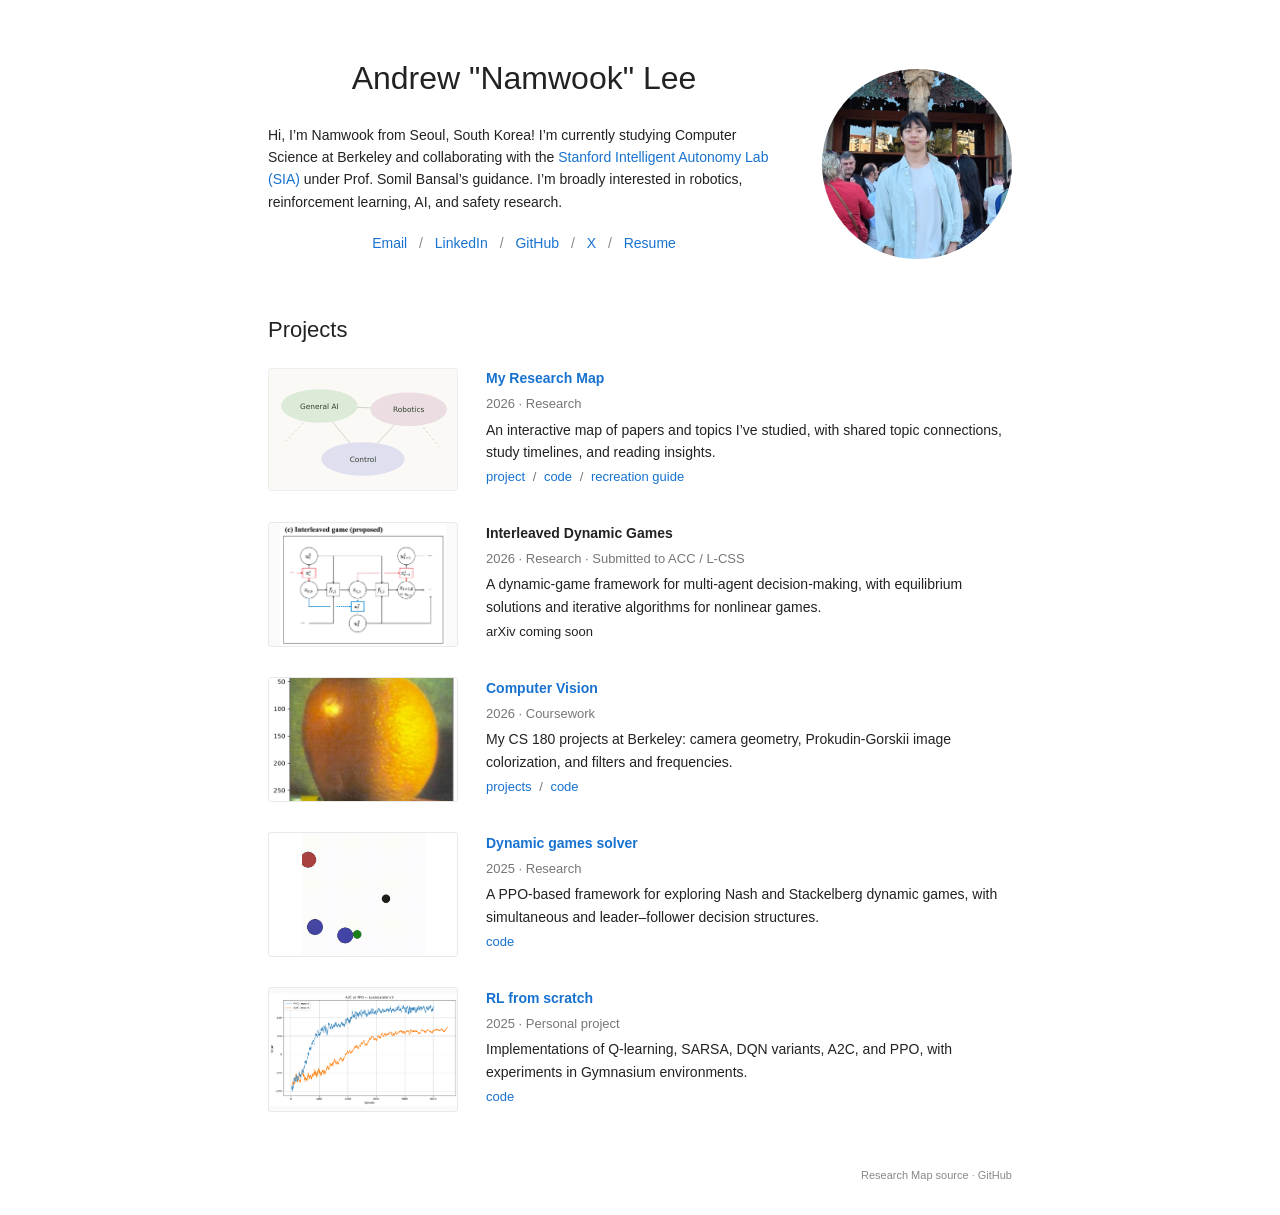
<file: index.html>
<!doctype html>
<html lang="en"><head><meta charset="utf-8"><meta name="viewport" content="width=device-width,initial-scale=1"><meta name="description" content="Andrew Namwook Lee — research interests, projects, and study notes."><title>Andrew &quot;Namwook&quot; Lee</title><link rel="stylesheet" href="styles.css"></head>
<body><main>
<section class="profile" aria-labelledby="name"><div class="profile-copy"><h1 id="name">Andrew &quot;Namwook&quot; Lee</h1><p>Hi, I’m Namwook from Seoul, South Korea! I’m currently studying Computer Science at Berkeley and collaborating with the <a href="https://smlbansal.github.io/sia-lab/">Stanford Intelligent Autonomy Lab (SIA)</a> under Prof. Somil Bansal’s guidance. I’m broadly interested in robotics, reinforcement learning, AI, and safety research.</p><p class="profile-links"><a href="mailto:namwook0921@berkeley.edu">Email</a><span aria-hidden="true"> / </span><a href="https://www.linkedin.com/in/andrewnamwooklee">LinkedIn</a><span aria-hidden="true"> / </span><a href="https://github.com/namwook0921">GitHub</a><span aria-hidden="true"> / </span><a href="https://x.com/nwlee6">X</a><span aria-hidden="true"> / </span><a href="assets/resume/Namwook_Lee_Resume.pdf">Resume</a></p></div><div class="profile-image"><img src="assets/profile/namwook.jpg" alt="Andrew Namwook Lee"></div></section>
<section id="projects"><h2>Projects</h2><article class="project"><a href="research-map/" class="project-image" aria-label="Open My Research Map"><svg viewBox="0 0 280 180" aria-hidden="true"><g fill="none" stroke="#bac5b5"><path d="M75 55L208 60L140 134Z"/><path stroke-dasharray="3 4" d="M75 55L25 108M208 60L253 116"/></g><ellipse cx="75" cy="55" rx="57" ry="25" fill="#dcead8"/><ellipse cx="208" cy="60" rx="57" ry="25" fill="#ecdde3"/><ellipse cx="140" cy="134" rx="62" ry="25" fill="#e0dff0"/><g fill="#344433" font-family="system-ui,sans-serif" font-size="11" text-anchor="middle"><text x="75" y="59">General AI</text><text x="208" y="64">Robotics</text><text x="140" y="138">Control</text></g></svg></a><div><h3><a href="research-map/">My Research Map</a></h3><p class="project-date">2026 · Research</p><p>An interactive map of papers and topics I’ve studied, with shared topic connections, study timelines, and reading insights.</p><p class="resource-links"><a href="research-map/">project</a><span> / </span><a href="https://github.com/namwook0921/research-map">code</a><span> / </span><a href="https://github.com/namwook0921/research-map/blob/main/docs/recreate-your-map.md">recreation guide</a></p></div></article><article class="project text-project"><div class="project-thumbnail"><img src="assets/thumbnails/interleaved-games.png" alt="Interleaved dynamic game diagram showing alternating player policies and state transitions" loading="lazy"></div><div><h3>Interleaved Dynamic Games</h3><p class="project-date">2026 · Research · Submitted to ACC / L-CSS</p><p>A dynamic-game framework for multi-agent decision-making, with equilibrium solutions and iterative algorithms for nonlinear games.</p><p class="resource-links">arXiv coming soon</p></div></article><article class="project text-project"><a class="project-thumbnail vision-thumb" href="https://namwook0921.github.io/cs180/"><img src="assets/thumbnails/computer-vision.png" alt="Apple and orange multiresolution image blend" loading="lazy"></a><div><h3><a href="https://namwook0921.github.io/cs180/">Computer Vision</a></h3><p class="project-date">2026 · Coursework</p><p>My CS 180 projects at Berkeley: camera geometry, Prokudin-Gorskii image colorization, and filters and frequencies.</p><p class="resource-links"><a href="https://namwook0921.github.io/cs180/">projects</a><span> / </span><a href="https://github.com/namwook0921/namwook0921.github.io">code</a></p></div></article><article class="project text-project"><a class="project-thumbnail game-thumb" href="https://github.com/namwook0921/dynamic-games-RL"><img src="assets/thumbnails/dynamic-games.png" alt="Multi-agent Stackelberg policy rollout" loading="lazy"></a><div><h3><a href="https://github.com/namwook0921/dynamic-games-RL">Dynamic games solver</a></h3><p class="project-date">2025 · Research</p><p>A PPO-based framework for exploring Nash and Stackelberg dynamic games, with simultaneous and leader–follower decision structures.</p><p class="resource-links"><a href="https://github.com/namwook0921/dynamic-games-RL">code</a></p></div></article><article class="project text-project"><a class="project-thumbnail plot-thumb" href="https://github.com/namwook0921/RL-practice"><img src="assets/thumbnails/rl-learning.png" alt="Learning curves comparing A2C and PPO in LunarLander" loading="lazy"></a><div><h3><a href="https://github.com/namwook0921/RL-practice">RL from scratch</a></h3><p class="project-date">2025 · Personal project</p><p>Implementations of Q-learning, SARSA, DQN variants, A2C, and PPO, with experiments in Gymnasium environments.</p><p class="resource-links"><a href="https://github.com/namwook0921/RL-practice">code</a></p></div></article></section>

<!-- Add verified Education, Publications, Experience, and Contact sections here when ready. -->
<footer><a href="https://github.com/namwook0921/research-map">Research Map source</a><span> · </span><a href="https://github.com/namwook0921">GitHub</a></footer>
</main></body></html>
</file>
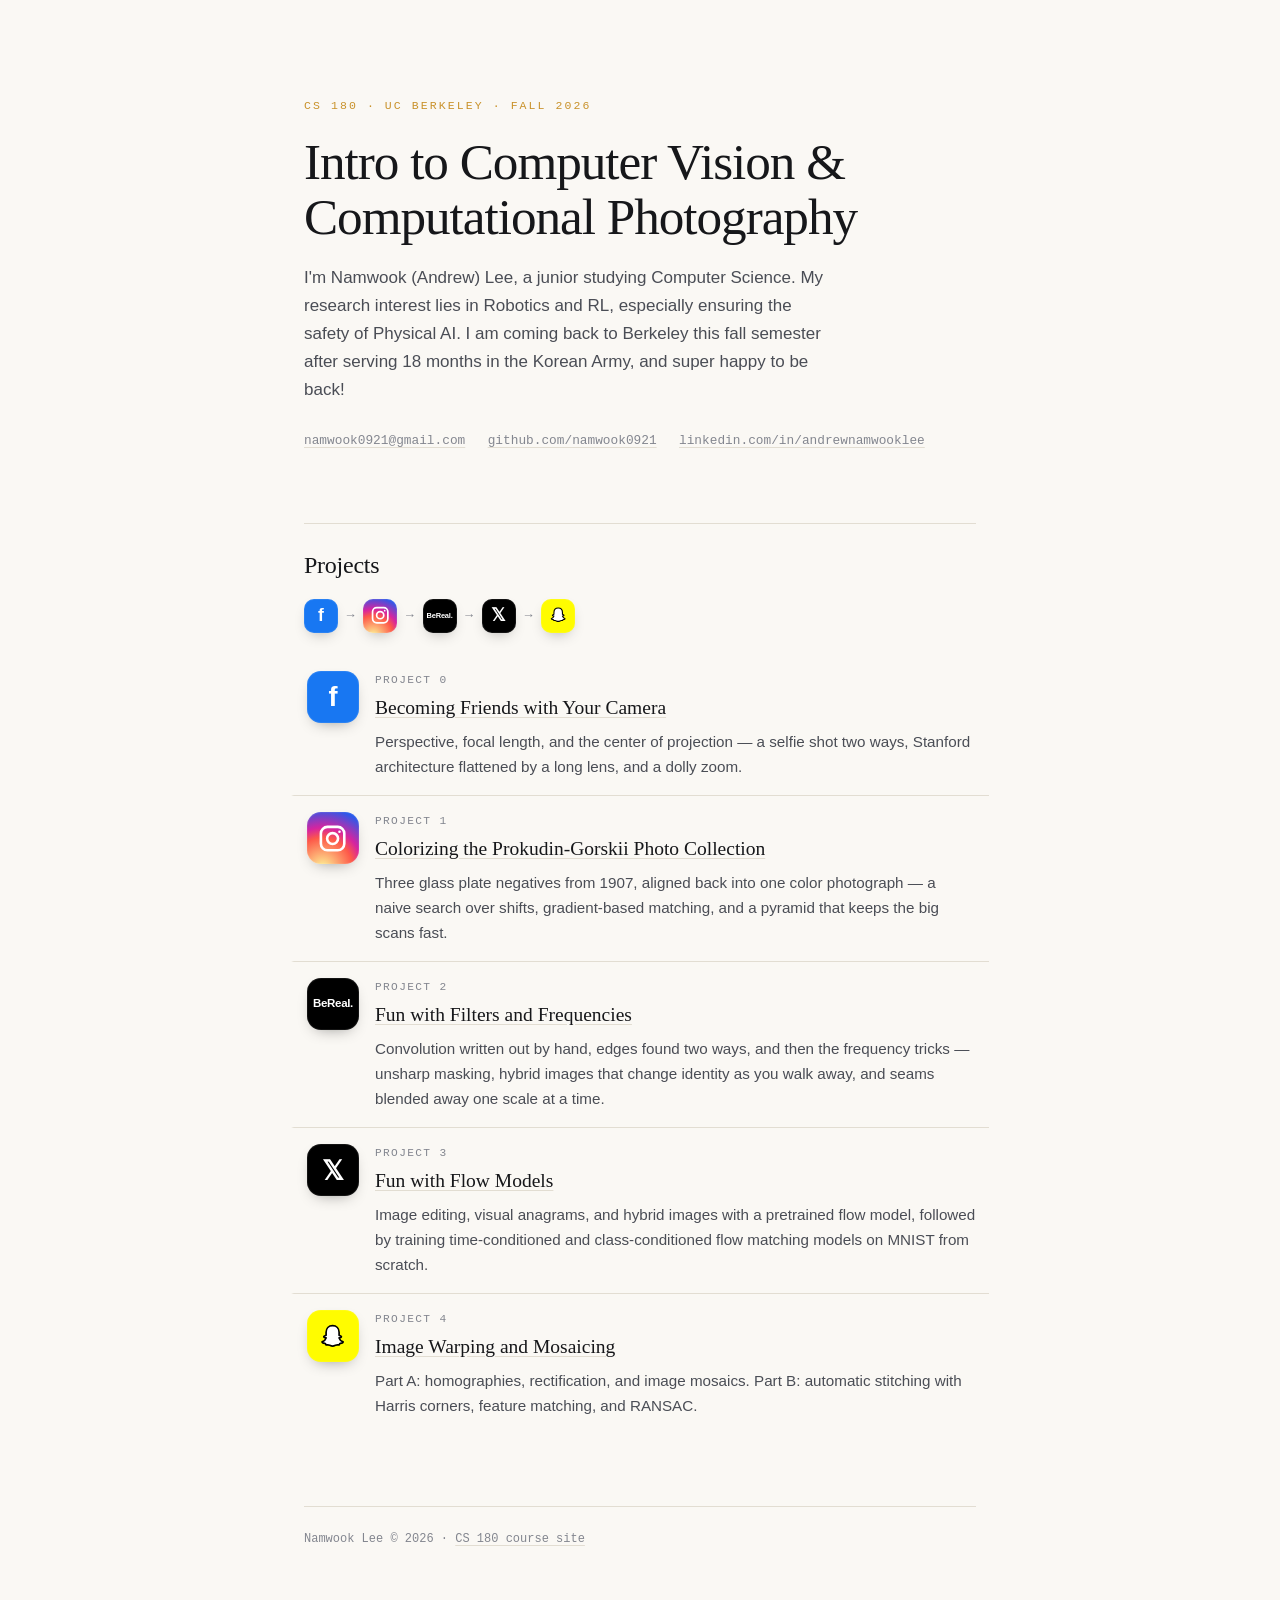
<file: cs180/index.html>
<!DOCTYPE html>
<html lang="en">
<head>
<meta charset="utf-8">
<meta name="viewport" content="width=device-width, initial-scale=1">
<title>Namwook Lee — CS 180, UC Berkeley</title>
<meta name="description" content="Coursework for CS 180: Intro to Computer Vision and Computational Photography at UC Berkeley, Fall 2026.">
<meta name="author" content="Namwook Lee">
<meta property="og:type" content="website">
<meta property="og:title" content="Namwook Lee — CS 180">
<meta property="og:description" content="Projects for CS 180 at UC Berkeley, Fall 2026.">
<link rel="icon" href="data:image/svg+xml,<svg xmlns='http://www.w3.org/2000/svg' viewBox='0 0 100 100'><rect width='100' height='100' rx='22' fill='%23003262'/><circle cx='50' cy='50' r='22' fill='none' stroke='%23fdb515' stroke-width='8'/><circle cx='50' cy='50' r='7' fill='%23fdb515'/></svg>">
<style>
  :root {
    color-scheme: light;
    --paper: #faf8f4;
    --ink: #16171a;
    --ink-2: #4a4d55;
    --ink-3: #83868f;
    --rule: #e2ddd2;
    --gold: #c9922b;   /* California Gold */
    --serif: "Iowan Old Style", "Palatino Linotype", Palatino, Georgia, serif;
    --sans: -apple-system, BlinkMacSystemFont, "Segoe UI", Helvetica, Arial, sans-serif;
    --mono: ui-monospace, SFMono-Regular, Menlo, Consolas, monospace;
  }
  @media (prefers-color-scheme: dark) {
    :root {
      color-scheme: dark;
      --paper: #0f1113; --ink: #edeae4; --ink-2: #b3b0aa; --ink-3: #7d7b76;
      --rule: #2a2e33; --gold: #f0b53f;
    }
  }

  * { box-sizing: border-box; }
  body {
    margin: 0 auto; padding: 0 1.5rem 5rem; max-width: 720px;
    background: var(--paper); color: var(--ink);
    font-family: var(--sans); font-size: 17px; line-height: 1.65;
    -webkit-font-smoothing: antialiased;
  }
  a { color: inherit; text-decoration-color: var(--rule); text-underline-offset: 3px; }
  a:hover { text-decoration-color: var(--gold); }

  header { padding: clamp(3rem, 10vw, 6rem) 0 0; }
  .course {
    font-family: var(--mono); font-size: .72rem; letter-spacing: .18em;
    text-transform: uppercase; color: var(--gold); margin: 0 0 1.2rem;
  }
  h1 {
    font-family: var(--serif); font-weight: 500; font-size: clamp(2.1rem, 6vw, 3.2rem);
    line-height: 1.08; letter-spacing: -.02em; margin: 0 0 1.2rem;
  }
  .lede { color: var(--ink-2); margin: 0 0 1.6rem; max-width: 55ch; }
  .meta {
    display: flex; flex-wrap: wrap; gap: .3rem 1.4rem;
    font-family: var(--mono); font-size: .8rem; color: var(--ink-3);
  }

  h2 {
    font-family: var(--serif); font-weight: 500; font-size: 1.5rem; letter-spacing: -.01em;
    margin: clamp(3rem, 7vw, 4.5rem) 0 1.2rem; padding-top: 1.4rem;
    border-top: 1px solid var(--rule);
  }

  /* Each project page is dressed up as a different social app. */
  .fb   { --app: #1877f2; }
  .ig   { --app: #d62976; }
  .br   { --app: #000; }
  .x    { --app: #000; }
  .snap { --app: #e6c800; }
  @media (prefers-color-scheme: dark) { .br, .x { --app: #f2f2f2; } }

  .appicon {
    width: 52px; height: 52px; border-radius: 14px; flex: none;
    display: grid; place-items: center; color: #fff; text-decoration: none;
    box-shadow: 0 6px 16px -8px rgba(0,0,0,.45), inset 0 0 0 1px rgba(255,255,255,.08);
    transition: transform .15s ease;
  }
  .appicon svg { width: 60%; height: 60%; }
  .appicon b { font-family: var(--sans); font-size: 1.7rem; line-height: 1; }
  .appicon b.wordmark { font-size: .72rem; font-weight: 800; letter-spacing: -.03em; }
  .fb .appicon   { background: #1877f2; }
  .ig .appicon   { background: radial-gradient(circle at 30% 107%, #fdf497 0%, #fd5949 45%, #d6249f 60%, #285aeb 90%); }
  .br .appicon   { background: #000; }
  .x .appicon    { background: #000; }
  .snap .appicon { background: #fffc00; color: #000; }
  @media (prefers-color-scheme: dark) { .br .appicon, .x .appicon { box-shadow: inset 0 0 0 1px #3a3d42; } }

  .apps { display: flex; flex-wrap: wrap; align-items: center; gap: .55rem; margin: -.4rem 0 1.4rem; }
  .apps .appicon { width: 34px; height: 34px; border-radius: 10px; }
  .apps .appicon b { font-size: 1.1rem; }
  .apps .appicon b.wordmark { font-size: .47rem; }
  .apps .arrow { color: var(--ink-3); font-family: var(--mono); font-size: .8rem; }
  .apps a:hover .appicon, ul.projects li:hover .appicon { transform: translateY(-2px) rotate(-4deg); }

  ul.projects { list-style: none; margin: 0; padding: 0; }
  ul.projects li {
    display: flex; gap: 1rem; align-items: flex-start;
    padding: 1rem .8rem; margin: 0 -.8rem; border-bottom: 1px solid var(--rule);
    border-left: 3px solid transparent; transition: background .15s ease, border-color .15s ease;
  }
  ul.projects li:last-child { border-bottom: none; }
  ul.projects li:hover { background: color-mix(in srgb, var(--app) 7%, transparent); border-left-color: var(--app); }
  .no {
    font-family: var(--mono); font-size: .7rem; letter-spacing: .12em;
    text-transform: uppercase; color: var(--ink-3);
  }
  .title { font-family: var(--serif); font-size: 1.22rem; margin: .15rem 0 .3rem; }
  .desc { color: var(--ink-2); font-size: .95rem; margin: 0; }
  .soon { color: var(--ink-3); }
  .soon .title { color: var(--ink-3); }

  p.body { color: var(--ink-2); max-width: 62ch; }

  footer {
    margin-top: clamp(3rem, 7vw, 4.5rem); padding-top: 1.4rem; border-top: 1px solid var(--rule);
    font-family: var(--mono); font-size: .75rem; color: var(--ink-3);
  }
</style>
</head>
<body>

<header>
  <p class="course">CS&nbsp;180 · UC Berkeley · Fall&nbsp;2026</p>
  <h1>Intro to Computer Vision &amp; Computational Photography</h1>
  <p class="lede">
    I'm Namwook (Andrew) Lee, a junior studying Computer Science. My research interest lies in
    Robotics and RL, especially ensuring the safety of Physical AI. I am coming back to Berkeley
    this fall semester after serving 18 months in the Korean Army, and super happy to be back!
  </p>
  <div class="meta">
    <a href="mailto:namwook0921@gmail.com">namwook0921@gmail.com</a>
    <a href="https://github.com/namwook0921">github.com/namwook0921</a>
    <a href="https://www.linkedin.com/in/andrewnamwooklee">linkedin.com/in/andrewnamwooklee</a>
  </div>
</header>

<main>
  <h2>Projects</h2>
  <div class="apps" aria-label="Each project page is styled as a different social app">
    <span class="fb"><a class="appicon" href="proj0/" aria-label="Facebook — open project"><b>f</b></a></span>
    <span class="arrow">→</span>
    <span class="ig"><a class="appicon" href="proj1/" aria-label="Instagram — open project"><svg viewBox="0 0 24 24" fill="none" stroke="#fff" stroke-width="2"><rect x="3" y="3" width="18" height="18" rx="5"/><circle cx="12" cy="12" r="4.2"/><circle cx="17.3" cy="6.7" r="1" fill="#fff" stroke="none"/></svg></a></span>
    <span class="arrow">→</span>
    <span class="br"><a class="appicon" href="proj2/" aria-label="BeReal — open project"><b class="wordmark">BeReal.</b></a></span>
    <span class="arrow">→</span>
    <span class="x"><a class="appicon" href="proj3/" aria-label="X — open project"><b>𝕏</b></a></span>
    <span class="arrow">→</span>
    <span class="snap"><a class="appicon" href="proj4/" aria-label="Snapchat — open project"><svg viewBox="0 0 24 24"><path d="M12 3.5c-3 0-5 2.2-5 5.2v2.2l-1.5.8c-.5.3-.3.8.2 1l1.3.3c-.5 1.5-1.6 2.6-3.1 3.1 0 .8 1.5 1 2.5 1.2l.5 1h1.5c1 0 2 1 3.6 1s2.6-1 3.6-1h1.5l.5-1c1-.2 2.5-.4 2.5-1.2-1.5-.5-2.6-1.6-3.1-3.1l1.3-.3c.5-.2.7-.7.2-1l-1.5-.8V8.7c0-3-2-5.2-5-5.2z" fill="#fff" stroke="#000" stroke-width="1.3" stroke-linejoin="round"/></svg></a></span>
  </div>
  <ul class="projects">
    <li class="fb">
      <a class="appicon" href="proj0/" aria-label="Facebook — open project"><b>f</b></a>
      <div>
      <div class="no">Project 0</div>
      <div class="title"><a href="proj0/">Becoming Friends with Your Camera</a></div>
      <p class="desc">
        Perspective, focal length, and the center of projection — a selfie shot two ways, Stanford
        architecture flattened by a long lens, and a dolly zoom.
      </p>
      </div>
    </li>
    <li class="ig">
      <a class="appicon" href="proj1/" aria-label="Instagram — open project"><svg viewBox="0 0 24 24" fill="none" stroke="#fff" stroke-width="2"><rect x="3" y="3" width="18" height="18" rx="5"/><circle cx="12" cy="12" r="4.2"/><circle cx="17.3" cy="6.7" r="1" fill="#fff" stroke="none"/></svg></a>
      <div>
      <div class="no">Project 1</div>
      <div class="title"><a href="proj1/">Colorizing the Prokudin-Gorskii Photo Collection</a></div>
      <p class="desc">
        Three glass plate negatives from 1907, aligned back into one color photograph — a naive
        search over shifts, gradient-based matching, and a pyramid that keeps the big scans fast.
      </p>
      </div>
    </li>
    <li class="br">
      <a class="appicon" href="proj2/" aria-label="BeReal — open project"><b class="wordmark">BeReal.</b></a>
      <div>
      <div class="no">Project 2</div>
      <div class="title"><a href="proj2/">Fun with Filters and Frequencies</a></div>
      <p class="desc">
        Convolution written out by hand, edges found two ways, and then the frequency tricks — unsharp
        masking, hybrid images that change identity as you walk away, and seams blended away one scale
        at a time.
      </p>
      </div>
    </li>
    <li class="x">
      <a class="appicon" href="proj3/" aria-label="X — open project"><b>𝕏</b></a>
      <div>
      <div class="no">Project 3</div>
      <div class="title"><a href="proj3/">Fun with Flow Models</a></div>
      <p class="desc">
        Image editing, visual anagrams, and hybrid images with a pretrained flow model, followed by
        training time-conditioned and class-conditioned flow matching models on MNIST from scratch.
      </p>
      </div>
    </li>
    <li class="snap">
      <a class="appicon" href="proj4/" aria-label="Snapchat — open project"><svg viewBox="0 0 24 24"><path d="M12 3.5c-3 0-5 2.2-5 5.2v2.2l-1.5.8c-.5.3-.3.8.2 1l1.3.3c-.5 1.5-1.6 2.6-3.1 3.1 0 .8 1.5 1 2.5 1.2l.5 1h1.5c1 0 2 1 3.6 1s2.6-1 3.6-1h1.5l.5-1c1-.2 2.5-.4 2.5-1.2-1.5-.5-2.6-1.6-3.1-3.1l1.3-.3c.5-.2.7-.7.2-1l-1.5-.8V8.7c0-3-2-5.2-5-5.2z" fill="#fff" stroke="#000" stroke-width="1.3" stroke-linejoin="round"/></svg></a>
      <div>
      <div class="no">Project 4</div>
      <div class="title"><a href="proj4/">Image Warping and Mosaicing</a></div>
      <p class="desc">
        Part A: homographies, rectification, and image mosaics. Part B: automatic stitching with Harris corners, feature matching, and RANSAC.
      </p>
      </div>
    </li>
  </ul>

</main>

<footer>
  Namwook Lee © 2026 ·
  <a href="https://cal-cs180.github.io/fa26/">CS 180 course site</a>
</footer>

</body>
</html>
</file>
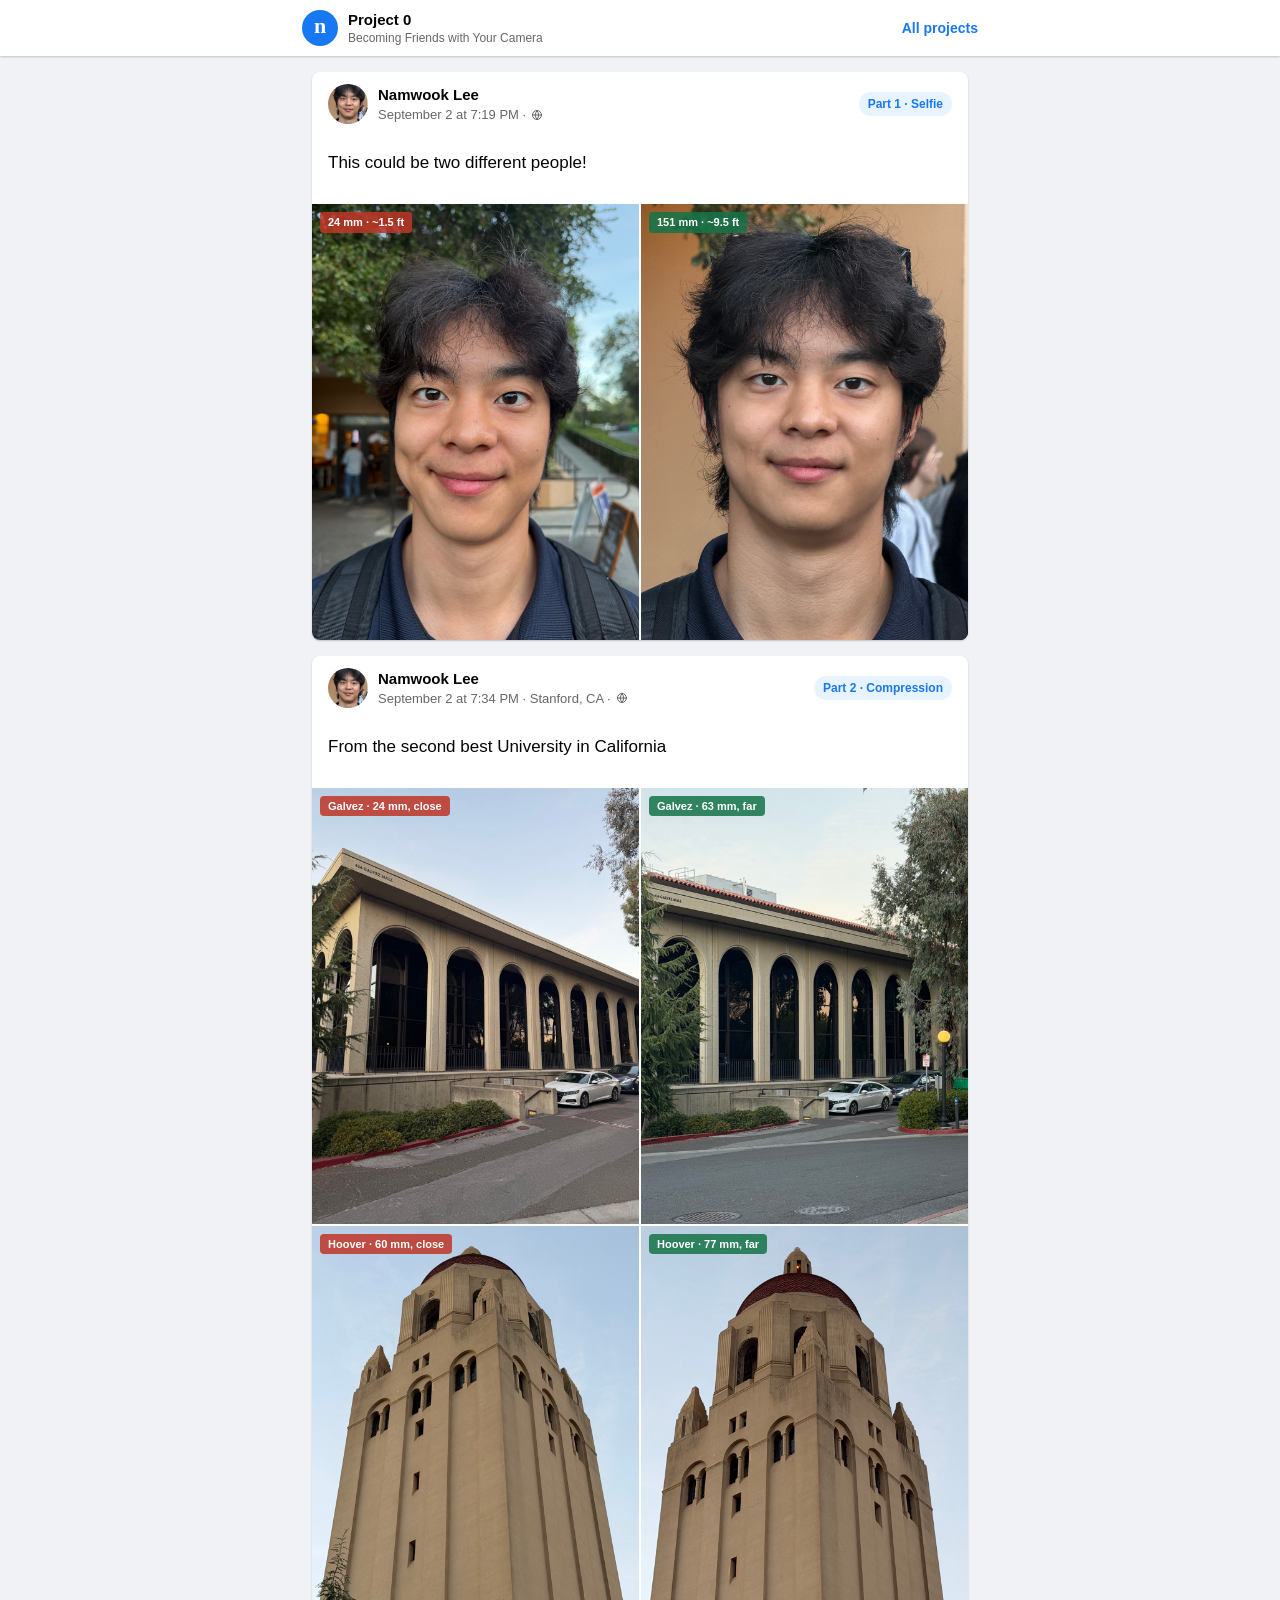
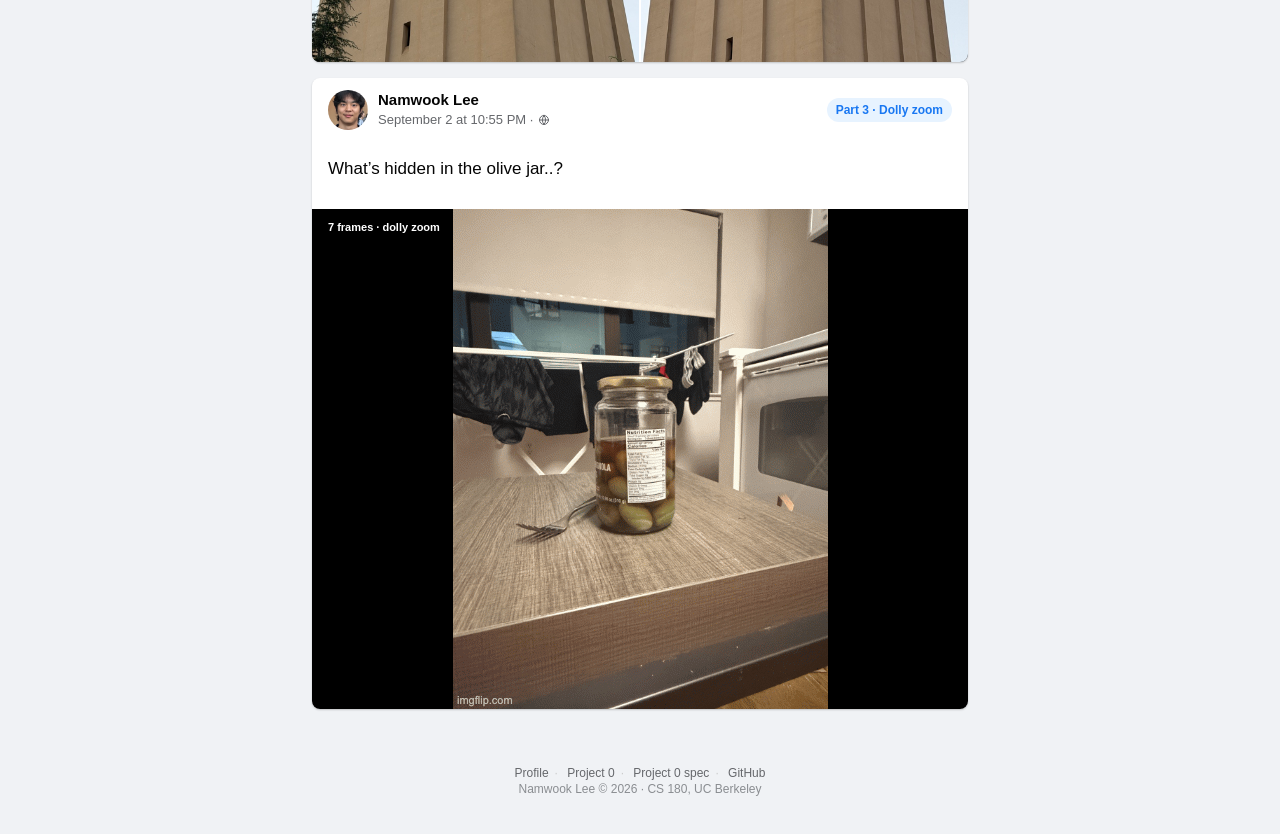
<file: proj0/index.html>
<!doctype html><html><head><meta charset="utf-8"><meta http-equiv="refresh" content="0;url=/cs180/proj0/"><title>Project moved</title></head><body><a href="/cs180/proj0/">Open CS 180 project</a></body></html>
</file>
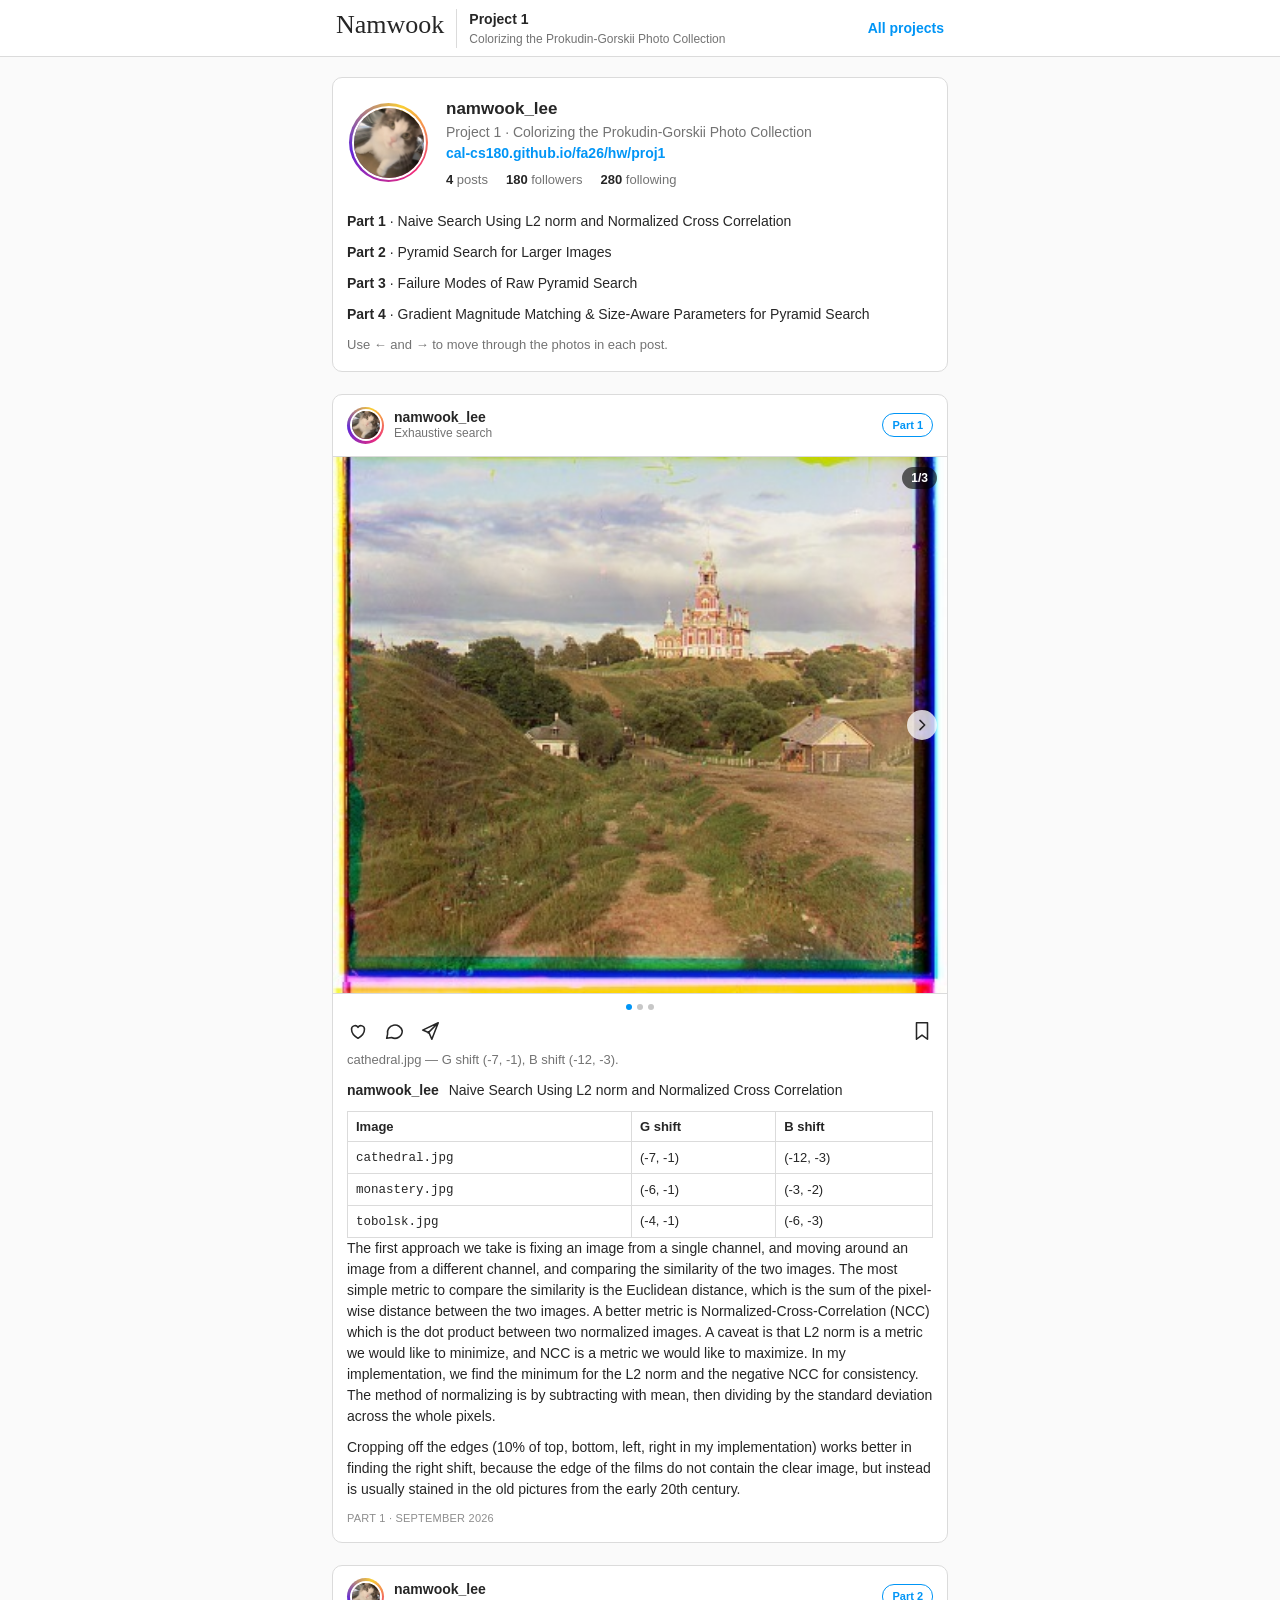
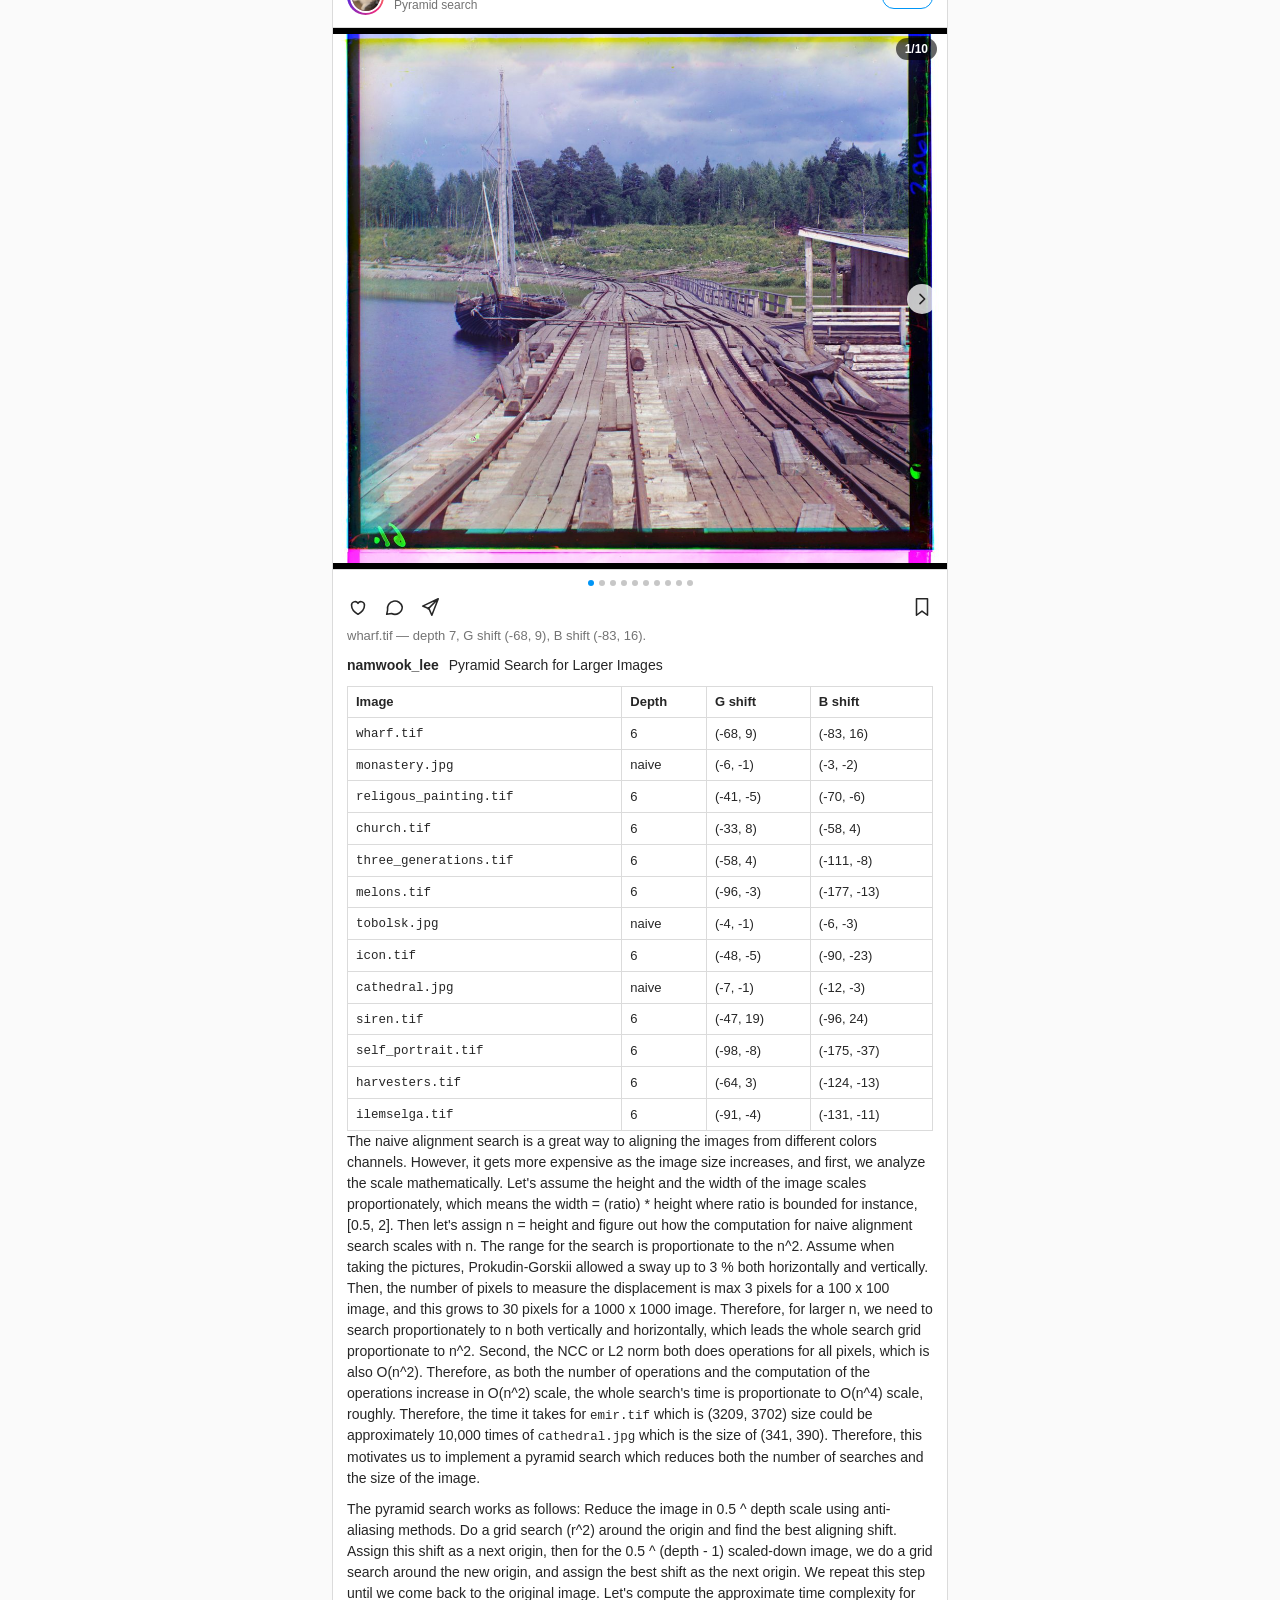
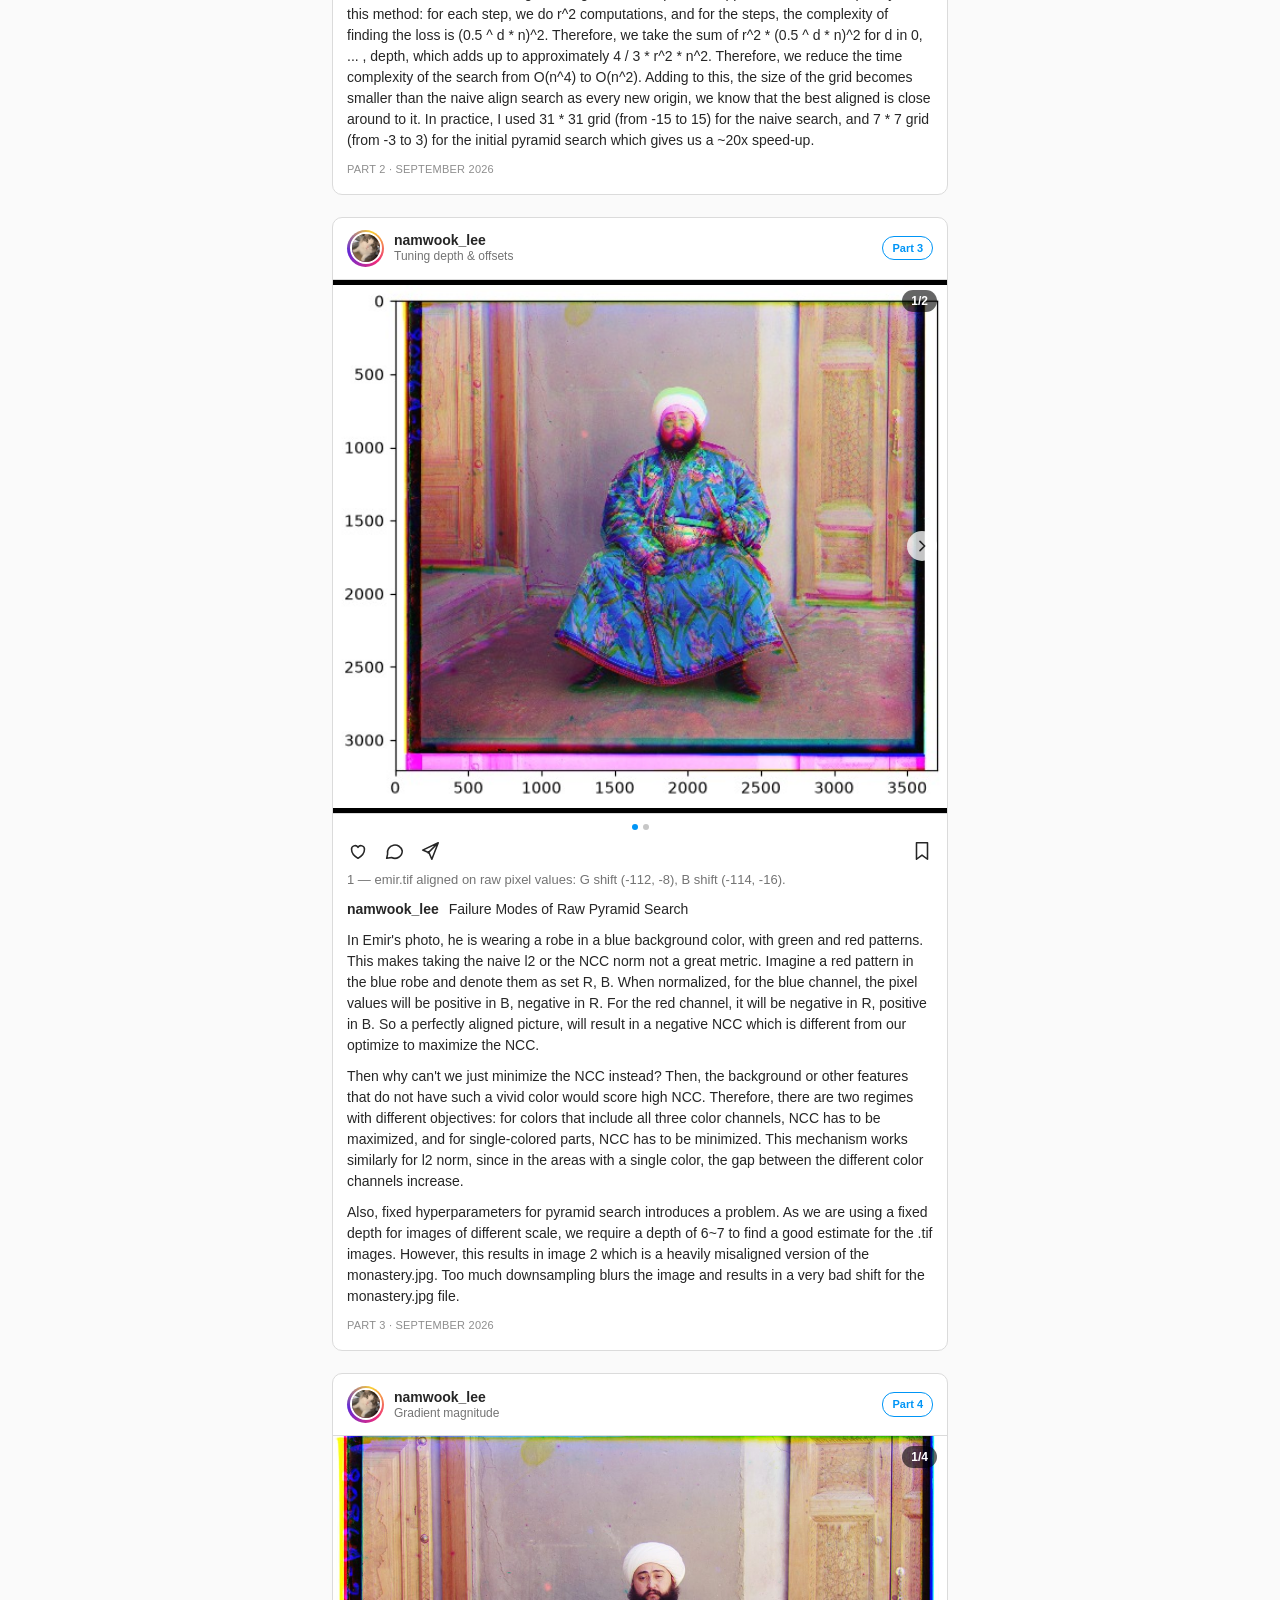
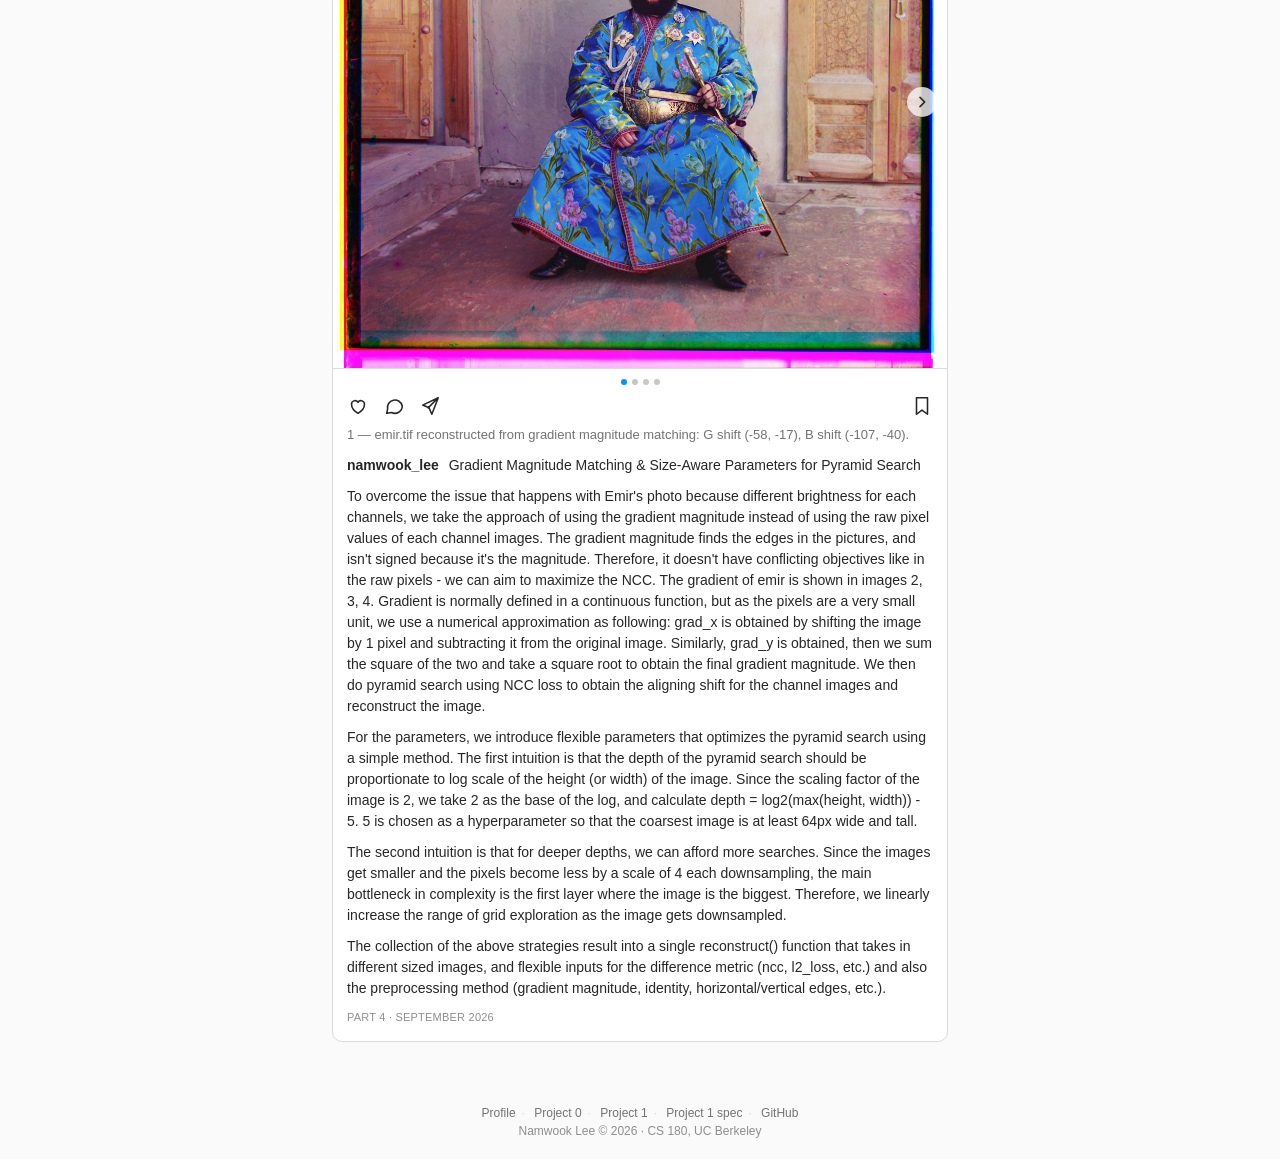
<file: proj1/index.html>
<!doctype html><html><head><meta charset="utf-8"><meta http-equiv="refresh" content="0;url=/cs180/proj1/"><title>Project moved</title></head><body><a href="/cs180/proj1/">Open CS 180 project</a></body></html>
</file>
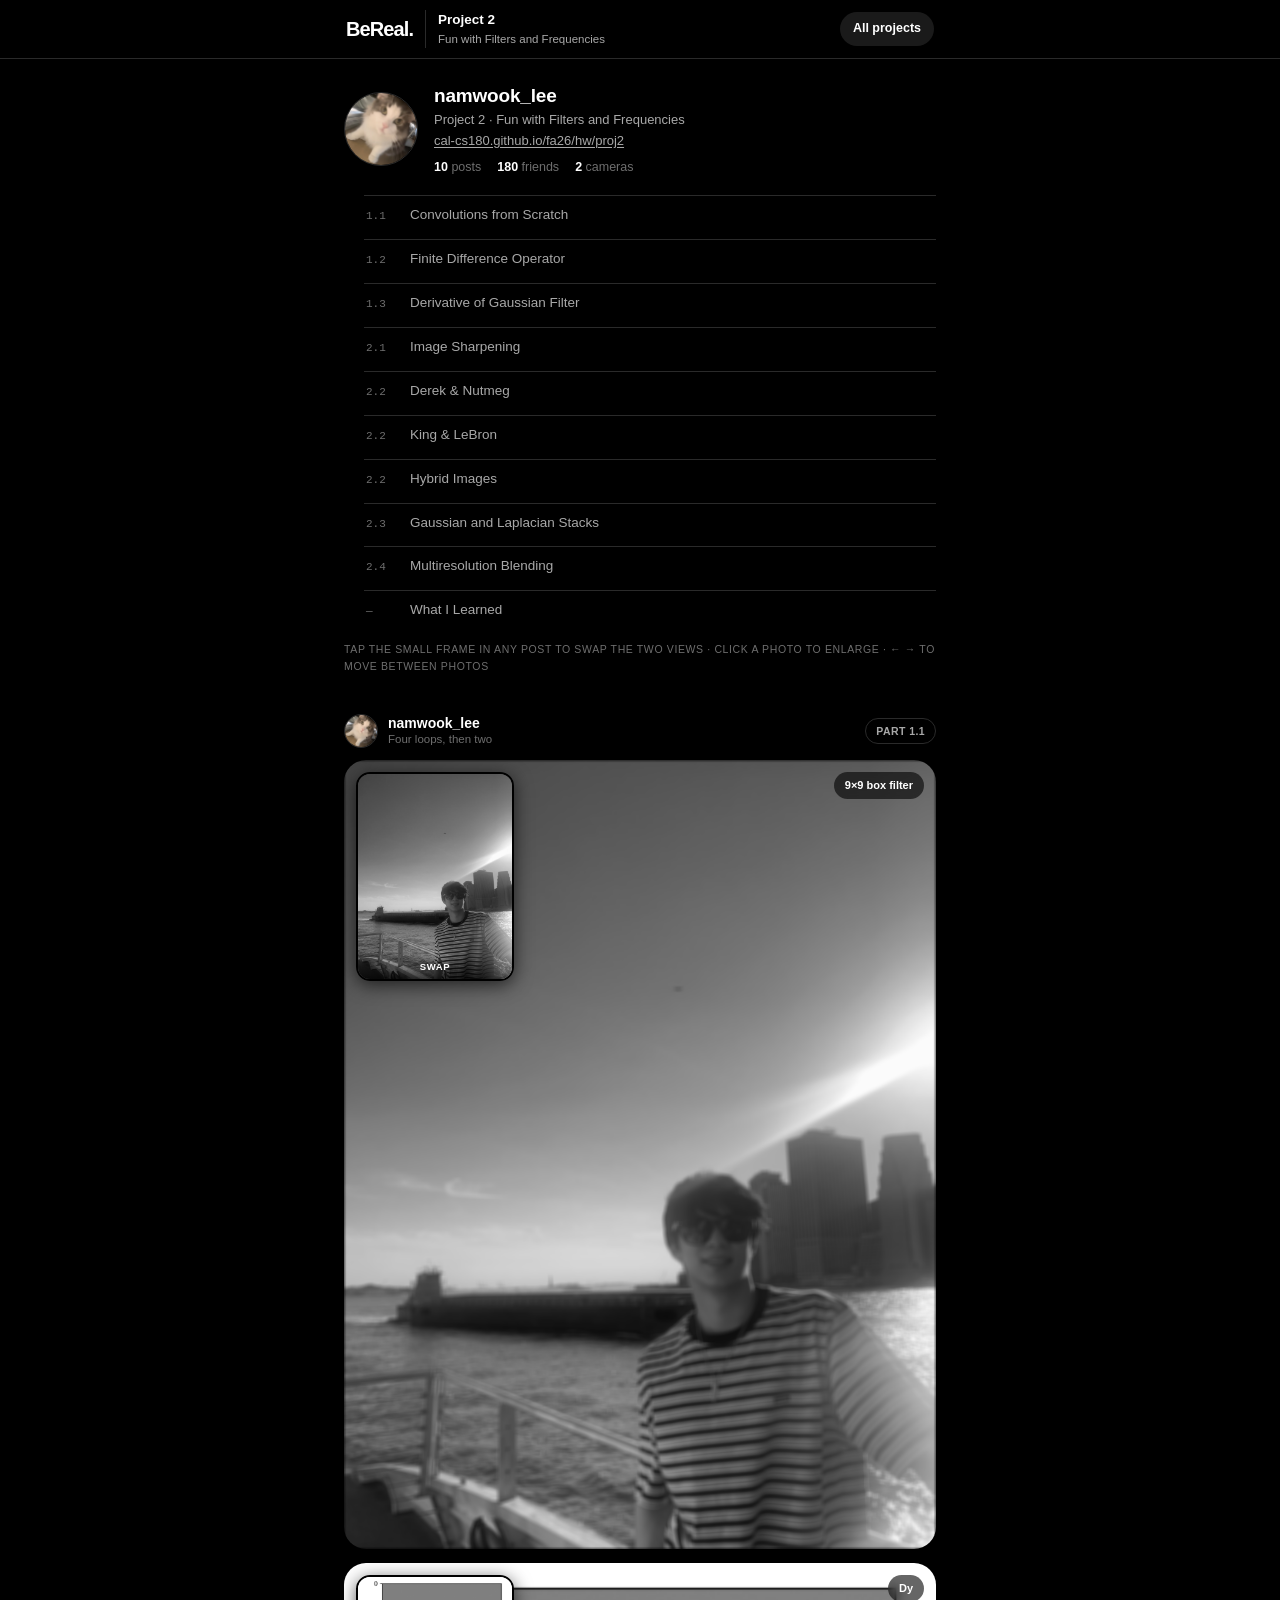
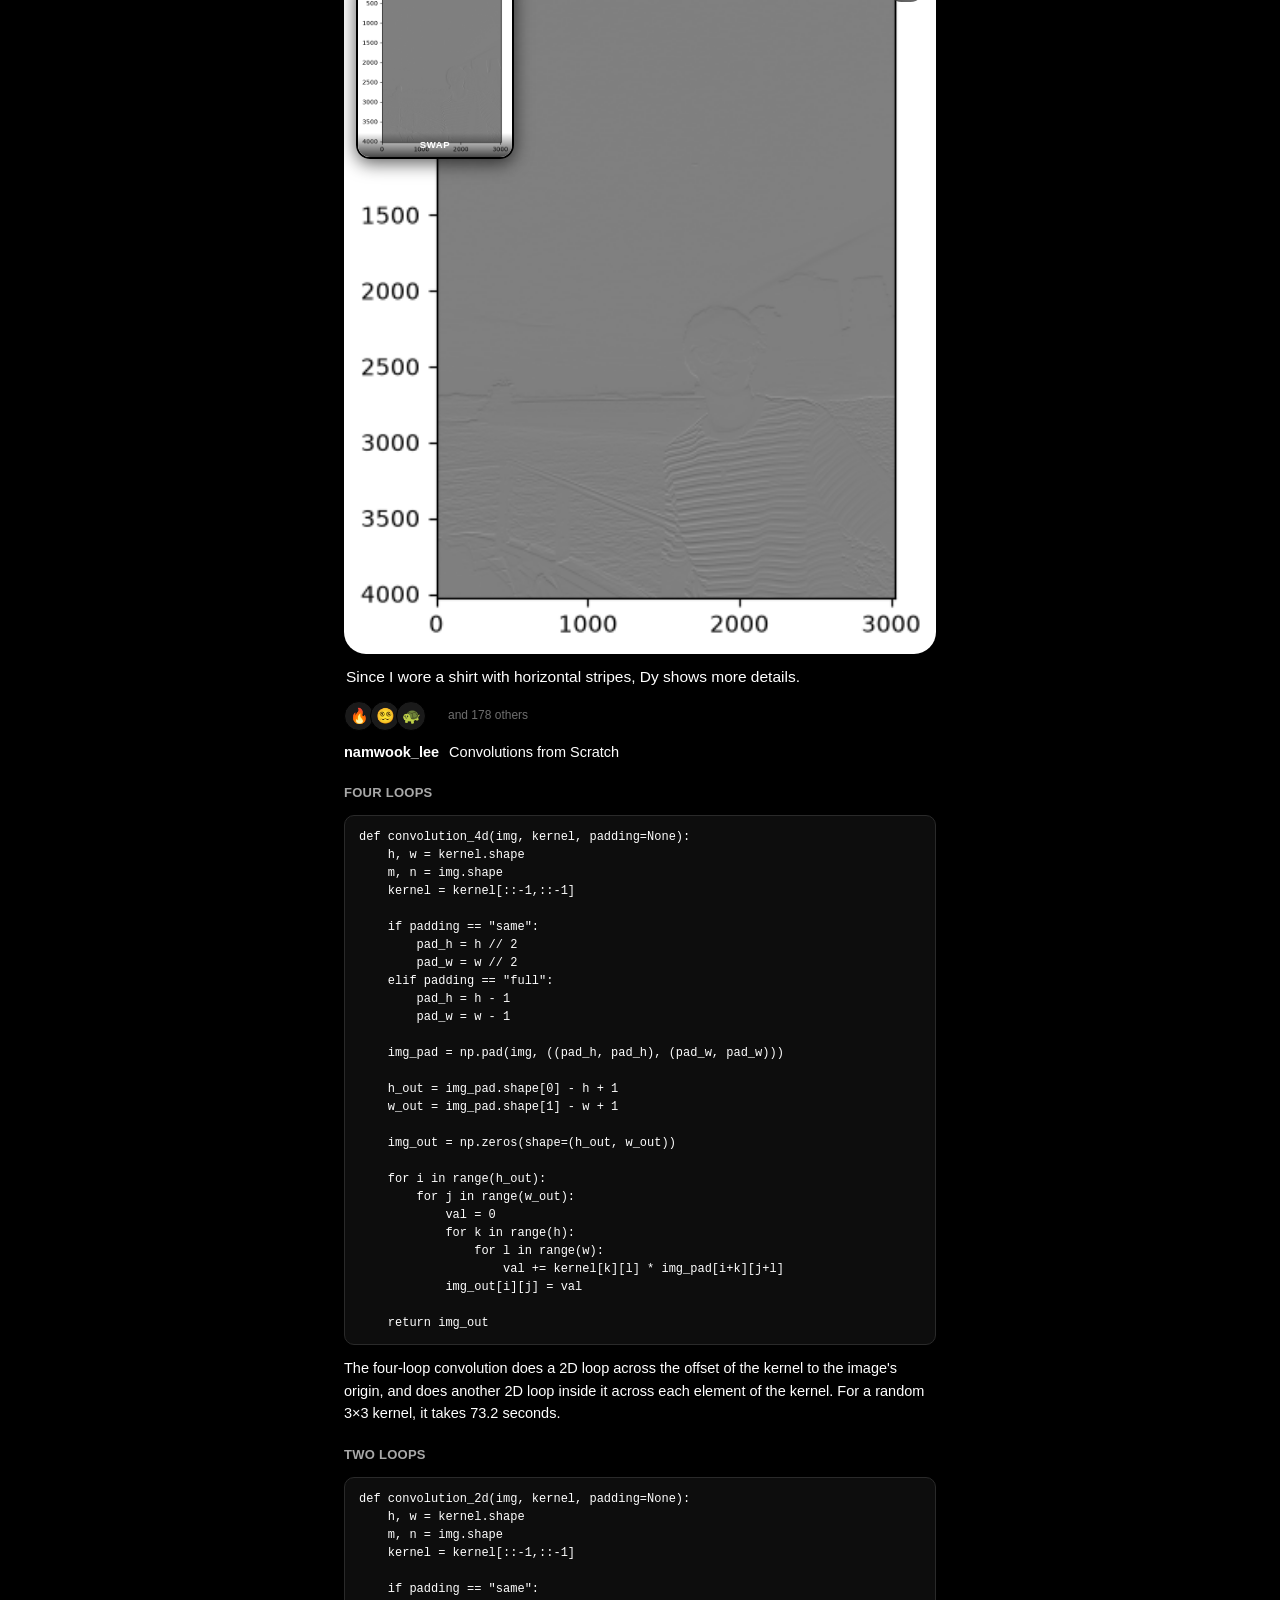
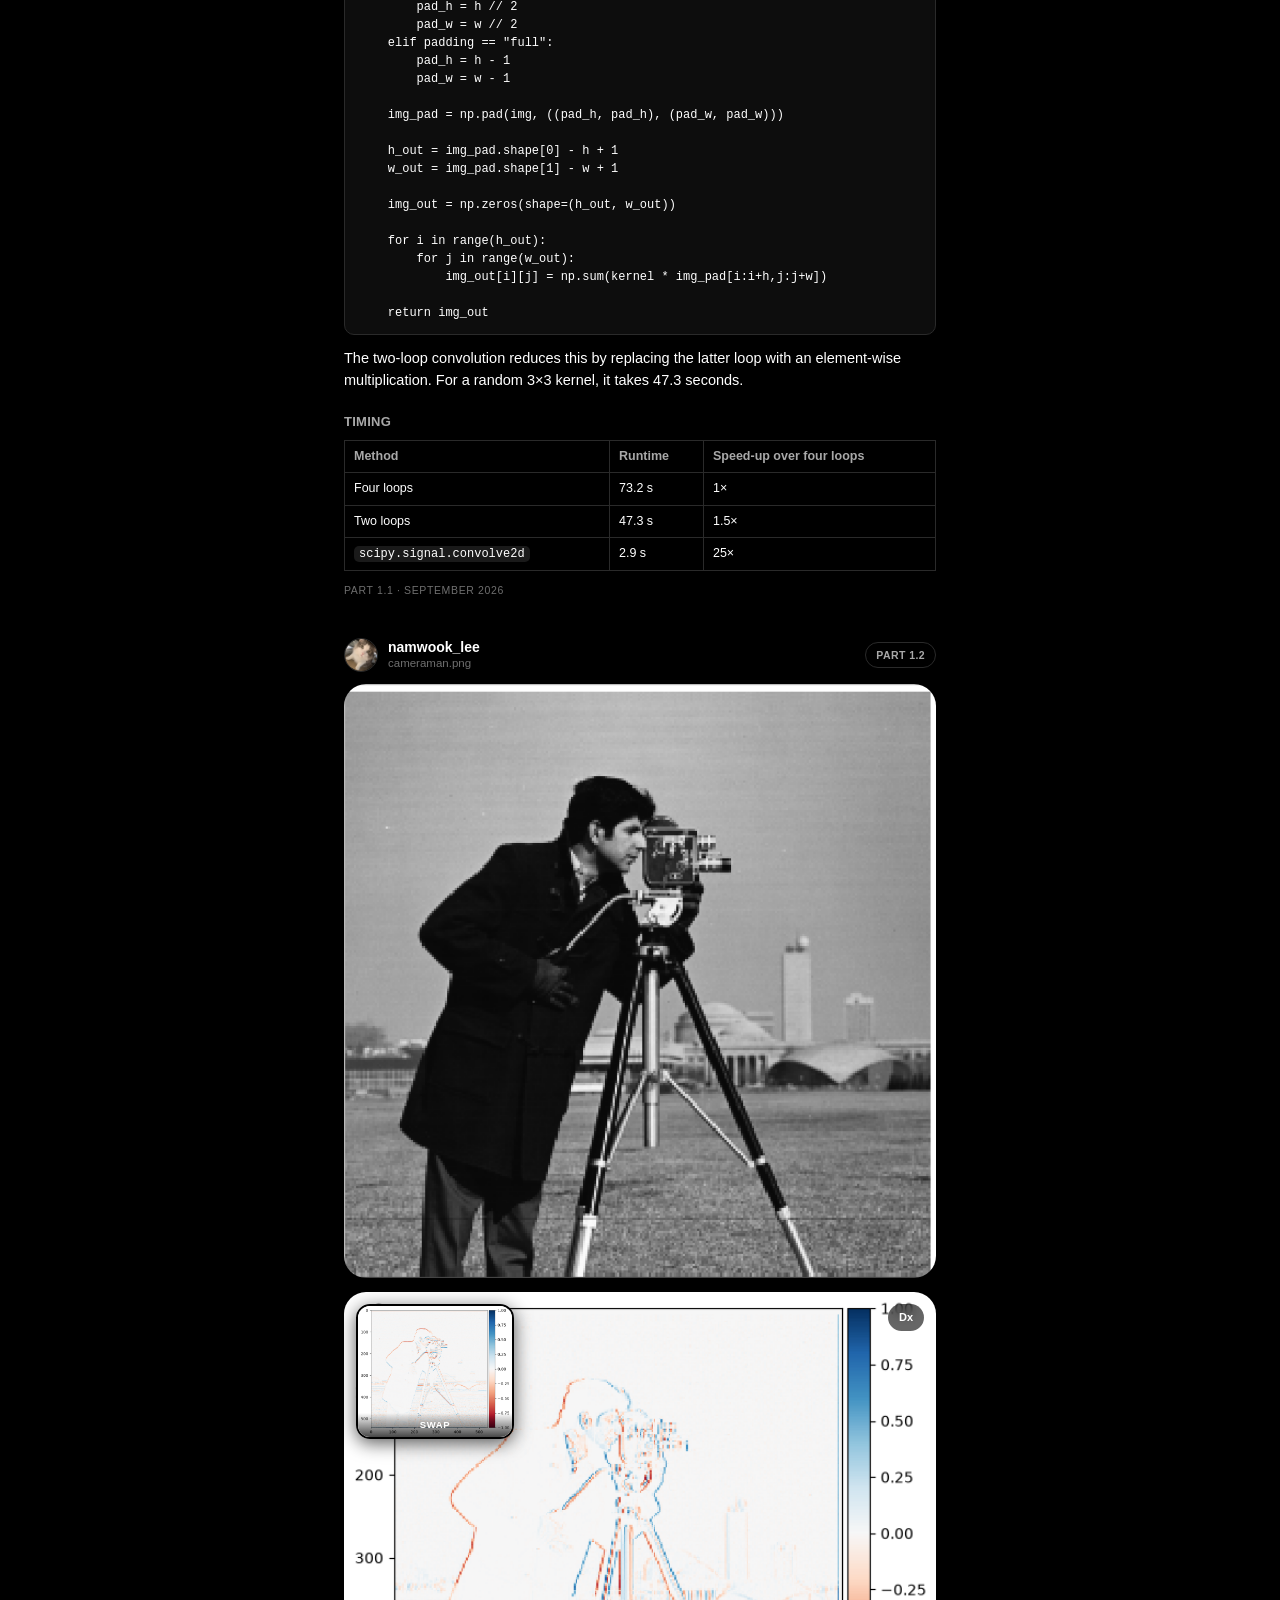
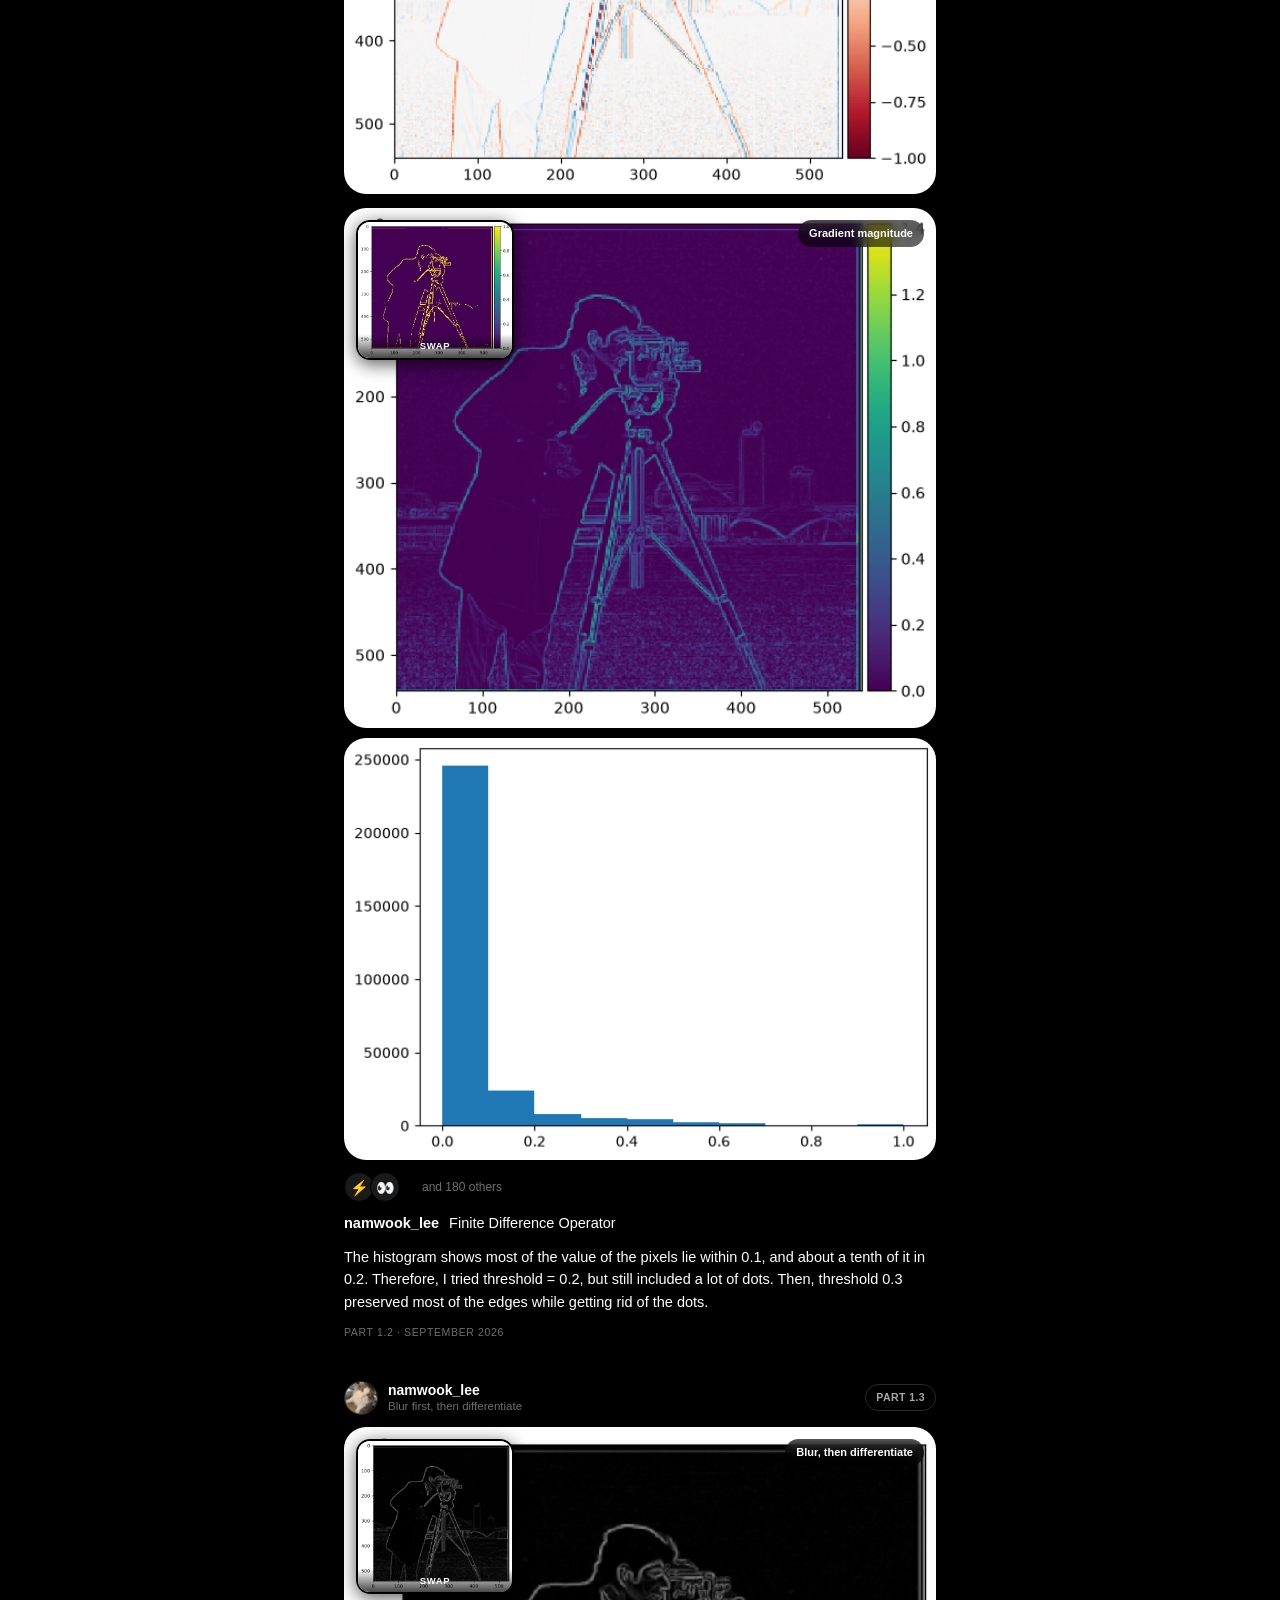
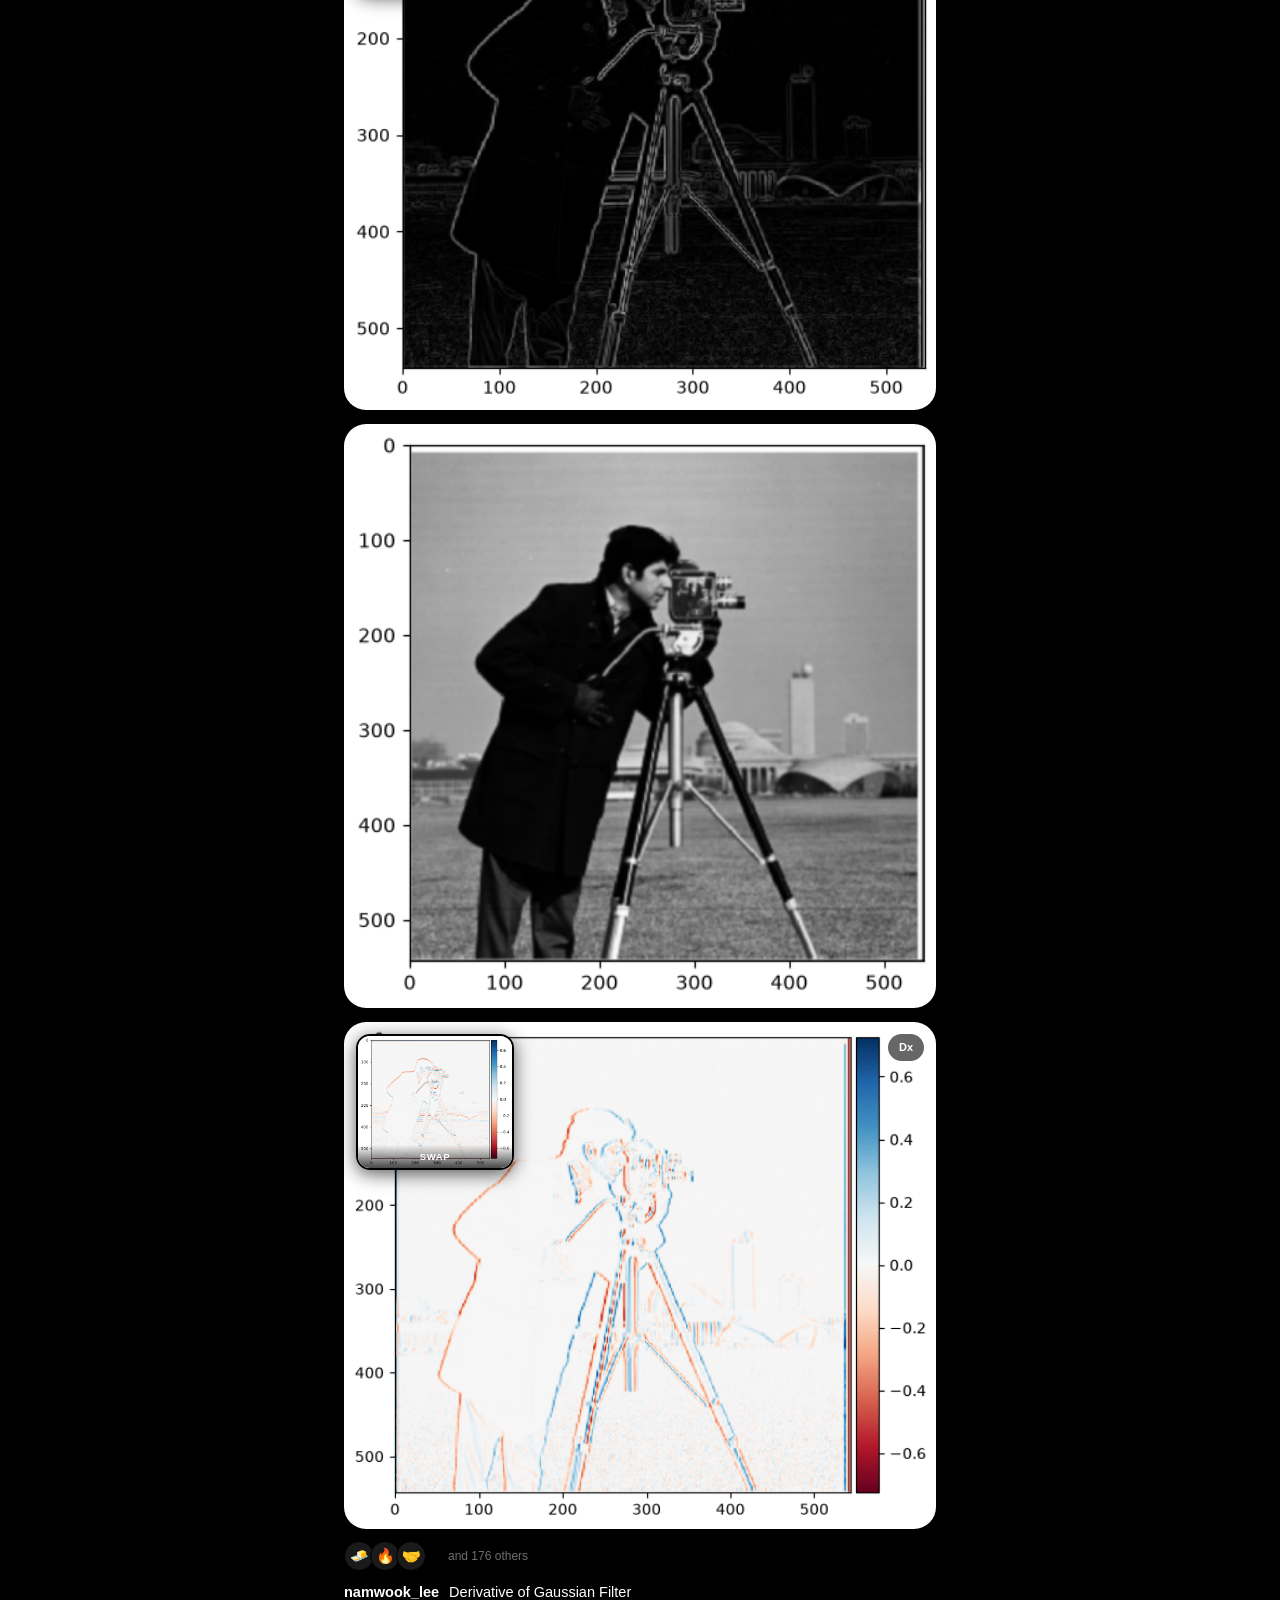
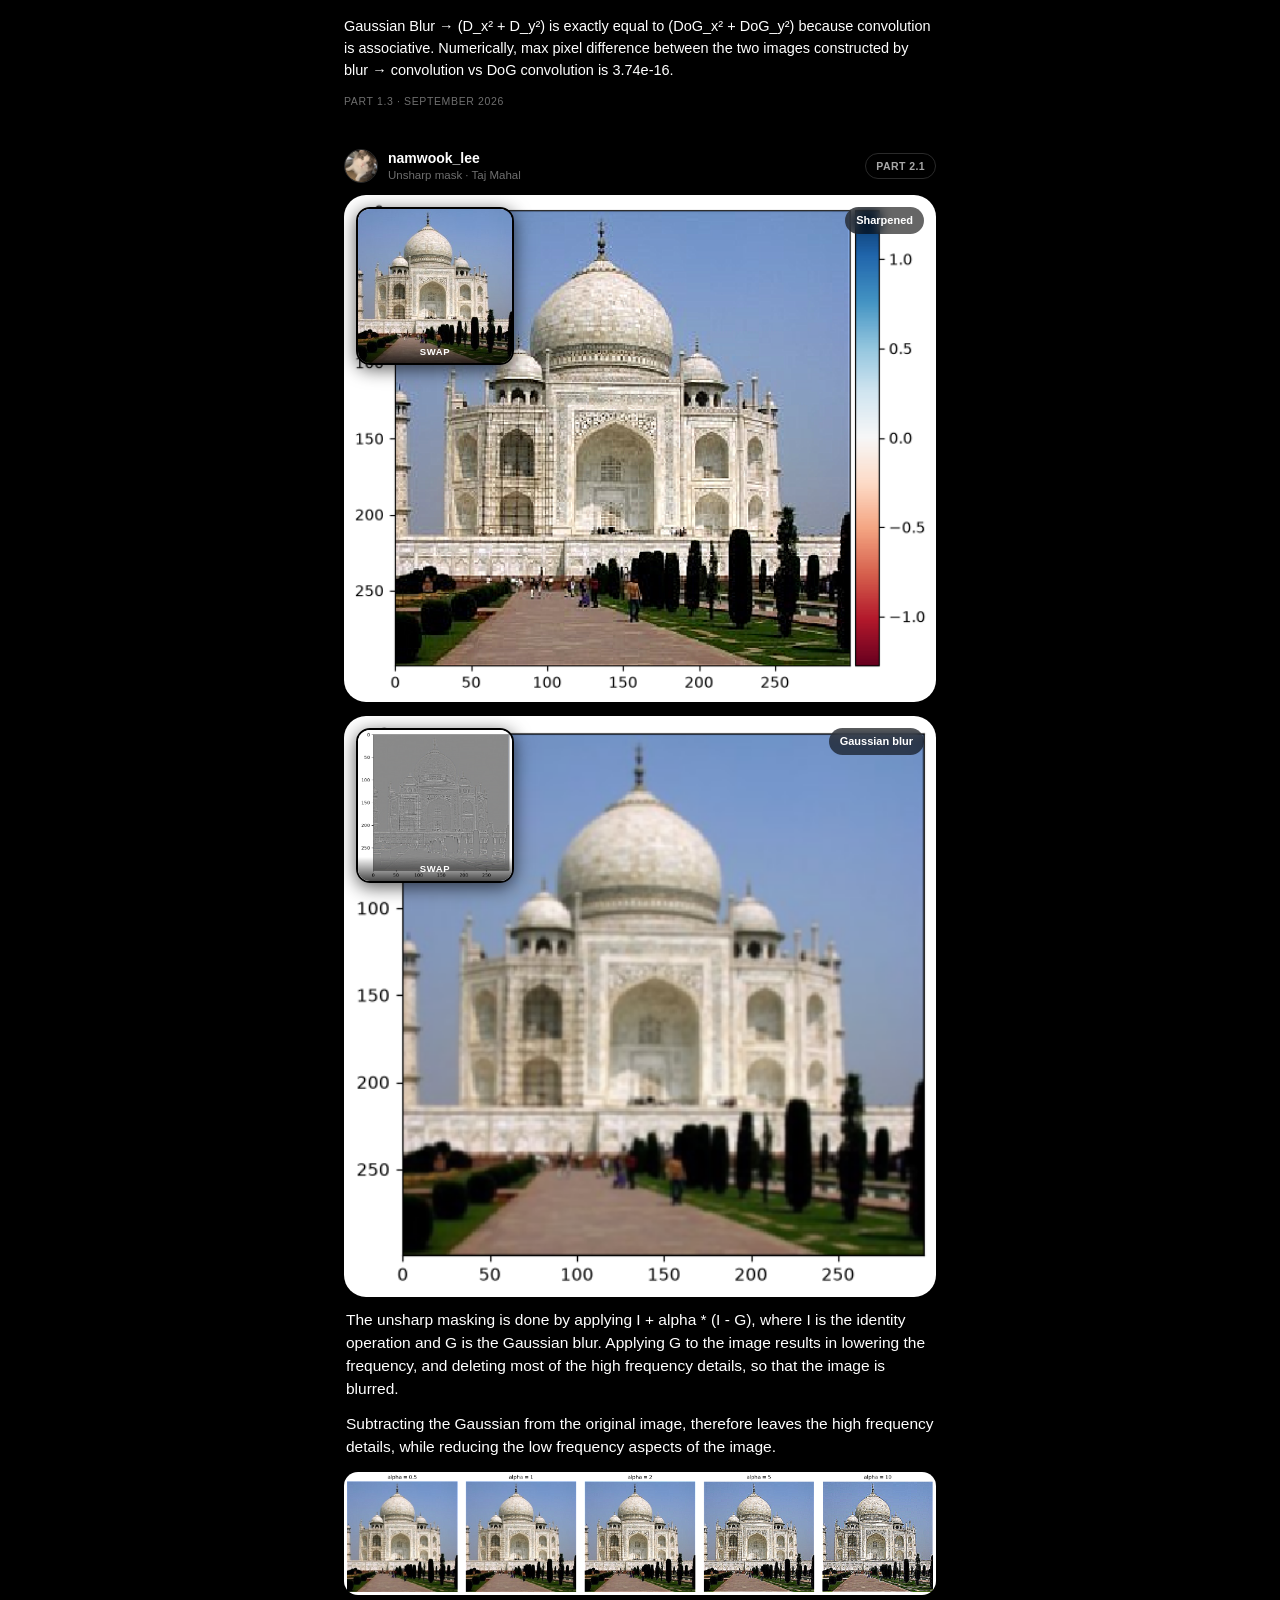
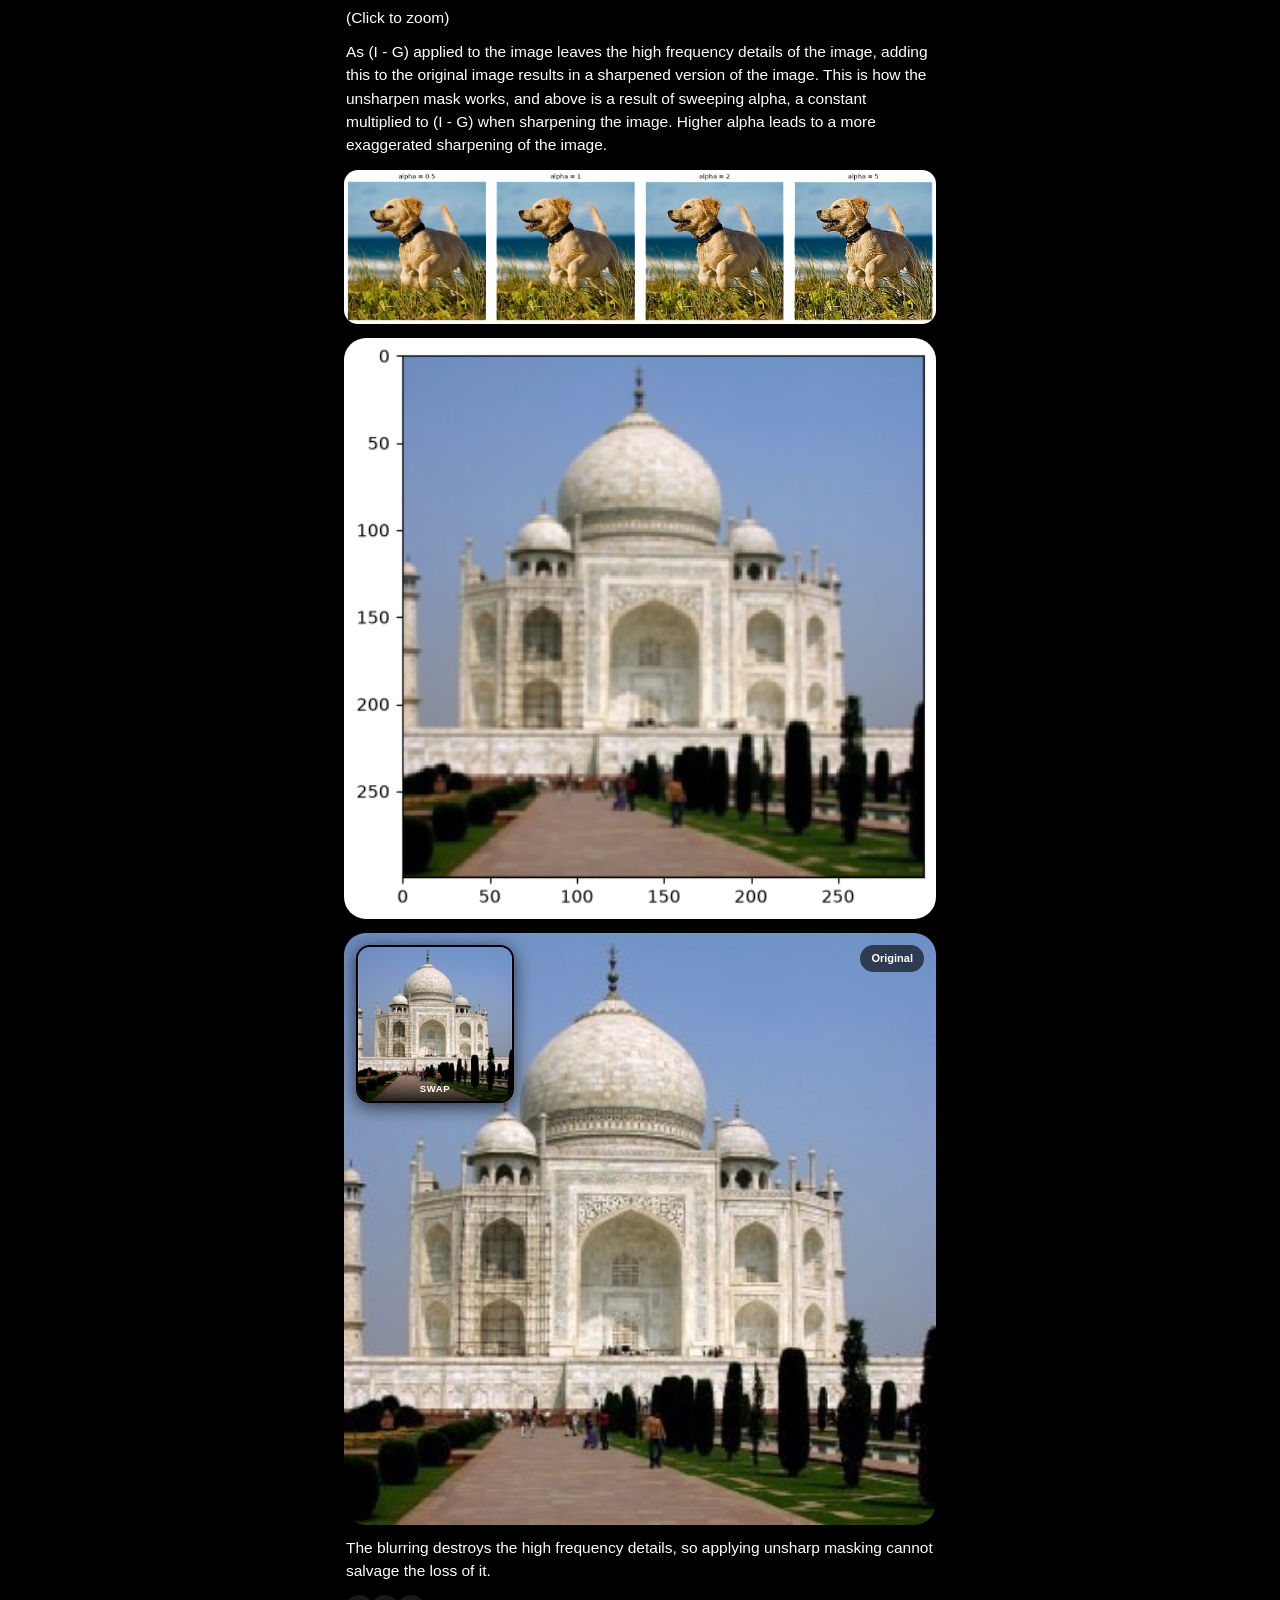
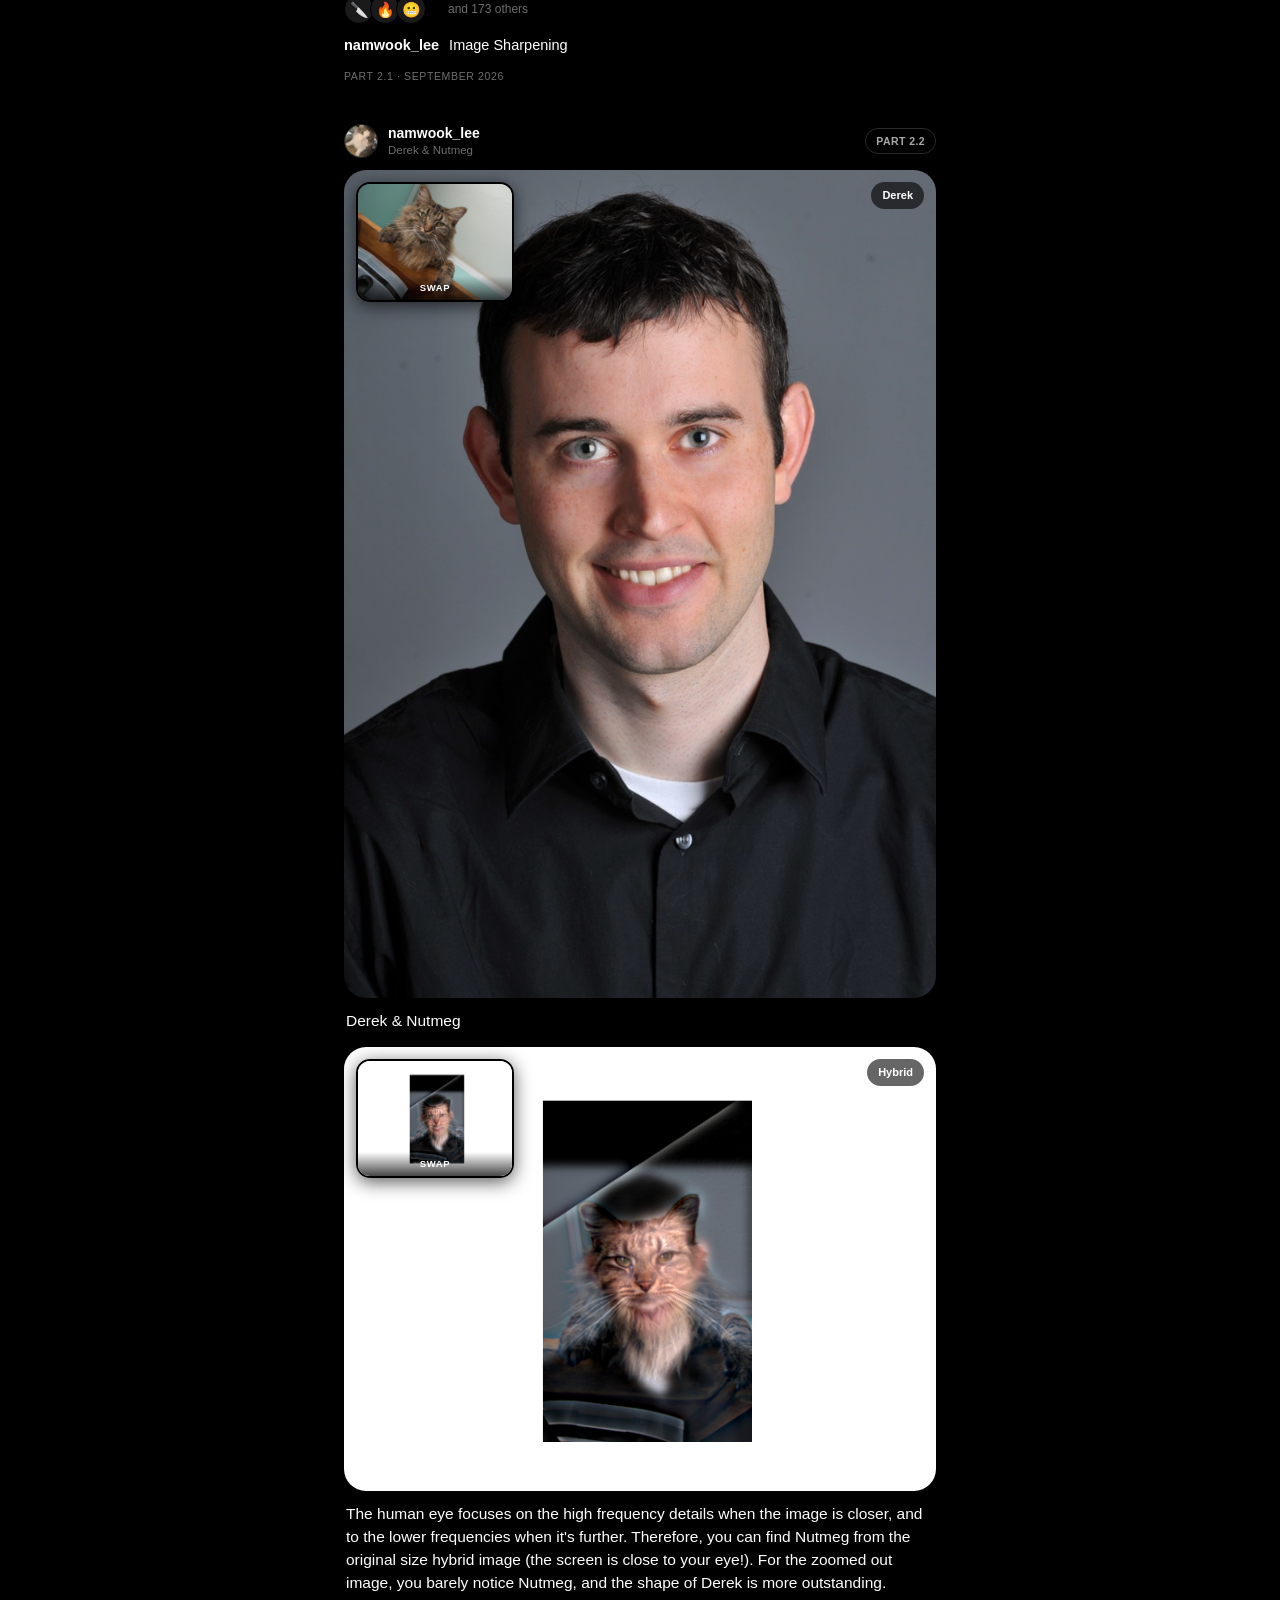
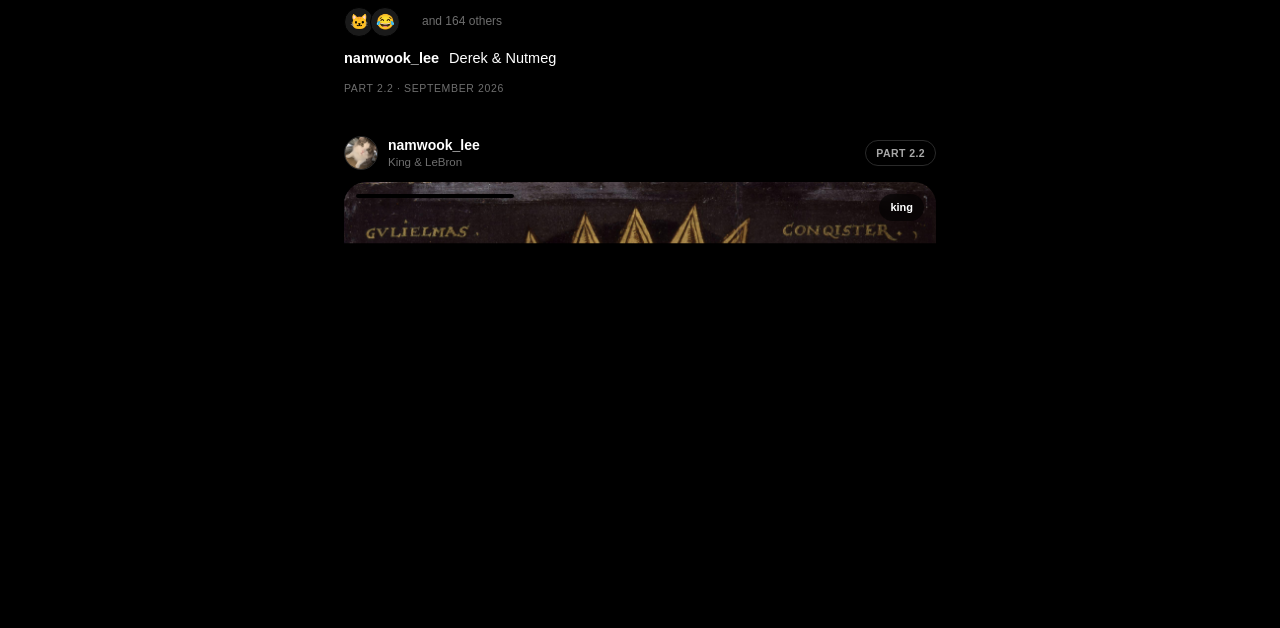
<file: proj2/index.html>
<!doctype html><html><head><meta charset="utf-8"><meta http-equiv="refresh" content="0;url=/cs180/proj2/"><title>Project moved</title></head><body><a href="/cs180/proj2/">Open CS 180 project</a></body></html>
</file>
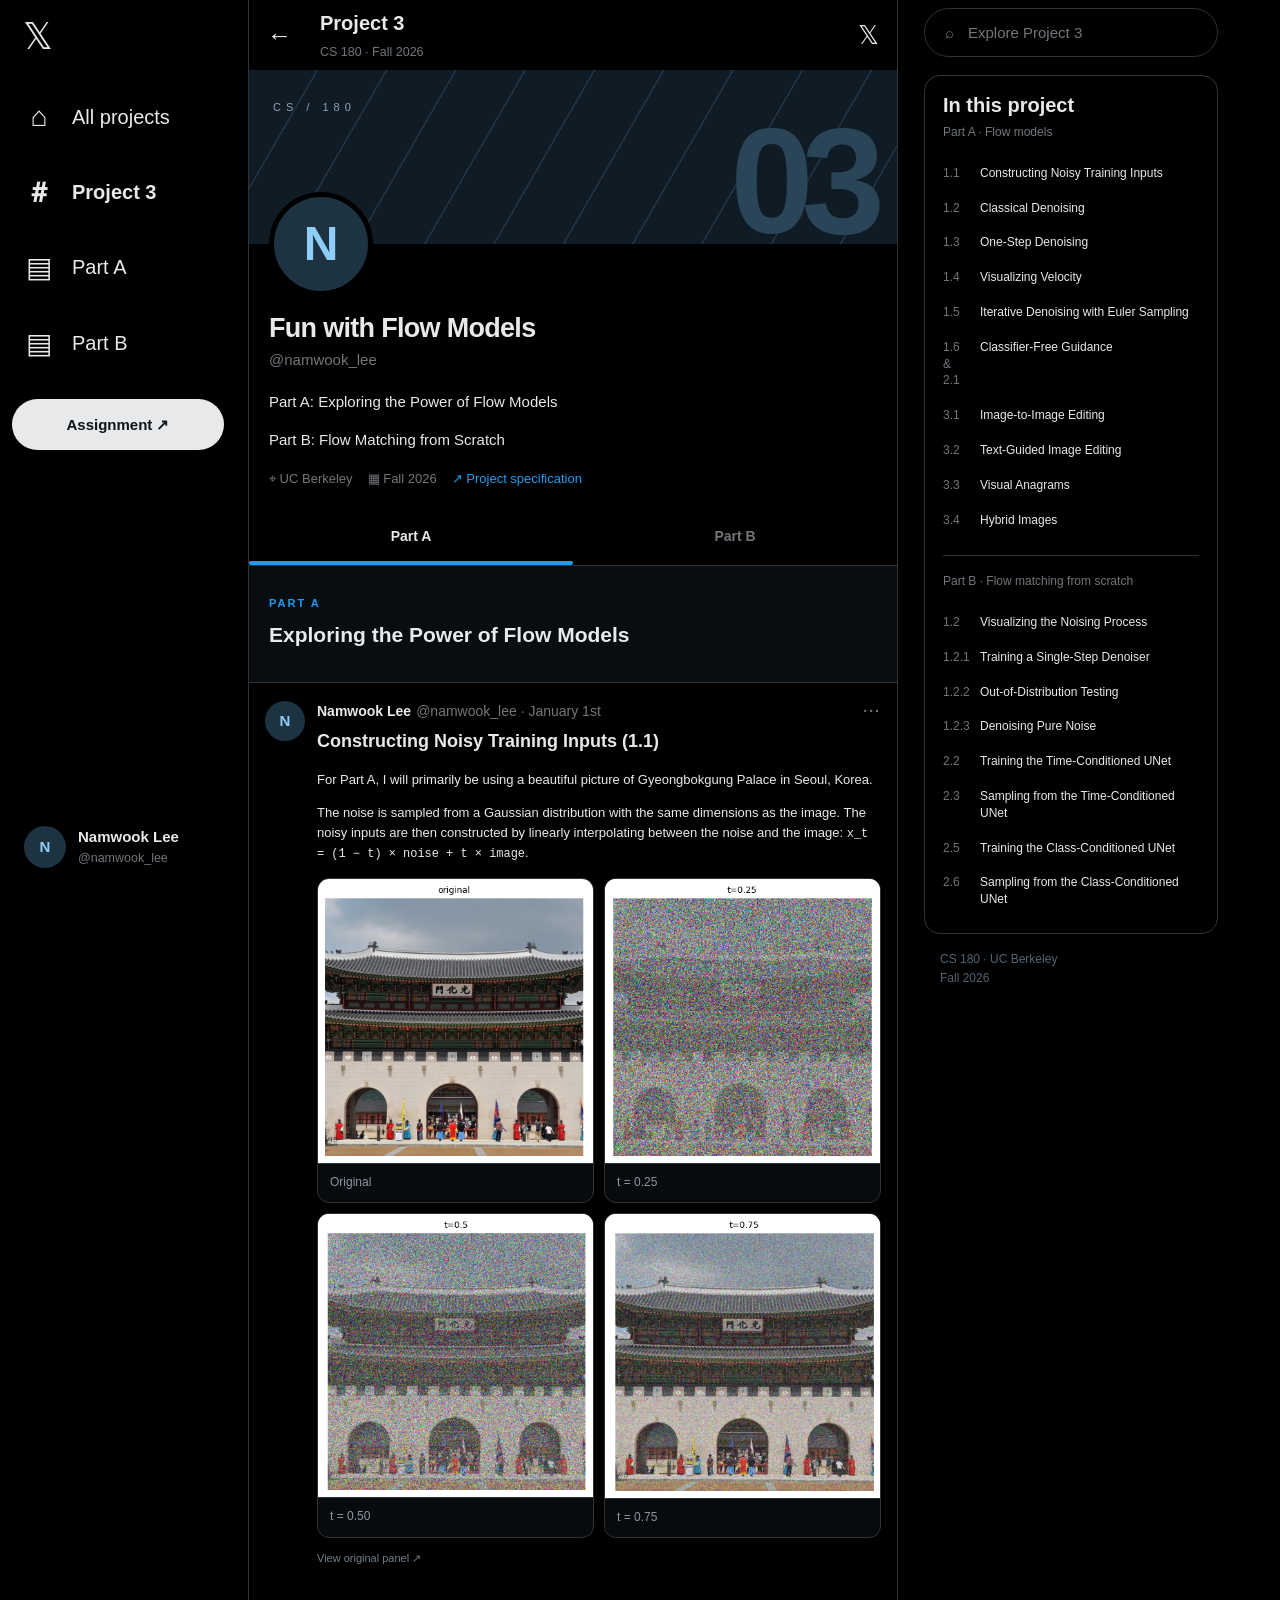
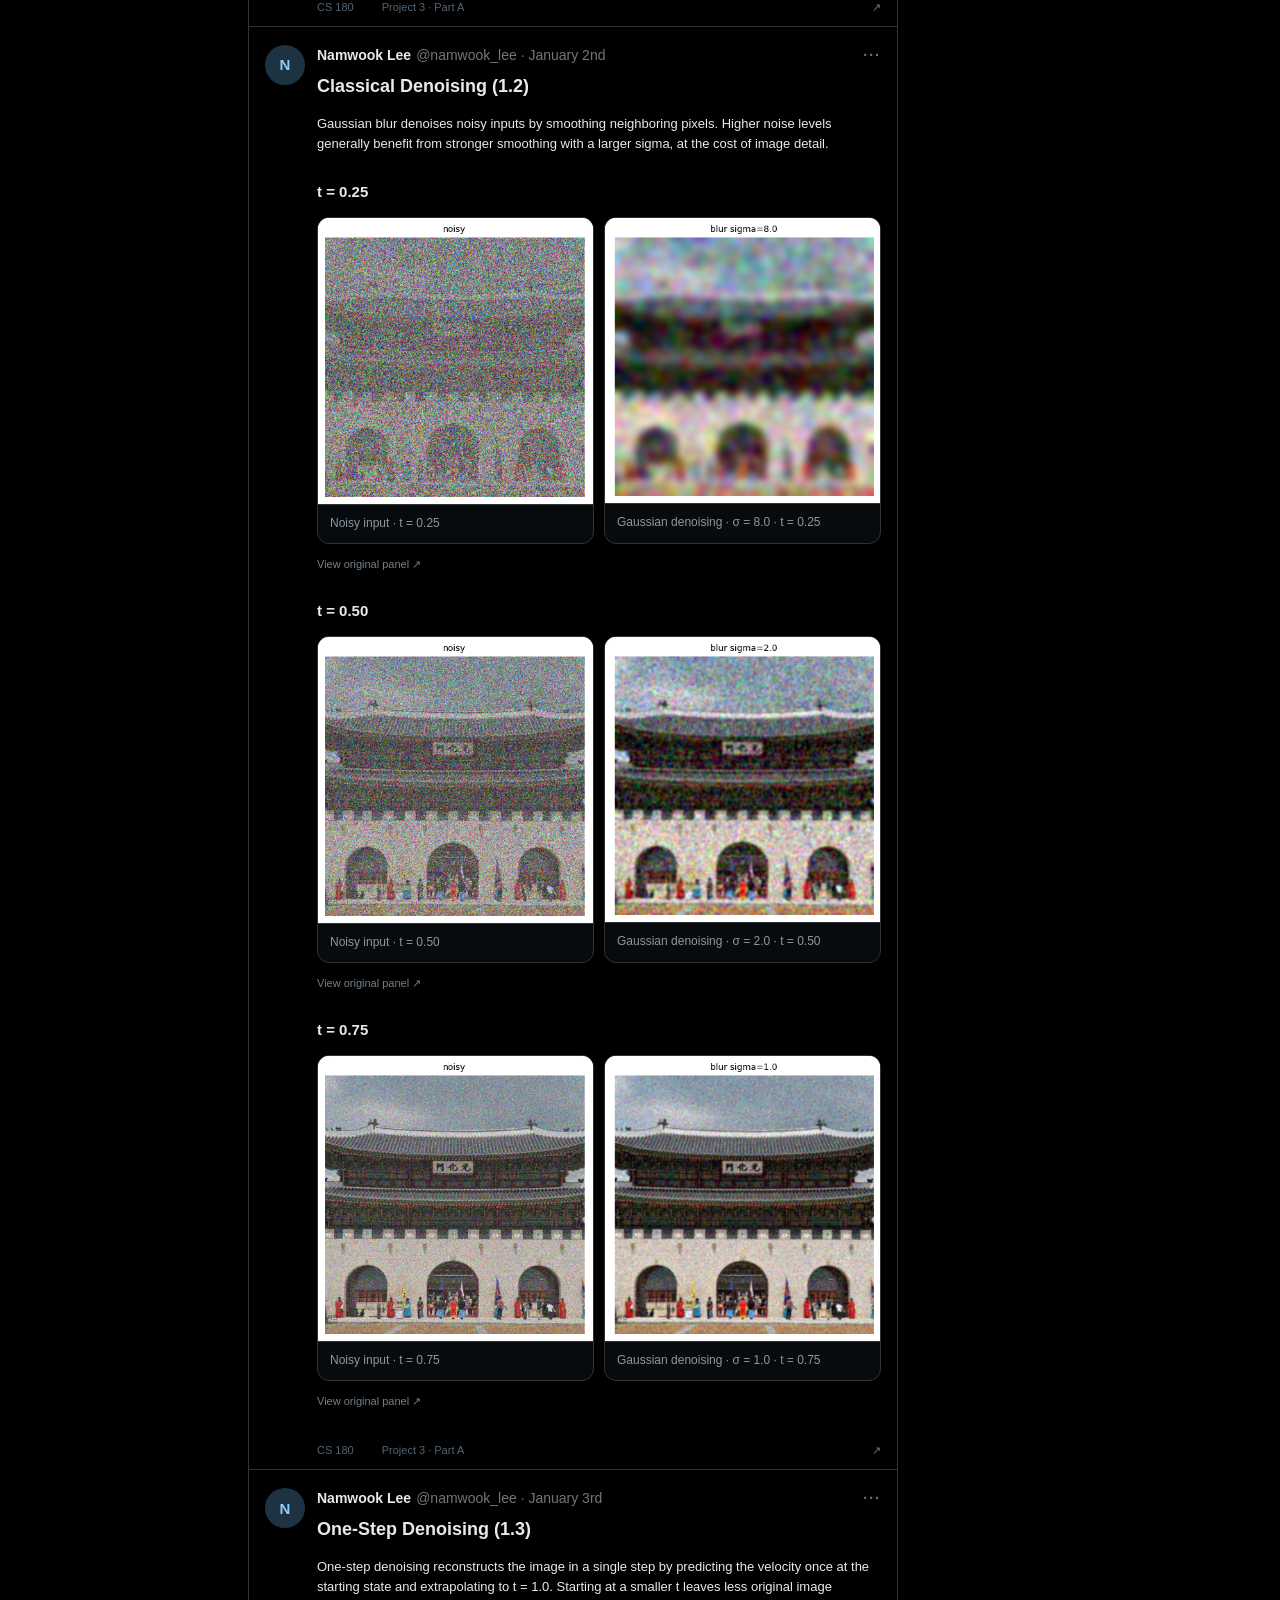
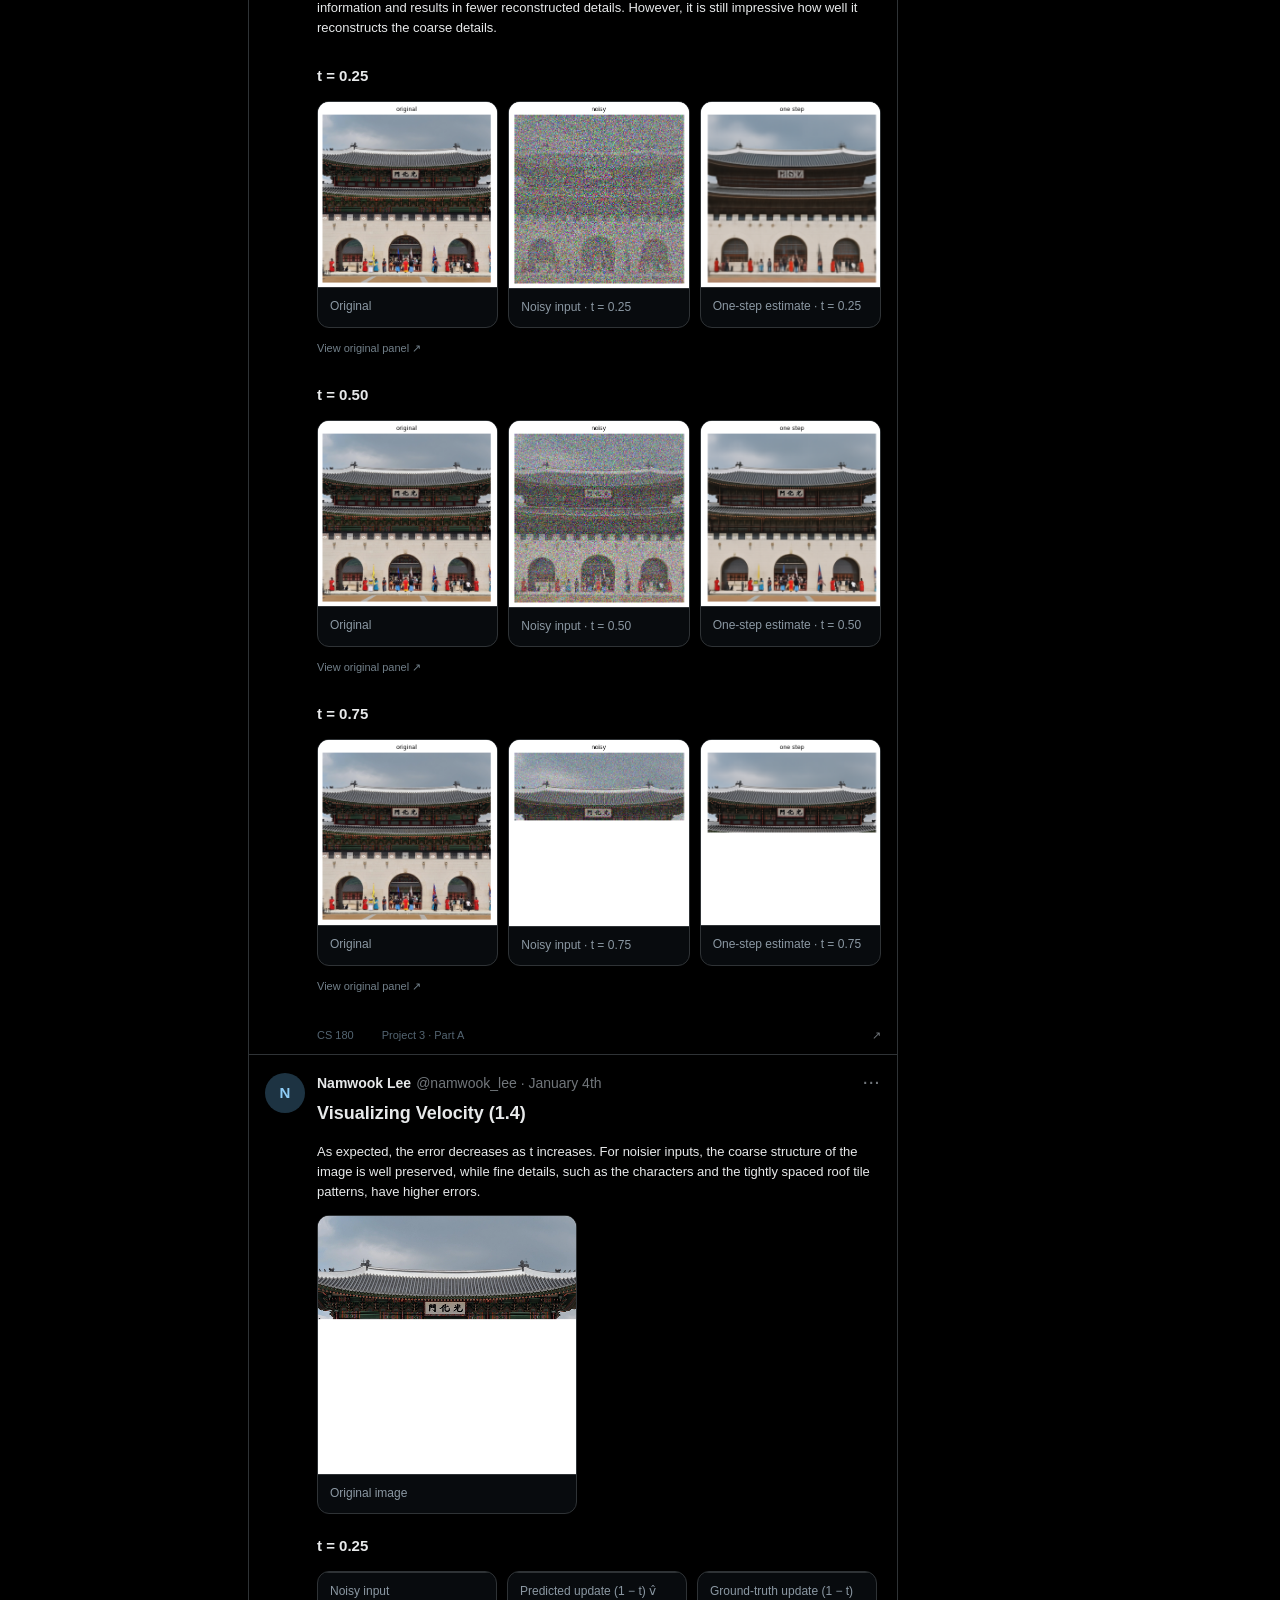
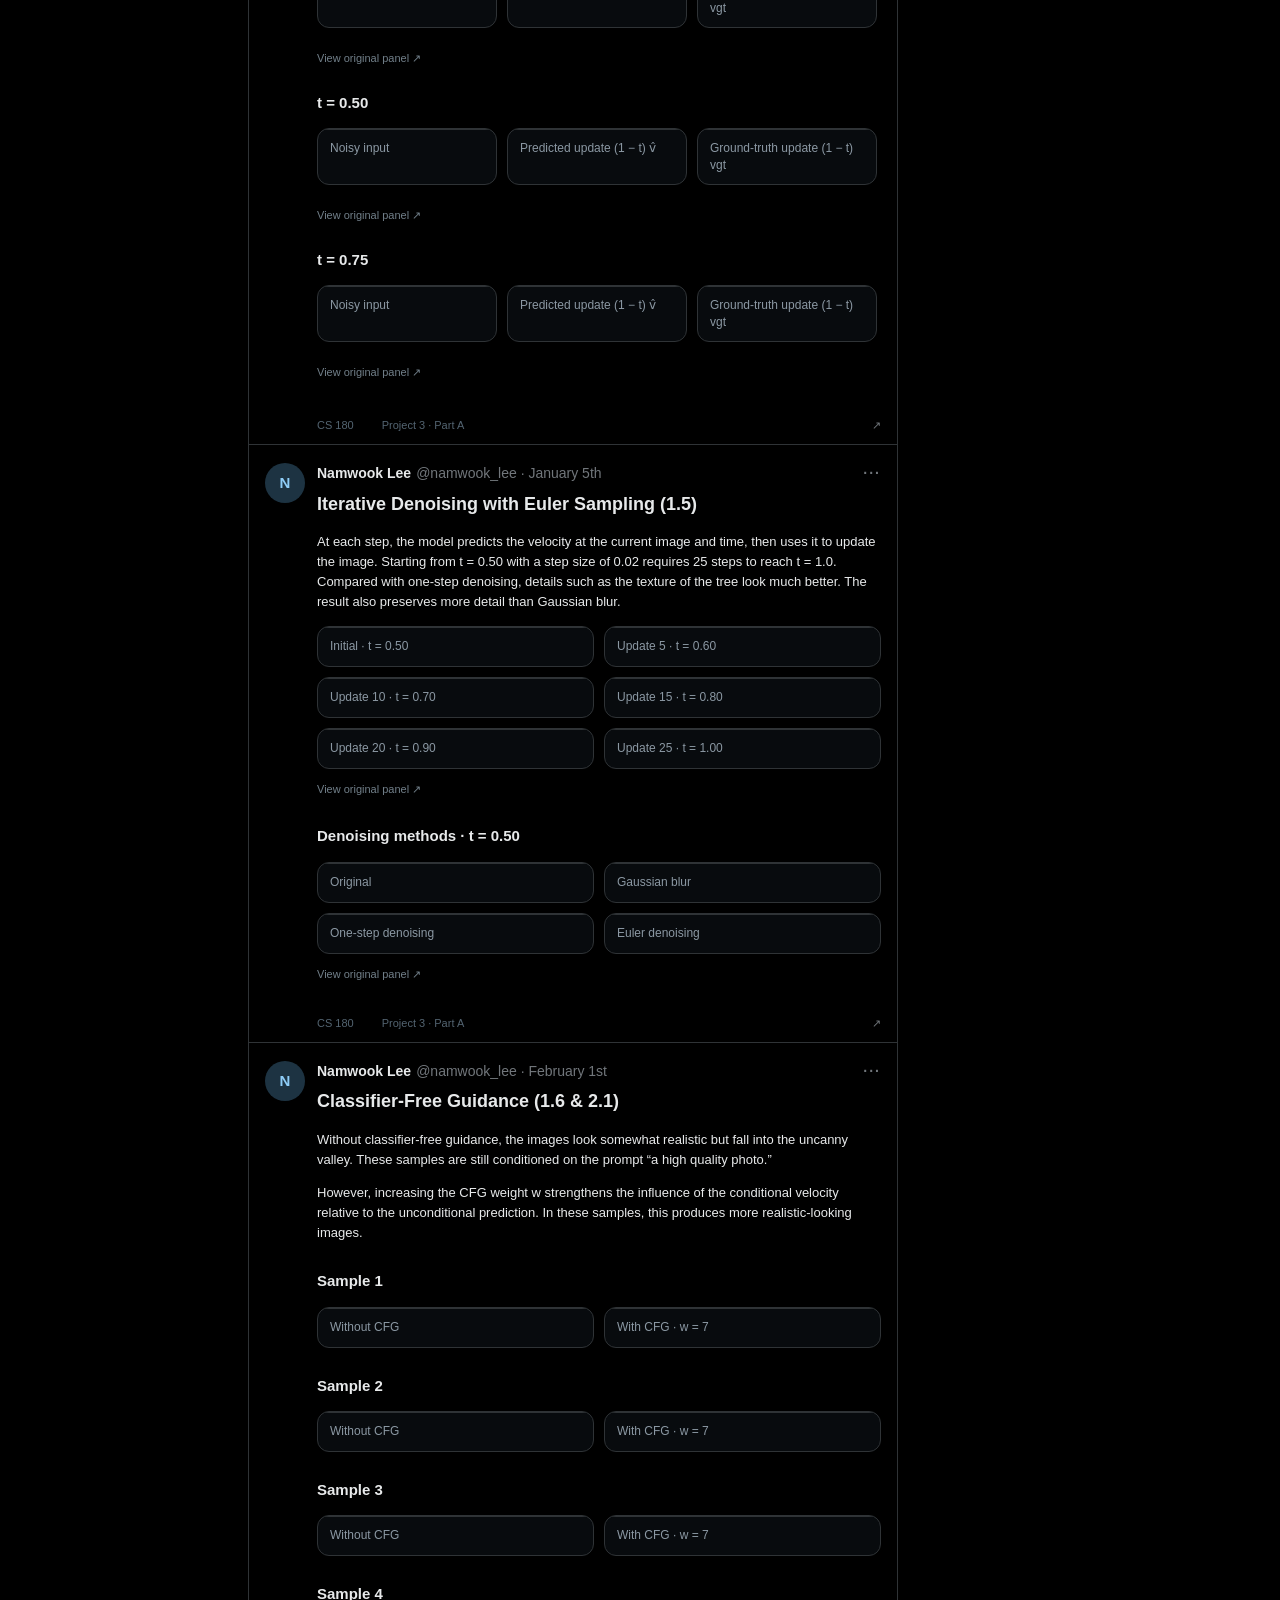
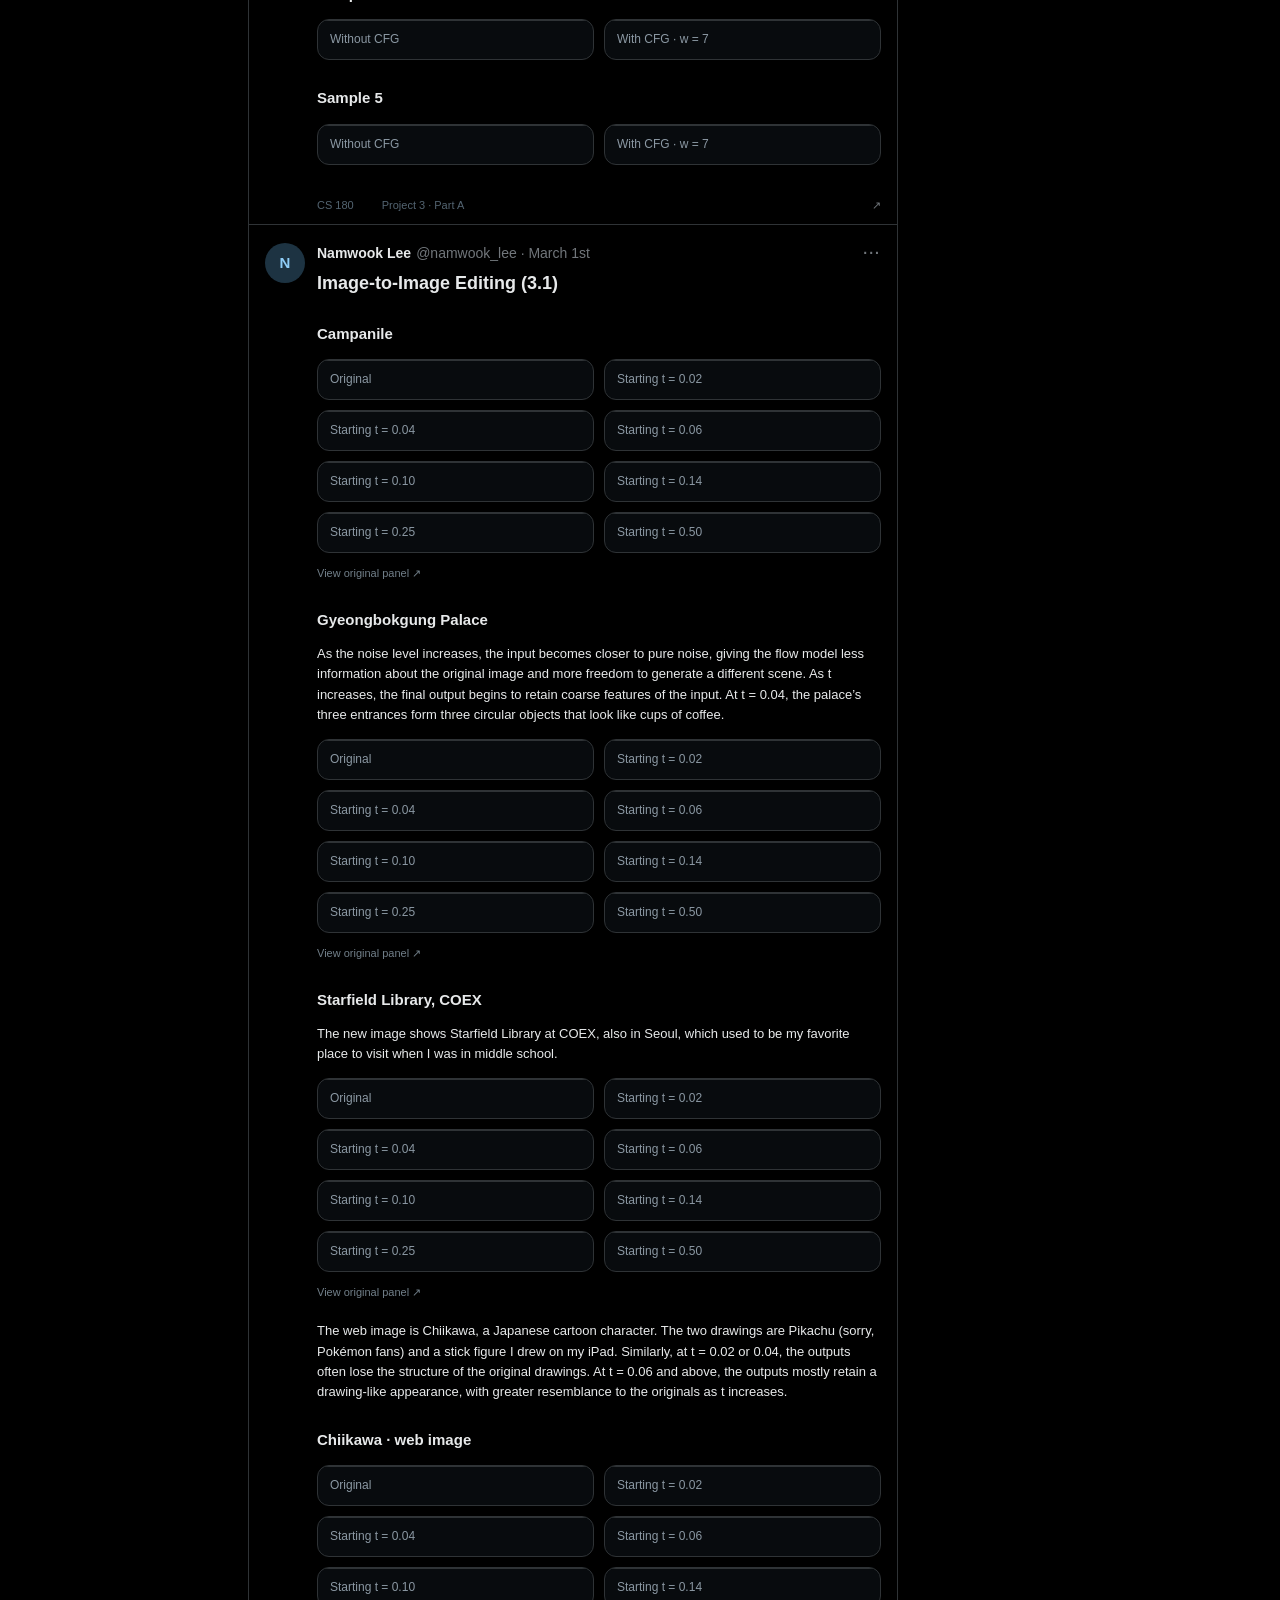
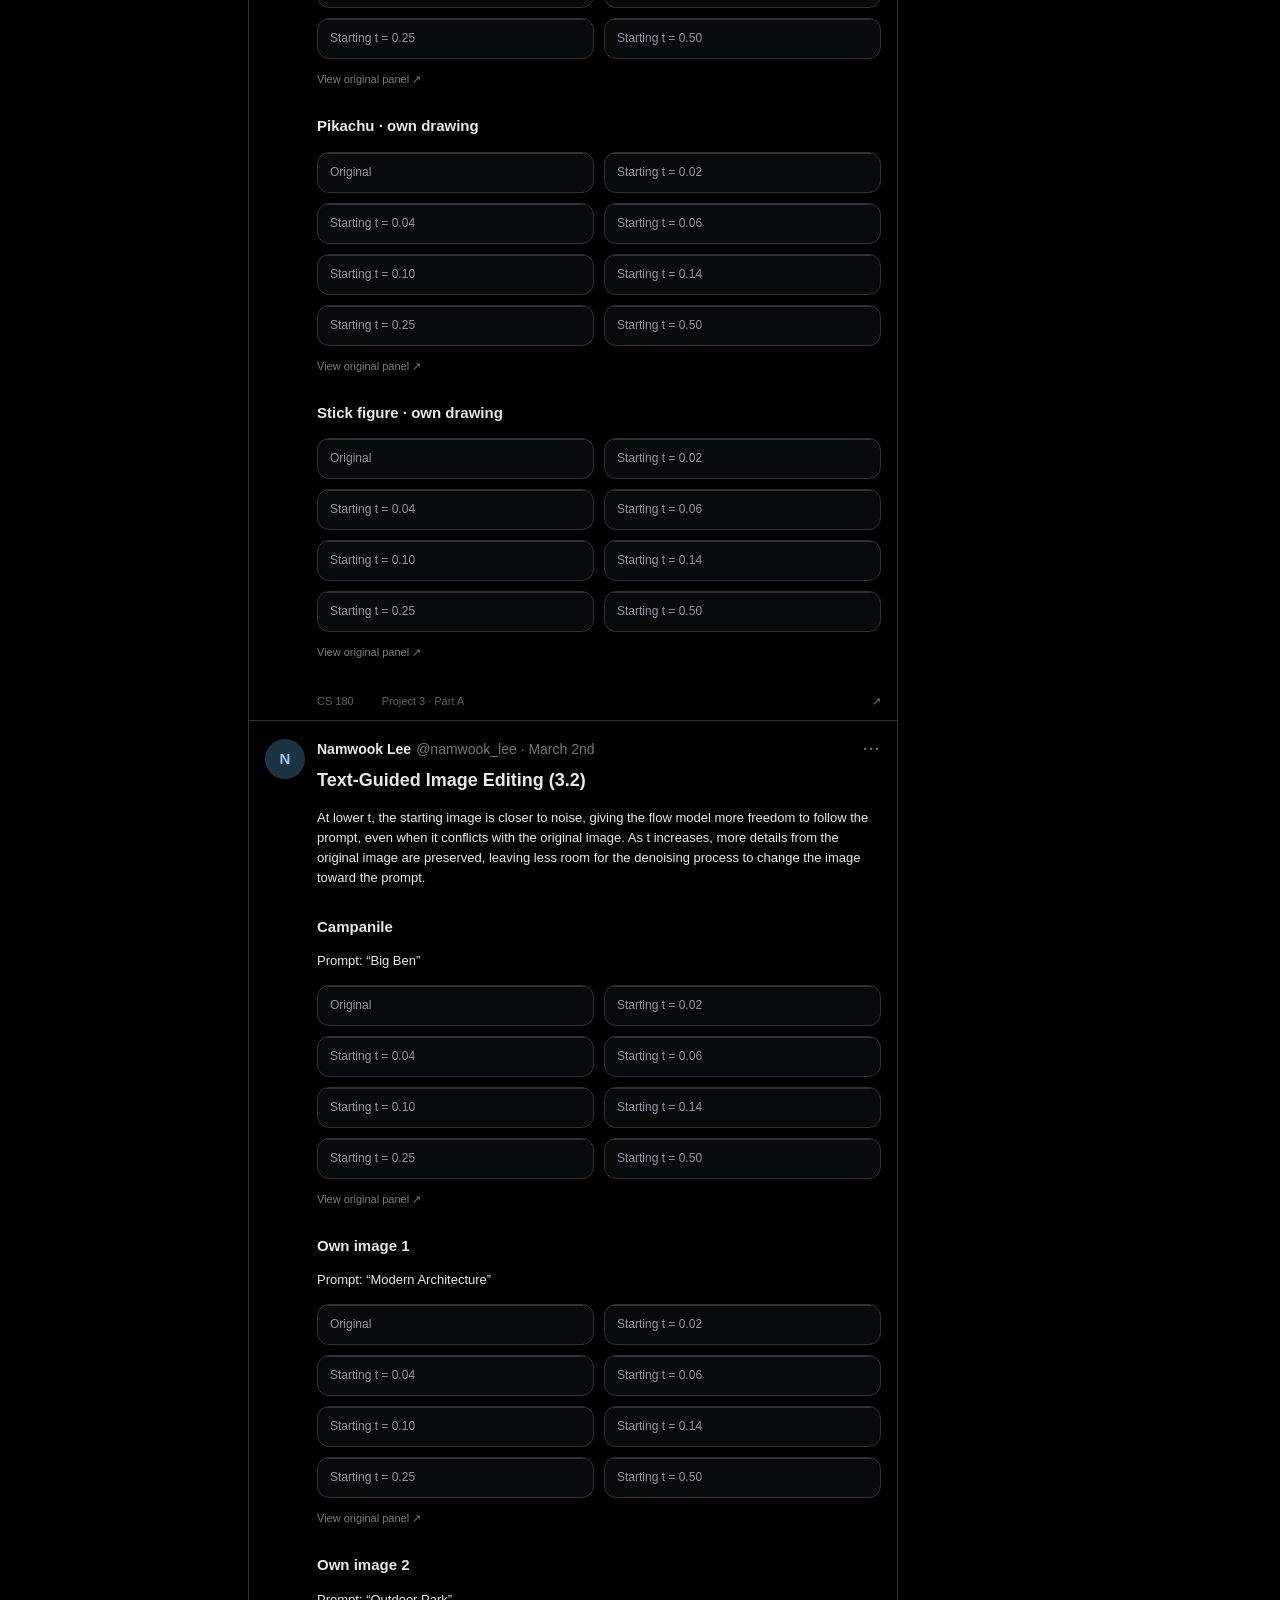
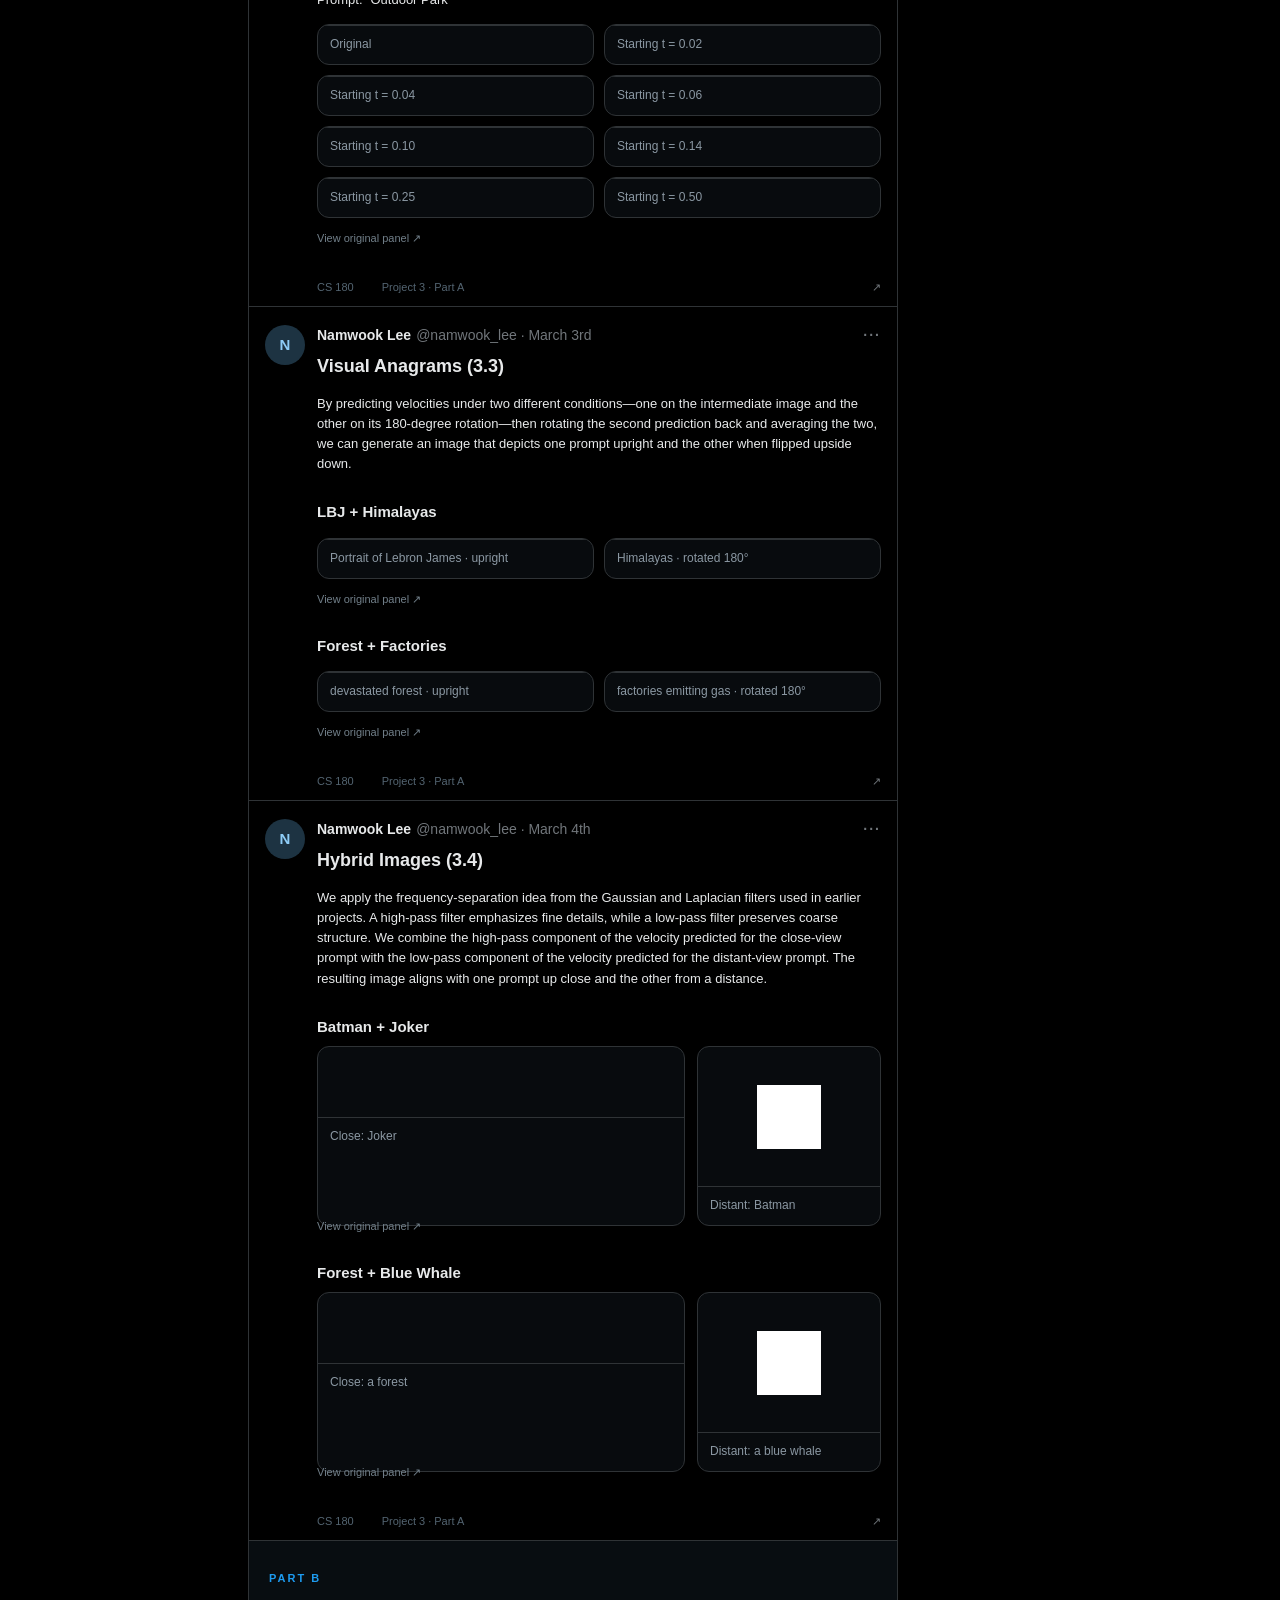
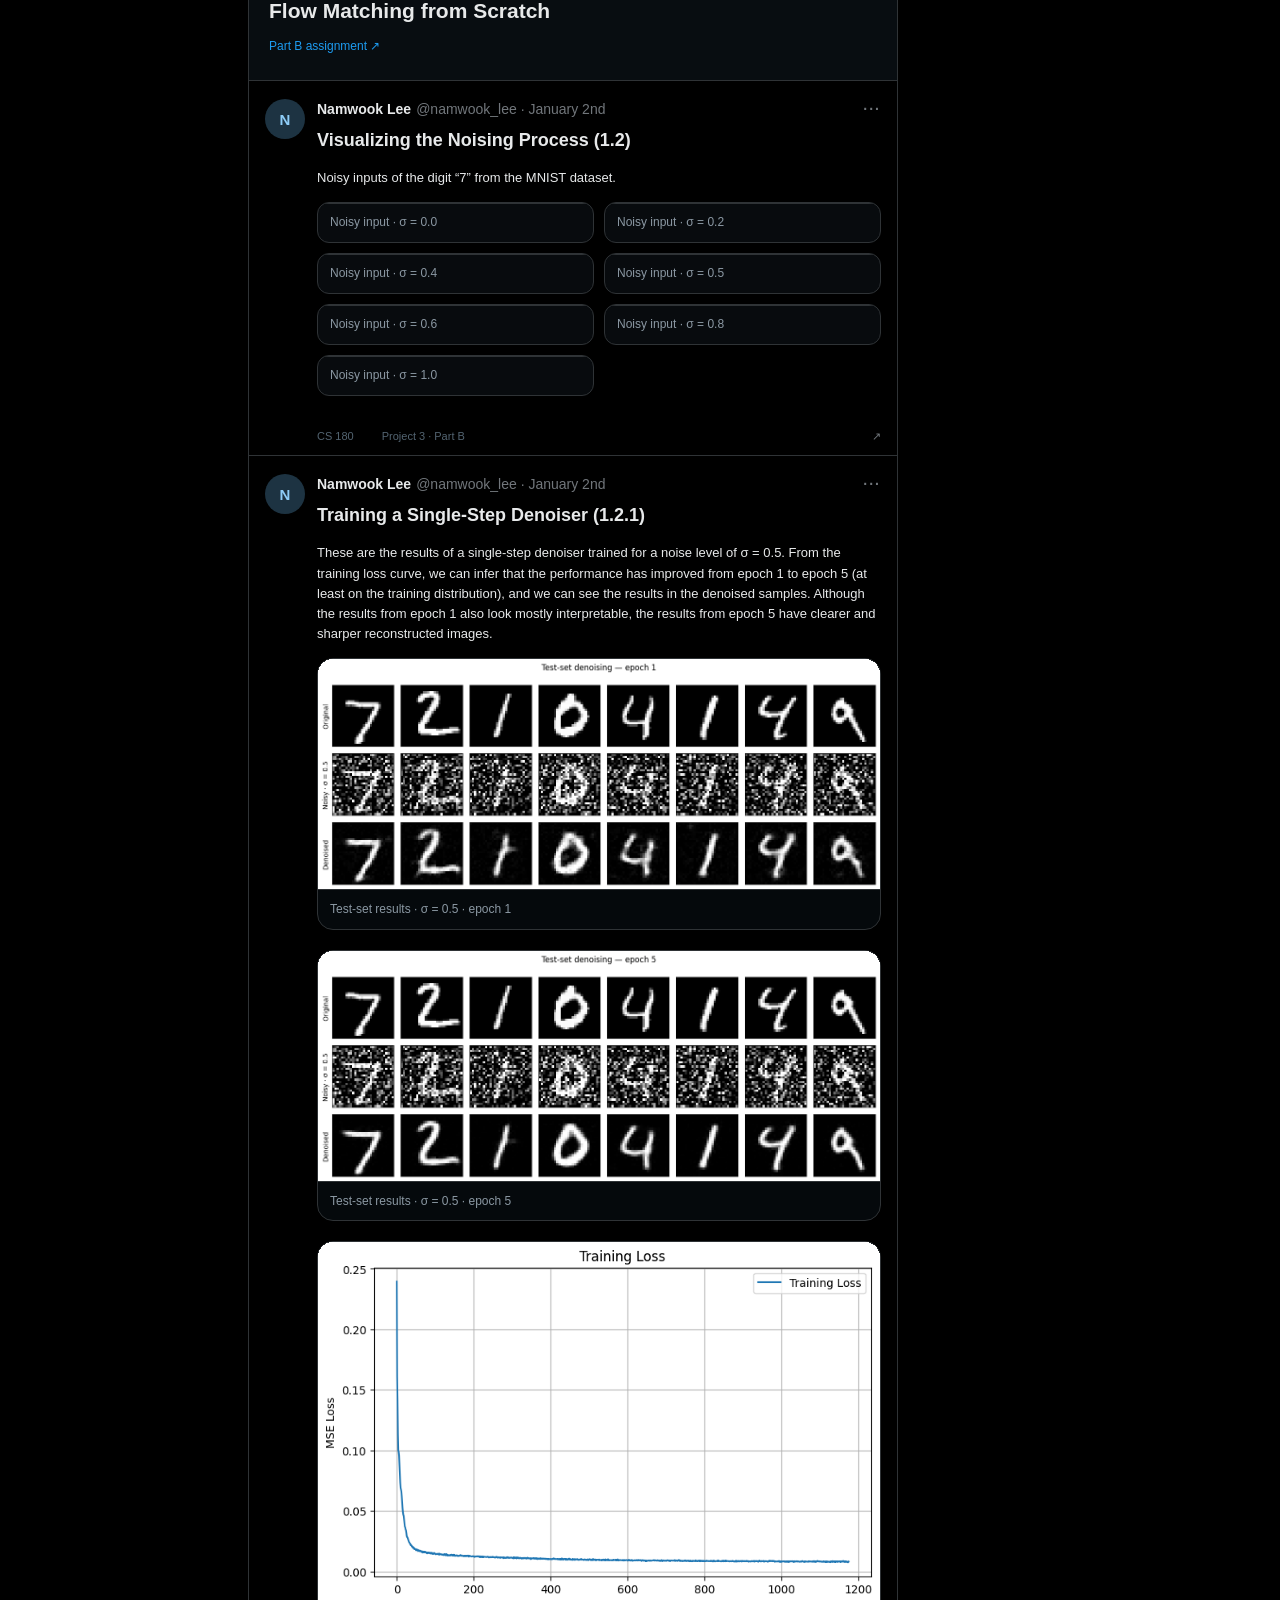
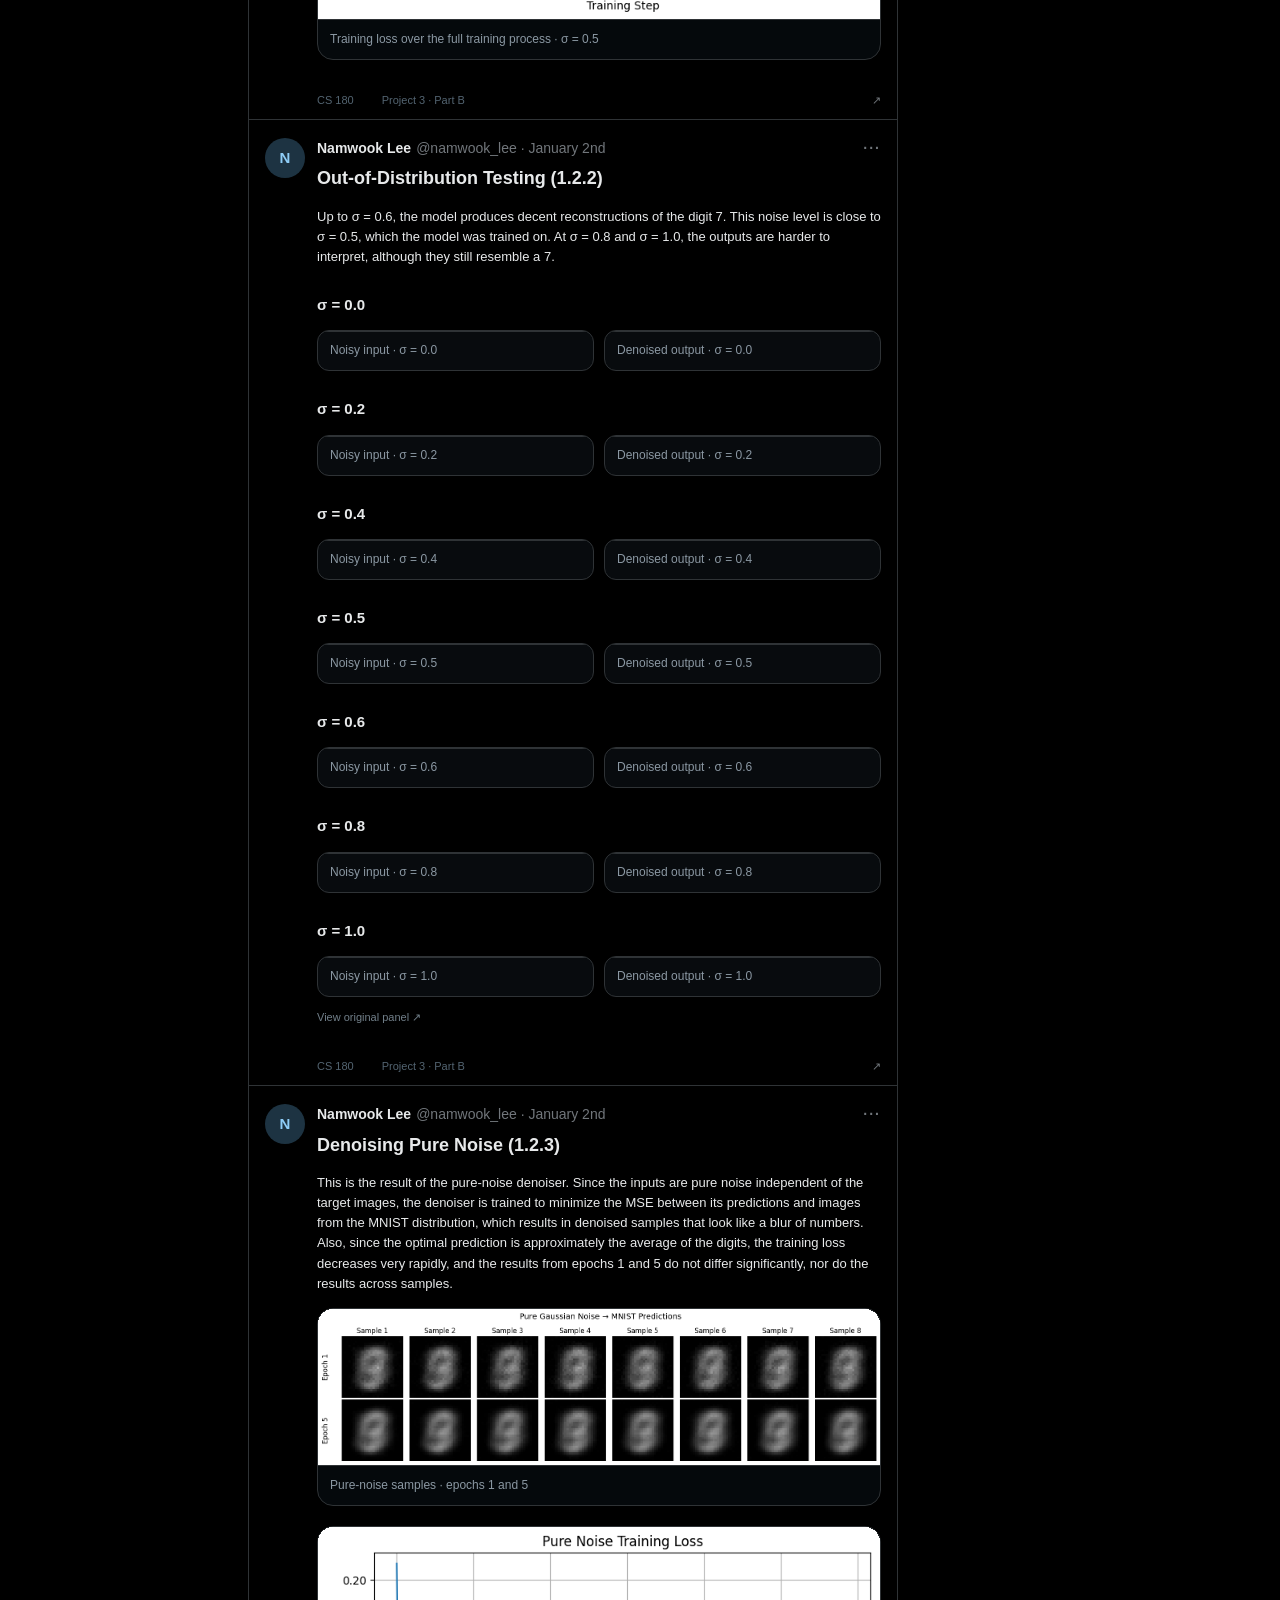
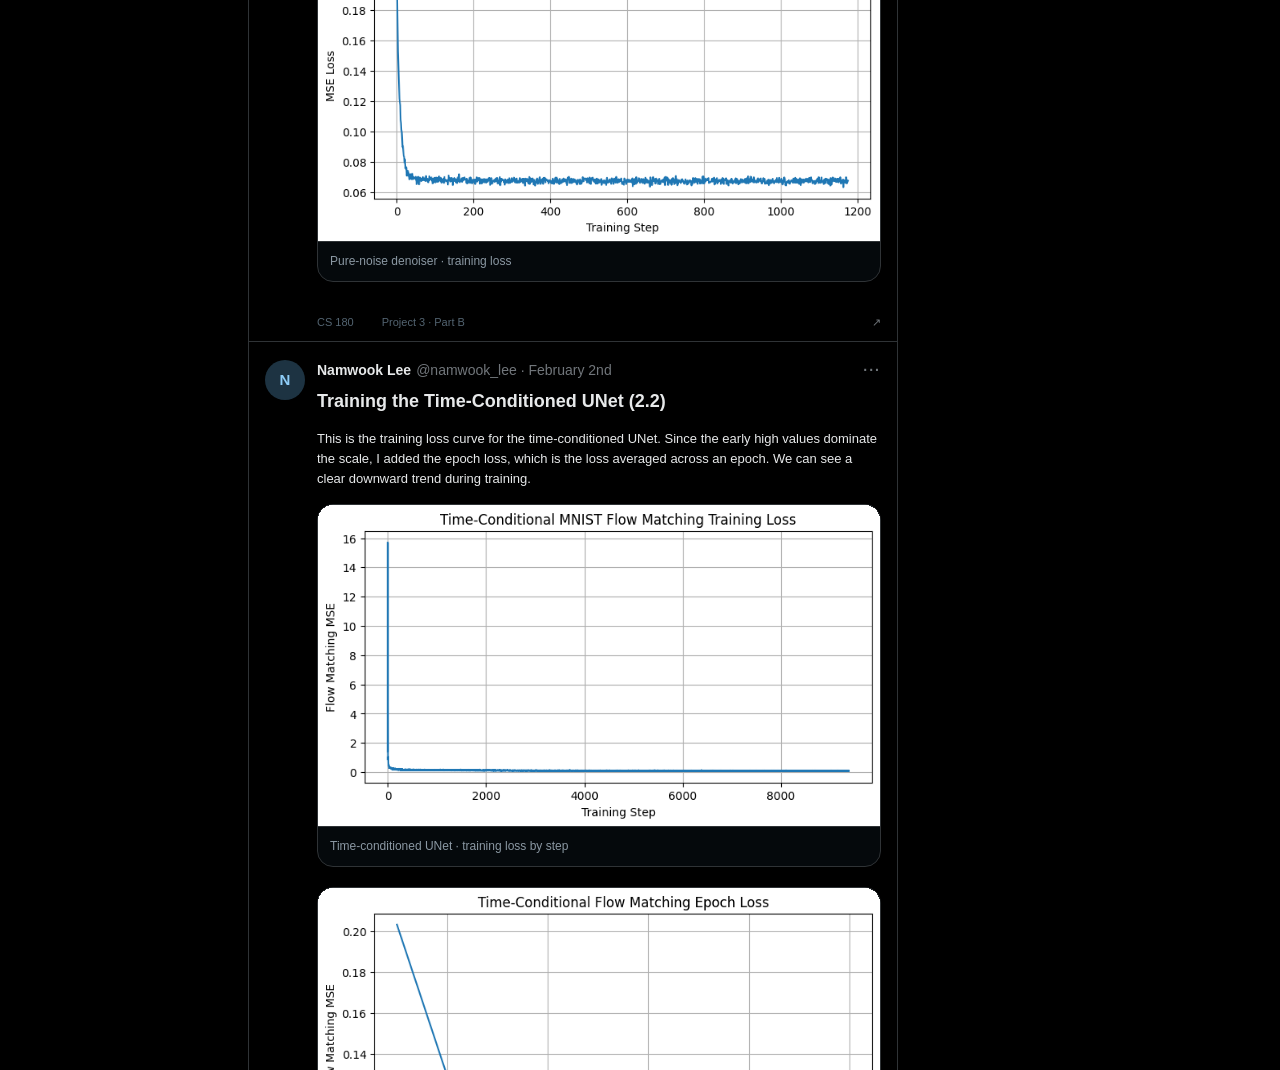
<file: proj3/index.html>
<!doctype html><html lang="en"><head><meta charset="utf-8"><meta http-equiv="refresh" content="0; url=../cs180/proj3/"><title>Project 3</title></head><body><a href="../cs180/proj3/">Open Project 3</a></body></html>
</file>
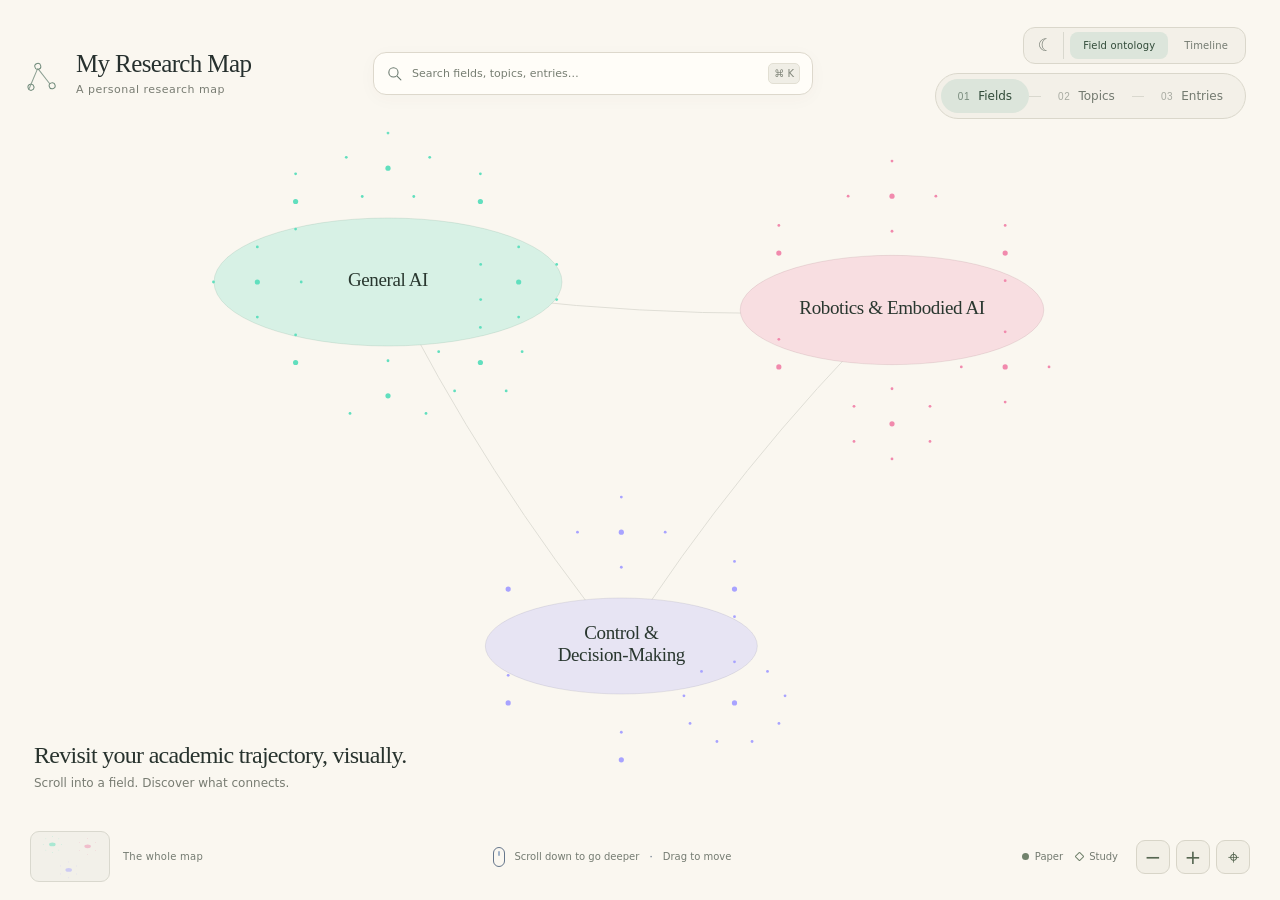
<file: research-map/index.html>
<!doctype html>
<html lang="en" data-theme="paper">
<head>
  <meta charset="utf-8">
  <meta name="viewport" content="width=device-width, initial-scale=1">
  <meta name="color-scheme" content="light dark">
  <title>My Research Map</title>
  <script>try{document.documentElement.dataset.theme=localStorage.getItem("research-map-theme")==="dark"?"dark":"paper";}catch{}</script>
  <link rel="stylesheet" href="styles.css">
</head>
<body>
  <main class="atlas" aria-label="My Research Map">
    <canvas id="stars" aria-hidden="true"></canvas>
    <div class="atmosphere" aria-hidden="true"></div>
    <header class="masthead">
      <a class="brand" href="#" id="brand" aria-label="Return to whole map">
        <span class="brand-mark" aria-hidden="true"><i></i><i></i><i></i></span>
        <span><strong>My Research Map</strong><small>A personal research map</small></span>
      </a>
      <div class="atlas-search-box" id="atlas-search-box" role="search">
        <div class="search-input-shell">
          <svg viewBox="0 0 24 24" aria-hidden="true"><circle cx="10.5" cy="10.5" r="6.5"/><path d="m16 16 5 5"/></svg>
          <span id="search-type" class="search-selected-type" hidden></span>
          <input id="atlas-search" type="search" placeholder="Search fields, topics, entries…" aria-label="Search fields, topics, and entries" role="combobox" aria-autocomplete="list" aria-controls="search-list" aria-expanded="false" autocomplete="off" spellcheck="false">
          <button id="search-clear" aria-label="Clear search" hidden>×</button><kbd>⌘ K</kbd>
        </div>
        <div id="search-results" class="search-results" hidden>
          <div id="search-list" role="listbox" aria-label="Search results"></div>
          <p id="search-status" role="status"></p>
        </div>
      </div>
      <div class="navigation-controls">
        <div class="view-controls" role="group" aria-label="Map view">
          <button id="theme-toggle" aria-label="Switch to dark mode" title="Switch to dark mode">☾</button>
          <button id="view-ontology" aria-pressed="true">Field ontology</button>
          <button id="view-timeline" aria-pressed="false">Timeline</button>
        </div>
      <div class="depth-controls" aria-label="Map depth">
        <button data-depth="0" class="active" aria-pressed="true"><span>01</span> Fields</button>
        <i aria-hidden="true"></i>
        <button data-depth="1" aria-pressed="false"><span>02</span> Topics</button>
        <i aria-hidden="true"></i>
        <button data-depth="2" aria-pressed="false"><span>03</span> Entries</button>
      </div>
      </div>
    </header>
    <svg id="map" role="img" aria-label="Interactive research map. Scroll to explore three depths, drag to move, and select a node to see its connections.">
      <defs>
        <filter id="halo" x="-100%" y="-100%" width="300%" height="300%"><feGaussianBlur stdDeviation="7"/></filter>
        <filter id="soft-glow" x="-100%" y="-100%" width="300%" height="300%"><feGaussianBlur stdDeviation="2"/></filter>
        <radialGradient id="field-haze"><stop stop-color="currentColor" stop-opacity=".10"/><stop offset="1" stop-color="currentColor" stop-opacity="0"/></radialGradient>
      </defs>
      <g id="camera"><g id="regions"></g><g id="edges"></g><g id="nodes"></g></g>
    </svg>
    <section id="timeline-view" class="timeline-view" hidden aria-label="Timeline by date of study">
      <div class="timeline-intro"><span class="eyebrow">YOUR STUDY HISTORY</span><h1>A thread through time.</h1><p>Follow the branches of what you studied.</p></div>
      <div id="timeline-stage" class="timeline-stage" tabindex="0" role="region" aria-label="Horizontal study timeline. Scroll sideways or use the left and right arrow keys.">
        <div id="timeline-world" class="timeline-world">
          <svg id="timeline-branches" class="timeline-branches" aria-hidden="true"></svg>
          <div id="timeline-months" class="timeline-months"></div>
        </div>
      </div>
      <div class="timeline-footer"><span>Scroll sideways <i>·</i> Drag to travel</span><div><button id="timeline-earlier" aria-label="Earlier studies">←</button><button id="timeline-later" aria-label="Later studies">→</button></div></div>
    </section>
    <div class="intro" id="intro"><h1>Revisit your academic trajectory, visually.</h1><p>Scroll into a field. Discover what connects.</p></div>
    <aside id="selection" class="selection" hidden aria-live="polite"><span id="selection-kind"></span><strong id="selection-title"></strong><button id="clear-selection" aria-label="Clear selection">×</button></aside>
    <aside id="entry-sidebar" class="entry-sidebar" hidden aria-hidden="true" aria-labelledby="entry-title">
      <div class="entry-heading">
        <div class="entry-heading-top"><span id="entry-type" class="entry-type">Paper</span><button id="entry-close" aria-label="Close entry details">×</button></div>
        <h2 id="entry-title"></h2>
      </div>
      <div id="entry-content" class="entry-content" aria-live="polite"></div>
    </aside>
    <footer class="map-footer">
      <div class="orientation"><div class="mini-map" id="mini-map" aria-hidden="true"></div><span class="depth-caption" id="depth-caption">The whole map</span></div>
      <div class="gesture-hint"><span class="scroll-mark" aria-hidden="true"></span><span>Scroll down to go deeper <i>·</i> Drag to move</span></div>
      <div class="map-tools"><div class="legend"><span><i class="paper-key"></i>Paper</span><span><i class="study-key"></i>Study</span></div><button id="zoom-out" aria-label="Zoom out">−</button><button id="zoom-in" aria-label="Zoom in">+</button><button id="home" aria-label="Fit whole map" title="Fit whole map">⌖</button></div>
    </footer>
    <p id="map-status" class="sr-only" aria-live="polite"></p>
    <div id="load-error" class="error" hidden>The map could not load. Please refresh the preview.</div>
  </main>
  <script src="entry-sidebar.js" defer></script>
  <script src="app.js" defer></script>
</body>
</html>
</file>
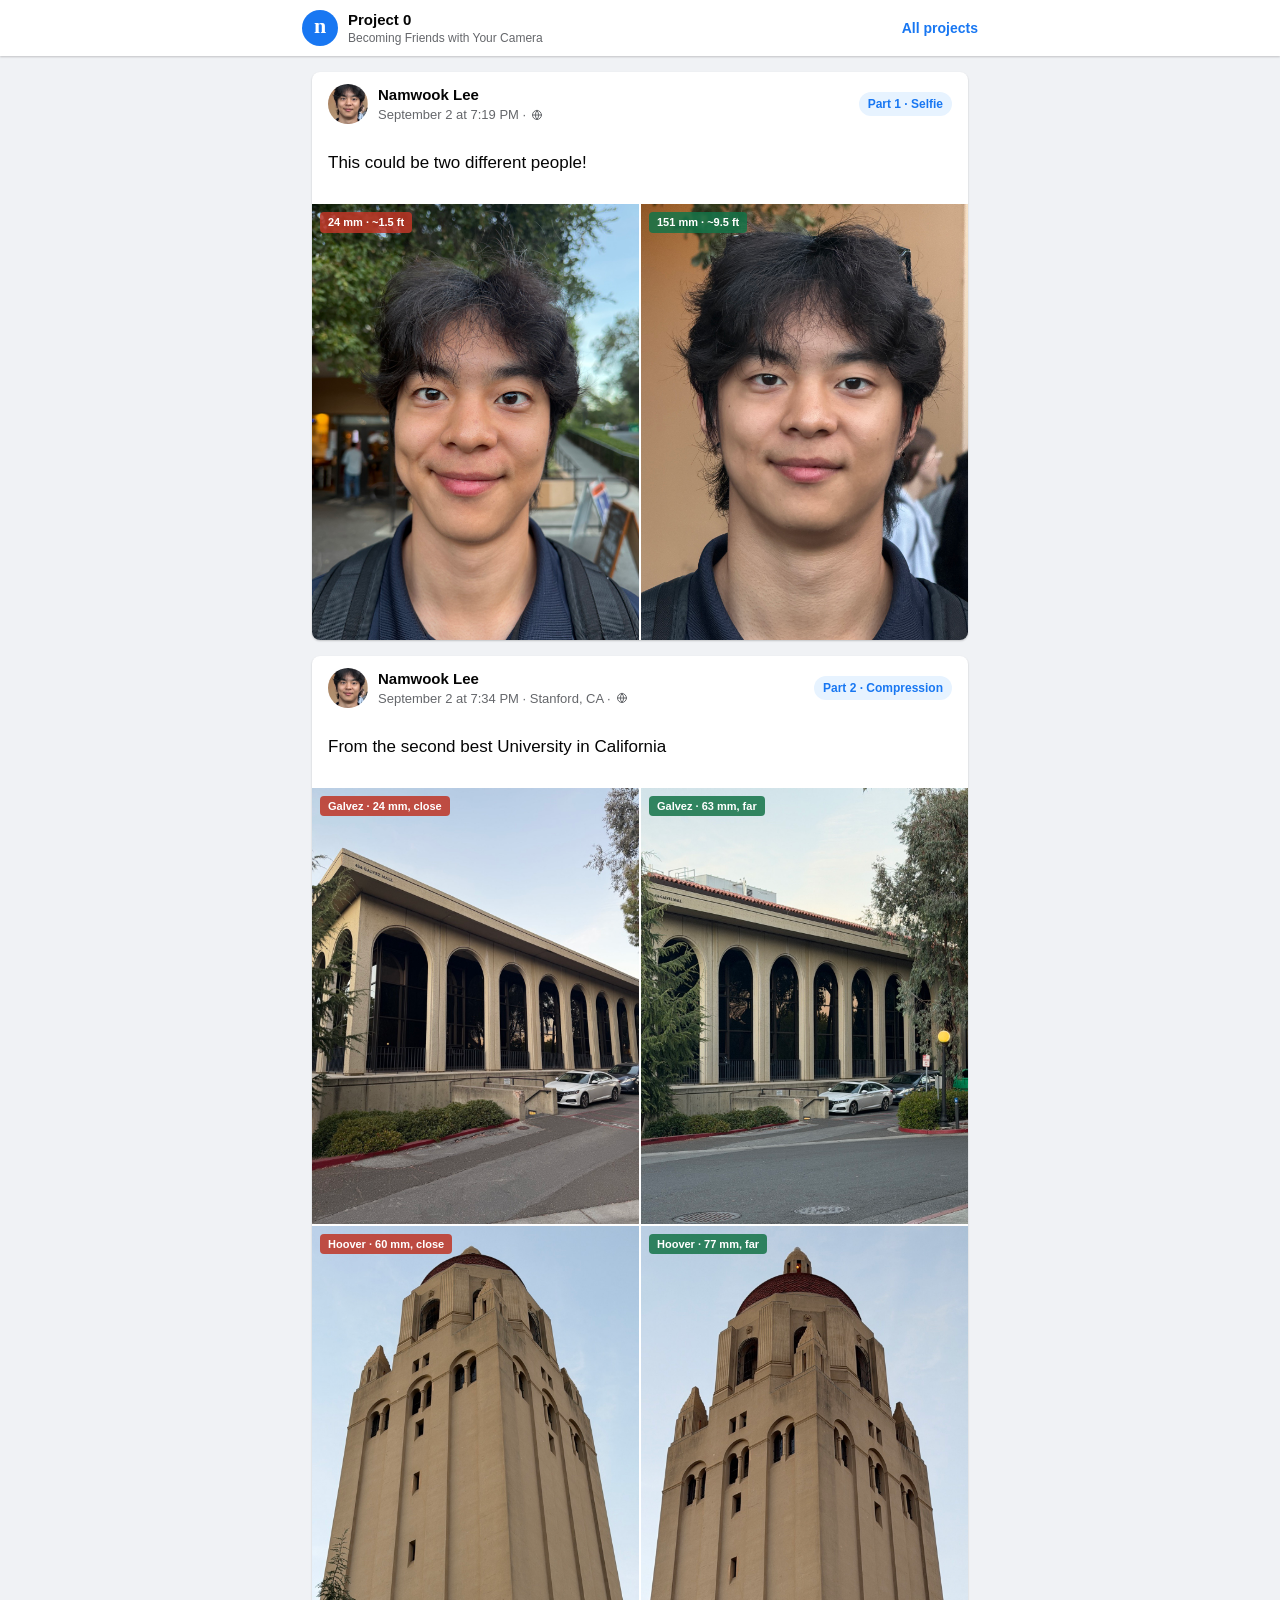
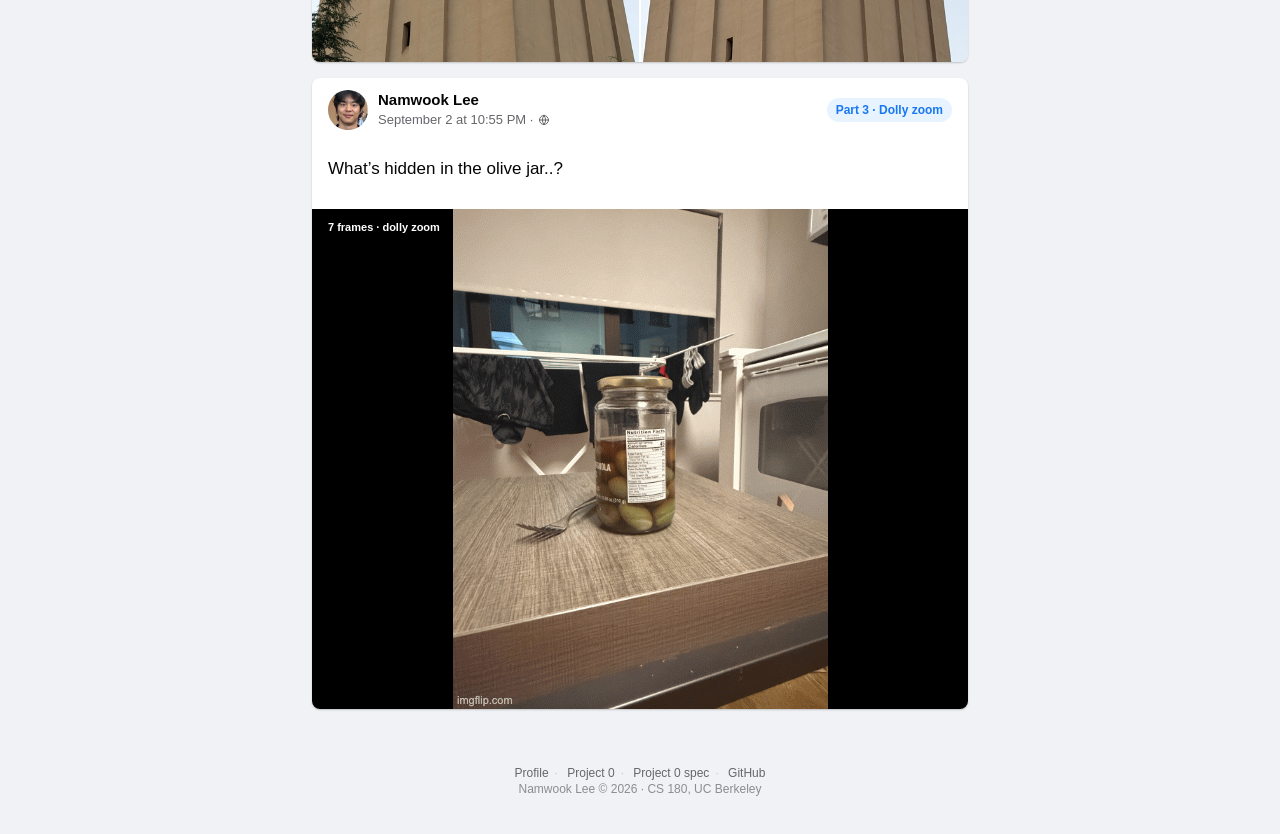
<file: cs180/proj0/index.html>
<!DOCTYPE html>
<html lang="en">
<head>
<meta charset="utf-8">
<meta name="viewport" content="width=device-width, initial-scale=1">
<title>Project 0: Becoming Friends with Your Camera — Namwook Lee, CS 180</title>
<meta name="description" content="CS 180 Project 0: perspective and focal length, posted as a feed. Selfie the wrong way vs. the right way, Stanford architecture compressed, and a dolly zoom.">
<meta name="author" content="Namwook Lee">
<meta property="og:type" content="article">
<meta property="og:title" content="Project 0: Becoming Friends with Your Camera">
<meta property="og:description" content="Perspective, focal length, and the center of projection — CS 180, UC Berkeley.">
<meta property="og:image" content="https://namwook0921.github.io/cs180/proj0/images/part1/far.jpg">
<link rel="stylesheet" href="../assets/css/style.css?v=5">
<link rel="icon" href="data:image/svg+xml,<svg xmlns='http://www.w3.org/2000/svg' viewBox='0 0 100 100'><circle cx='50' cy='50' r='50' fill='%231877f2'/><text x='50' y='76' font-family='Georgia,serif' font-size='72' font-weight='bold' fill='%23fff' text-anchor='middle'>n</text></svg>">
</head>
<body>

<a class="skip" href="#main">Skip to content</a>
<svg class="sr" aria-hidden="true" focusable="false" xmlns="http://www.w3.org/2000/svg">
  <symbol id="i-globe" viewBox="0 0 24 24" fill="none" stroke="currentColor" stroke-width="2" stroke-linecap="round" stroke-linejoin="round"><circle cx="12" cy="12" r="9"/><path d="M3 12h18M12 3a15 15 0 0 1 0 18 15 15 0 0 1 0-18z"/></symbol>
  <symbol id="i-close" viewBox="0 0 24 24" fill="none" stroke="currentColor" stroke-width="2.2" stroke-linecap="round"><path d="M6 6l12 12M18 6L6 18"/></symbol>
  <symbol id="i-prev" viewBox="0 0 24 24" fill="none" stroke="currentColor" stroke-width="2.2" stroke-linecap="round" stroke-linejoin="round"><path d="M15 5l-7 7 7 7"/></symbol>
  <symbol id="i-next" viewBox="0 0 24 24" fill="none" stroke="currentColor" stroke-width="2.2" stroke-linecap="round" stroke-linejoin="round"><path d="M9 5l7 7-7 7"/></symbol>
</svg>

<header class="topbar">
  <div class="topbar__inner">
    <a class="logo" href="../" aria-label="Home">n</a>
    <div class="topbar__title">
      <div class="t1">Project 0</div>
      <div class="t2">Becoming Friends with Your Camera</div>
    </div>
    <a class="backlink" href="../">All projects</a>
  </div>
</header>

<main class="feed" id="main">

  <!-- Shown only when printing to PDF for Gradescope -->
  <div class="printhead">
    <div><b>Namwook Lee</b> — CS 180, UC Berkeley, Fall 2026 — Project 0: Becoming Friends with Your Camera</div>
    <div>URL: <span class="u">https://namwook0921.github.io/cs180/proj0/</span></div>
  </div>

  <!-- ==================== POST 1 ==================== -->
  <article class="card" id="part1">
    <div class="post__hd">
      <img class="avatar" src="images/avatar.jpg" alt="Namwook Lee">
      <div class="post__who">
        <div class="post__author">Namwook Lee</div>
        <div class="post__meta">September 2 at 7:19 PM · <svg aria-hidden="true"><use href="#i-globe"/></svg></div>
      </div>
      <span class="post__tag">Part 1 · Selfie</span>
    </div>

    <p class="post__text">This could be two different people!</p>

    <div class="grid grid--2">
      <figure data-caption="Arm's length on the 24 mm main camera, about 1.5 ft away. The nose and forehead push forward and the ears fall away behind the cheeks.">
        <span class="shotlabel shotlabel--wide">24 mm · ~1.5 ft</span>
        <img src="images/part1/close.jpg" alt="Close-up selfie taken at arm's length on the wide camera, with exaggerated facial features.">
      </figure>
      <figure data-caption="The 151 mm telephoto from roughly six times farther back. Same face, same framing, proportions restored.">
        <span class="shotlabel shotlabel--tele">151 mm · ~9.5 ft</span>
        <img src="images/part1/far.jpg" alt="Portrait taken from several feet away on the telephoto camera, with natural facial proportions.">
      </figure>
    </div>

  </article>

  <!-- ==================== POST 2 ==================== -->
  <article class="card" id="part2">
    <div class="post__hd">
      <img class="avatar" src="images/avatar.jpg" alt="Namwook Lee">
      <div class="post__who">
        <div class="post__author">Namwook Lee</div>
        <div class="post__meta">September 2 at 7:34 PM · Stanford, CA · <svg aria-hidden="true"><use href="#i-globe"/></svg></div>
      </div>
      <span class="post__tag">Part 2 · Compression</span>
    </div>

    <p class="post__text">From the second best University in California</p>

    <div class="grid grid--4">
      <figure data-caption="Galvez Hall at 24 mm from up close. The arcade dives toward the vanishing point and the near arch dwarfs the far ones.">
        <span class="shotlabel shotlabel--wide">Galvez · 24 mm, close</span>
        <img src="images/part2/galvez-wide.jpg" alt="Galvez Hall arcade photographed close up at 24 mm, with arches receding steeply.">
      </figure>
      <figure data-caption="Galvez Hall at 63 mm from about 2.6 times farther back. The arches even out and the facade flattens against the picture plane.">
        <span class="shotlabel shotlabel--tele">Galvez · 63 mm, far</span>
        <img src="images/part2/galvez-tele.jpg" alt="The same Galvez Hall arcade photographed from farther away at 63 mm, appearing flattened.">
      </figure>
      <figure data-caption="Hoover Tower at 60 mm from the base. Looking up this close, the tower tapers hard and the dome shrinks away.">
        <span class="shotlabel shotlabel--wide">Hoover · 60 mm, close</span>
        <img src="images/part2/hoover-wide.jpg" alt="Hoover Tower photographed from close to its base at 60 mm, tapering steeply toward the dome.">
      </figure>
      <figure data-caption="Hoover Tower at 77 mm from farther out. The taper relaxes and the dome comes back to something closer to its true size.">
        <span class="shotlabel shotlabel--tele">Hoover · 77 mm, far</span>
        <img src="images/part2/hoover-tele.jpg" alt="Hoover Tower photographed from farther away at 77 mm, with a gentler taper and a larger dome.">
      </figure>
    </div>

  </article>

  <!-- ==================== POST 3 ==================== -->
  <article class="card" id="part3">
    <div class="post__hd">
      <img class="avatar" src="images/avatar.jpg" alt="Namwook Lee">
      <div class="post__who">
        <div class="post__author">Namwook Lee</div>
        <div class="post__meta">September 2 at 10:55 PM · <svg aria-hidden="true"><use href="#i-globe"/></svg></div>
      </div>
      <span class="post__tag">Part 3 · Dolly zoom</span>
    </div>

    <p class="post__text">What&rsquo;s hidden in the olive jar..?</p>

    <div class="grid grid--1">
      <figure data-caption="Dolly zoom: seven frames, walking backwards while zooming in so the jar holds its size while the room behind it stretches.">
        <span class="shotlabel">7 frames · dolly zoom</span>
        <img src="images/part3/dollyzoom.gif" alt="Animated dolly zoom: a jar of olives stays the same size while the kitchen behind it expands and contracts.">
      </figure>
    </div>

  </article>

</main>

<footer class="foot">
  <div class="links">
    <a href="../">Profile</a><span>·</span>
    <a href="./">Project 0</a><span>·</span>
    <a href="https://cal-cs180.github.io/fa26/hw/proj0/index.html" target="_blank" rel="noopener">Project 0 spec</a><span>·</span>
    <a href="https://github.com/namwook0921" target="_blank" rel="noopener">GitHub</a>
  </div>
  Namwook Lee © 2026 · CS 180, UC Berkeley
</footer>

<div class="lb" role="dialog" aria-modal="true" aria-label="Photo viewer">
  <button class="lb__btn lb__close" type="button" aria-label="Close"><svg aria-hidden="true"><use href="#i-close"/></svg></button>
  <button class="lb__btn lb__prev" type="button" aria-label="Previous photo"><svg aria-hidden="true"><use href="#i-prev"/></svg></button>
  <button class="lb__btn lb__next" type="button" aria-label="Next photo"><svg aria-hidden="true"><use href="#i-next"/></svg></button>
  <div class="lb__stage"><img alt=""></div>
  <div class="lb__bar"><p class="cap"></p><p class="idx"></p></div>
</div>

<script src="../assets/js/site.js?v=5"></script>
</body>
</html>
</file>
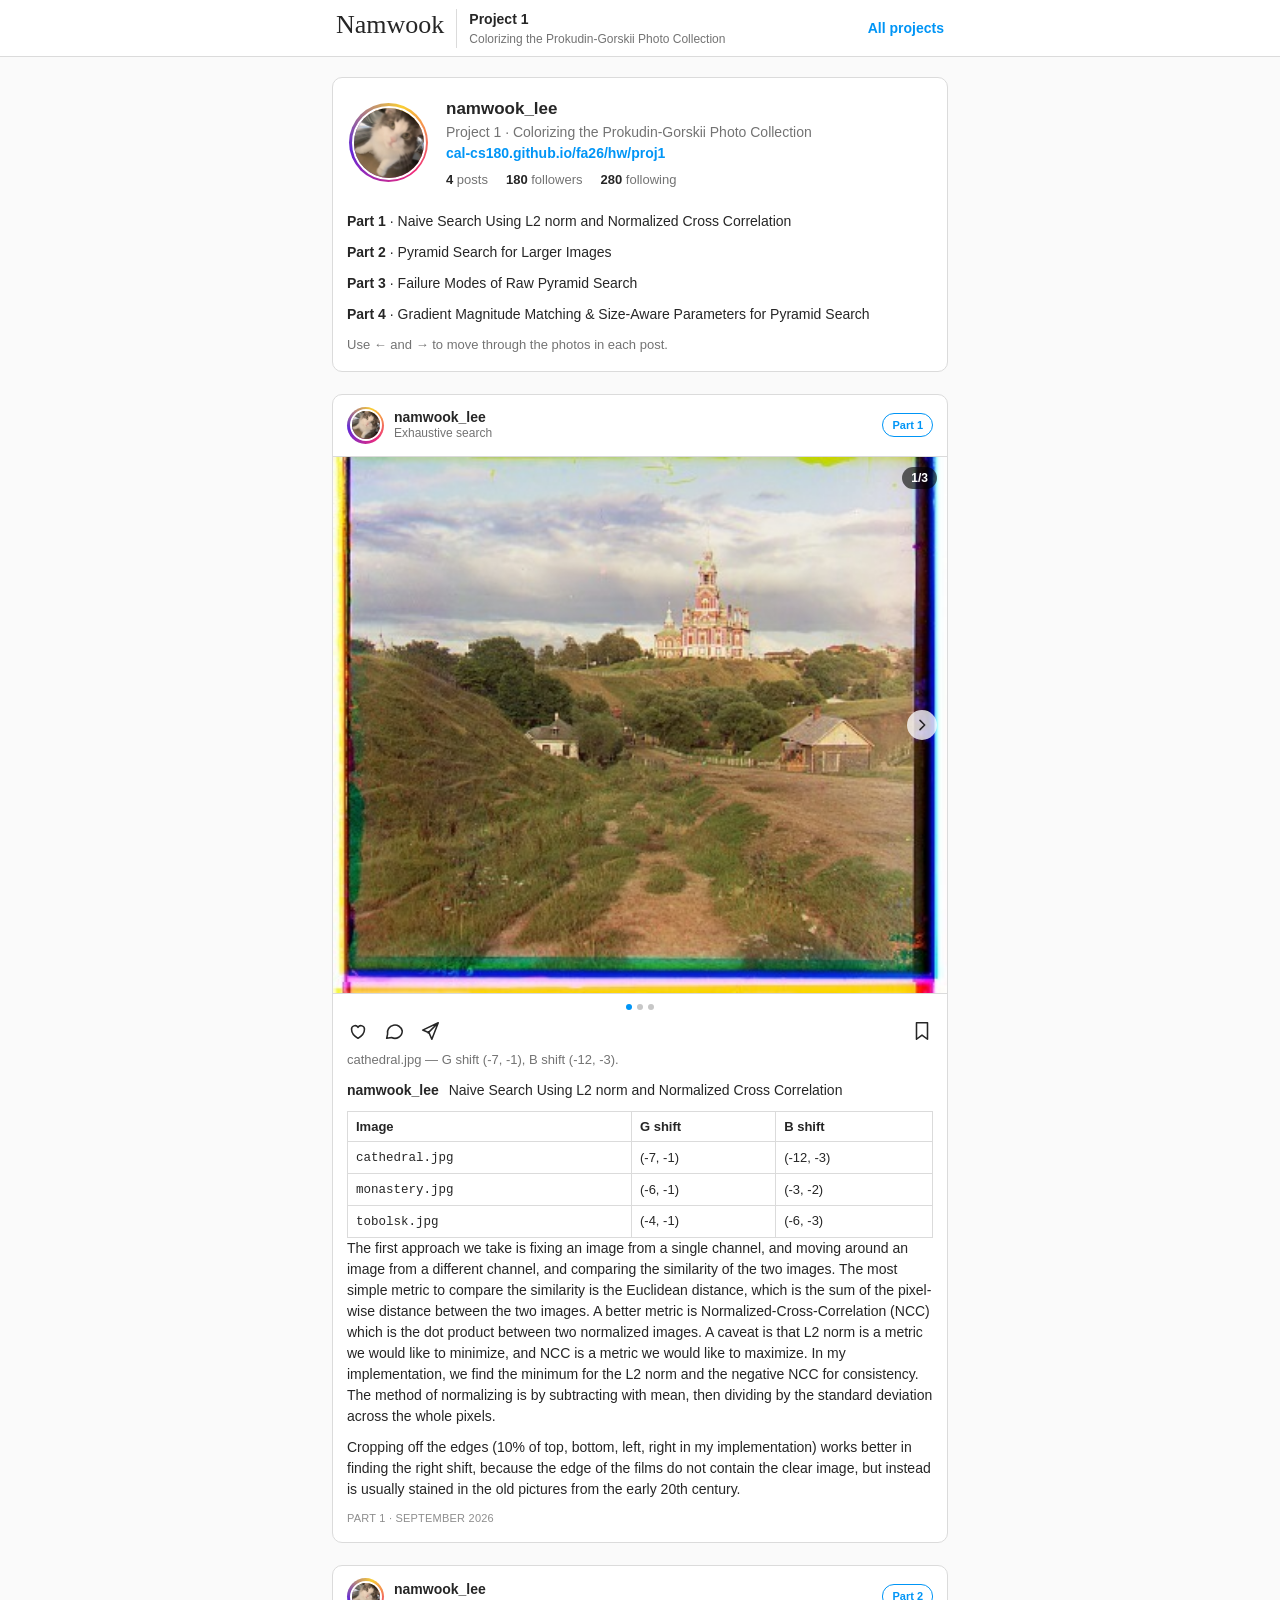
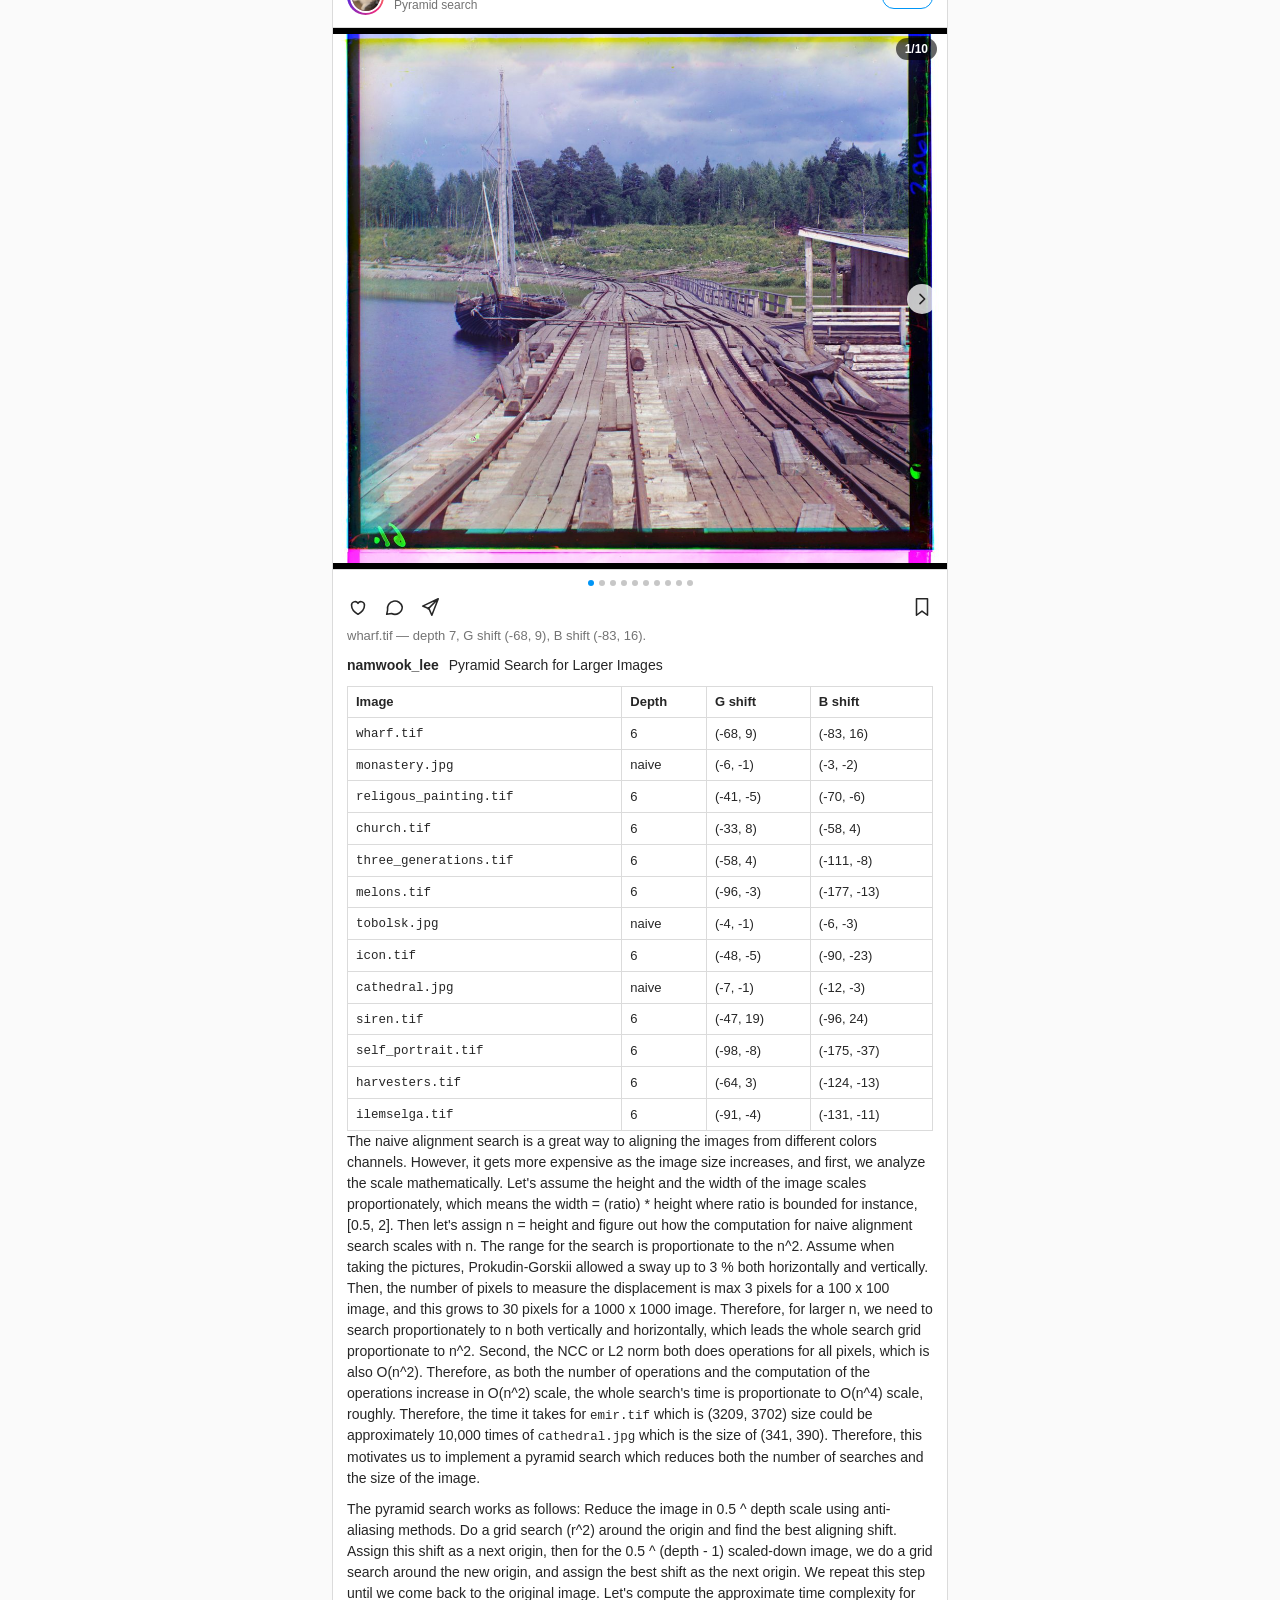
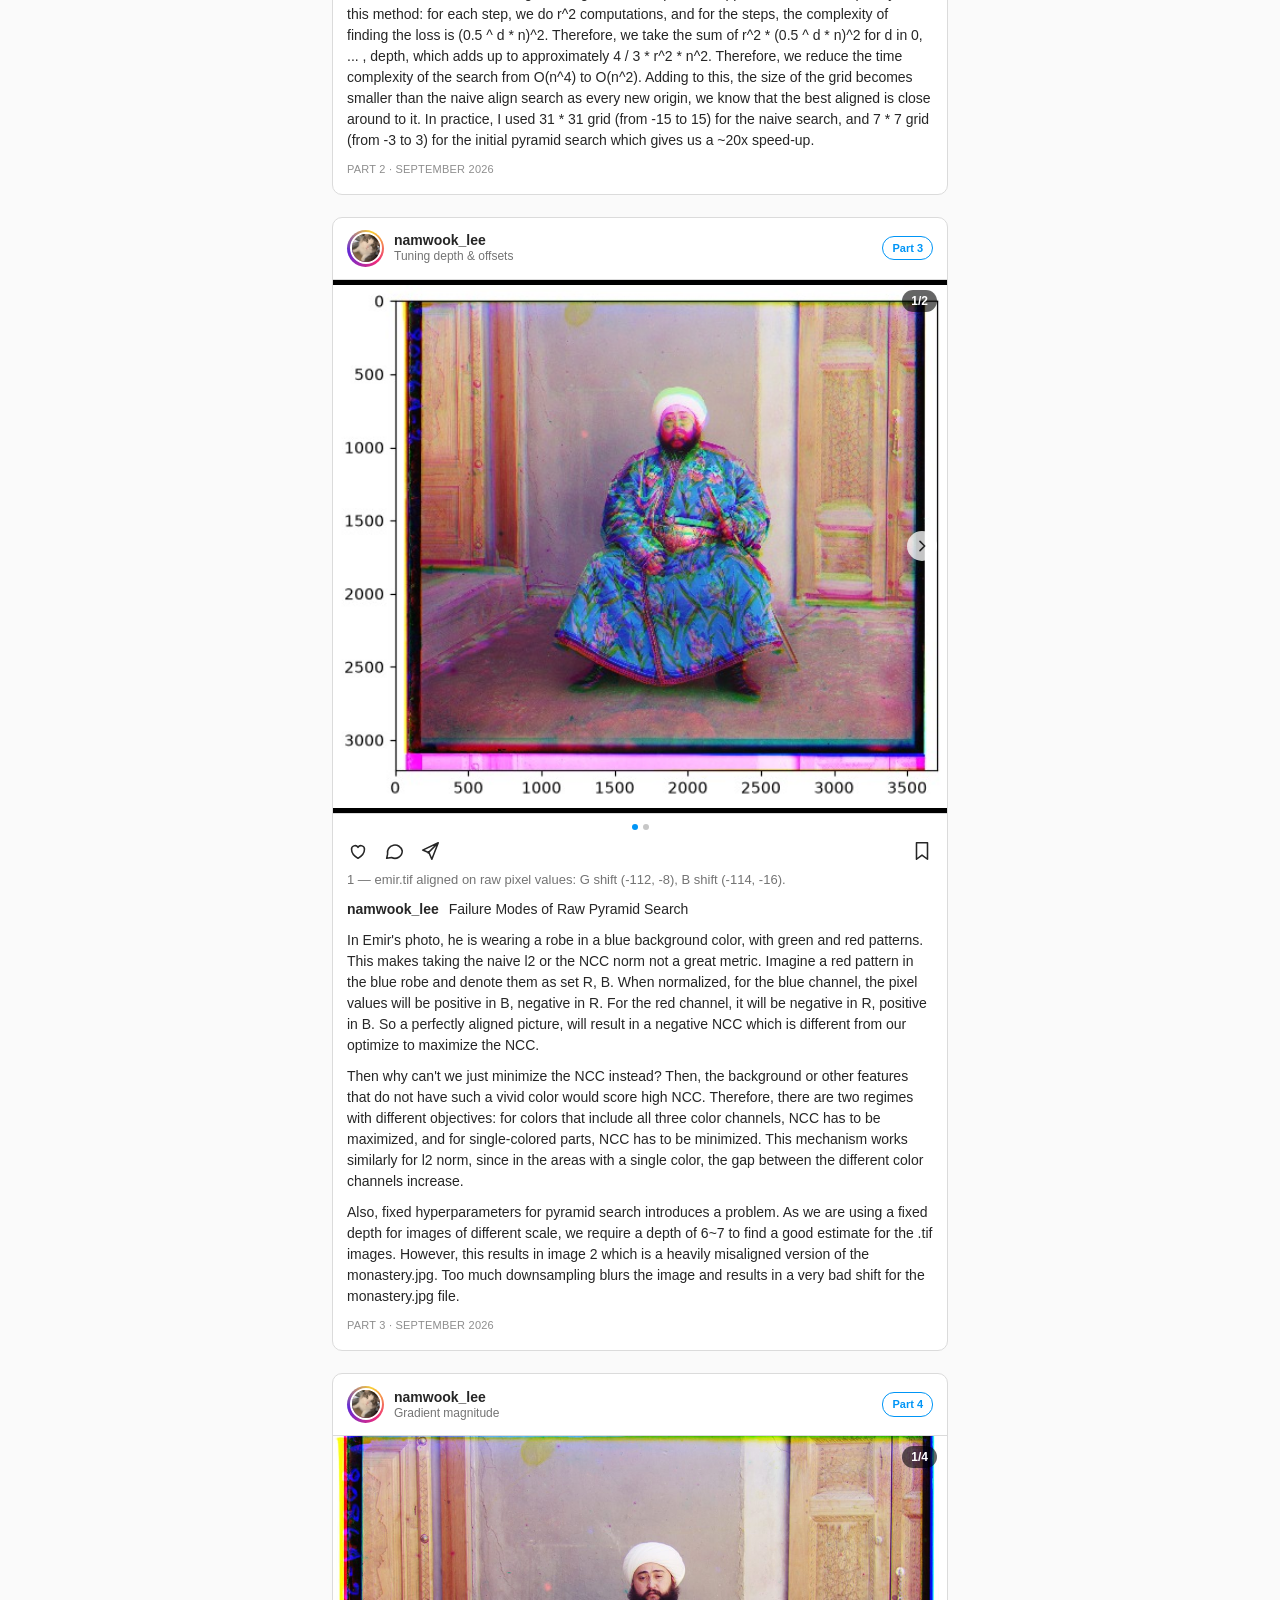
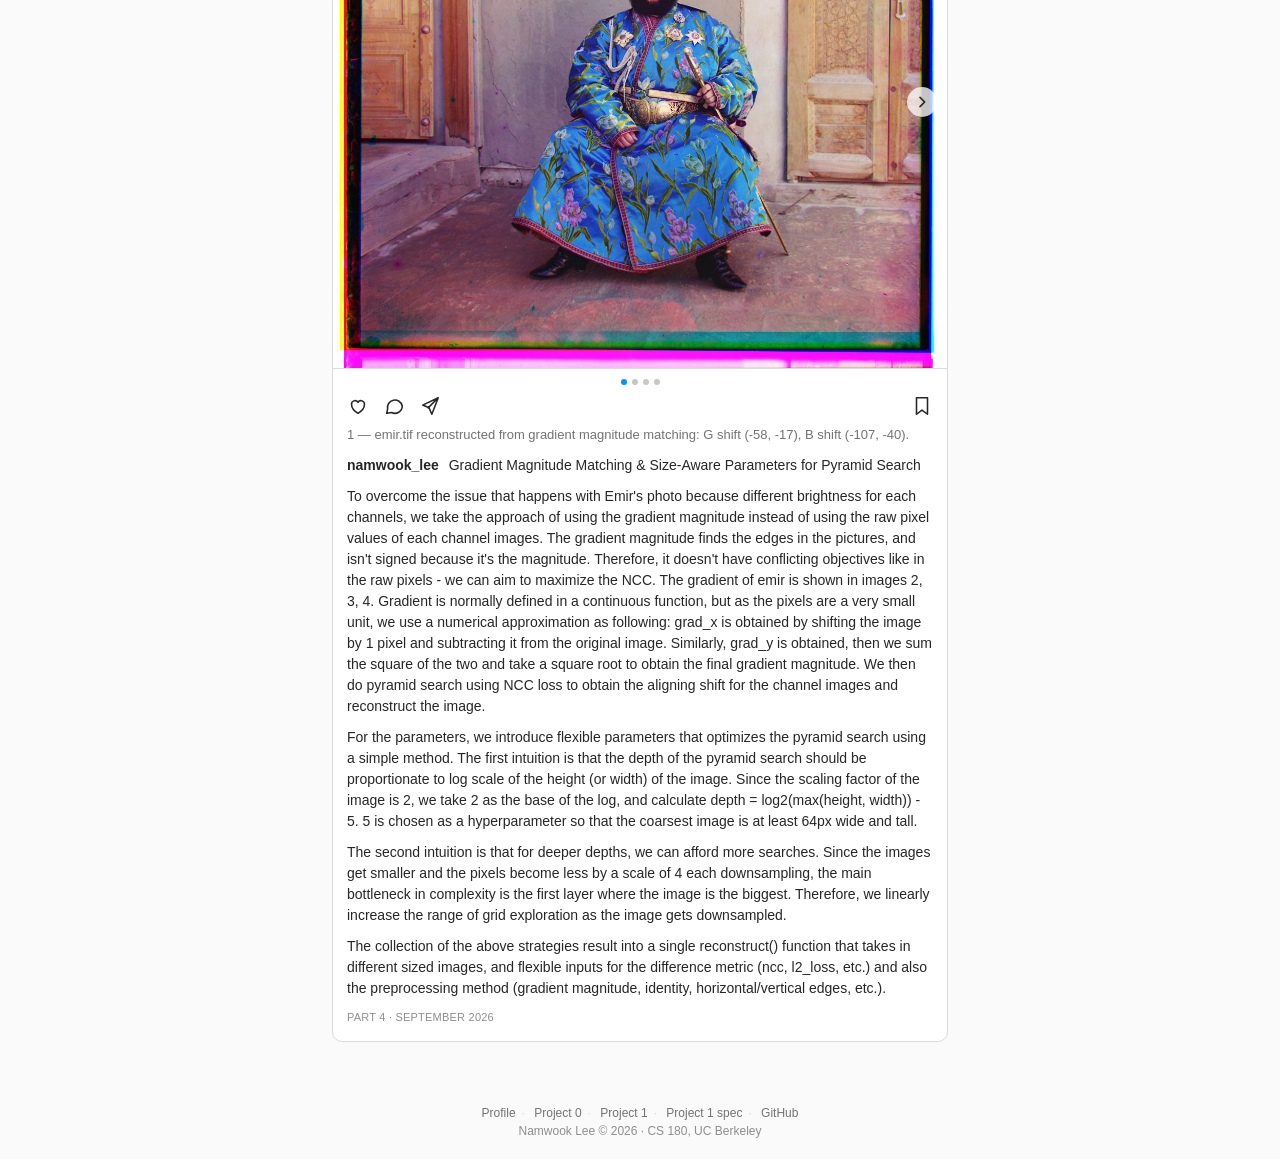
<file: cs180/proj1/index.html>
<!DOCTYPE html>
<html lang="en">
<head>
<meta charset="utf-8">
<meta name="viewport" content="width=device-width, initial-scale=1">
<title>Project 1: Colorizing the Prokudin-Gorskii Photo Collection — Namwook Lee, CS 180</title>
<meta name="description" content="CS 180 Project 1: aligning the Prokudin-Gorskii glass plate negatives into color photographs — NCC and L2 search, gradient-based matching, and a fast pyramid.">
<meta name="author" content="Namwook Lee">
<meta property="og:type" content="article">
<meta property="og:title" content="Project 1: Colorizing the Prokudin-Gorskii Photo Collection">
<meta property="og:description" content="Aligning glass plate negatives into color photographs — CS 180, UC Berkeley.">
<meta property="og:image" content="https://namwook0921.github.io/cs180/proj1/images/part4/emir_aligned.jpg">
<link rel="stylesheet" href="../assets/css/insta.css?v=1">
<link rel="icon" href="data:image/svg+xml,<svg xmlns='http://www.w3.org/2000/svg' viewBox='0 0 100 100'><rect width='100' height='100' rx='24' fill='%23262626'/><circle cx='36' cy='42' r='20' fill='%23ff2d2d' opacity='.85'/><circle cx='64' cy='42' r='20' fill='%2300d26a' opacity='.85'/><circle cx='50' cy='66' r='20' fill='%232d6bff' opacity='.85'/></svg>">
</head>
<body>

<a class="skip" href="#main">Skip to content</a>
<svg class="sr" aria-hidden="true" focusable="false" xmlns="http://www.w3.org/2000/svg">
  <symbol id="i-prev" viewBox="0 0 24 24" fill="none" stroke="currentColor" stroke-width="2.4" stroke-linecap="round" stroke-linejoin="round"><path d="M15 5l-7 7 7 7"/></symbol>
  <symbol id="i-next" viewBox="0 0 24 24" fill="none" stroke="currentColor" stroke-width="2.4" stroke-linecap="round" stroke-linejoin="round"><path d="M9 5l7 7-7 7"/></symbol>
  <symbol id="i-close" viewBox="0 0 24 24" fill="none" stroke="currentColor" stroke-width="2.2" stroke-linecap="round"><path d="M6 6l12 12M18 6L6 18"/></symbol>
  <symbol id="i-heart" viewBox="0 0 24 24" fill="none" stroke="currentColor" stroke-width="1.7" stroke-linecap="round" stroke-linejoin="round"><path d="M12 20s-7-4.5-7-9.5A3.8 3.8 0 0 1 12 8a3.8 3.8 0 0 1 7 2.5C19 15.5 12 20 12 20z"/></symbol>
  <symbol id="i-comment" viewBox="0 0 24 24" fill="none" stroke="currentColor" stroke-width="1.7" stroke-linecap="round" stroke-linejoin="round"><path d="M21 12a8 8 0 0 1-11.6 7.1L4 20l1-4.6A8 8 0 1 1 21 12z"/></symbol>
  <symbol id="i-share" viewBox="0 0 24 24" fill="none" stroke="currentColor" stroke-width="1.7" stroke-linecap="round" stroke-linejoin="round"><path d="M21 3L10 14M21 3l-7 18-3-7-7-3 17-8z"/></symbol>
  <symbol id="i-save" viewBox="0 0 24 24" fill="none" stroke="currentColor" stroke-width="1.7" stroke-linecap="round" stroke-linejoin="round"><path d="M6 3h12v18l-6-4.5L6 21z"/></symbol>
</svg>

<header class="topbar">
  <div class="topbar__inner">
    <a class="wordmark" href="../" aria-label="Home">Namwook</a>
    <div class="topbar__title">
      <div class="t1">Project 1</div>
      <div class="t2">Colorizing the Prokudin-Gorskii Photo Collection</div>
    </div>
    <a class="backlink" href="../">All projects</a>
  </div>
</header>

<main class="feed" id="main">

  <!-- Shown only when printing to PDF for Gradescope -->
  <div class="printhead">
    <div><b>Namwook Lee</b> — CS 180, UC Berkeley, Fall 2026 — Project 1: Colorizing the Prokudin-Gorskii Photo Collection</div>
    <div>URL: <span class="u">https://namwook0921.github.io/cs180/proj1/</span></div>
  </div>

  <!-- ==================== PROFILE ==================== -->
  <section class="post">
    <div class="profile">
      <span class="ring ring--lg"><img src="images/avatar.jpg" alt="Namwook Lee"></span>
      <div class="profile__meta">
        <div class="profile__user">namwook_lee</div>
        <div class="profile__sub">
          Project 1 · Colorizing the Prokudin-Gorskii Photo Collection<br>
          <a href="https://cal-cs180.github.io/fa26/hw/proj1/index.html" target="_blank" rel="noopener">cal-cs180.github.io/fa26/hw/proj1</a>
        </div>
        <div class="stats">
          <span><b>4</b> posts</span>
          <span><b>180</b> followers</span>
          <span><b>280</b> following</span>
        </div>
      </div>
    </div>
    <div class="post__body">
      <p><a href="#part1"><b>Part 1</b></a> · Naive Search Using L2 norm and Normalized Cross Correlation</p>
      <p><a href="#part2"><b>Part 2</b></a> · Pyramid Search for Larger Images</p>
      <p><a href="#part3"><b>Part 3</b></a> · Failure Modes of Raw Pyramid Search</p>
      <p><a href="#part4"><b>Part 4</b></a> · Gradient Magnitude Matching &amp; Size-Aware Parameters for Pyramid Search</p>
      <p class="cap cap--slide" style="color:var(--text-2)">Use ← and → to move through the photos in each post.</p>
    </div>
  </section>

  <!-- ==================== POST 1 · NCC, L2, naive search ==================== -->
  <article class="post" id="part1">
    <div class="post__hd">
      <span class="ring ring--sm"><img src="images/avatar.jpg" alt=""></span>
      <div class="post__who">
        <div class="post__user">namwook_lee</div>
        <div class="post__loc">Exhaustive search</div>
      </div>
      <span class="post__tag">Part 1</span>
    </div>

    <div class="car" data-car>
      <div class="car__track">
        <figure data-caption="cathedral.jpg — G shift (-7, -1), B shift (-12, -3).">
          <img src="images/part1/cathedral.jpg" alt="Colorized Prokudin-Gorskii photograph of a cathedral, aligned with an exhaustive search.">
          <figcaption>cathedral.jpg — G shift (-7, -1), B shift (-12, -3).</figcaption>
        </figure>
        <figure data-caption="monastery.jpg — G shift (-6, -1), B shift (-3, -2).">
          <img loading="lazy" src="images/part1/monastery.jpg" alt="Colorized Prokudin-Gorskii photograph of a monastery, aligned with an exhaustive search.">
          <figcaption>monastery.jpg — G shift (-6, -1), B shift (-3, -2).</figcaption>
        </figure>
        <figure data-caption="tobolsk.jpg — G shift (-4, -1), B shift (-6, -3).">
          <img loading="lazy" src="images/part1/tobolsk.jpg" alt="Colorized Prokudin-Gorskii photograph of Tobolsk, aligned with an exhaustive search.">
          <figcaption>tobolsk.jpg — G shift (-4, -1), B shift (-6, -3).</figcaption>
        </figure>
      </div>
      <button class="car__btn car__prev" type="button" aria-label="Previous photo"><svg aria-hidden="true"><use href="#i-prev"/></svg></button>
      <button class="car__btn car__next" type="button" aria-label="Next photo"><svg aria-hidden="true"><use href="#i-next"/></svg></button>
      <span class="car__count"></span>
    </div>
    <div class="dots"></div>

    <div class="post__actions">
      <svg aria-hidden="true"><use href="#i-heart"/></svg>
      <svg aria-hidden="true"><use href="#i-comment"/></svg>
      <svg aria-hidden="true"><use href="#i-share"/></svg>
      <svg class="spacer" aria-hidden="true"><use href="#i-save"/></svg>
    </div>

    <div class="post__body">
      <p class="cap cap--slide"></p>
      <p class="cap"><b>namwook_lee</b> Naive Search Using L2 norm and Normalized Cross Correlation</p>

      <table>
        <tr><th>Image</th><th>G shift</th><th>B shift</th></tr>
        <tr><td><code>cathedral.jpg</code></td><td>(-7, -1)</td><td>(-12, -3)</td></tr>
        <tr><td><code>monastery.jpg</code></td><td>(-6, -1)</td><td>(-3, -2)</td></tr>
        <tr><td><code>tobolsk.jpg</code></td><td>(-4, -1)</td><td>(-6, -3)</td></tr>
      </table>

      <p>The first approach we take is fixing an image from a single channel, and moving around an image from a different channel, and comparing the similarity of the two images. The most simple metric to compare the similarity is the Euclidean distance, which is the sum of the pixel-wise distance between the two images. A better metric is Normalized-Cross-Correlation (NCC) which is the dot product between two normalized images. A caveat is that L2 norm is a metric we would like to minimize, and NCC is a metric we would like to maximize. In my implementation, we find the minimum for the L2 norm and the negative NCC for consistency. The method of normalizing is by subtracting with mean, then dividing by the standard deviation across the whole pixels.</p>

      <p>Cropping off the edges (10% of top, bottom, left, right in my implementation) works better in finding the right shift, because the edge of the films do not contain the clear image, but instead is usually stained in the old pictures from the early 20th century.</p>

      <p class="post__time">Part 1 · September 2026</p>
    </div>
  </article>

  <!-- ==================== POST 2 · Pyramid search ==================== -->
  <article class="post" id="part2">
    <div class="post__hd">
      <span class="ring ring--sm"><img src="images/avatar.jpg" alt=""></span>
      <div class="post__who">
        <div class="post__user">namwook_lee</div>
        <div class="post__loc">Pyramid search</div>
      </div>
      <span class="post__tag">Part 2</span>
    </div>

    <div class="car" data-car>
      <div class="car__track">
        <figure data-caption="wharf.tif — depth 7, G shift (-68, 9), B shift (-83, 16).">
          <img src="images/part2/wharf.jpg" alt="Colorized Prokudin-Gorskii photograph wharf, aligned with a pyramid search." loading="lazy">
          <figcaption>wharf.tif — depth 7, G shift (-68, 9), B shift (-83, 16).</figcaption>
        </figure>
        <figure data-caption="religous_painting.tif — depth 7, G shift (-41, -5), B shift (-70, -6).">
          <img src="images/part2/religous_painting.jpg" alt="Colorized Prokudin-Gorskii photograph religous_painting, aligned with a pyramid search." loading="lazy">
          <figcaption>religous_painting.tif — depth 7, G shift (-41, -5), B shift (-70, -6).</figcaption>
        </figure>
        <figure data-caption="church.tif — depth 7, G shift (-33, 8), B shift (-58, 4).">
          <img src="images/part2/church.jpg" alt="Colorized Prokudin-Gorskii photograph church, aligned with a pyramid search." loading="lazy">
          <figcaption>church.tif — depth 7, G shift (-33, 8), B shift (-58, 4).</figcaption>
        </figure>
        <figure data-caption="three_generations.tif — depth 7, G shift (-58, 4), B shift (-111, -8).">
          <img src="images/part2/three_generations.jpg" alt="Colorized Prokudin-Gorskii photograph three_generations, aligned with a pyramid search." loading="lazy">
          <figcaption>three_generations.tif — depth 7, G shift (-58, 4), B shift (-111, -8).</figcaption>
        </figure>
        <figure data-caption="melons.tif — depth 7, G shift (-96, -3), B shift (-177, -13).">
          <img src="images/part2/melons.jpg" alt="Colorized Prokudin-Gorskii photograph melons, aligned with a pyramid search." loading="lazy">
          <figcaption>melons.tif — depth 7, G shift (-96, -3), B shift (-177, -13).</figcaption>
        </figure>
        <figure data-caption="icon.tif — depth 7, G shift (-48, -5), B shift (-90, -23).">
          <img src="images/part2/icon.jpg" alt="Colorized Prokudin-Gorskii photograph icon, aligned with a pyramid search." loading="lazy">
          <figcaption>icon.tif — depth 7, G shift (-48, -5), B shift (-90, -23).</figcaption>
        </figure>
        <figure data-caption="siren.tif — depth 7, G shift (-47, 19), B shift (-96, 24).">
          <img src="images/part2/siren.jpg" alt="Colorized Prokudin-Gorskii photograph siren, aligned with a pyramid search." loading="lazy">
          <figcaption>siren.tif — depth 7, G shift (-47, 19), B shift (-96, 24).</figcaption>
        </figure>
        <figure data-caption="self_portrait.tif — depth 7, G shift (-98, -8), B shift (-175, -37).">
          <img src="images/part2/self_portrait.jpg" alt="Colorized Prokudin-Gorskii photograph self_portrait, aligned with a pyramid search." loading="lazy">
          <figcaption>self_portrait.tif — depth 7, G shift (-98, -8), B shift (-175, -37).</figcaption>
        </figure>
        <figure data-caption="harvesters.tif — depth 7, G shift (-64, 3), B shift (-124, -13).">
          <img src="images/part2/harvesters.jpg" alt="Colorized Prokudin-Gorskii photograph harvesters, aligned with a pyramid search." loading="lazy">
          <figcaption>harvesters.tif — depth 7, G shift (-64, 3), B shift (-124, -13).</figcaption>
        </figure>
        <figure data-caption="ilemselga.tif — depth 7, G shift (-91, -4), B shift (-131, -11).">
          <img src="images/part2/ilemselga.jpg" alt="Colorized Prokudin-Gorskii photograph ilemselga, aligned with a pyramid search." loading="lazy">
          <figcaption>ilemselga.tif — depth 7, G shift (-91, -4), B shift (-131, -11).</figcaption>
        </figure>
      </div>
      <button class="car__btn car__prev" type="button" aria-label="Previous photo"><svg aria-hidden="true"><use href="#i-prev"/></svg></button>
      <button class="car__btn car__next" type="button" aria-label="Next photo"><svg aria-hidden="true"><use href="#i-next"/></svg></button>
      <span class="car__count"></span>
    </div>
    <div class="dots"></div>

    <div class="post__actions">
      <svg aria-hidden="true"><use href="#i-heart"/></svg>
      <svg aria-hidden="true"><use href="#i-comment"/></svg>
      <svg aria-hidden="true"><use href="#i-share"/></svg>
      <svg class="spacer" aria-hidden="true"><use href="#i-save"/></svg>
    </div>

    <div class="post__body">
      <p class="cap cap--slide"></p>
      <p class="cap"><b>namwook_lee</b> Pyramid Search for Larger Images</p>

      <table>
        <tr><th>Image</th><th>Depth</th><th>G shift</th><th>B shift</th></tr>
        <tr><td><code>wharf.tif</code></td><td>6</td><td>(-68, 9)</td><td>(-83, 16)</td></tr>
        <tr><td><code>monastery.jpg</code></td><td>naive</td><td>(-6, -1)</td><td>(-3, -2)</td></tr>
        <tr><td><code>religous_painting.tif</code></td><td>6</td><td>(-41, -5)</td><td>(-70, -6)</td></tr>
        <tr><td><code>church.tif</code></td><td>6</td><td>(-33, 8)</td><td>(-58, 4)</td></tr>
        <tr><td><code>three_generations.tif</code></td><td>6</td><td>(-58, 4)</td><td>(-111, -8)</td></tr>
        <tr><td><code>melons.tif</code></td><td>6</td><td>(-96, -3)</td><td>(-177, -13)</td></tr>
        <tr><td><code>tobolsk.jpg</code></td><td>naive</td><td>(-4, -1)</td><td>(-6, -3)</td></tr>
        <tr><td><code>icon.tif</code></td><td>6</td><td>(-48, -5)</td><td>(-90, -23)</td></tr>
        <tr><td><code>cathedral.jpg</code></td><td>naive</td><td>(-7, -1)</td><td>(-12, -3)</td></tr>
        <tr><td><code>siren.tif</code></td><td>6</td><td>(-47, 19)</td><td>(-96, 24)</td></tr>
        <tr><td><code>self_portrait.tif</code></td><td>6</td><td>(-98, -8)</td><td>(-175, -37)</td></tr>
        <tr><td><code>harvesters.tif</code></td><td>6</td><td>(-64, 3)</td><td>(-124, -13)</td></tr>
        <tr><td><code>ilemselga.tif</code></td><td>6</td><td>(-91, -4)</td><td>(-131, -11)</td></tr>
      </table>

      <p>The naive alignment search is a great way to aligning the images from different colors channels. However, it gets more expensive as the image size increases, and first, we analyze the scale mathematically. Let's assume the height and the width of the image scales proportionately, which means the width = (ratio) * height where ratio is bounded for instance, [0.5, 2]. Then let's assign n = height and figure out how the computation for naive alignment search scales with n. The range for the search is proportionate to the n^2. Assume when taking the pictures, Prokudin-Gorskii allowed a sway up to 3 % both horizontally and vertically. Then, the number of pixels to measure the displacement is max 3 pixels for a 100 x 100 image, and this grows to 30 pixels for a 1000 x 1000 image. Therefore, for larger n, we need to search proportionately to n both vertically and horizontally, which leads the whole search grid proportionate to n^2. Second, the NCC or L2 norm both does operations for all pixels, which is also O(n^2). Therefore, as both the number of operations and the computation of the operations increase in O(n^2) scale, the whole search's time is proportionate to O(n^4) scale, roughly. Therefore, the time it takes for <code>emir.tif</code> which is (3209, 3702) size could be approximately 10,000 times of <code>cathedral.jpg</code> which is the size of (341, 390). Therefore, this motivates us to implement a pyramid search which reduces both the number of searches and the size of the image.</p>

      <p>The pyramid search works as follows: Reduce the image in 0.5 ^ depth scale using anti-aliasing methods. Do a grid search (r^2) around the origin and find the best aligning shift. Assign this shift as a next origin, then for the 0.5 ^ (depth - 1) scaled-down image, we do a grid search around the new origin, and assign the best shift as the next origin. We repeat this step until we come back to the original image. Let's compute the approximate time complexity for this method: for each step, we do r^2 computations, and for the steps, the complexity of finding the loss is (0.5 ^ d * n)^2. Therefore, we take the sum of r^2 * (0.5 ^ d * n)^2 for d in 0, ... , depth, which adds up to approximately 4 / 3 * r^2 * n^2. Therefore, we reduce the time complexity of the search from O(n^4) to O(n^2). Adding to this, the size of the grid becomes smaller than the naive align search as every new origin, we know that the best aligned is close around to it. In practice, I used 31 * 31 grid (from -15 to 15) for the naive search, and 7 * 7 grid (from -3 to 3) for the initial pyramid search which gives us a ~20x speed-up.</p>

      <p class="post__time">Part 2 · September 2026</p>
    </div>
  </article>

  <!-- ==================== POST 3 · Depth, offsets, speed ==================== -->
  <article class="post" id="part3">
    <div class="post__hd">
      <span class="ring ring--sm"><img src="images/avatar.jpg" alt=""></span>
      <div class="post__who">
        <div class="post__user">namwook_lee</div>
        <div class="post__loc">Tuning depth &amp; offsets</div>
      </div>
      <span class="post__tag">Part 3</span>
    </div>

    <div class="car" data-car>
      <div class="car__track">
        <figure data-caption="1 — emir.tif aligned on raw pixel values: G shift (-112, -8), B shift (-114, -16).">
          <img src="images/part3/emir_misaligned.jpg" alt="Emir of Bukhara reconstructed from raw pixel alignment, with the three channels visibly offset." loading="lazy">
          <figcaption>1 — emir.tif aligned on raw pixel values: G shift (-112, -8), B shift (-114, -16).</figcaption>
        </figure>
        <figure data-caption="2 — monastery.jpg forced to depth 7: G shift (-94, -305), B shift (-93, -305).">
          <img src="images/part3/monastery_misaligned.jpg" alt="Monastery photograph reconstructed with too deep a pyramid, badly misaligned." loading="lazy">
          <figcaption>2 — monastery.jpg forced to depth 7: G shift (-94, -305), B shift (-93, -305).</figcaption>
        </figure>
      </div>
      <button class="car__btn car__prev" type="button" aria-label="Previous photo"><svg aria-hidden="true"><use href="#i-prev"/></svg></button>
      <button class="car__btn car__next" type="button" aria-label="Next photo"><svg aria-hidden="true"><use href="#i-next"/></svg></button>
      <span class="car__count"></span>
    </div>
    <div class="dots"></div>

    <div class="post__actions">
      <svg aria-hidden="true"><use href="#i-heart"/></svg>
      <svg aria-hidden="true"><use href="#i-comment"/></svg>
      <svg aria-hidden="true"><use href="#i-share"/></svg>
      <svg class="spacer" aria-hidden="true"><use href="#i-save"/></svg>
    </div>

    <div class="post__body">
      <p class="cap cap--slide"></p>
      <p class="cap"><b>namwook_lee</b> Failure Modes of Raw Pyramid Search</p>

      <p>In Emir's photo, he is wearing a robe in a blue background color, with green and red patterns. This makes taking the naive l2 or the NCC norm not a great metric. Imagine a red pattern in the blue robe and denote them as set R, B. When normalized, for the blue channel, the pixel values will be positive in B, negative in R. For the red channel, it will be negative in R, positive in B. So a perfectly aligned picture, will result in a negative NCC which is different from our optimize to maximize the NCC.</p>

      <p>Then why can't we just minimize the NCC instead? Then, the background or other features that do not have such a vivid color would score high NCC. Therefore, there are two regimes with different objectives: for colors that include all three color channels, NCC has to be maximized, and for single-colored parts, NCC has to be minimized. This mechanism works similarly for l2 norm, since in the areas with a single color, the gap between the different color channels increase.</p>

      <p>Also, fixed hyperparameters for pyramid search introduces a problem. As we are using a fixed depth for images of different scale, we require a depth of 6~7 to find a good estimate for the .tif images. However, this results in image 2 which is a heavily misaligned version of the monastery.jpg. Too much downsampling blurs the image and results in a very bad shift for the monastery.jpg file.</p>

      <p class="post__time">Part 3 · September 2026</p>
    </div>
  </article>

  <!-- ==================== POST 4 · Gradient magnitude + derived parameters ==================== -->
  <article class="post" id="part4">
    <div class="post__hd">
      <span class="ring ring--sm"><img src="images/avatar.jpg" alt=""></span>
      <div class="post__who">
        <div class="post__user">namwook_lee</div>
        <div class="post__loc">Gradient magnitude</div>
      </div>
      <span class="post__tag">Part 4</span>
    </div>

    <div class="car" data-car>
      <div class="car__track">
        <figure data-caption="1 — emir.tif reconstructed from gradient magnitude matching: G shift (-58, -17), B shift (-107, -40).">
          <img src="images/part4/emir_aligned.jpg" alt="The Emir of Bukhara in color, with all three channels correctly aligned." loading="lazy">
          <figcaption>1 — emir.tif reconstructed from gradient magnitude matching: G shift (-58, -17), B shift (-107, -40).</figcaption>
        </figure>
        <figure data-caption="2 — Gradient magnitude of the blue plate of emir.tif.">
          <img src="images/part4/emir_blue_grad.jpg" alt="Gradient magnitude of the blue plate: bright edges on a dark background." loading="lazy">
          <figcaption>2 — Gradient magnitude of the blue plate of emir.tif.</figcaption>
        </figure>
        <figure data-caption="3 — Gradient magnitude of the green plate of emir.tif.">
          <img src="images/part4/emir_green_grad.jpg" alt="Gradient magnitude of the green plate: bright edges on a dark background." loading="lazy">
          <figcaption>3 — Gradient magnitude of the green plate of emir.tif.</figcaption>
        </figure>
        <figure data-caption="4 — Gradient magnitude of the red plate of emir.tif.">
          <img src="images/part4/emir_red_grad.jpg" alt="Gradient magnitude of the red plate: bright edges on a dark background." loading="lazy">
          <figcaption>4 — Gradient magnitude of the red plate of emir.tif.</figcaption>
        </figure>
      </div>
      <button class="car__btn car__prev" type="button" aria-label="Previous photo"><svg aria-hidden="true"><use href="#i-prev"/></svg></button>
      <button class="car__btn car__next" type="button" aria-label="Next photo"><svg aria-hidden="true"><use href="#i-next"/></svg></button>
      <span class="car__count"></span>
    </div>
    <div class="dots"></div>

    <div class="post__actions">
      <svg aria-hidden="true"><use href="#i-heart"/></svg>
      <svg aria-hidden="true"><use href="#i-comment"/></svg>
      <svg aria-hidden="true"><use href="#i-share"/></svg>
      <svg class="spacer" aria-hidden="true"><use href="#i-save"/></svg>
    </div>

    <div class="post__body">
      <p class="cap cap--slide"></p>
      <p class="cap"><b>namwook_lee</b> Gradient Magnitude Matching &amp; Size-Aware Parameters for Pyramid Search</p>

      <p>To overcome the issue that happens with Emir's photo because different brightness for each channels, we take the approach of using the gradient magnitude instead of using the raw pixel values of each channel images. The gradient magnitude finds the edges in the pictures, and isn't signed because it's the magnitude. Therefore, it doesn't have conflicting objectives like in the raw pixels - we can aim to maximize the NCC. The gradient of emir is shown in images 2, 3, 4. Gradient is normally defined in a continuous function, but as the pixels are a very small unit, we use a numerical approximation as following: grad_x is obtained by shifting the image by 1 pixel and subtracting it from the original image. Similarly, grad_y is obtained, then we sum the square of the two and take a square root to obtain the final gradient magnitude. We then do pyramid search using NCC loss to obtain the aligning shift for the channel images and reconstruct the image.</p>

      <p>For the parameters, we introduce flexible parameters that optimizes the pyramid search using a simple method. The first intuition is that the depth of the pyramid search should be proportionate to log scale of the height (or width) of the image. Since the scaling factor of the image is 2, we take 2 as the base of the log, and calculate depth = log2(max(height, width)) - 5. 5 is chosen as a hyperparameter so that the coarsest image is at least 64px wide and tall.</p>

      <p>The second intuition is that for deeper depths, we can afford more searches. Since the images get smaller and the pixels become less by a scale of 4 each downsampling, the main bottleneck in complexity is the first layer where the image is the biggest. Therefore, we linearly increase the range of grid exploration as the image gets downsampled.</p>

      <p>The collection of the above strategies result into a single reconstruct() function that takes in different sized images, and flexible inputs for the difference metric (ncc, l2_loss, etc.) and also the preprocessing method (gradient magnitude, identity, horizontal/vertical edges, etc.).</p>

      <p class="post__time">Part 4 · September 2026</p>
    </div>
  </article>

</main>

<footer class="foot">
  <div class="links">
    <a href="../">Profile</a><span>·</span>
    <a href="../proj0/">Project 0</a><span>·</span>
    <a href="./">Project 1</a><span>·</span>
    <a href="https://cal-cs180.github.io/fa26/hw/proj1/index.html" target="_blank" rel="noopener">Project 1 spec</a><span>·</span>
    <a href="https://github.com/namwook0921" target="_blank" rel="noopener">GitHub</a>
  </div>
  Namwook Lee © 2026 · CS 180, UC Berkeley
</footer>

<div class="zoom" role="dialog" aria-modal="true" aria-label="Photo viewer">
  <button class="zoom__close" type="button" aria-label="Close"><svg aria-hidden="true"><use href="#i-close"/></svg></button>
  <div class="zoom__stage"><img alt=""></div>
  <div class="zoom__bar"><p></p></div>
</div>

<script src="../assets/js/insta.js?v=1"></script>
</body>
</html>
</file>
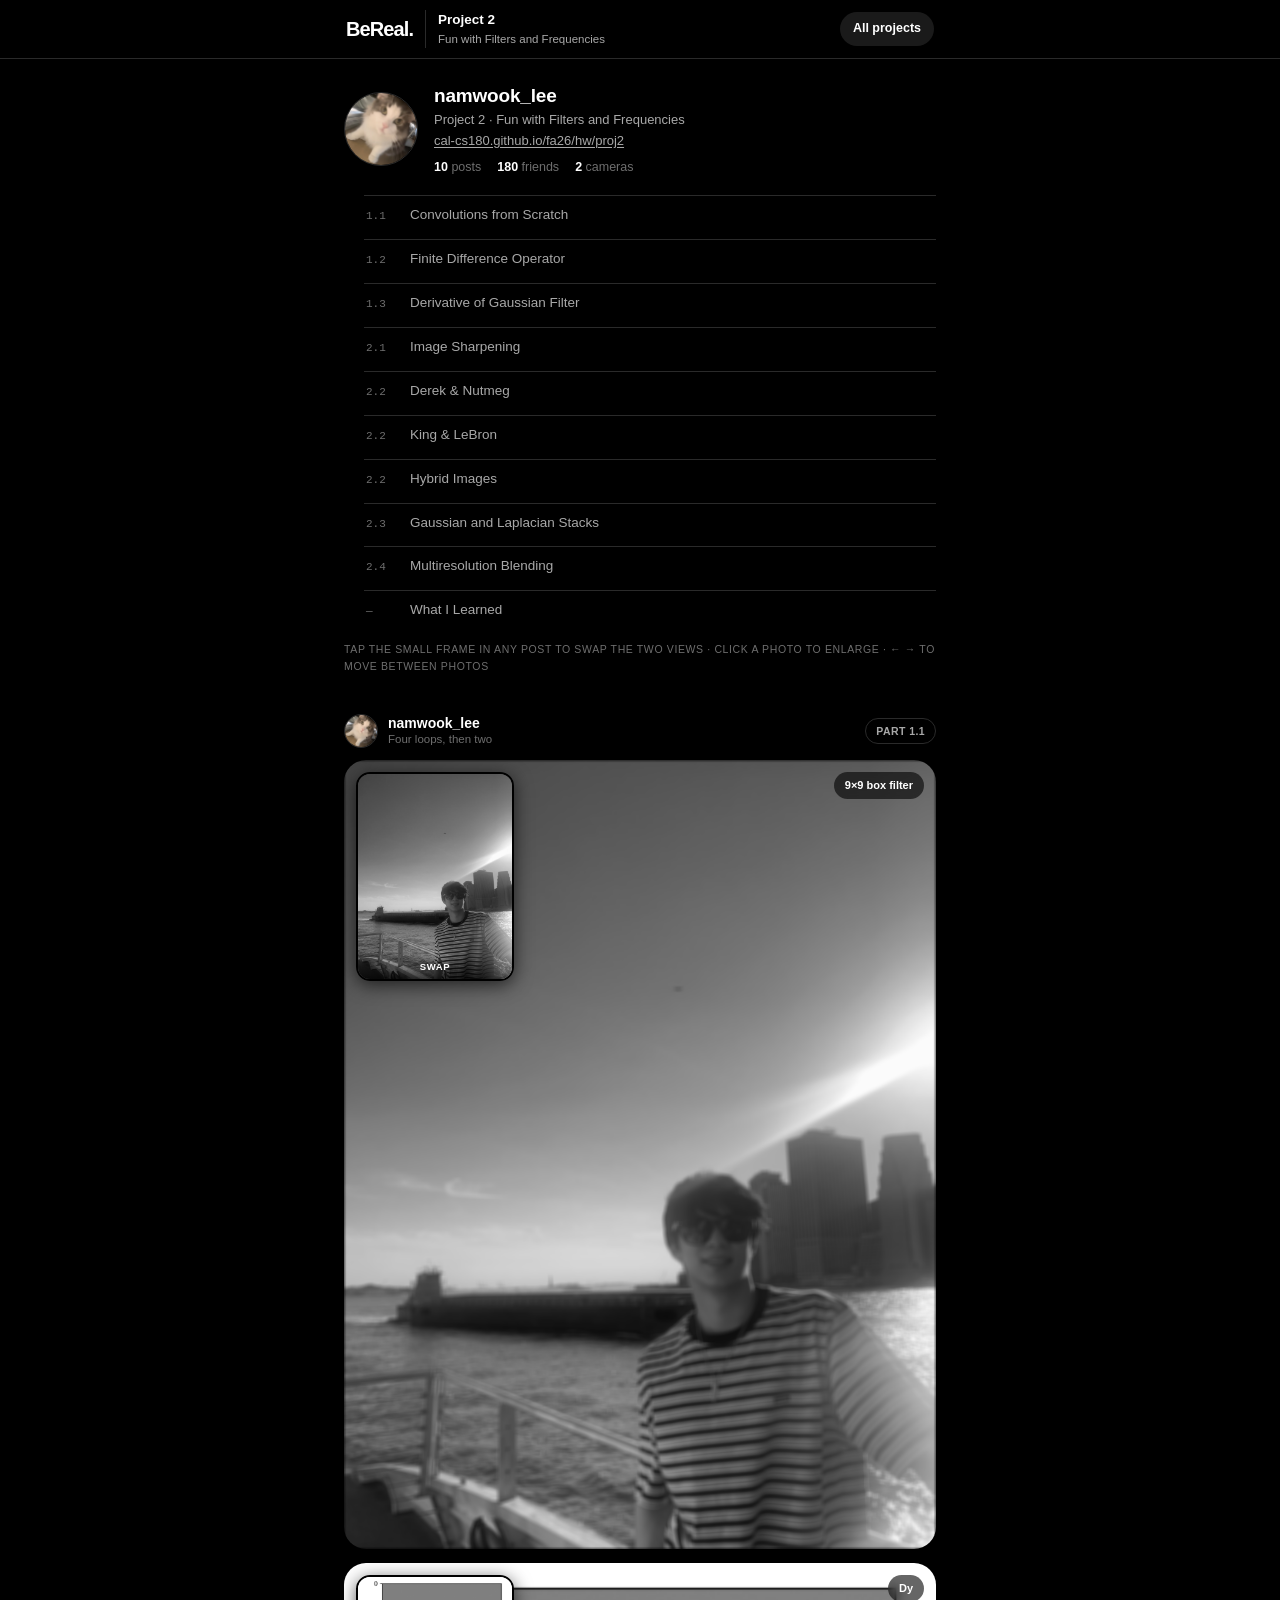
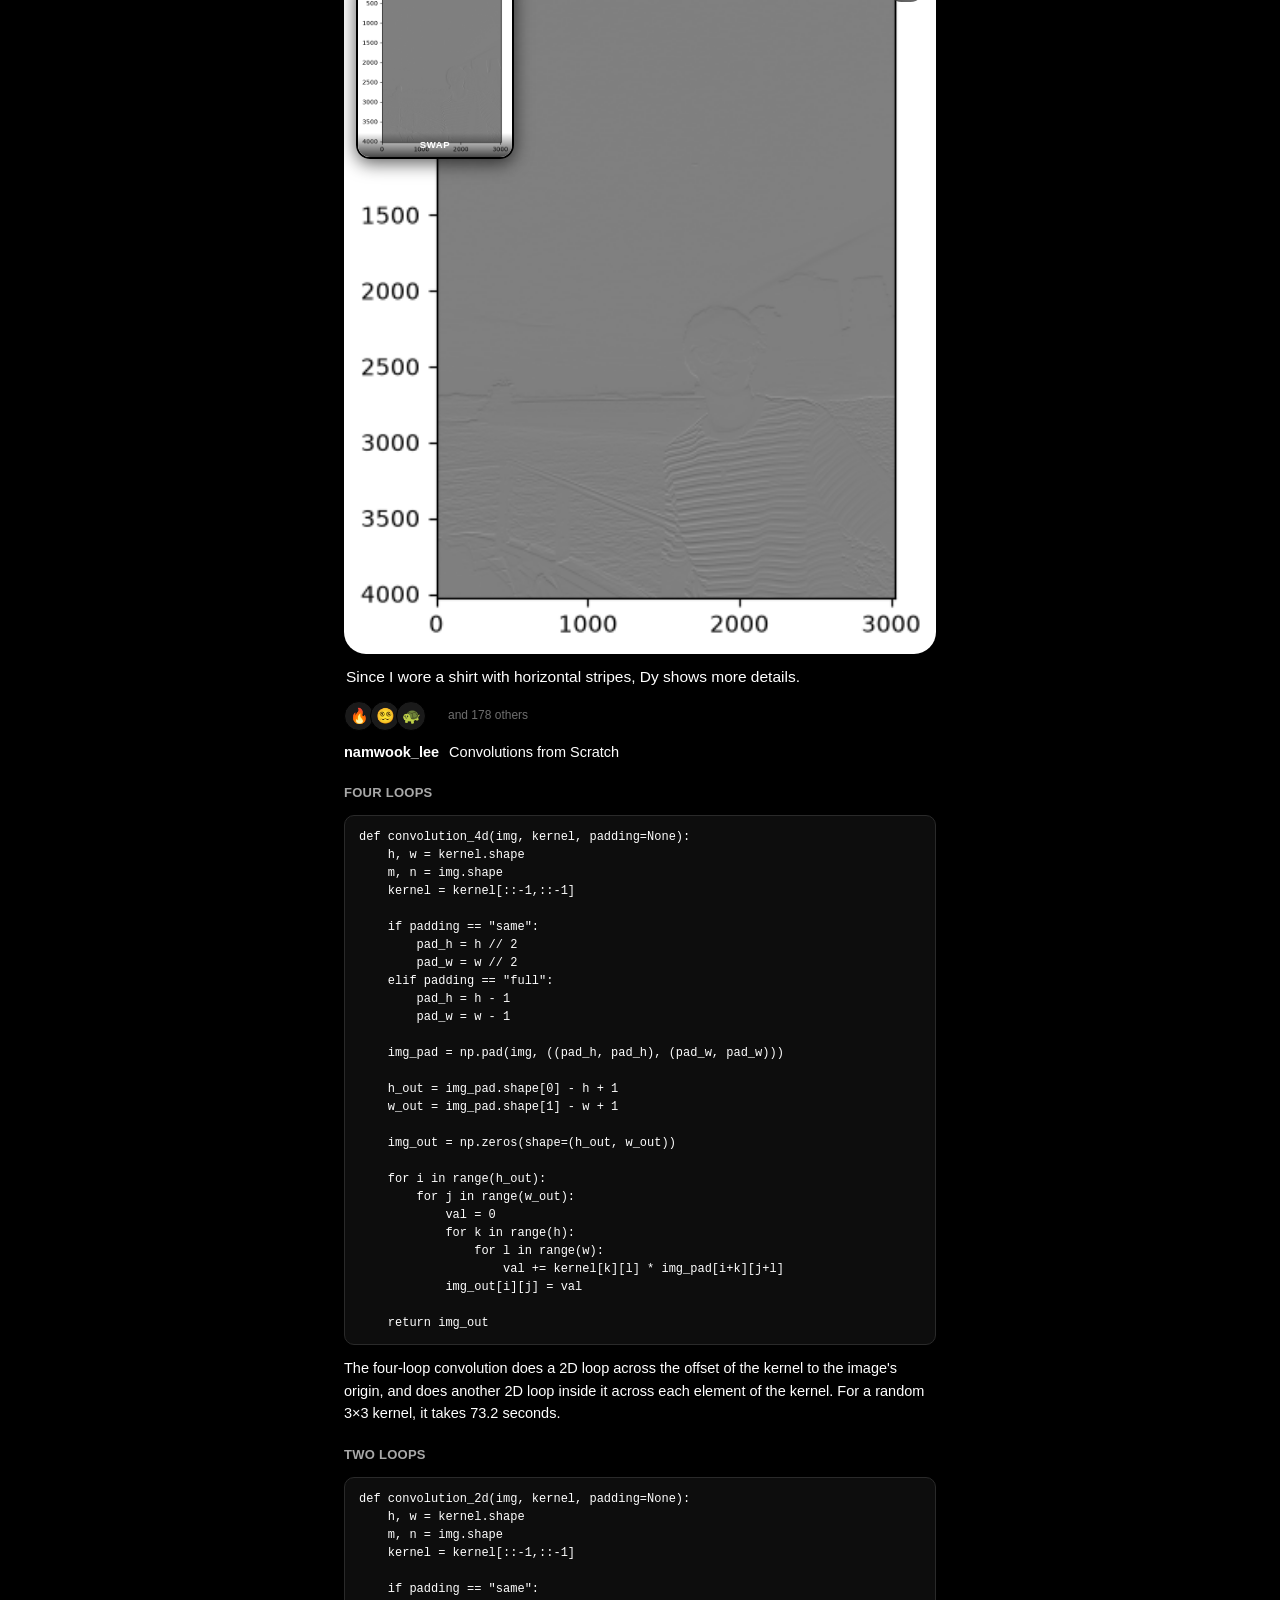
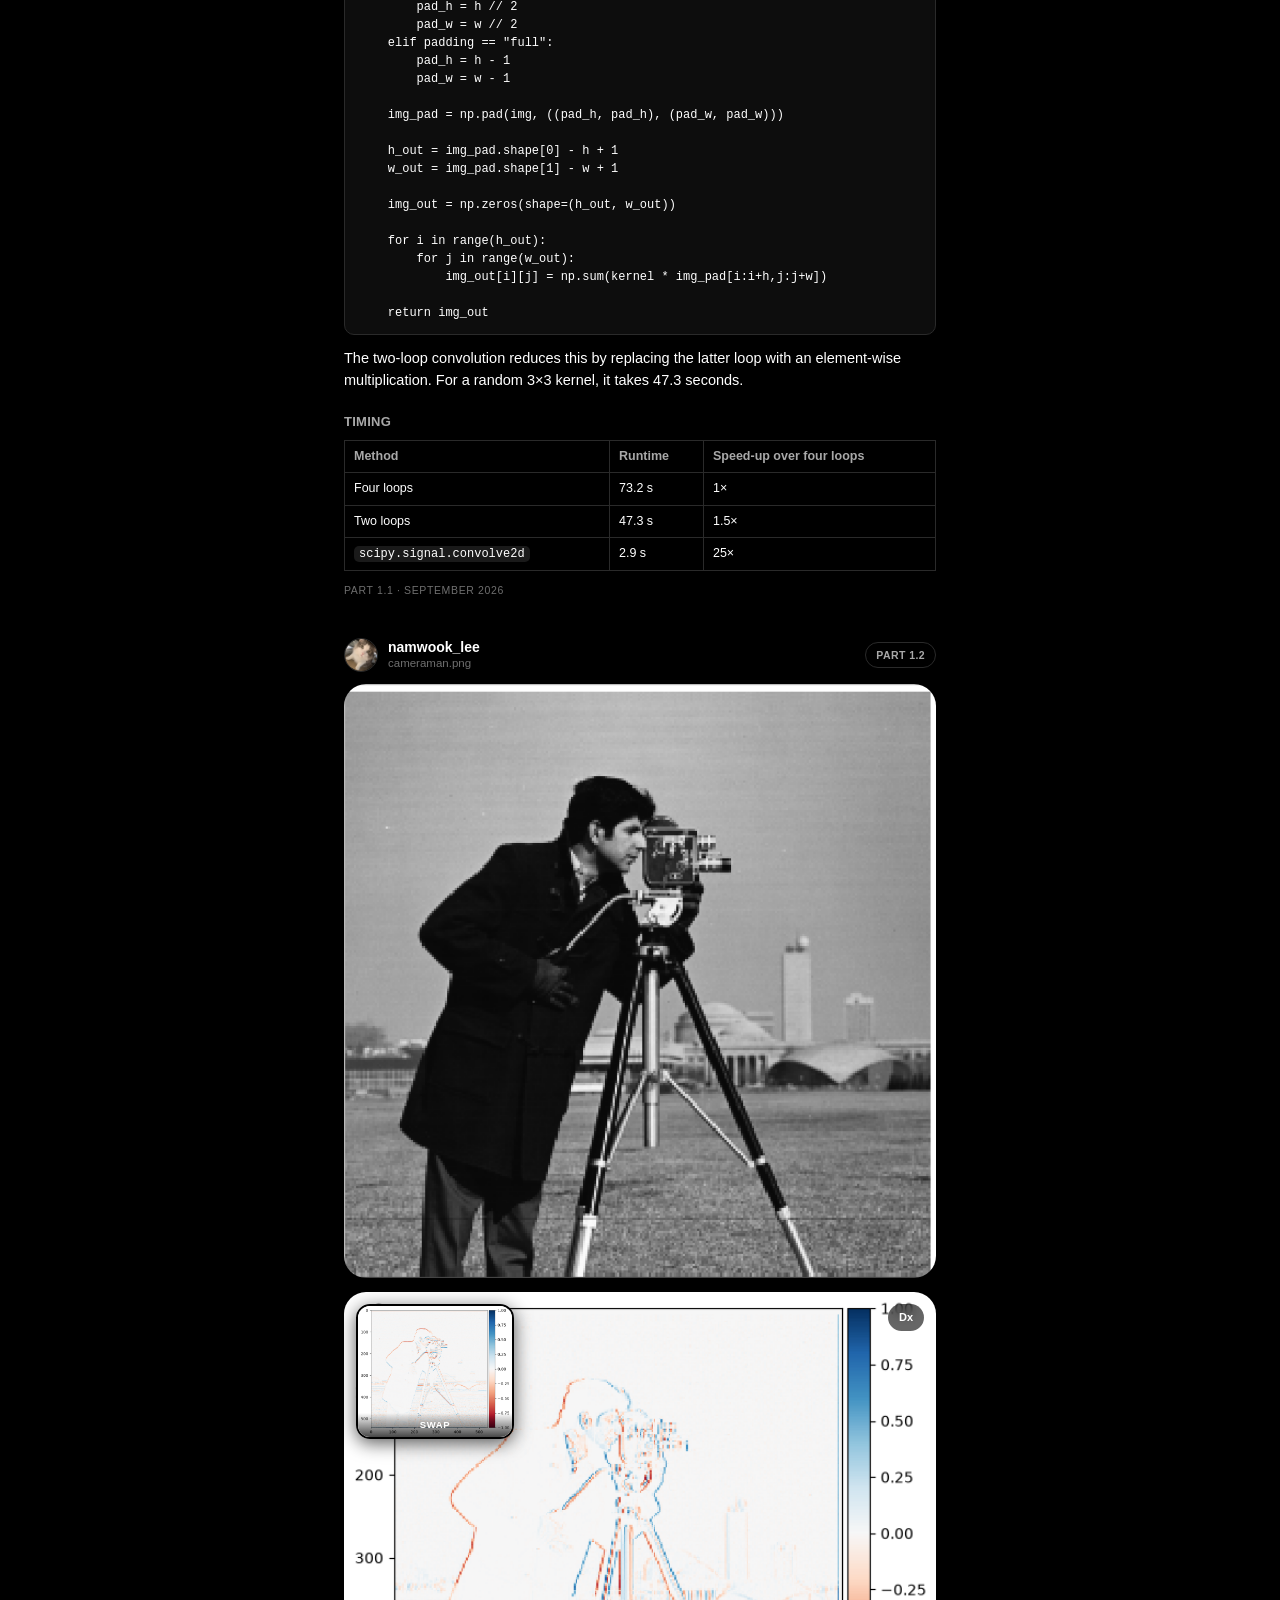
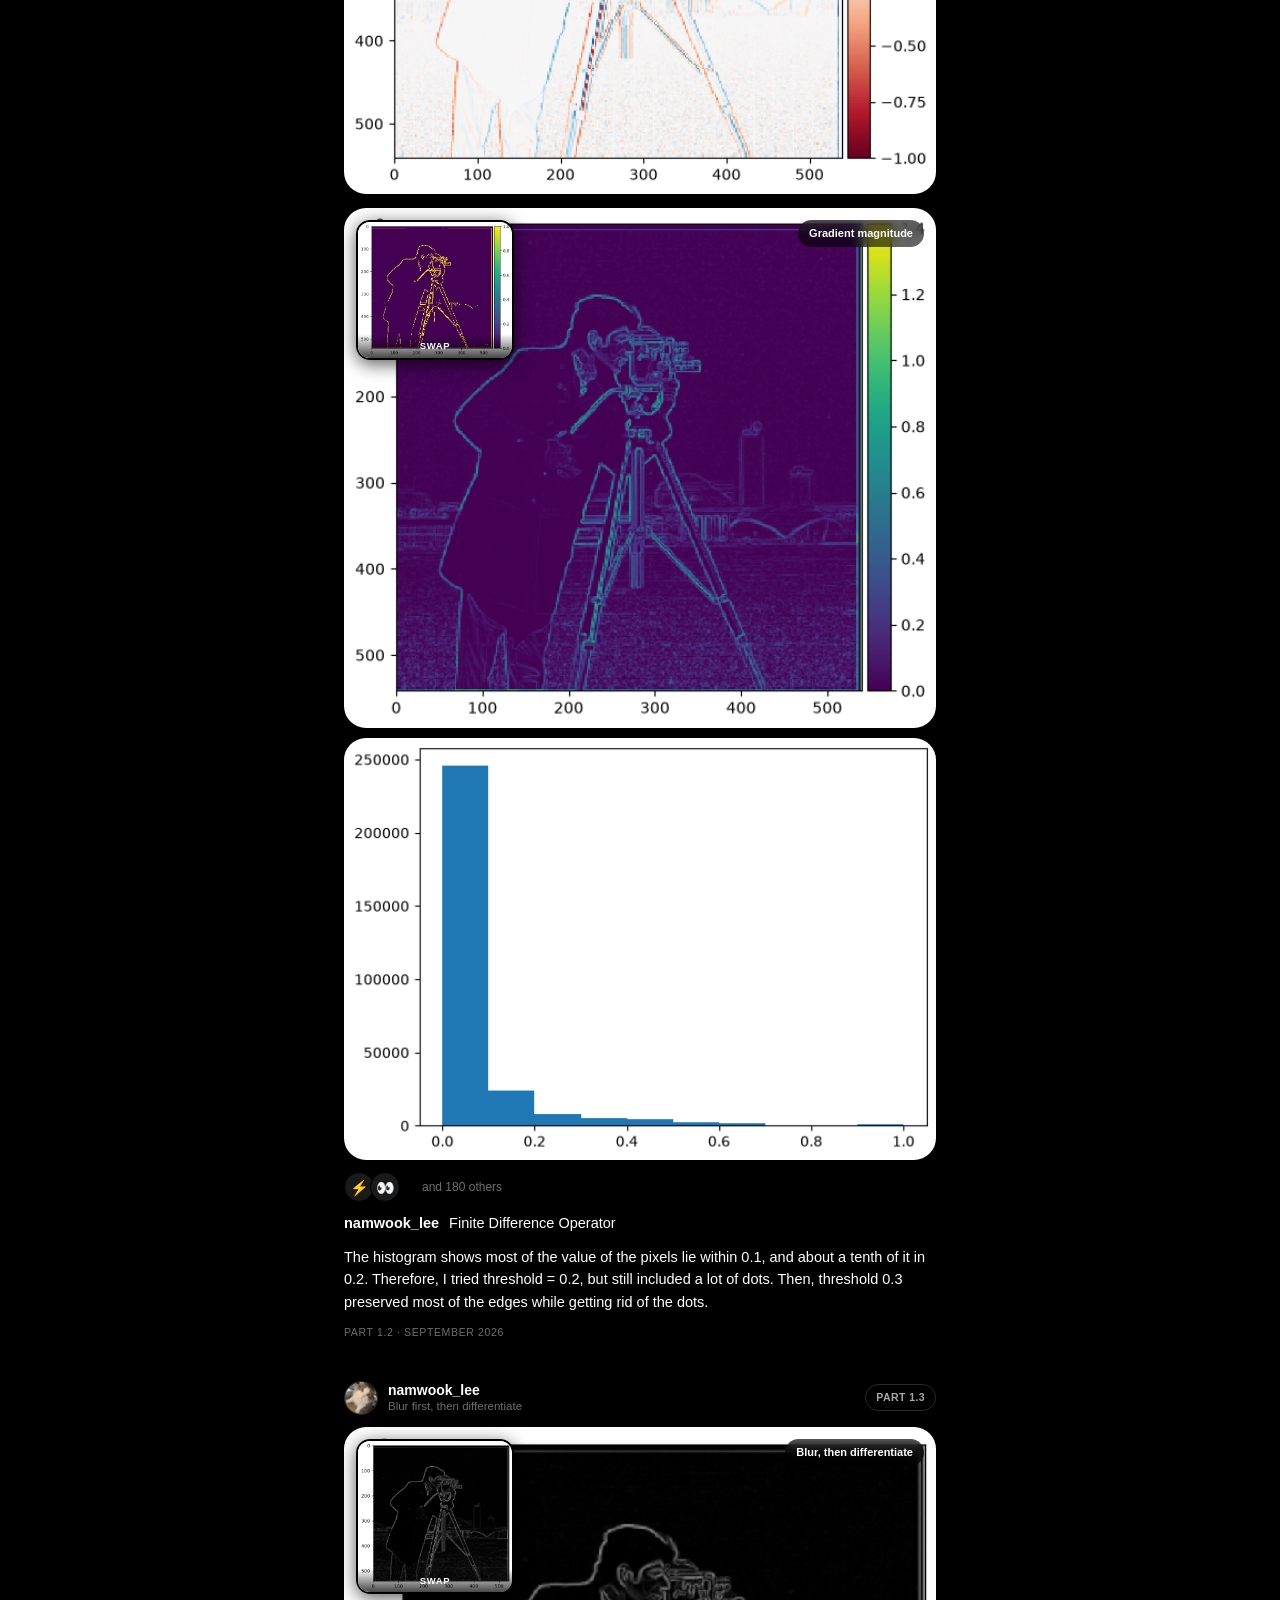
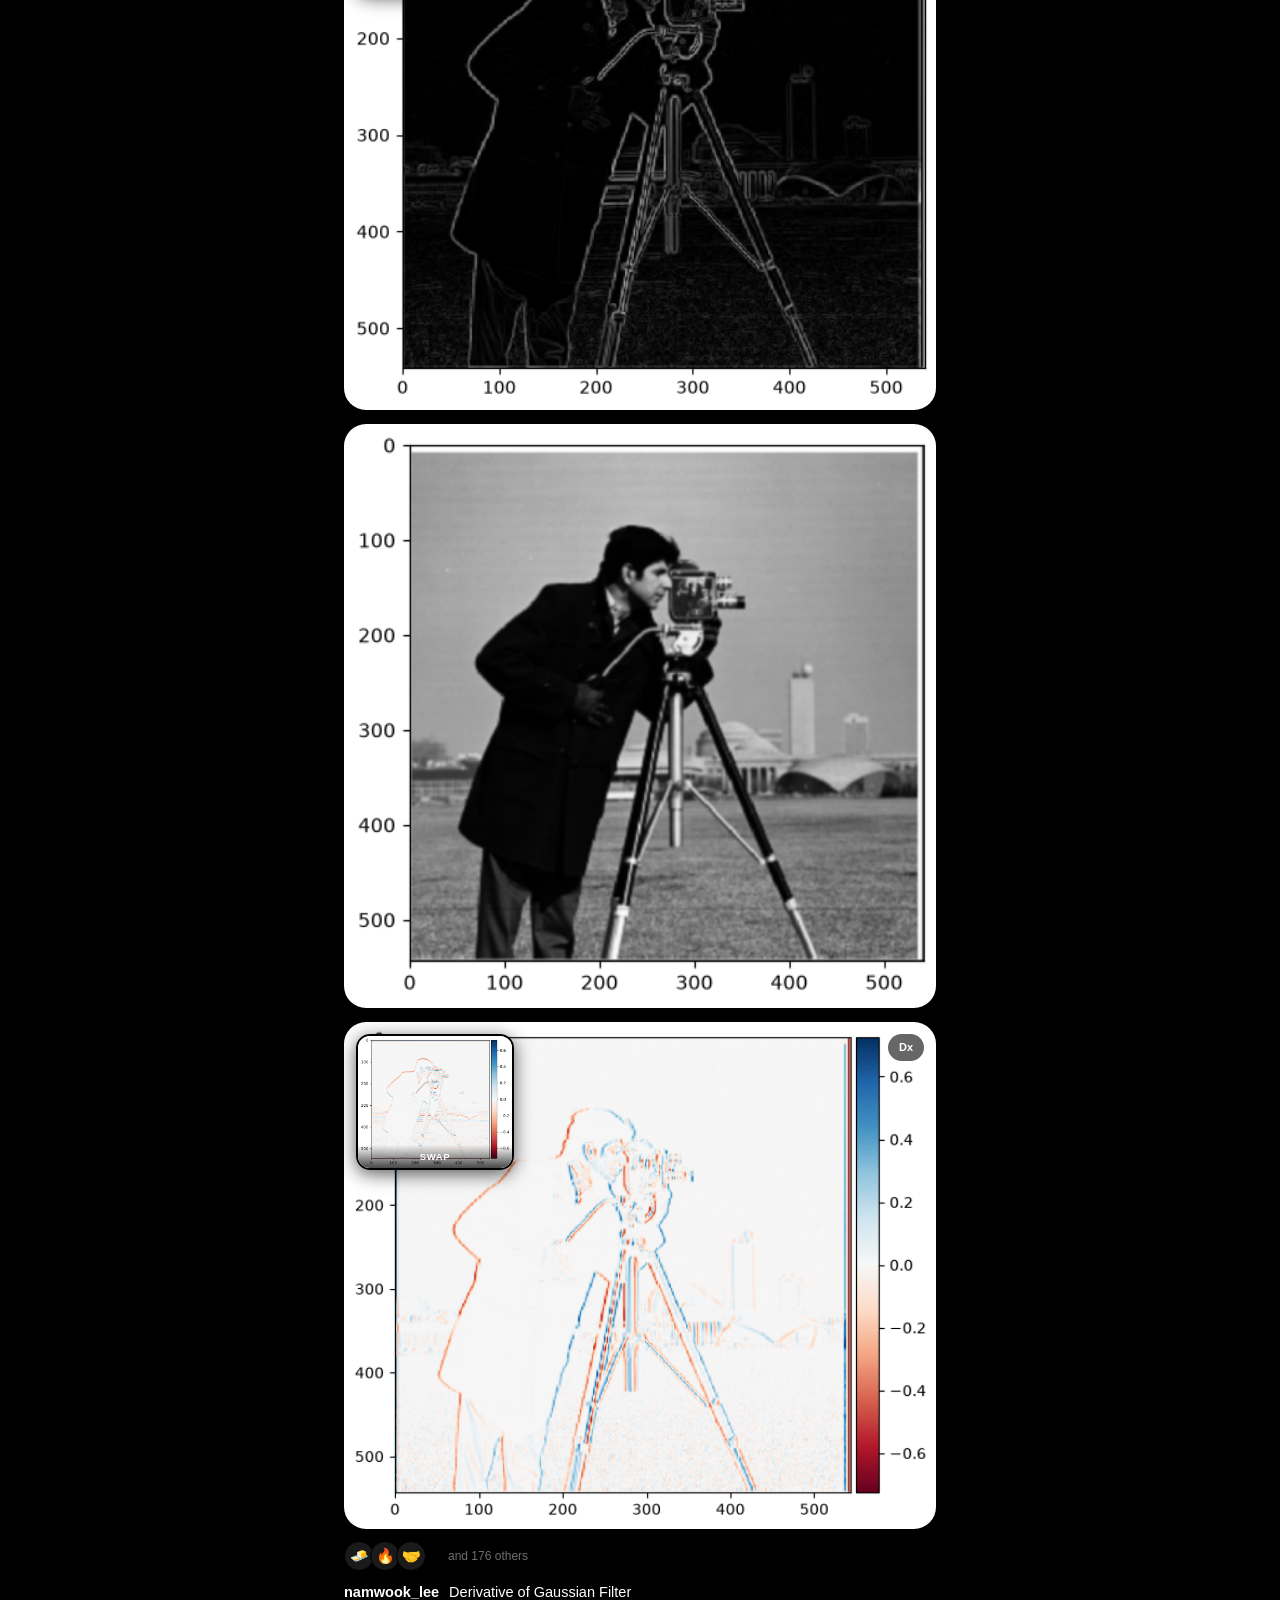
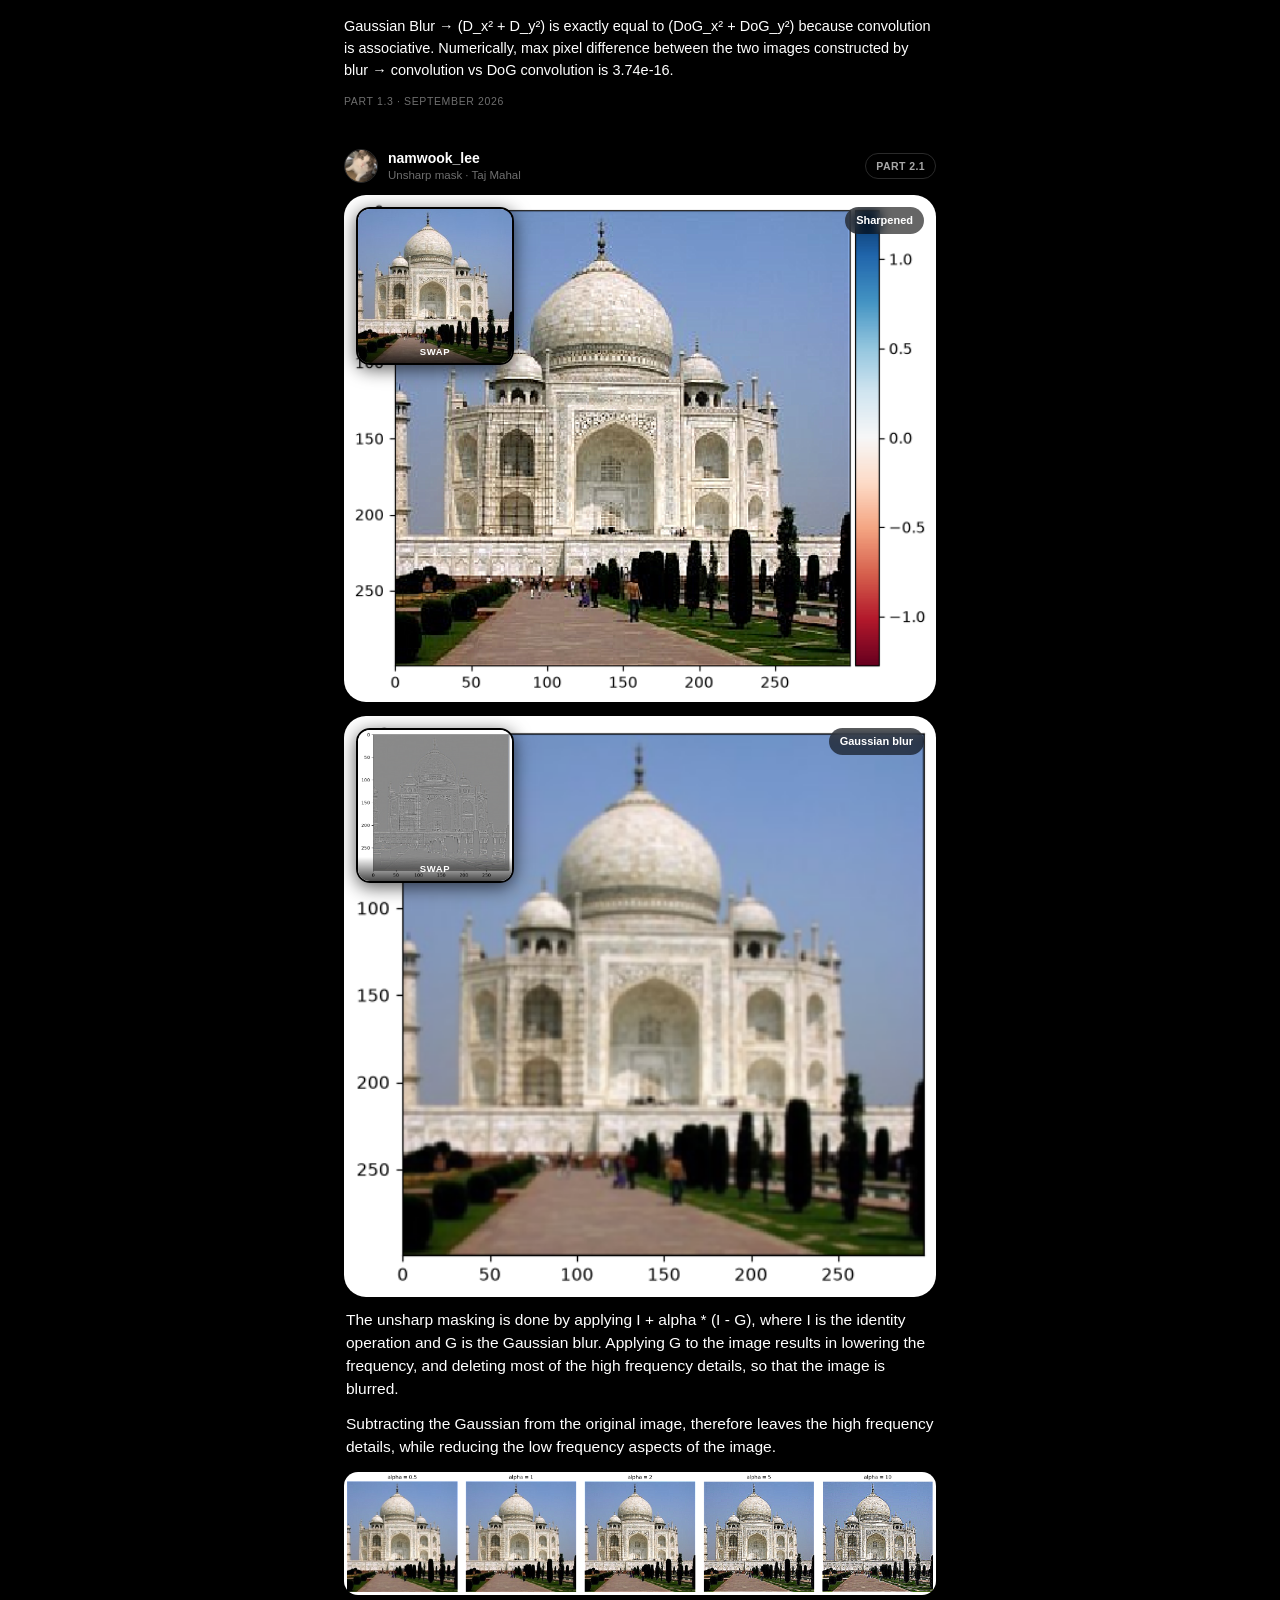
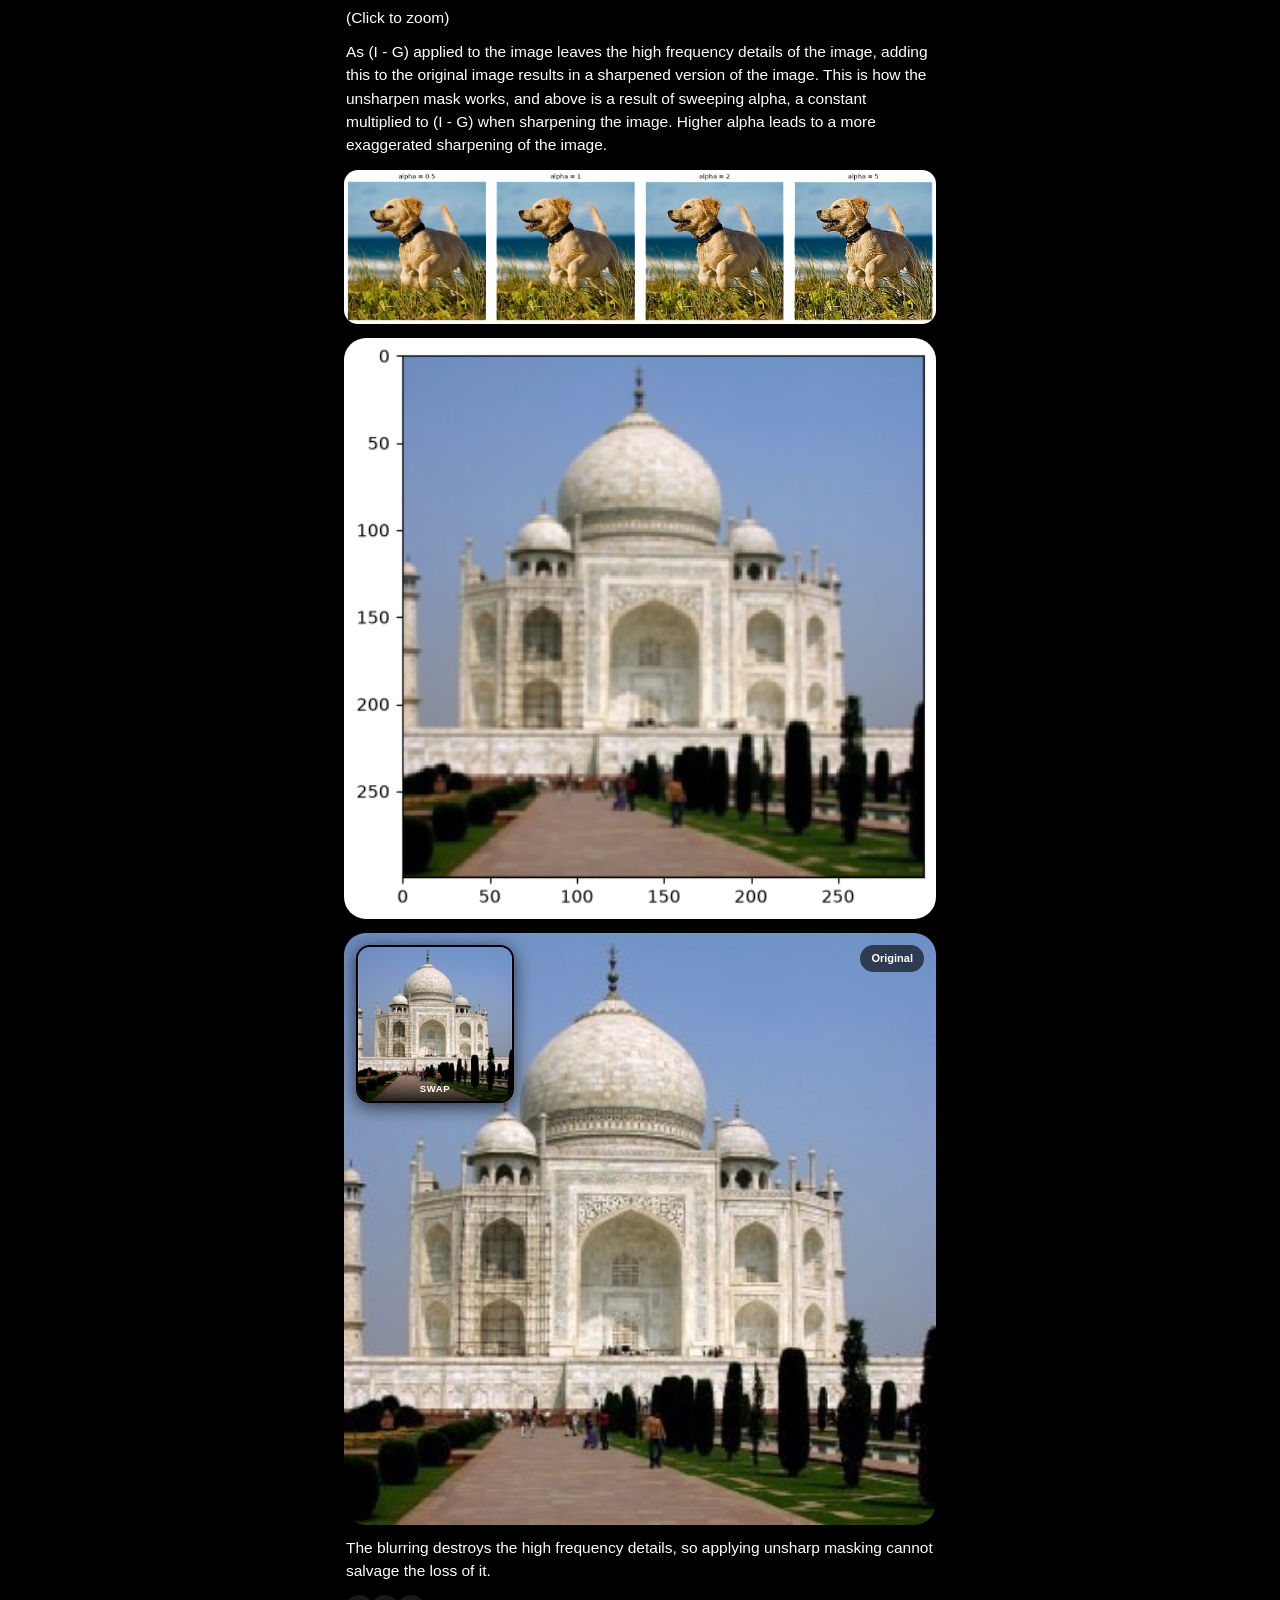
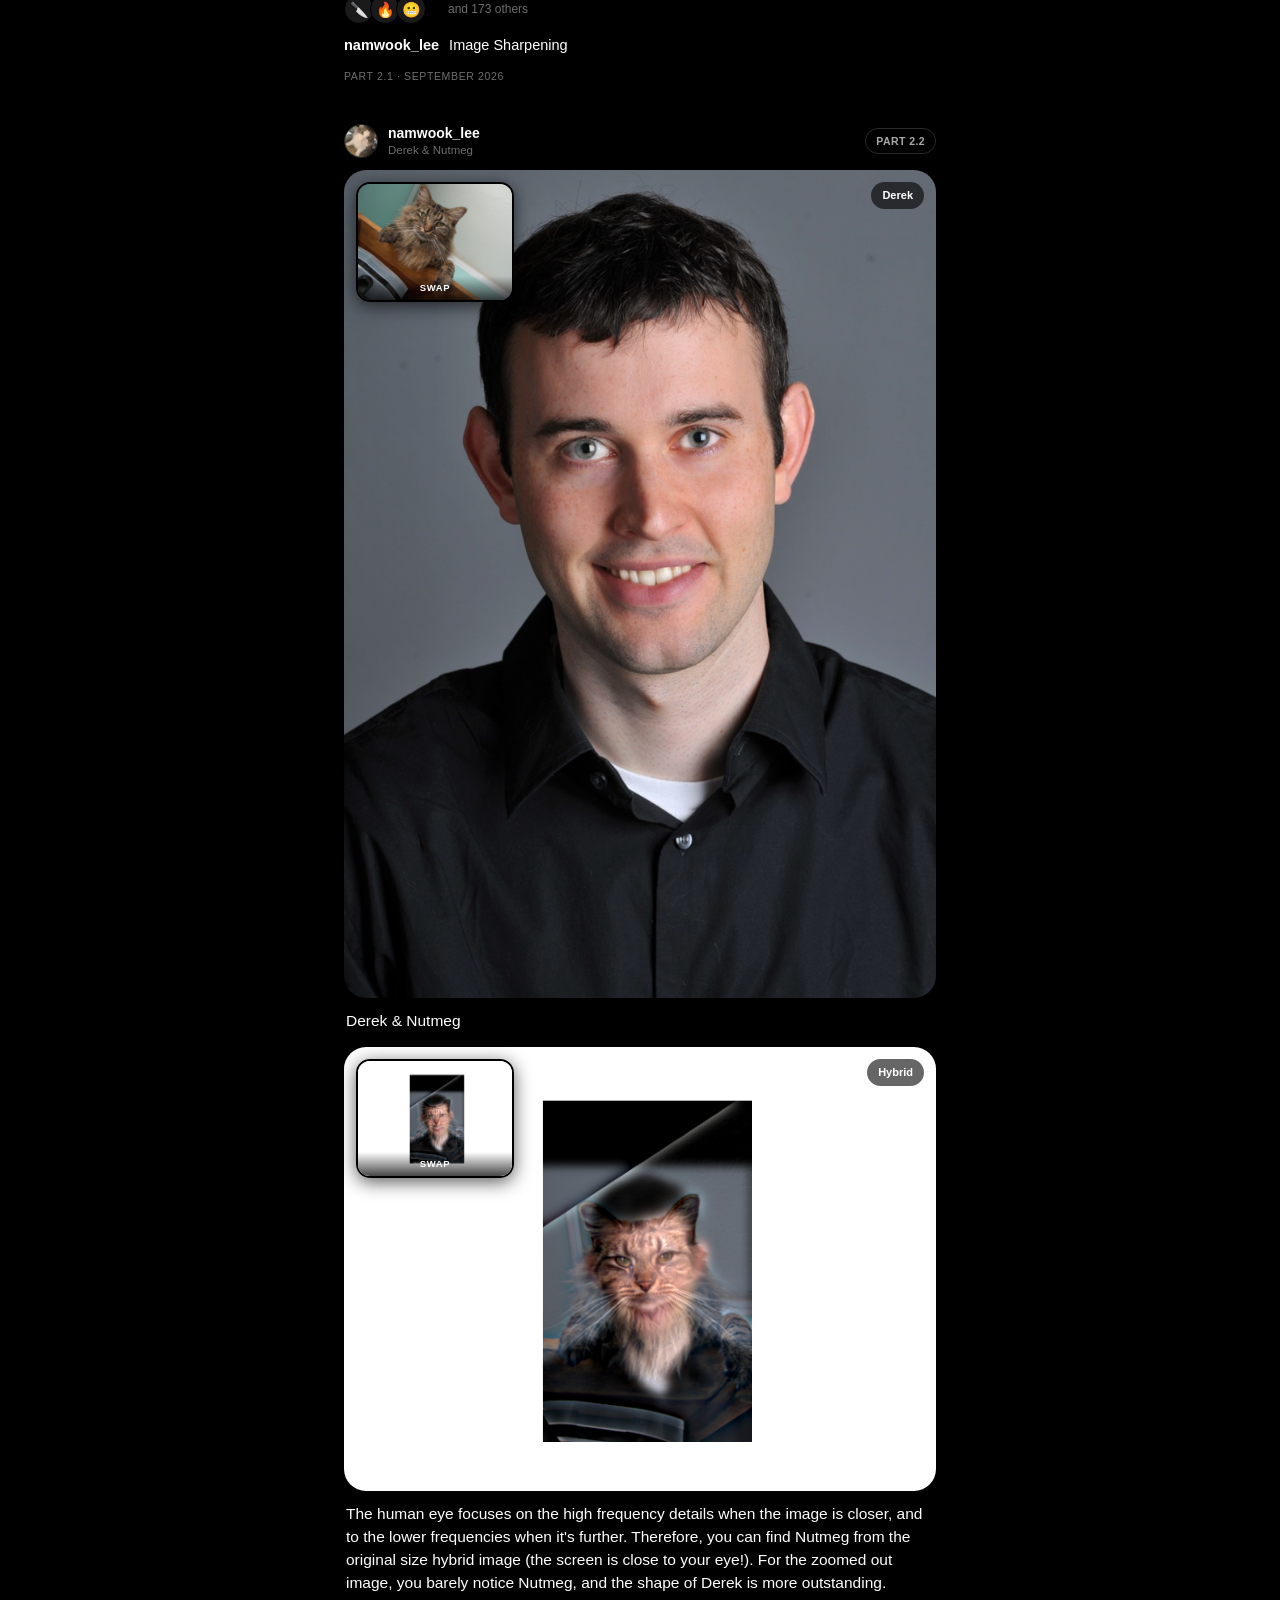
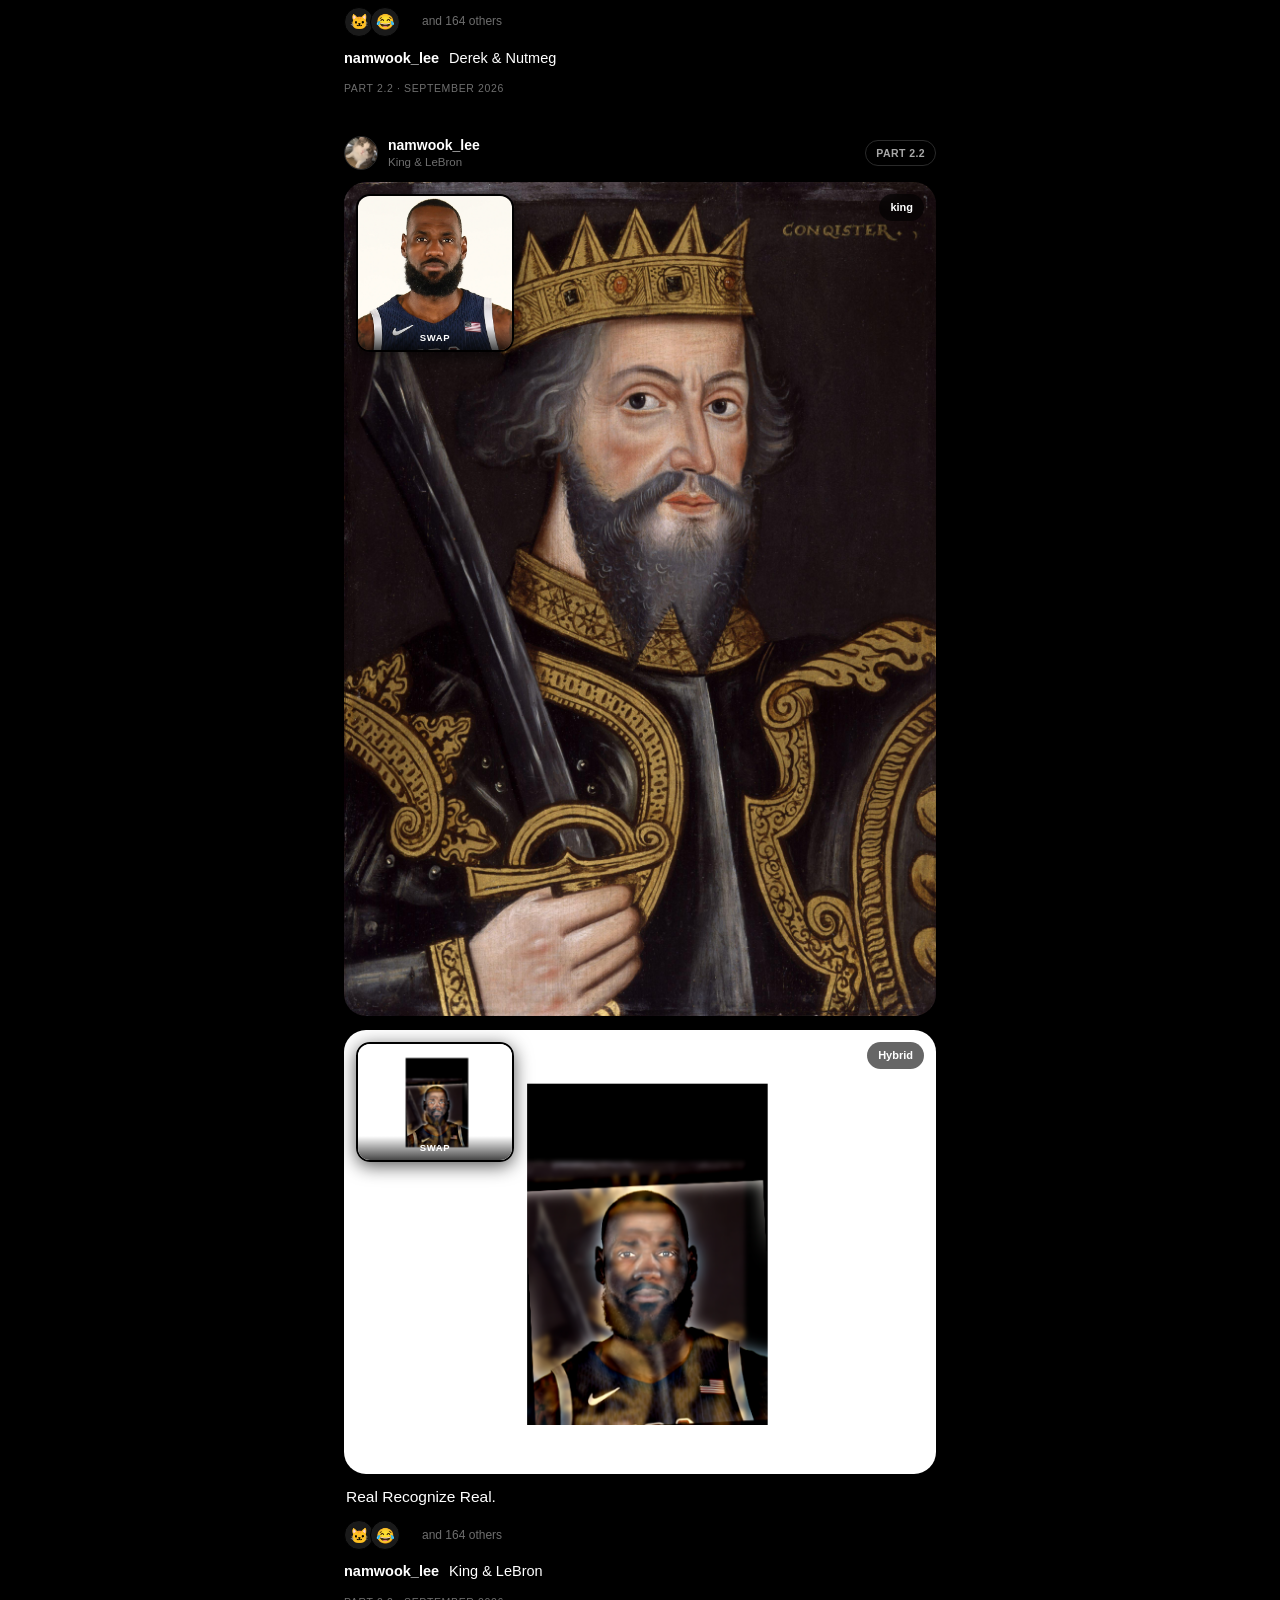
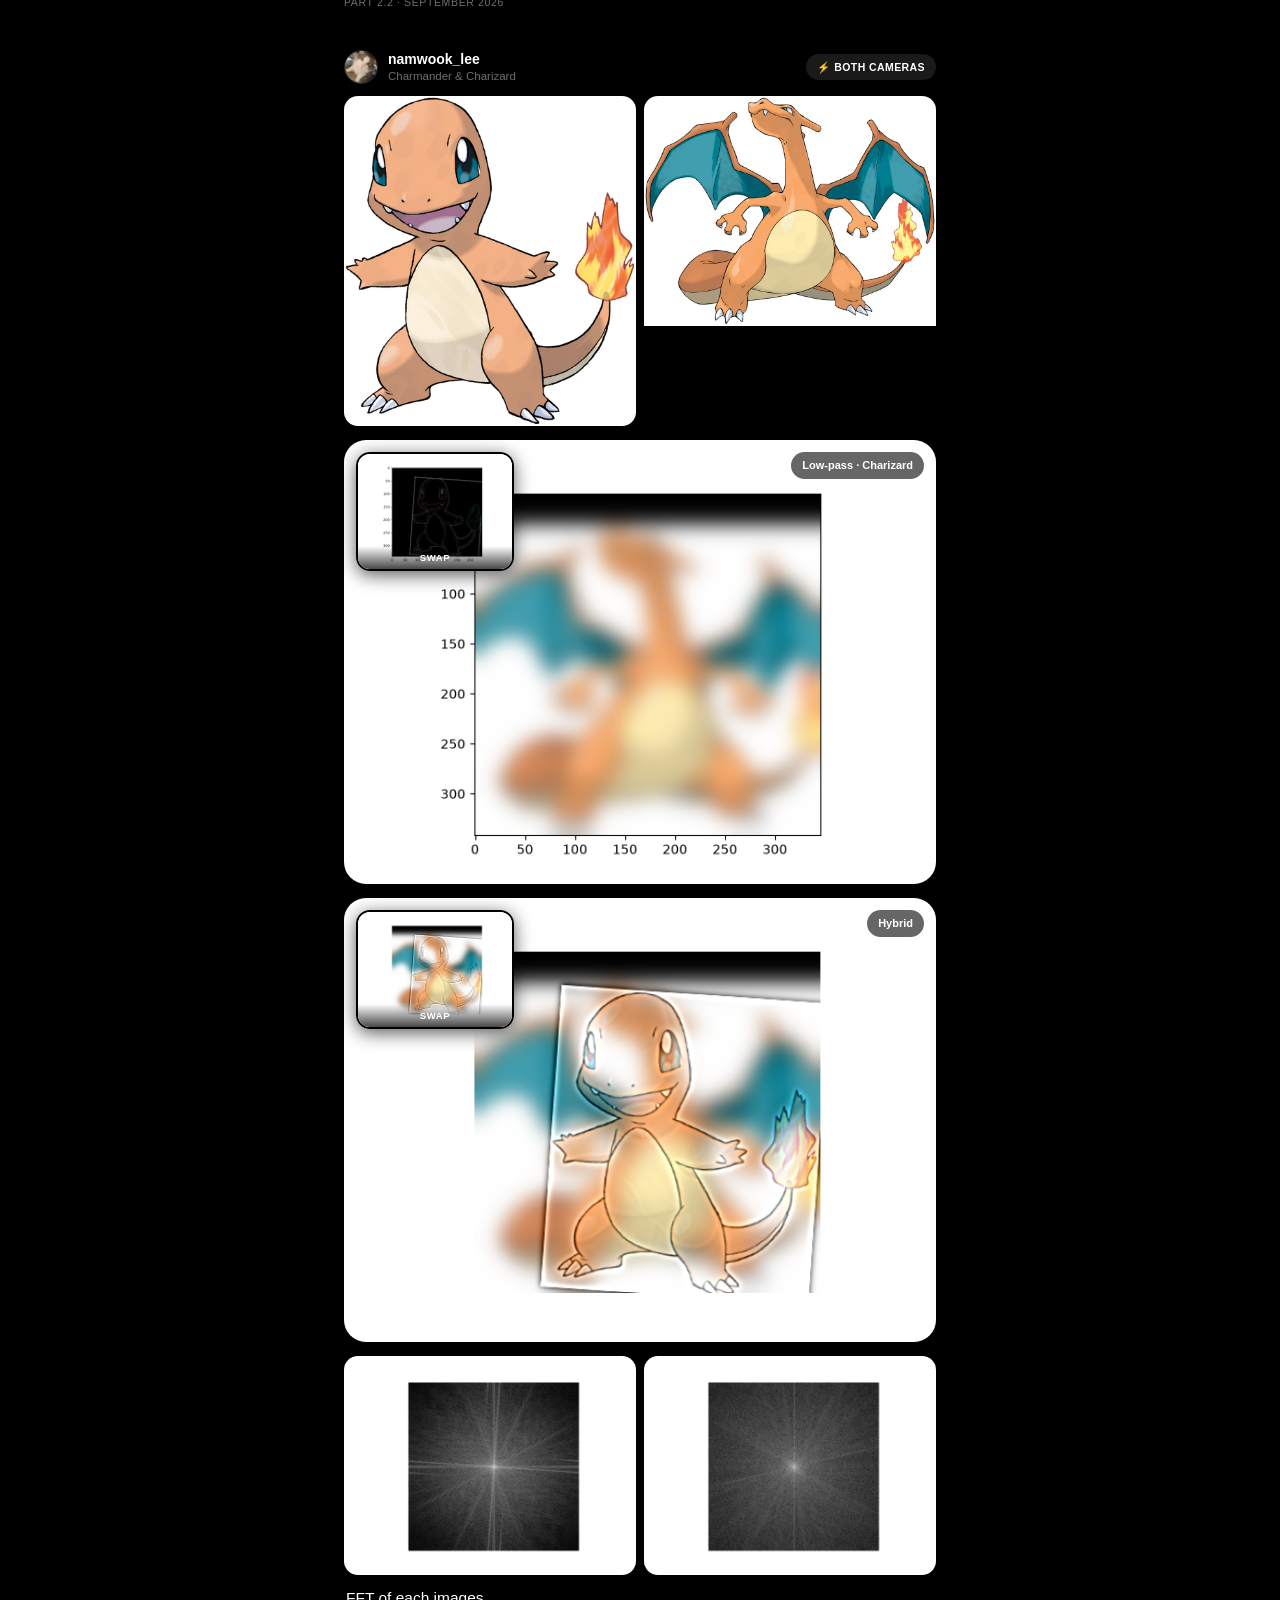
<file: cs180/proj2/index.html>
<!DOCTYPE html>
<html lang="en">
<head>
<meta charset="utf-8">
<meta name="viewport" content="width=device-width, initial-scale=1">
<title>Project 2: Fun with Filters and Frequencies — Namwook Lee, CS 180</title>
<meta name="description" content="CS 180 Project 2: convolutions from scratch, finite difference and DoG edge detection, unsharp masking, hybrid images, Gaussian and Laplacian stacks, and multiresolution blending.">
<meta name="author" content="Namwook Lee">
<meta property="og:type" content="article">
<meta property="og:title" content="Project 2: Fun with Filters and Frequencies">
<meta property="og:description" content="Filters, frequencies, hybrid images and multiresolution blending — CS 180, UC Berkeley.">
<meta property="og:image" content="https://namwook0921.github.io/cs180/proj2/results/char_hybrid.png">
<link rel="stylesheet" href="../assets/css/bereal.css?v=1">
<link rel="icon" href="data:image/svg+xml,<svg xmlns='http://www.w3.org/2000/svg' viewBox='0 0 100 100'><rect width='100' height='100' rx='24' fill='%23000'/><rect x='24' y='26' width='52' height='48' rx='9' fill='none' stroke='%23fff' stroke-width='6'/><rect x='30' y='32' width='22' height='20' rx='5' fill='%23fff'/></svg>">
</head>
<body>

<a class="skip" href="#main">Skip to content</a>
<svg class="sr" aria-hidden="true" focusable="false" xmlns="http://www.w3.org/2000/svg">
  <symbol id="i-close" viewBox="0 0 24 24" fill="none" stroke="currentColor" stroke-width="2.2" stroke-linecap="round"><path d="M6 6l12 12M18 6L6 18"/></symbol>
</svg>

<header class="topbar">
  <div class="topbar__inner">
    <a class="wordmark" href="../" aria-label="Home">BeReal.</a>
    <div class="topbar__title">
      <div class="t1">Project 2</div>
      <div class="t2">Fun with Filters and Frequencies</div>
    </div>
    <a class="backlink" href="../">All projects</a>
  </div>
</header>

<main class="feed" id="main">

  <!-- Shown only when printing to PDF for Gradescope -->
  <div class="printhead">
    <div><b>Namwook Lee</b> — CS 180, UC Berkeley, Fall 2026 — Project 2: Fun with Filters and Frequencies</div>
    <div>URL: <span class="u">https://namwook0921.github.io/cs180/proj2/</span></div>
  </div>

  <!-- ==================== PROFILE ==================== -->
  <section class="post">
    <div class="profile">
      <img class="av av--lg" src="images/avatar.jpg" alt="Namwook Lee">
      <div class="profile__meta">
        <div class="profile__user">namwook_lee</div>
        <div class="profile__sub">
          Project 2 · Fun with Filters and Frequencies<br>
          <a href="https://cal-cs180.github.io/fa26/hw/proj2/index.html" target="_blank" rel="noopener">cal-cs180.github.io/fa26/hw/proj2</a>
        </div>
        <div class="stats">
          <span><b>10</b> posts</span>
          <span><b>180</b> friends</span>
          <span><b>2</b> cameras</span>
        </div>
      </div>
    </div>

    <div class="post__body">

      <ul class="toc">
        <li><a href="#p11"><span class="k">1.1</span><span class="v">Convolutions from Scratch</span></a></li>
        <li><a href="#p12"><span class="k">1.2</span><span class="v">Finite Difference Operator</span></a></li>
        <li><a href="#p13"><span class="k">1.3</span><span class="v">Derivative of Gaussian Filter</span></a></li>
        <li><a href="#p21"><span class="k">2.1</span><span class="v">Image Sharpening</span></a></li>
        <li><a href="#p22a"><span class="k">2.2</span><span class="v">Derek &amp; Nutmeg</span></a></li>
        <li><a href="#p22b"><span class="k">2.2</span><span class="v">King &amp; LeBron</span></a></li>
        <li><a href="#p22"><span class="k">2.2</span><span class="v">Hybrid Images</span></a></li>
        <li><a href="#p23"><span class="k">2.3</span><span class="v">Gaussian and Laplacian Stacks</span></a></li>
        <li><a href="#p24"><span class="k">2.4</span><span class="v">Multiresolution Blending</span></a></li>
        <li><a href="#learned"><span class="k">—</span><span class="v">What I Learned</span></a></li>
      </ul>

      <p class="post__time">Tap the small frame in any post to swap the two views · click a photo to enlarge · ← → to move between photos</p>
    </div>
  </section>

  <!-- ==================== 1.1 · CONVOLUTIONS FROM SCRATCH ==================== -->
  <article class="post" id="p11">
    <div class="post__hd">
      <img class="av av--sm" src="images/avatar.jpg" alt="">
      <div class="post__who">
        <div class="post__user">namwook_lee</div>
        <div class="post__loc">Four loops, then two</div>
      </div>
      <span class="chip">Part 1.1</span>
    </div>

    <div class="dual" data-dual>
      <figure class="dual__main" data-caption="A 9×9 box filter convolved with my photograph by my own implementation.">
        <img src="images/me_box9.png" alt="My photograph blurred by a 9 by 9 box filter.">
      </figure>
      <figure class="dual__inset" data-caption="The grayscale photograph it came from, rescaled to a third.">
        <img src="images/me_gray.png" alt="The original grayscale photograph.">
        <span class="dual__swap">Swap</span>
      </figure>
      <span class="dual__label" data-alt="Original">9×9 box filter</span>
    </div>

    <div class="dual" data-dual style="margin-top:14px">
      <figure class="dual__main" data-caption="Dy = [[1], [0], [−1]] convolved with the grayscale photograph.">
        <img src="results/me_dy.png" alt="Vertical finite difference of my photograph.">
      </figure>
      <figure class="dual__inset" data-caption="Dx = [[1, 0, −1]] convolved with the grayscale photograph.">
        <img src="results/me_dx.png" alt="Horizontal finite difference of my photograph.">
        <span class="dual__swap">Swap</span>
      </figure>
      <span class="dual__label" data-alt="Dx">Dy</span>
    </div>
    <p class="mediacap">Since I wore a shirt with horizontal stripes, Dy shows more details.</p>

    <div class="react"><span>🔥</span><span>😵‍💫</span><span>🐢</span><div class="who">and 178 others</div></div>

    <div class="post__body">
      <p class="cap"><b>namwook_lee</b> Convolutions from Scratch</p>

      <h3>Four loops</h3>
      <pre><code>def convolution_4d(img, kernel, padding=None):
    h, w = kernel.shape
    m, n = img.shape
    kernel = kernel[::-1,::-1]

    if padding == "same":
        pad_h = h // 2
        pad_w = w // 2
    elif padding == "full":
        pad_h = h - 1
        pad_w = w - 1

    img_pad = np.pad(img, ((pad_h, pad_h), (pad_w, pad_w)))

    h_out = img_pad.shape[0] - h + 1
    w_out = img_pad.shape[1] - w + 1

    img_out = np.zeros(shape=(h_out, w_out))

    for i in range(h_out):
        for j in range(w_out):
            val = 0
            for k in range(h):
                for l in range(w):
                    val += kernel[k][l] * img_pad[i+k][j+l]
            img_out[i][j] = val

    return img_out</code></pre>

      <p>The four-loop convolution does a 2D loop across the offset of the kernel to the image's origin, and does
        another 2D loop inside it across each element of the kernel. For a random 3×3 kernel, it takes 73.2 seconds.</p>

      <h3>Two loops</h3>
      <pre><code>def convolution_2d(img, kernel, padding=None):
    h, w = kernel.shape
    m, n = img.shape
    kernel = kernel[::-1,::-1]

    if padding == "same":
        pad_h = h // 2
        pad_w = w // 2
    elif padding == "full":
        pad_h = h - 1
        pad_w = w - 1

    img_pad = np.pad(img, ((pad_h, pad_h), (pad_w, pad_w)))

    h_out = img_pad.shape[0] - h + 1
    w_out = img_pad.shape[1] - w + 1

    img_out = np.zeros(shape=(h_out, w_out))

    for i in range(h_out):
        for j in range(w_out):
            img_out[i][j] = np.sum(kernel * img_pad[i:i+h,j:j+w])

    return img_out</code></pre>

      <p>The two-loop convolution reduces this by replacing the latter loop with an element-wise multiplication. For a
        random 3×3 kernel, it takes 47.3 seconds.</p>

      <h3>Timing</h3>
      <table>
        <tr><th>Method</th><th>Runtime</th><th>Speed-up over four loops</th></tr>
        <tr><td>Four loops</td><td>73.2 s</td><td>1×</td></tr>
        <tr><td>Two loops</td><td>47.3 s</td><td>1.5×</td></tr>
        <tr><td><code>scipy.signal.convolve2d</code></td><td>2.9 s</td><td>25×</td></tr>
      </table>

      <p class="post__time">Part 1.1 · September 2026</p>
    </div>
  </article>

  <!-- ==================== 1.2 · FINITE DIFFERENCE OPERATOR ==================== -->
  <article class="post" id="p12">
    <div class="post__hd">
      <img class="av av--sm" src="images/avatar.jpg" alt="">
      <div class="post__who">
        <div class="post__user">namwook_lee</div>
        <div class="post__loc">cameraman.png</div>
      </div>
      <span class="chip">Part 1.2</span>
    </div>

    <figure class="shot" data-caption="cameraman.png, the image everything in this post is computed from.">
      <img src="images/cameraman.png" alt="The original cameraman photograph.">
    </figure>

    <div class="dual" data-dual style="margin-top:14px">
      <figure class="dual__main" data-caption="∂/∂x — cameraman convolved with Dx = [[1, 0, −1]], same padding.">
        <img src="results/cameraman_dx.png" alt="Partial derivative of the cameraman image in x.">
      </figure>
      <figure class="dual__inset" data-caption="∂/∂y — cameraman convolved with Dy = [[1], [0], [−1]], same padding.">
        <img src="results/cameraman_dy.png" alt="Partial derivative of the cameraman image in y.">
        <span class="dual__swap">Swap</span>
      </figure>
      <span class="dual__label" data-alt="Dy">Dx</span>
    </div>

    <div class="dual" data-dual style="margin-top:14px">
      <figure class="dual__main" data-caption="Gradient magnitude, sqrt(dx² + dy²).">
        <img src="results/cameraman_grad_magnitude.png" alt="Gradient magnitude of the cameraman image.">
      </figure>
      <figure class="dual__inset" data-caption="The gradient magnitude binarized at a threshold of 0.3.">
        <img src="results/cameraman_edge.png" alt="Binary edge map of the cameraman photograph.">
        <span class="dual__swap">Swap</span>
      </figure>
      <span class="dual__label" data-alt="Binarized · 0.3">Gradient magnitude</span>
    </div>
    <figure class="shot" data-caption="Histogram of the gradient magnitude over all pixels, 10 bins across [0, 1]." style="margin-top:10px">
      <img src="results/grad_magnitude_hist.png" alt="Histogram of the gradient magnitude, showing almost all pixels near zero.">
    </figure>

    <div class="react"><span>⚡</span><span>👀</span><div class="who">and 180 others</div></div>

    <div class="post__body">
      <p class="cap"><b>namwook_lee</b> Finite Difference Operator</p>

      <p>The histogram shows most of the value of the pixels lie within 0.1, and about a tenth of it in 0.2.
        Therefore, I tried threshold = 0.2, but still included a lot of dots. Then, threshold 0.3 preserved most
        of the edges while getting rid of the dots.</p>

      <p class="post__time">Part 1.2 · September 2026</p>
    </div>
  </article>

  <!-- ==================== 1.3 · DERIVATIVE OF GAUSSIAN ==================== -->
  <article class="post" id="p13">
    <div class="post__hd">
      <img class="av av--sm" src="images/avatar.jpg" alt="">
      <div class="post__who">
        <div class="post__user">namwook_lee</div>
        <div class="post__loc">Blur first, then differentiate</div>
      </div>
      <span class="chip">Part 1.3</span>
    </div>

    <div class="dual" data-dual>
      <figure class="dual__main" data-caption="Blur with a Gaussian first, then convolve with Dx and Dy — imx² + imy².">
        <img src="results/cameraman_Gaussian.png" alt="Squared gradient magnitude of the cameraman, computed by blurring first and then differentiating.">
      </figure>
      <figure class="dual__inset" data-caption="One convolution with DoGx and DoGy instead — imdx² + imdy².">
        <img src="results/cameraman_DoG.png" alt="Squared gradient magnitude of the cameraman, computed with derivative-of-Gaussian filters in a single pass.">
        <span class="dual__swap">Swap</span>
      </figure>
      <span class="dual__label" data-alt="One DoG pass">Blur, then differentiate</span>
    </div>

    <figure class="shot" data-caption="cameraman.png blurred with a 3×3 Gaussian, sigma = 1." style="margin-top:14px">
      <img src="results/cameraman_blurred.png" alt="Gaussian-blurred cameraman photograph.">
    </figure>

    <div class="dual" data-dual style="margin-top:14px">
      <figure class="dual__main" data-caption="∂/∂x of the blurred cameraman.">
        <img src="results/blur_dx.png" alt="Partial derivative in x of the Gaussian-blurred cameraman.">
      </figure>
      <figure class="dual__inset" data-caption="∂/∂y of the blurred cameraman.">
        <img src="results/blur_dy.png" alt="Partial derivative in y of the Gaussian-blurred cameraman.">
        <span class="dual__swap">Swap</span>
      </figure>
      <span class="dual__label" data-alt="Dy">Dx</span>
    </div>

    <div class="react"><span>🧈</span><span>🔥</span><span>🤝</span><div class="who">and 176 others</div></div>

    <div class="post__body">
      <p class="cap"><b>namwook_lee</b> Derivative of Gaussian Filter</p>

      <p>Gaussian Blur → (D_x² + D_y²) is exactly equal to (DoG_x² + DoG_y²) because convolution is associative.
        Numerically, max pixel difference between the two images constructed by blur → convolution vs DoG
        convolution is 3.74e-16.</p>

      <p class="post__time">Part 1.3 · September 2026</p>
    </div>
  </article>

  <!-- ==================== 2.1 · IMAGE SHARPENING ==================== -->
  <article class="post" id="p21">
    <div class="post__hd">
      <img class="av av--sm" src="images/avatar.jpg" alt="">
      <div class="post__who">
        <div class="post__user">namwook_lee</div>
        <div class="post__loc">Unsharp mask · Taj Mahal</div>
      </div>
      <span class="chip">Part 2.1</span>
    </div>

    <div class="dual" data-dual>
      <figure class="dual__main" data-caption="taj.jpg after unsharp masking, alpha = 1.">
        <img src="results/taj_sharpen_alpha1.png" alt="The Taj Mahal, sharpened with an unsharp mask.">
      </figure>
      <figure class="dual__inset" data-caption="taj.jpg, untouched.">
        <img src="images/taj.jpg" alt="The original photograph of the Taj Mahal.">
        <span class="dual__swap">Swap</span>
      </figure>
      <span class="dual__label" data-alt="Original">Sharpened</span>
    </div>

    <div class="dual" data-dual style="margin-top:14px">
      <figure class="dual__main" data-caption="The Gaussian-blurred Taj.">
        <img src="results/taj_blurred.png" alt="The Taj Mahal, Gaussian blurred.">
      </figure>
      <figure class="dual__inset" data-caption="The high frequencies, image minus blur.">
        <img src="results/taj_hf.png" alt="The high frequency detail extracted from the Taj Mahal photograph.">
        <span class="dual__swap">Swap</span>
      </figure>
      <span class="dual__label" data-alt="High frequencies">Gaussian blur</span>
    </div>
    <p class="mediacap">The unsharp masking is done by applying I + alpha * (I - G), where I is the identity
      operation and G is the Gaussian blur. Applying G to the image results in lowering the frequency, and
      deleting most of the high frequency details, so that the image is blurred.</p>
    <p class="mediacap">Subtracting the Gaussian from the original image, therefore leaves the high frequency
      details, while reducing the low frequency aspects of the image.</p>

    <figure class="strip" data-caption="taj.jpg sharpened at alpha = 0.5, 1, 2, 5 and 10." style="margin-top:14px">
      <img src="results/sharpened_taj_group.png" alt="The Taj Mahal sharpened at a range of alpha values.">
    </figure>
    <p class="mediacap">(Click to zoom)</p>
    <p class="mediacap">As (I - G) applied to the image leaves the high frequency details of the image, adding
      this to the original image results in a sharpened version of the image. This is how the unsharpen mask
      works, and above is a result of sweeping alpha, a constant multiplied to (I - G) when sharpening the image.
      Higher alpha leads to a more exaggerated sharpening of the image.</p>

    <figure class="strip" data-caption="A second image, sharpened at alpha = 0.5, 1, 2 and 5." style="margin-top:14px">
      <img src="results/sharpened_dogs.png" alt="A photograph of a dog sharpened at a range of alpha values.">
    </figure>

    <h3 class="sr">Blur, then re-sharpen</h3>
    <figure class="shot" data-caption="taj.jpg, Gaussian blurred." style="margin-top:14px">
      <img src="results/taj_blurred.png" alt="The Taj Mahal after Gaussian blurring.">
    </figure>

    <div class="dual" data-dual style="margin-top:14px">
      <figure class="dual__main" data-caption="taj.jpg, the sharp original.">
        <img src="images/taj.jpg" alt="The original sharp photograph of the Taj Mahal.">
      </figure>
      <figure class="dual__inset" data-caption="The blurred photograph put back through the unsharp mask.">
        <img src="results/taj_blur_sharpen.png" alt="The blurred Taj Mahal after sharpening.">
        <span class="dual__swap">Swap</span>
      </figure>
      <span class="dual__label" data-alt="Blurred, then sharpened">Original</span>
    </div>
    <p class="mediacap">The blurring destroys the high frequency details, so applying unsharp masking cannot salvage
      the loss of it.</p>

    <div class="react"><span>🔪</span><span>🔥</span><span>😬</span><div class="who">and 173 others</div></div>

    <div class="post__body">
      <p class="cap"><b>namwook_lee</b> Image Sharpening</p>

      <p class="post__time">Part 2.1 · September 2026</p>
    </div>
  </article>

  <!-- ==================== 2.2 · DEREK + NUTMEG ==================== -->
  <article class="post" id="p22a">
    <div class="post__hd">
      <img class="av av--sm" src="images/avatar.jpg" alt="">
      <div class="post__who">
        <div class="post__user">namwook_lee</div>
        <div class="post__loc">Derek &amp; Nutmeg</div>
      </div>
      <span class="chip">Part 2.2</span>
    </div>

    <div class="dual" data-dual>
      <figure class="dual__main" data-caption="DerekPicture.jpg">
        <img src="cs180_proj2_hybrid_starter_code/DerekPicture.jpg" alt="Derek, the first input image.">
      </figure>
      <figure class="dual__inset" data-caption="nutmeg.jpg">
        <img src="cs180_proj2_hybrid_starter_code/nutmeg.jpg" alt="Nutmeg the cat, the second input image.">
        <span class="dual__swap">Swap</span>
      </figure>
      <span class="dual__label" data-alt="Nutmeg">Derek</span>
    </div>
    <p class="mediacap">Derek &amp; Nutmeg</p>

    <div class="dual" data-dual style="margin-top:14px">
      <figure class="dual__main" data-caption="Derek and Nutmeg, hybridised.">
        <img src="results/derek_nutmeg.png" alt="Hybrid image of Derek and Nutmeg.">
      </figure>
      <figure class="dual__inset" data-caption="The same hybrid image, small.">
        <img src="results/derek_nutmeg.png" alt="The same hybrid image, small.">
        <span class="dual__swap">Swap</span>
      </figure>
      <span class="dual__label" data-alt="Hybrid">Hybrid</span>
    </div>
    <p class="mediacap">The human eye focuses on the high frequency details when the image is closer, and to the lower
      frequencies when it's further. Therefore, you can find Nutmeg from the original size hybrid image (the screen is
      close to your eye!). For the zoomed out image, you barely notice Nutmeg, and the shape of Derek is more
      outstanding.</p>

    <div class="react"><span>🐱</span><span>😂</span><div class="who">and 164 others</div></div>

    <div class="post__body">
      <p class="cap"><b>namwook_lee</b> Derek &amp; Nutmeg</p>

      <p class="post__time">Part 2.2 · September 2026</p>
    </div>
  </article>

  <!-- ==================== 2.2b · TWO MORE HYBRIDS ==================== -->
  <article class="post" id="p22b">
    <div class="post__hd">
      <img class="av av--sm" src="images/avatar.jpg" alt="">
      <div class="post__who">
        <div class="post__user">namwook_lee</div>
        <div class="post__loc">King &amp; LeBron</div>
      </div>
      <span class="chip">Part 2.2</span>
    </div>

    <div class="dual" data-dual>
      <figure class="dual__main" data-caption="king.jpg">
        <img src="images/king.jpg" alt="The first input image.">
      </figure>
      <figure class="dual__inset" data-caption="lbj.webp">
        <img src="images/lbj.webp" alt="The second input image.">
        <span class="dual__swap">Swap</span>
      </figure>
      <span class="dual__label" data-alt="lbj">king</span>
    </div>

    <div class="dual" data-dual style="margin-top:14px">
      <figure class="dual__main" data-caption="king.jpg and lbj.webp, hybridised.">
        <img src="results/king_lebron.png" alt="Hybrid image of the two LeBron photographs.">
      </figure>
      <figure class="dual__inset" data-caption="The same hybrid image, small.">
        <img src="results/king_lebron.png" alt="The same hybrid image, small.">
        <span class="dual__swap">Swap</span>
      </figure>
      <span class="dual__label" data-alt="Hybrid">Hybrid</span>
    </div>
    <p class="mediacap">Real Recognize Real.</p>

    <div class="react"><span>🐱</span><span>😂</span><div class="who">and 164 others</div></div>

    <div class="post__body">
      <p class="cap"><b>namwook_lee</b> King &amp; LeBron</p>

      <p class="post__time">Part 2.2 · September 2026</p>
    </div>
  </article>

  <!-- ==================== 2.2 · HYBRID IMAGES (documented one) ==================== -->
  <article class="post" id="p22">
    <div class="post__hd">
      <img class="av av--sm" src="images/avatar.jpg" alt="">
      <div class="post__who">
        <div class="post__user">namwook_lee</div>
        <div class="post__loc">Charmander &amp; Charizard</div>
      </div>
      <span class="chip chip--late">⚡ Both cameras</span>
    </div>

    <div class="grid grid--2">
      <figure data-caption="charmander.jpg — the high-frequency half, the one you see up close.">
        <img src="images/charmander.jpg" alt="Charmander, the first input image.">
      </figure>
      <figure data-caption="charizard.jpg — the low-frequency half, the one you see from across the room.">
        <img src="images/charizard.jpg" alt="Charizard, the second input image.">
      </figure>
    </div>

    <div class="dual" data-dual style="margin-top:14px">
      <figure class="dual__main" data-caption="Charizard through a low-pass filter (Gaussian, sigma = 15).">
        <img src="results/charizard_low_pass.png" alt="Charizard, low-pass filtered.">
      </figure>
      <figure class="dual__inset" data-caption="Charmander through a high-pass filter (image minus Gaussian, sigma = 0.1).">
        <img src="results/charmander_high_pass.png" alt="Charmander, high-pass filtered.">
        <span class="dual__swap">Swap</span>
      </figure>
      <span class="dual__label" data-alt="High-pass · Charmander">Low-pass · Charizard</span>
    </div>

    <div class="dual" data-dual style="margin-top:14px">
      <figure class="dual__main" data-caption="The hybrid: low-pass Charizard plus high-pass Charmander.">
        <img src="results/char_hybrid.png" alt="Hybrid image of Charmander and Charizard.">
      </figure>
      <figure class="dual__inset" data-caption="The same hybrid image, small.">
        <img src="results/char_hybrid.png" alt="The same hybrid image, small.">
        <span class="dual__swap">Swap</span>
      </figure>
      <span class="dual__label" data-alt="Hybrid">Hybrid</span>
    </div>

    <h3 class="sr">Frequency analysis</h3>
    <div class="grid grid--2" style="margin-top:14px">
      <figure data-caption="log |FFT| of the Charmander input.">
        <img src="results/fig2.png" alt="Log magnitude of the Fourier transform of the Charmander input.">
      </figure>
      <figure data-caption="log |FFT| of the Charizard input.">
        <img src="results/fig3.png" alt="Log magnitude of the Fourier transform of the Charizard input.">
      </figure>
    </div>
    <p class="mediacap">FFT of each images.</p>
    <div class="grid grid--3" style="margin-top:8px">
      <figure data-caption="log |FFT| after the low-pass — energy collapses to the centre.">
        <img src="results/fig4.png" alt="Log magnitude of the Fourier transform of the low-pass filtered image.">
      </figure>
      <figure data-caption="log |FFT| after the high-pass — the centre is hollowed out.">
        <img src="results/fig5.png" alt="Log magnitude of the Fourier transform of the high-pass filtered image.">
      </figure>
      <figure data-caption="log |FFT| of the hybrid — the two spectra, stacked.">
        <img src="results/fig6.png" alt="Log magnitude of the Fourier transform of the hybrid image.">
      </figure>
    </div>
    <p class="mediacap">Left is FFT of low pass charizard. Most of the mass is centered at the origin, because the
      images is blurred. Middle is FFT of high pass (I - G) of charmander. The mass is spread out, and center is hollow.
      Right is the FFT of the hybrid image, which resembles the distribution of the above 2 FFT of the original images,
      as it is averaged out.</p>

    <div class="react"><span>🦎</span><span>🔥</span><span>👁️</span><div class="who">and 180 others</div></div>

    <div class="post__body">
      <p class="cap"><b>namwook_lee</b> Hybrid Images</p>

      <p class="post__time">Part 2.2 · September 2026</p>
    </div>
  </article>

  <!-- ==================== 2.3 · GAUSSIAN AND LAPLACIAN STACKS ==================== -->
  <article class="post" id="p23">
    <div class="post__hd">
      <img class="av av--sm" src="images/avatar.jpg" alt="">
      <div class="post__who">
        <div class="post__user">namwook_lee</div>
        <div class="post__loc">Six levels, no downsampling</div>
      </div>
      <span class="chip">Part 2.3</span>
    </div>

    <figure class="strip" data-caption="Gaussian stack of apple.jpeg, levels 0 through 5.">
      <img src="results/g_stack_ap.png" alt="Gaussian stack of the apple image across six levels.">
    </figure>
    <p class="mediacap">Gaussian stack — apple.</p>

    <figure class="strip" data-caption="Gaussian stack of orange.jpeg, levels 0 through 5." style="margin-top:10px">
      <img src="results/g_stack_or.png" alt="Gaussian stack of the orange image across six levels.">
    </figure>
    <p class="mediacap">Gaussian stack — orange.</p>

    <figure class="strip" data-caption="Laplacian stack of apple.jpeg — differences between consecutive Gaussian levels, with the residual at the end." style="margin-top:10px">
      <img src="results/l_stack_ap.png" alt="Laplacian stack of the apple image across six levels.">
    </figure>
    <p class="mediacap">Laplacian stack — apple.</p>

    <figure class="strip" data-caption="Laplacian stack of orange.jpeg — differences between consecutive Gaussian levels, with the residual at the end." style="margin-top:10px">
      <img src="results/l_stack_or.png" alt="Laplacian stack of the orange image across six levels.">
    </figure>
    <p class="mediacap">Laplacian stack — orange.</p>

    <figure class="strip" data-caption="Masked apple, masked orange, and the blended result at level 1." style="margin-top:14px">
      <img src="results/level1.png" alt="Masked apple, masked orange and the blend at level 1.">
    </figure>
    <figure class="strip" data-caption="Masked apple, masked orange, and the blended result at level 3." style="margin-top:10px">
      <img src="results/level3.png" alt="Masked apple, masked orange and the blend at level 3.">
    </figure>
    <figure class="strip" data-caption="Masked apple, masked orange, and the blended result at level 5." style="margin-top:10px">
      <img src="results/level5.png" alt="Masked apple, masked orange and the blend at level 5.">
    </figure>
    <p class="mediacap">Figure 3.42, recreated at levels 1, 3 and 5.</p>

    <div class="react"><span>🍎</span><span>🍊</span><span>📚</span><div class="who">and 159 others</div></div>

    <div class="post__body">
      <p class="cap"><b>namwook_lee</b> Gaussian and Laplacian Stacks</p>

      <p class="post__time">Part 2.3 · September 2026</p>
    </div>
  </article>

  <!-- ==================== 2.4 · MULTIRESOLUTION BLENDING ==================== -->
  <article class="post" id="p24">
    <div class="post__hd">
      <img class="av av--sm" src="images/avatar.jpg" alt="">
      <div class="post__who">
        <div class="post__user">namwook_lee</div>
        <div class="post__loc">The oraple, and friends</div>
      </div>
      <span class="chip chip--late">⚡ 4h late</span>
    </div>

    <div class="dual" data-dual>
      <figure class="dual__main" data-caption="apple.jpeg">
        <img src="images/apple.jpeg" alt="The apple input image.">
      </figure>
      <figure class="dual__inset" data-caption="orange.jpeg">
        <img src="images/orange.jpeg" alt="The orange input image.">
        <span class="dual__swap">Swap</span>
      </figure>
      <span class="dual__label" data-alt="orange">apple</span>
    </div>
    <figure class="shot" data-caption="The oraple — apple and orange blended across a vertical seam." style="margin-top:8px">
      <img src="results/oraple.png" alt="The apple and orange blended into a single fruit.">
    </figure>
    <p class="mediacap">I want to try this fruit.</p>

    <h3 class="sr">Custom pair, vertical seam</h3>
    <div class="dual" data-dual style="margin-top:22px">
      <figure class="dual__main" data-caption="batman.jpeg">
        <img src="images/batman.jpeg" alt="The Batman input image.">
      </figure>
      <figure class="dual__inset" data-caption="joker.jpeg">
        <img src="images/joker.jpeg" alt="The Joker input image.">
        <span class="dual__swap">Swap</span>
      </figure>
      <span class="dual__label" data-alt="joker">batman</span>
    </div>
    <figure class="shot" data-caption="Batman and the Joker, blended across a vertical seam." style="margin-top:8px">
      <img src="results/batker.png" alt="Batman and the Joker blended into one face.">
    </figure>
    <p class="mediacap">Goated movie, Goated archenemy</p>

    <h3 class="sr">Irregular mask</h3>
    <div class="dual" data-dual style="margin-top:22px">
      <figure class="dual__main" data-caption="baby_me.png">
        <img src="images/baby_me.png" alt="A photograph of me as a baby.">
      </figure>
      <figure class="dual__inset" data-caption="teletubby.jpg">
        <img src="images/teletubby.jpg" alt="A still from Teletubbies.">
        <span class="dual__swap">Swap</span>
      </figure>
      <span class="dual__label" data-alt="teletubby">baby_me</span>
    </div>
    <figure class="shot" data-caption="My baby photograph blended into the Teletubbies sun through an irregular mask." style="margin-top:8px">
      <img src="results/telebaby.png" alt="A baby face blended into the Teletubbies sun.">
    </figure>
    <p class="mediacap">I always wanted to star in Teletubbies!!</p>

    <div class="react"><span>🍎</span><span>🃏</span><span>☀️</span><div class="who">and 180 others</div></div>

    <div class="post__body">
      <p class="cap"><b>namwook_lee</b> Multiresolution Blending</p>

      <p class="post__time">Part 2.4 · September 2026</p>
    </div>
  </article>

  <!-- ==================== TAKEAWAY ==================== -->
  <article class="post" id="learned">
    <div class="post__hd">
      <img class="av av--sm" src="images/avatar.jpg" alt="">
      <div class="post__who">
        <div class="post__user">namwook_lee</div>
        <div class="post__loc">Wrapping up</div>
      </div>
      <span class="chip">Takeaway</span>
    </div>

    <div class="post__body">
      <p class="cap"><b>namwook_lee</b> What I learned</p>

      <p>I learned that even with all these cool blending and sharpening methods, the original photo has a huge
        influence in the quality of blended or hybrid images. Therefore, computers don't solve photography!</p>

      <p class="post__time">Project 2 · September 2026</p>
    </div>
  </article>

</main>

<footer class="foot">
  <div class="links">
    <a href="../">Profile</a><span>·</span>
    <a href="../proj0/">Project 0</a><span>·</span>
    <a href="../proj1/">Project 1</a><span>·</span>
    <a href="./">Project 2</a><span>·</span>
    <a href="https://cal-cs180.github.io/fa26/hw/proj2/index.html" target="_blank" rel="noopener">Project 2 spec</a><span>·</span>
    <a href="https://github.com/namwook0921" target="_blank" rel="noopener">GitHub</a>
  </div>
  Namwook Lee © 2026 · CS 180, UC Berkeley
</footer>

<div class="zoom" role="dialog" aria-modal="true" aria-label="Photo viewer">
  <button class="zoom__close" type="button" aria-label="Close"><svg aria-hidden="true"><use href="#i-close"/></svg></button>
  <div class="zoom__stage"><img alt=""></div>
  <div class="zoom__bar"><p></p></div>
</div>

<script src="../assets/js/bereal.js?v=1"></script>
</body>
</html>
</file>
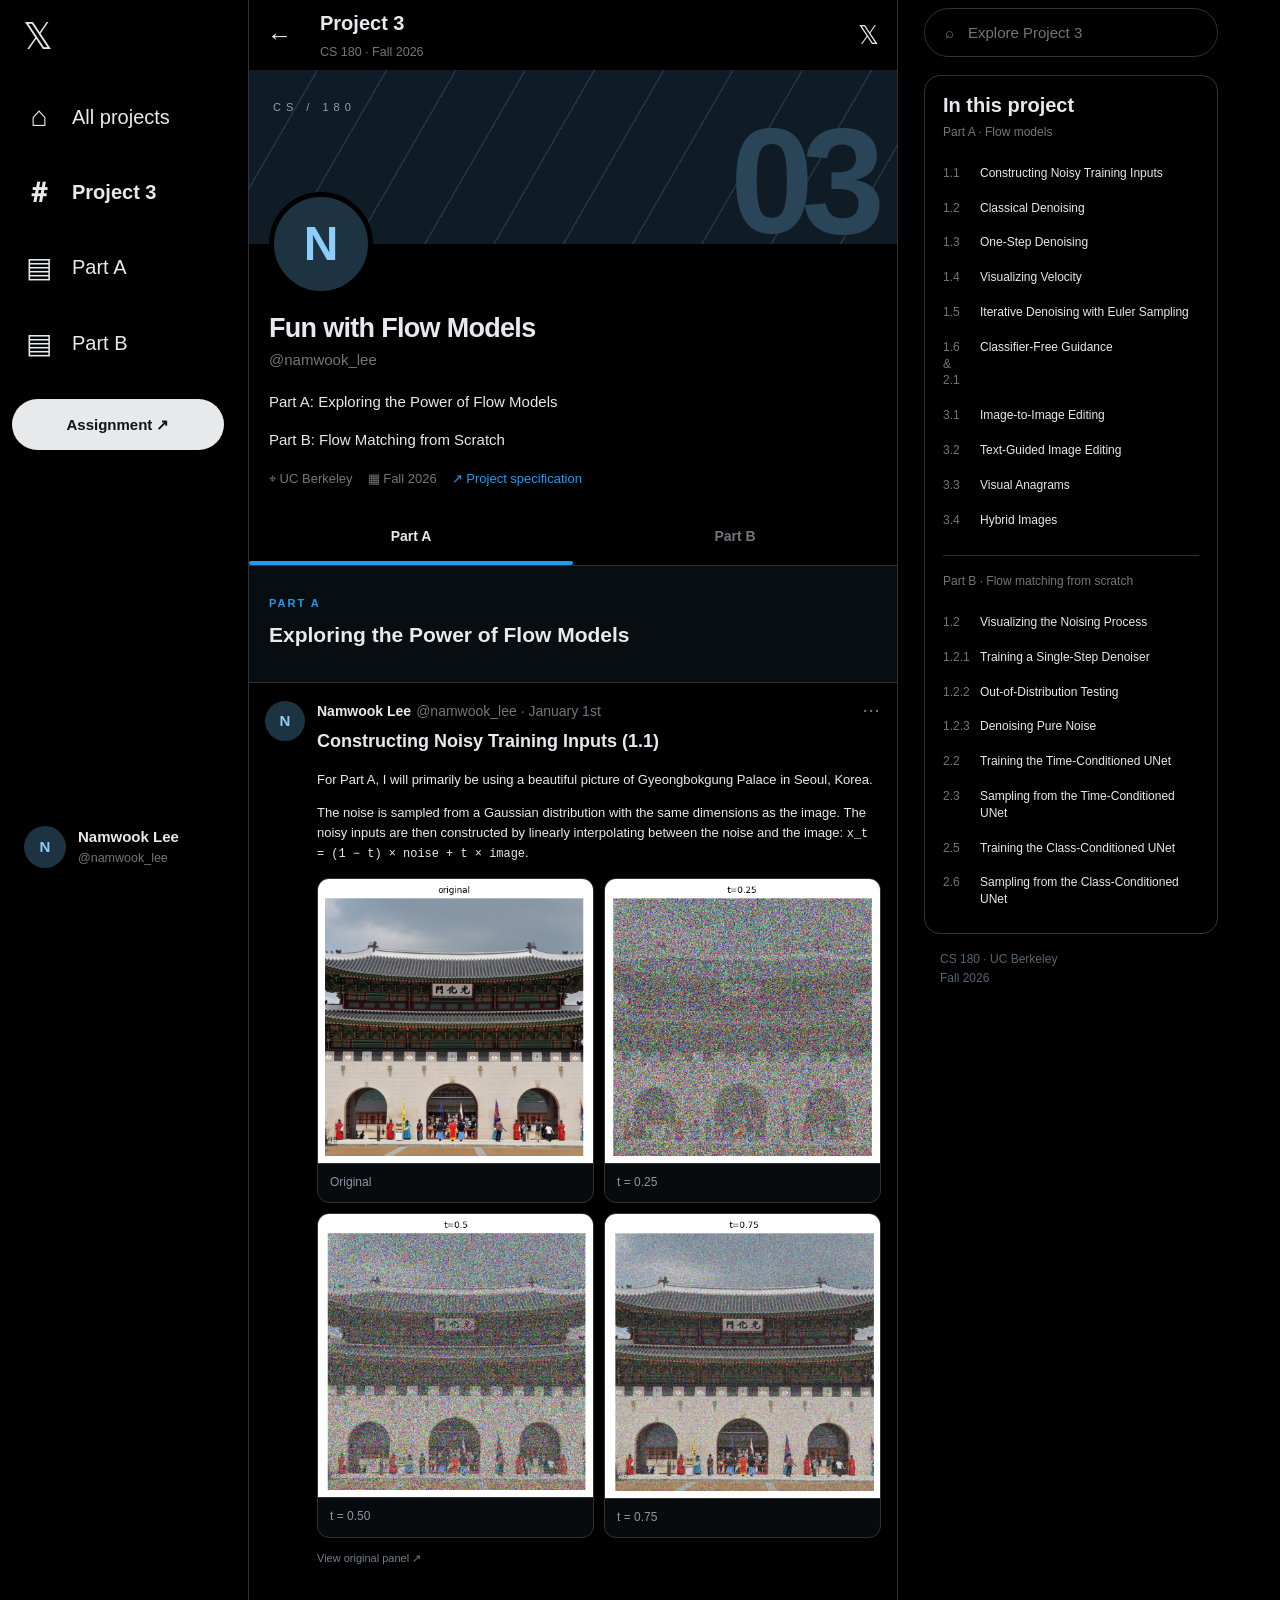
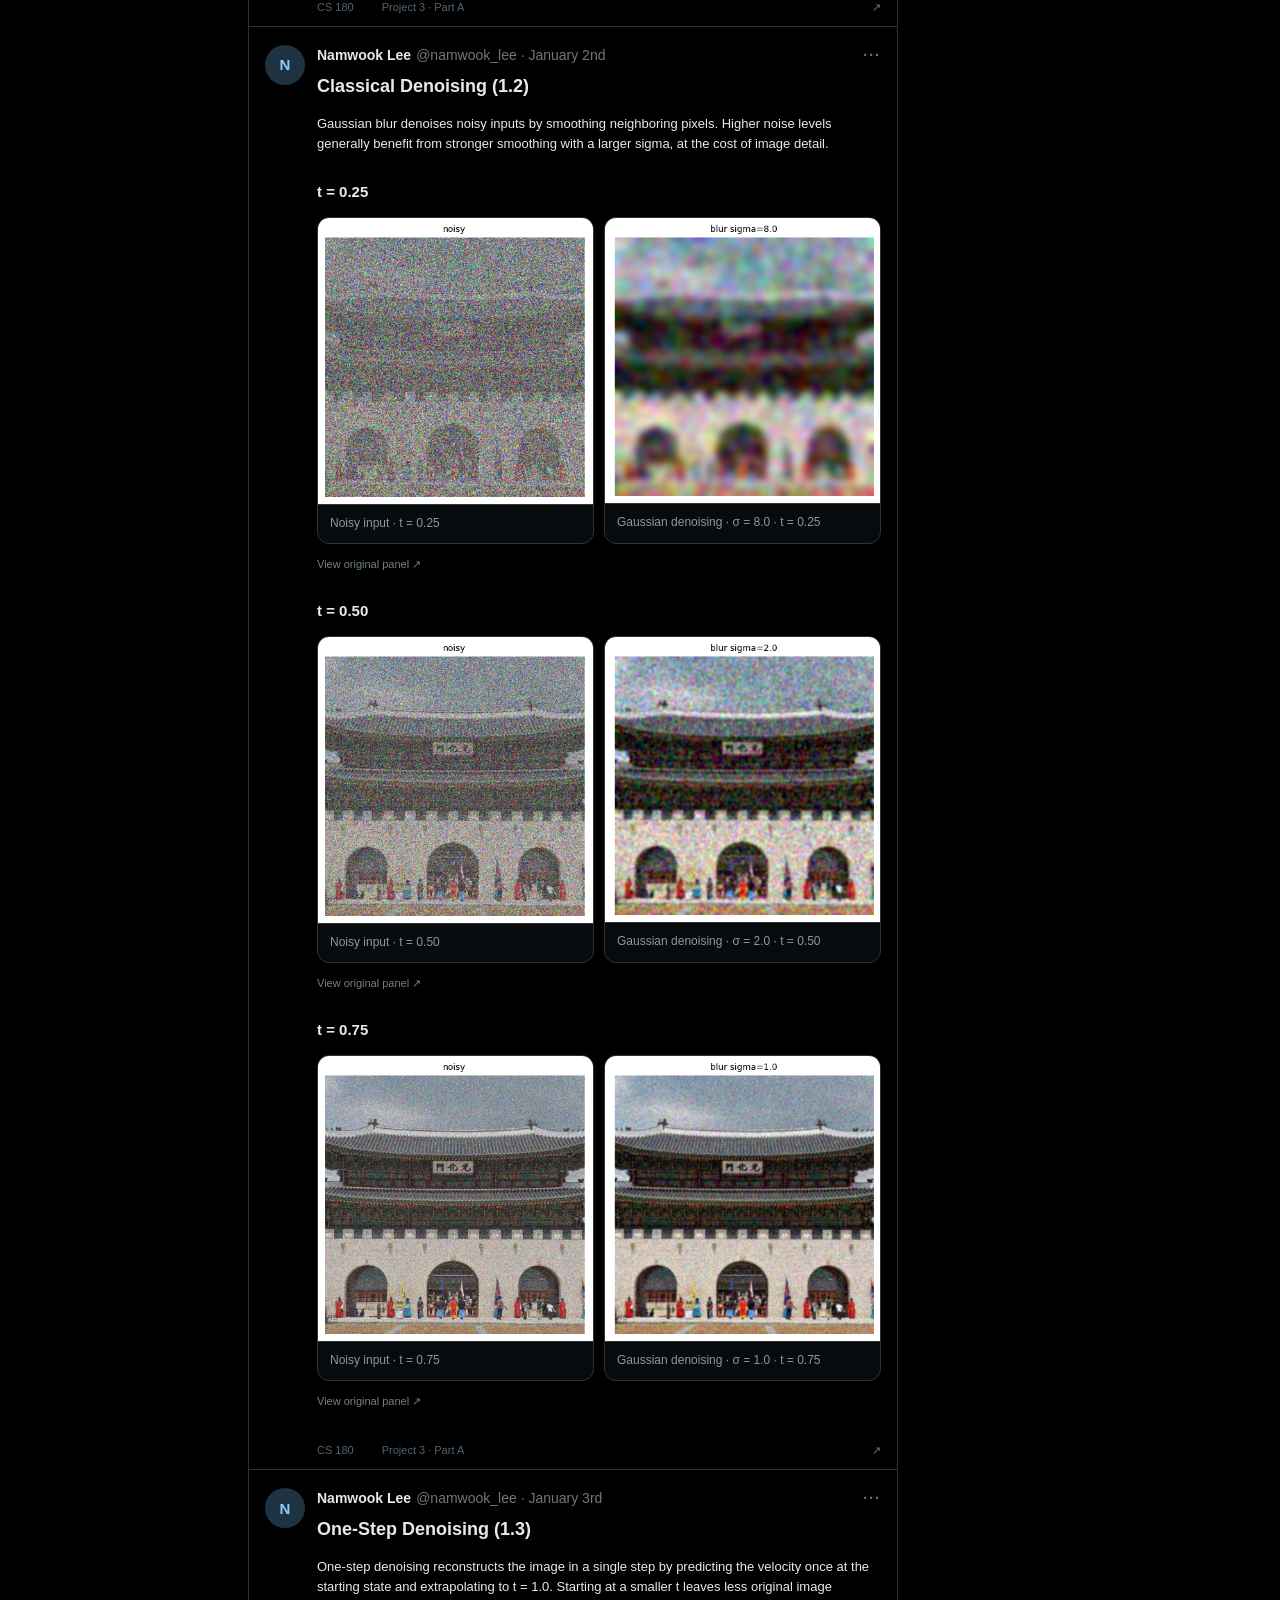
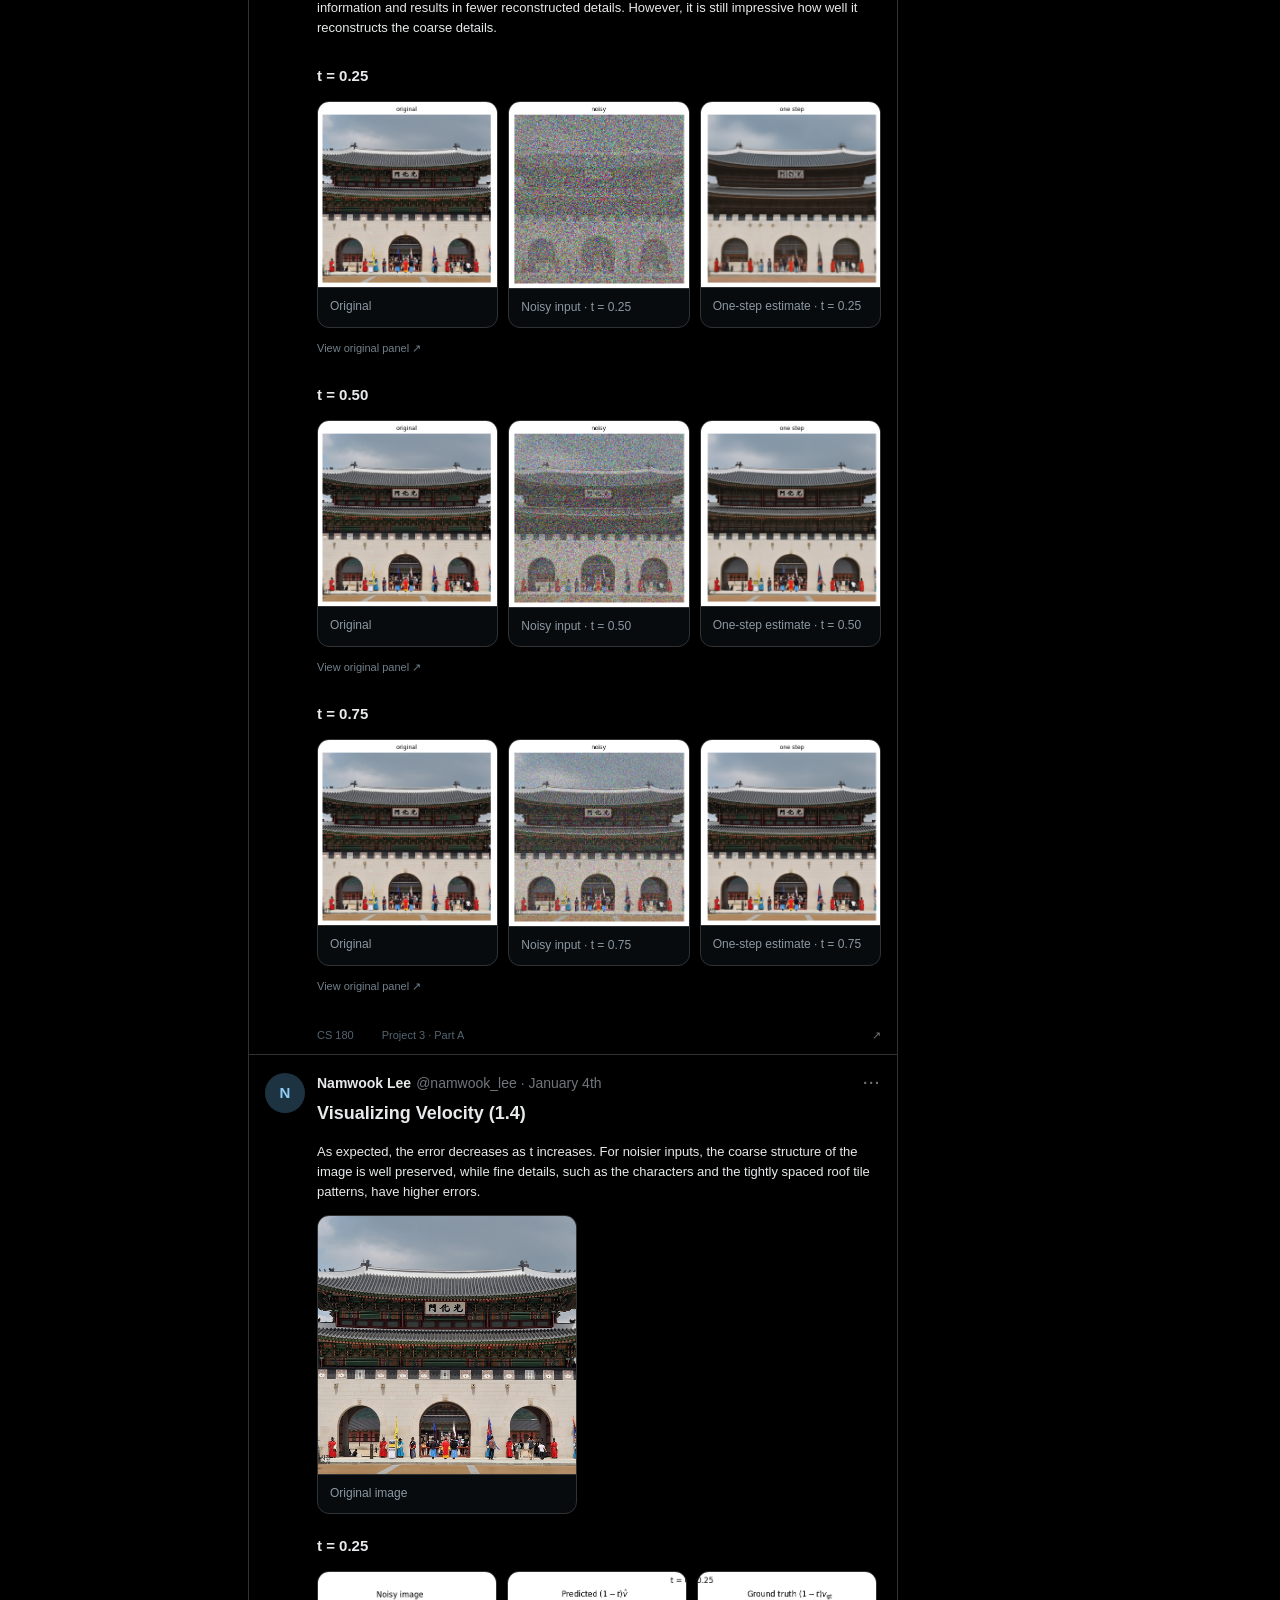
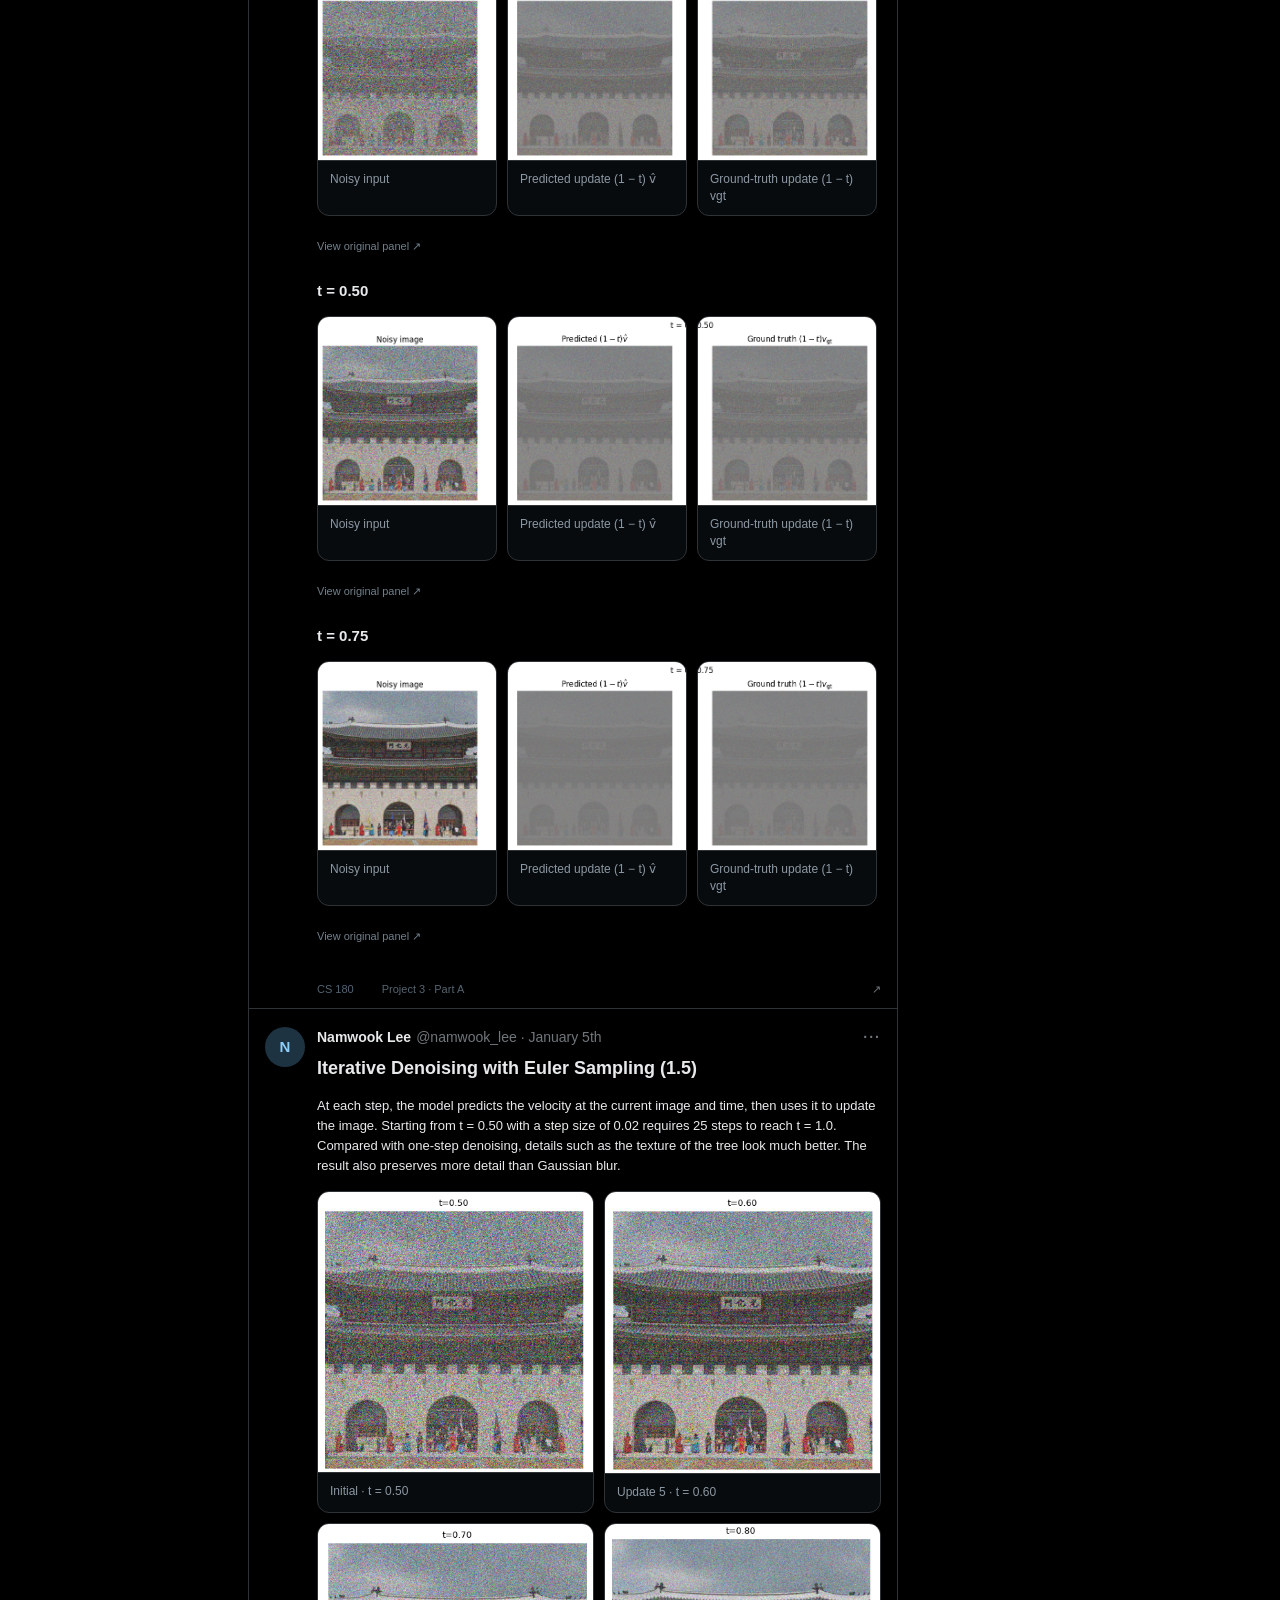
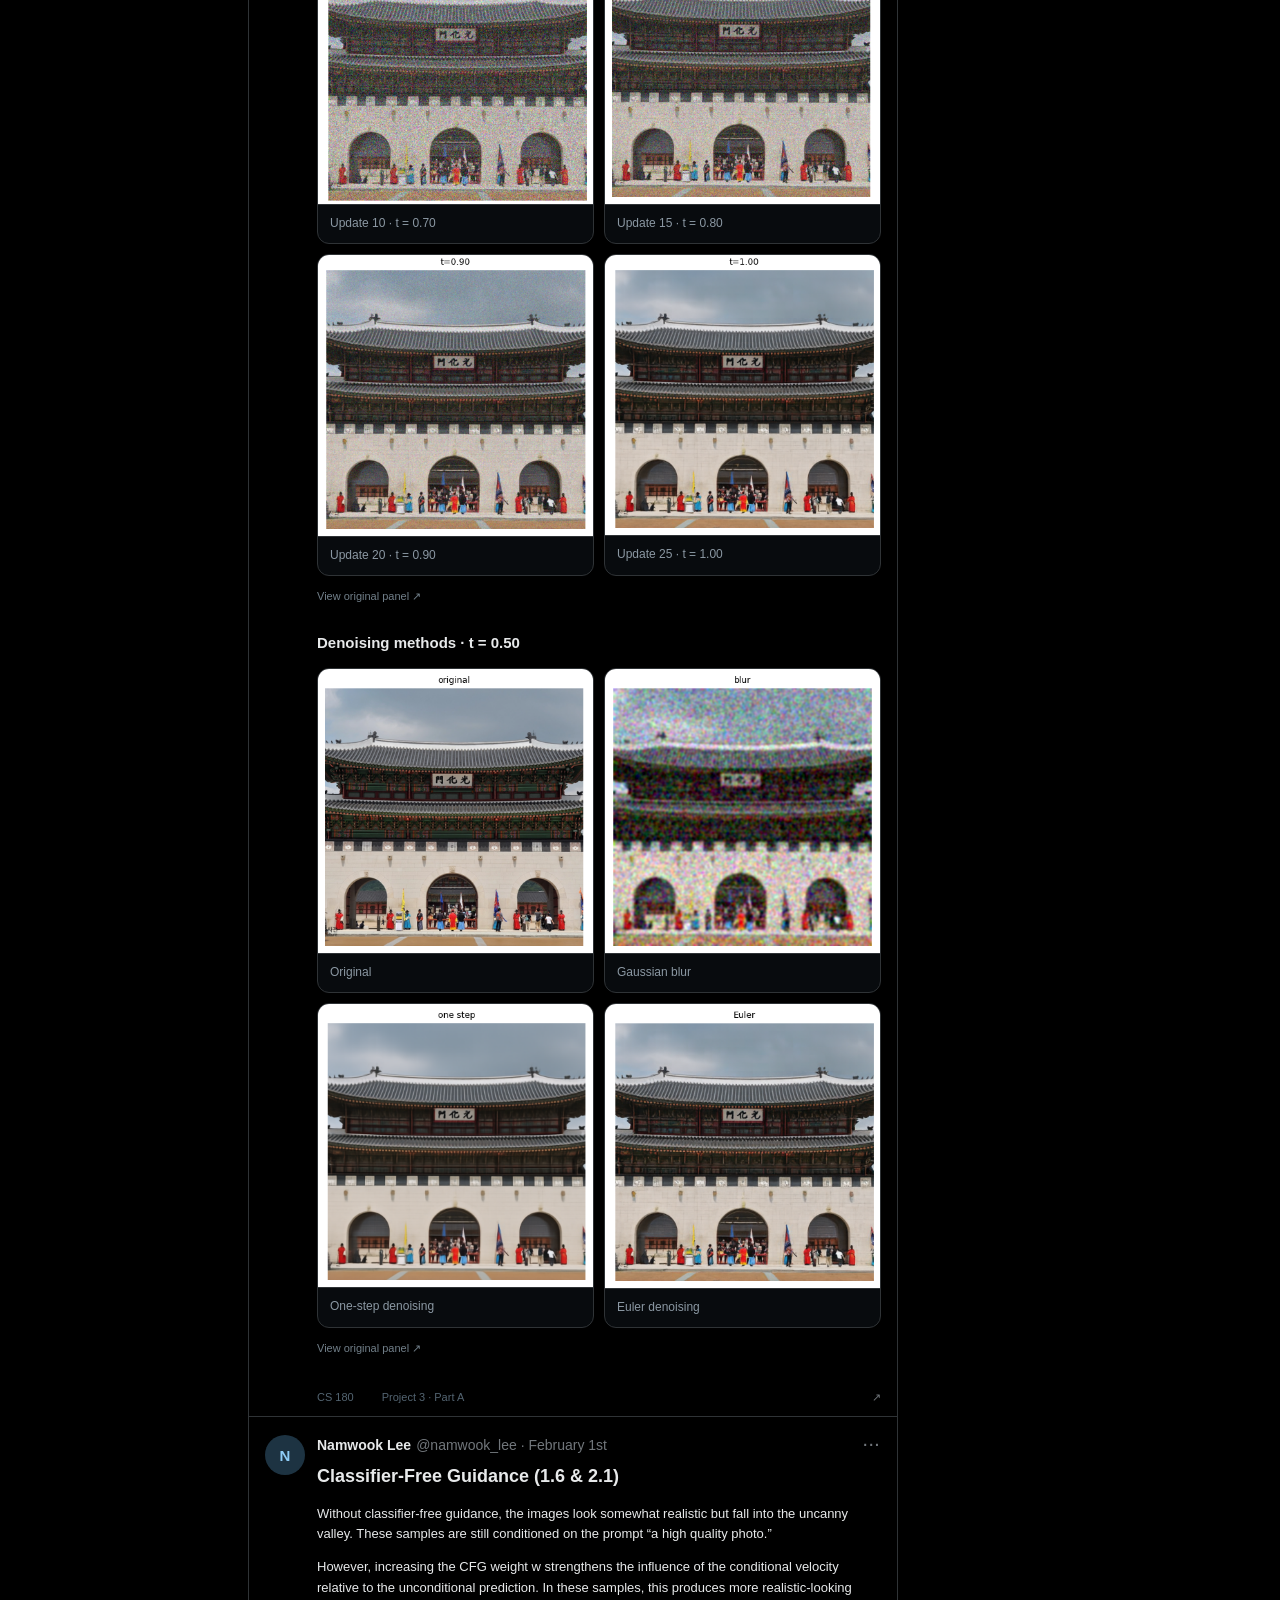
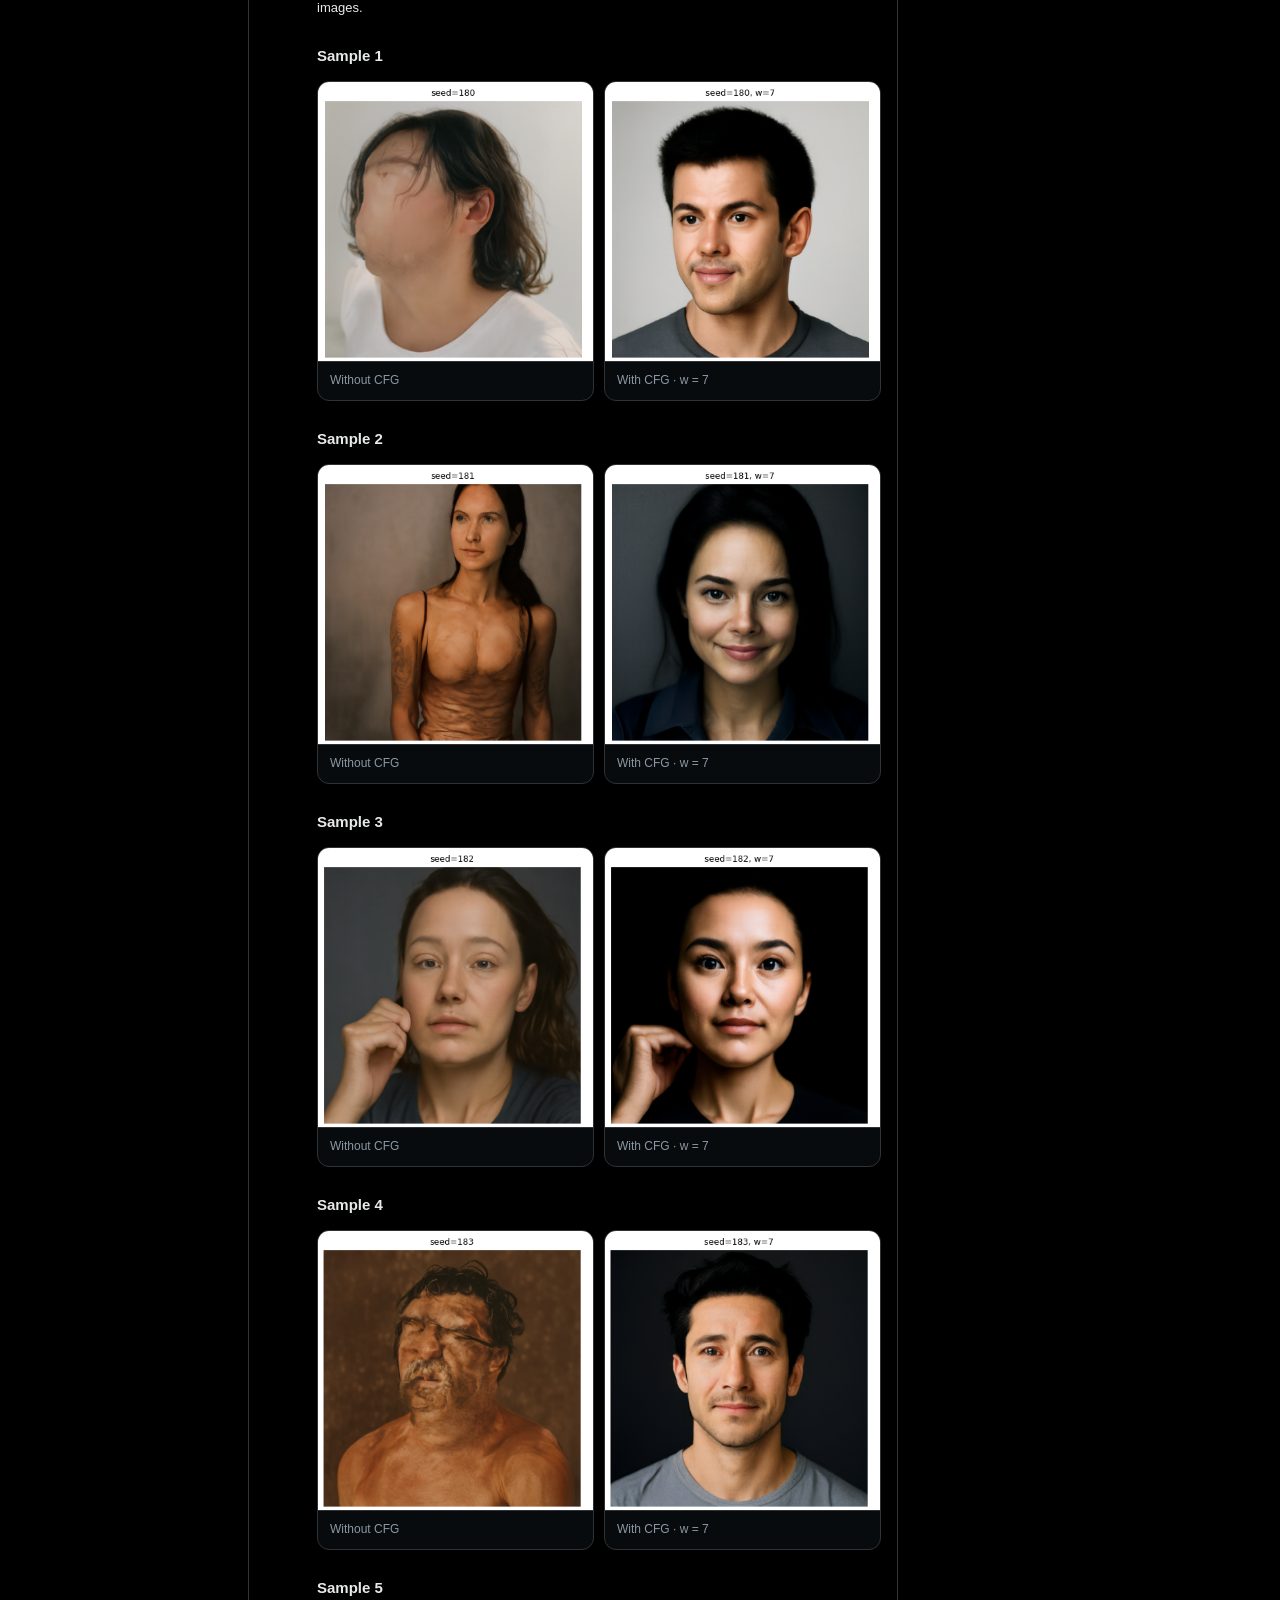
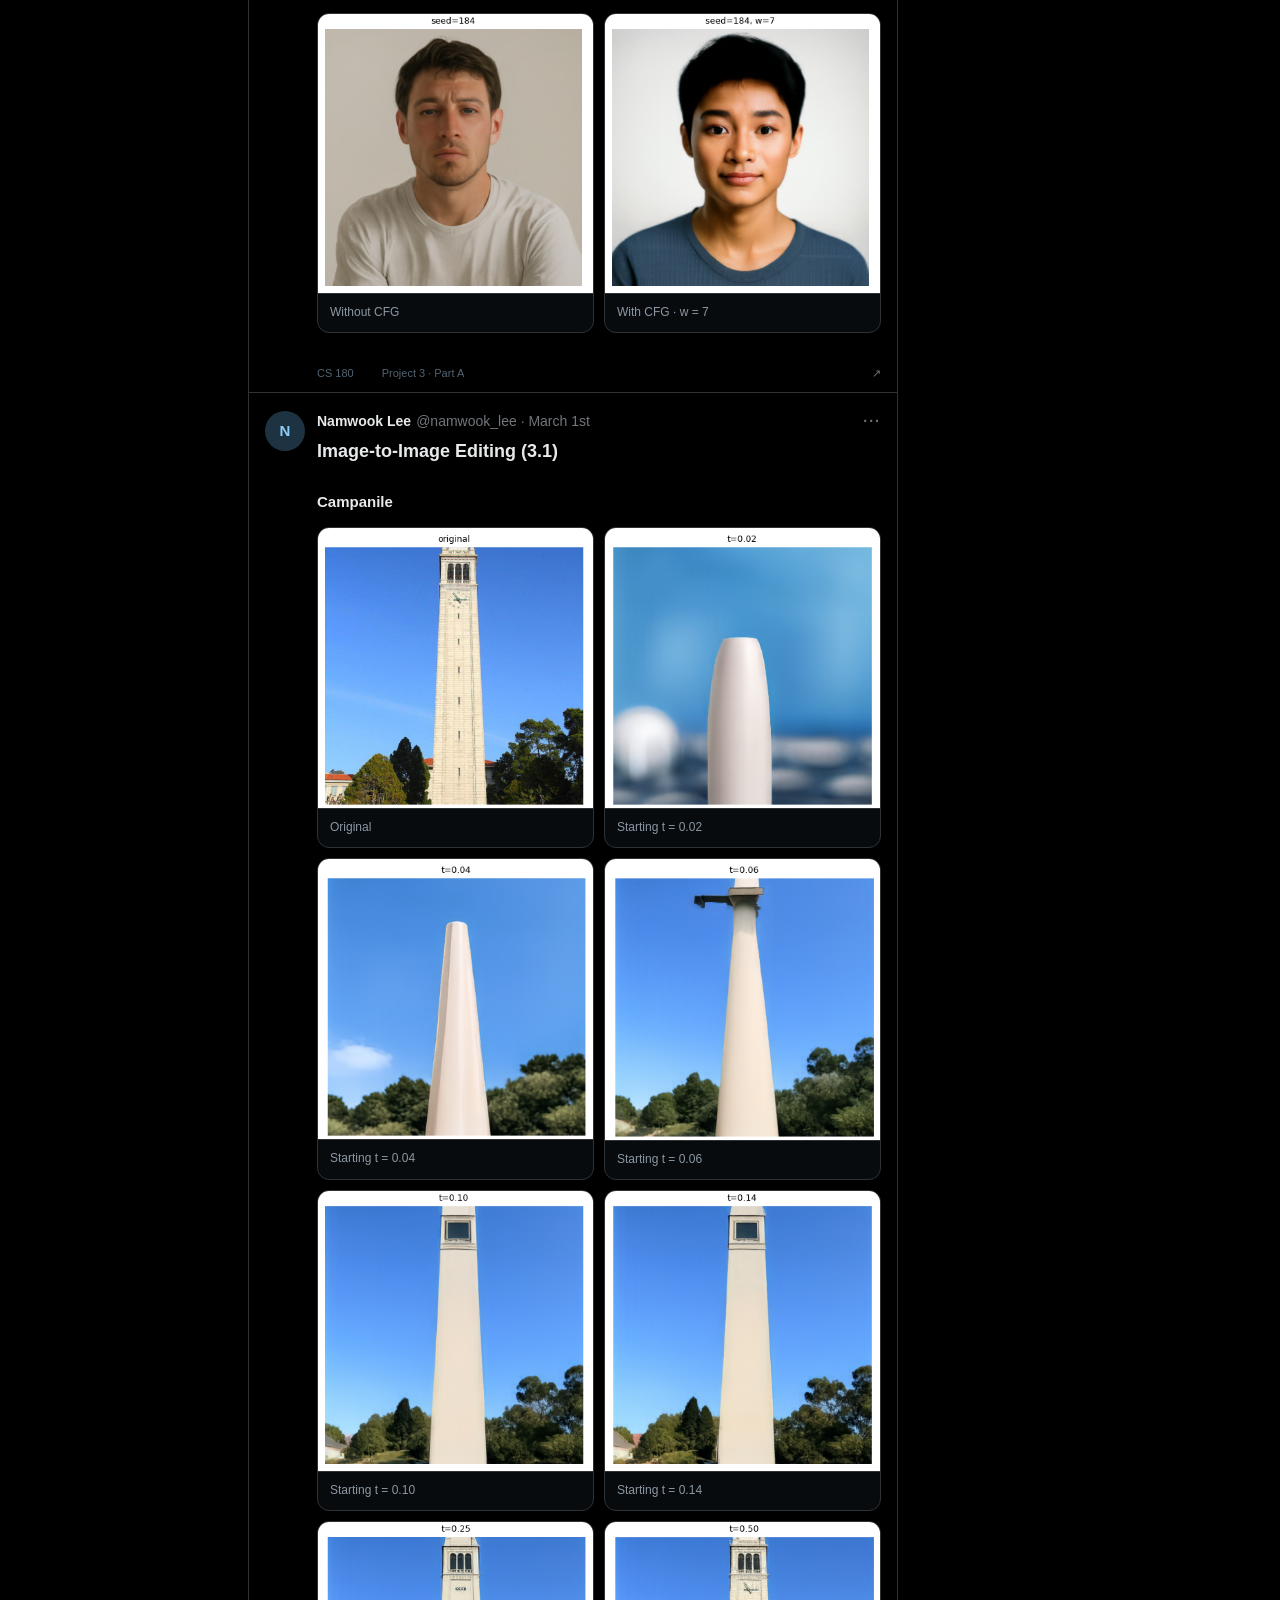
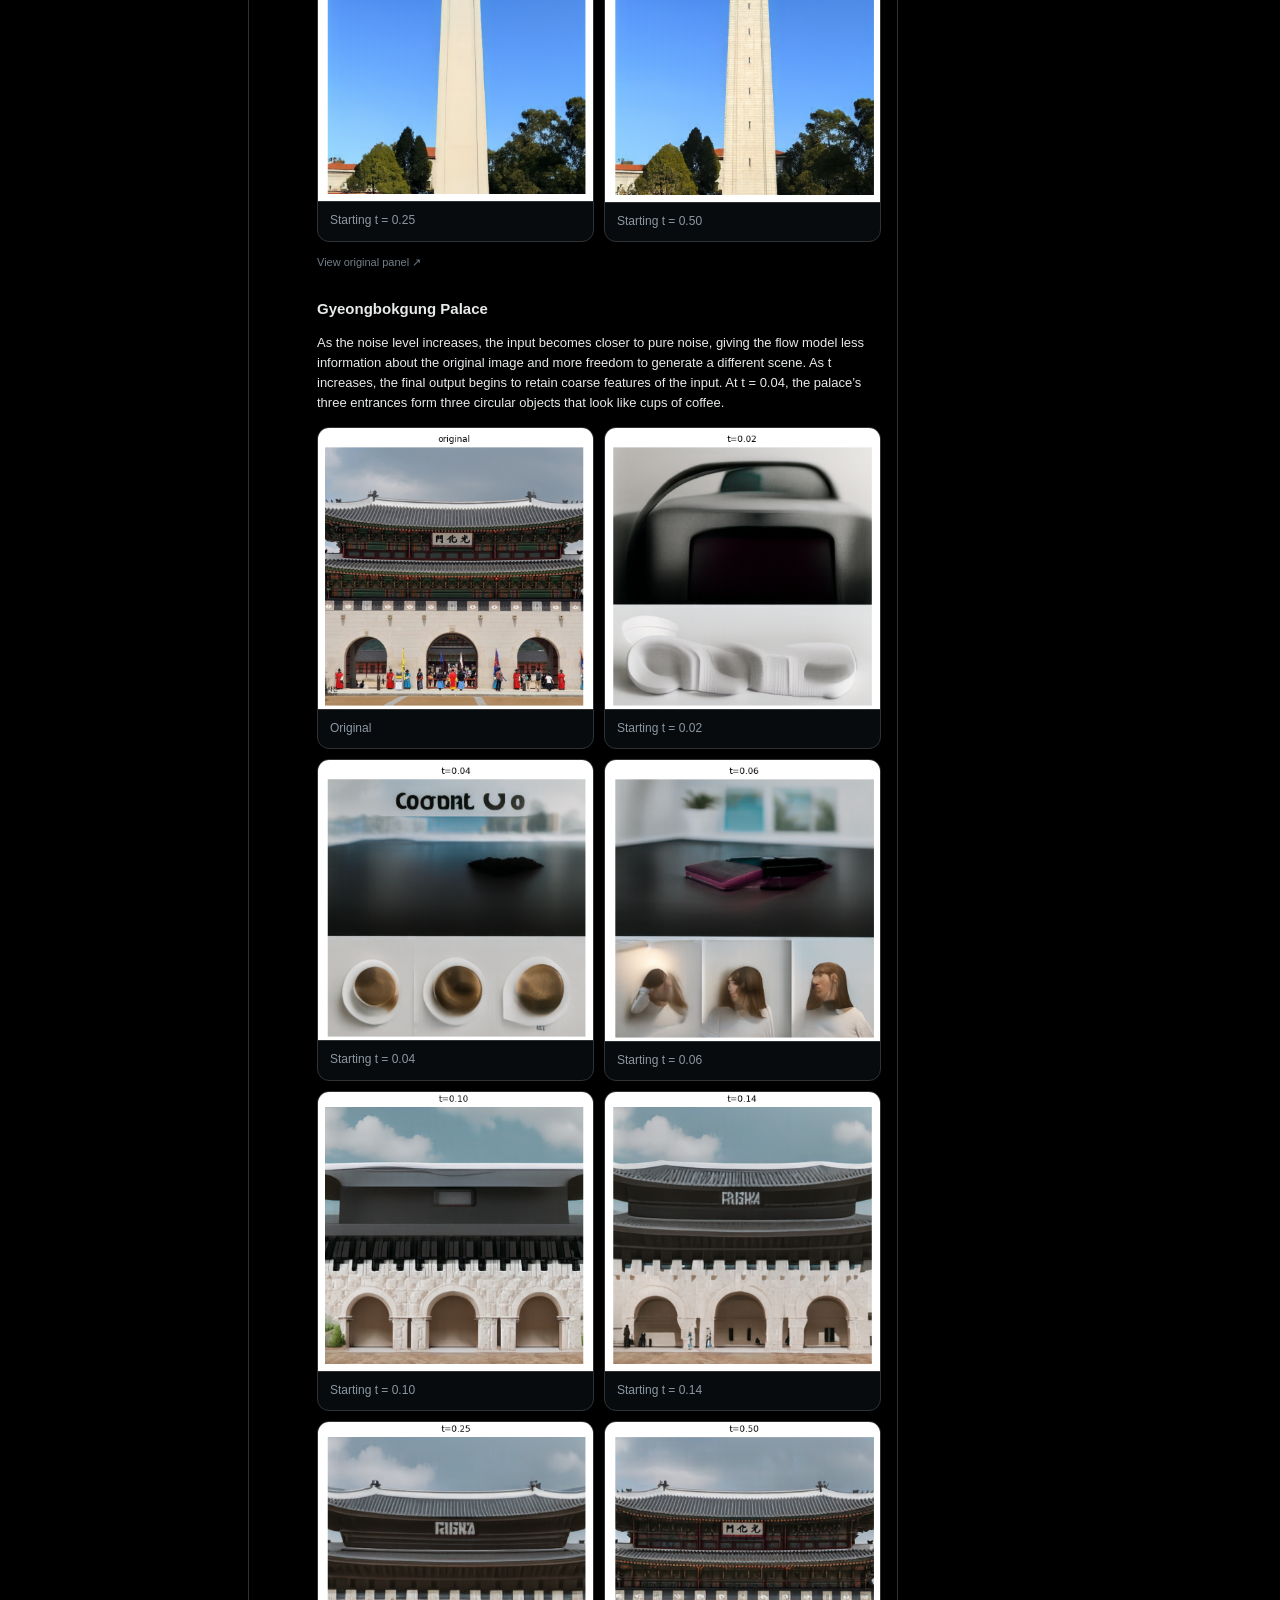
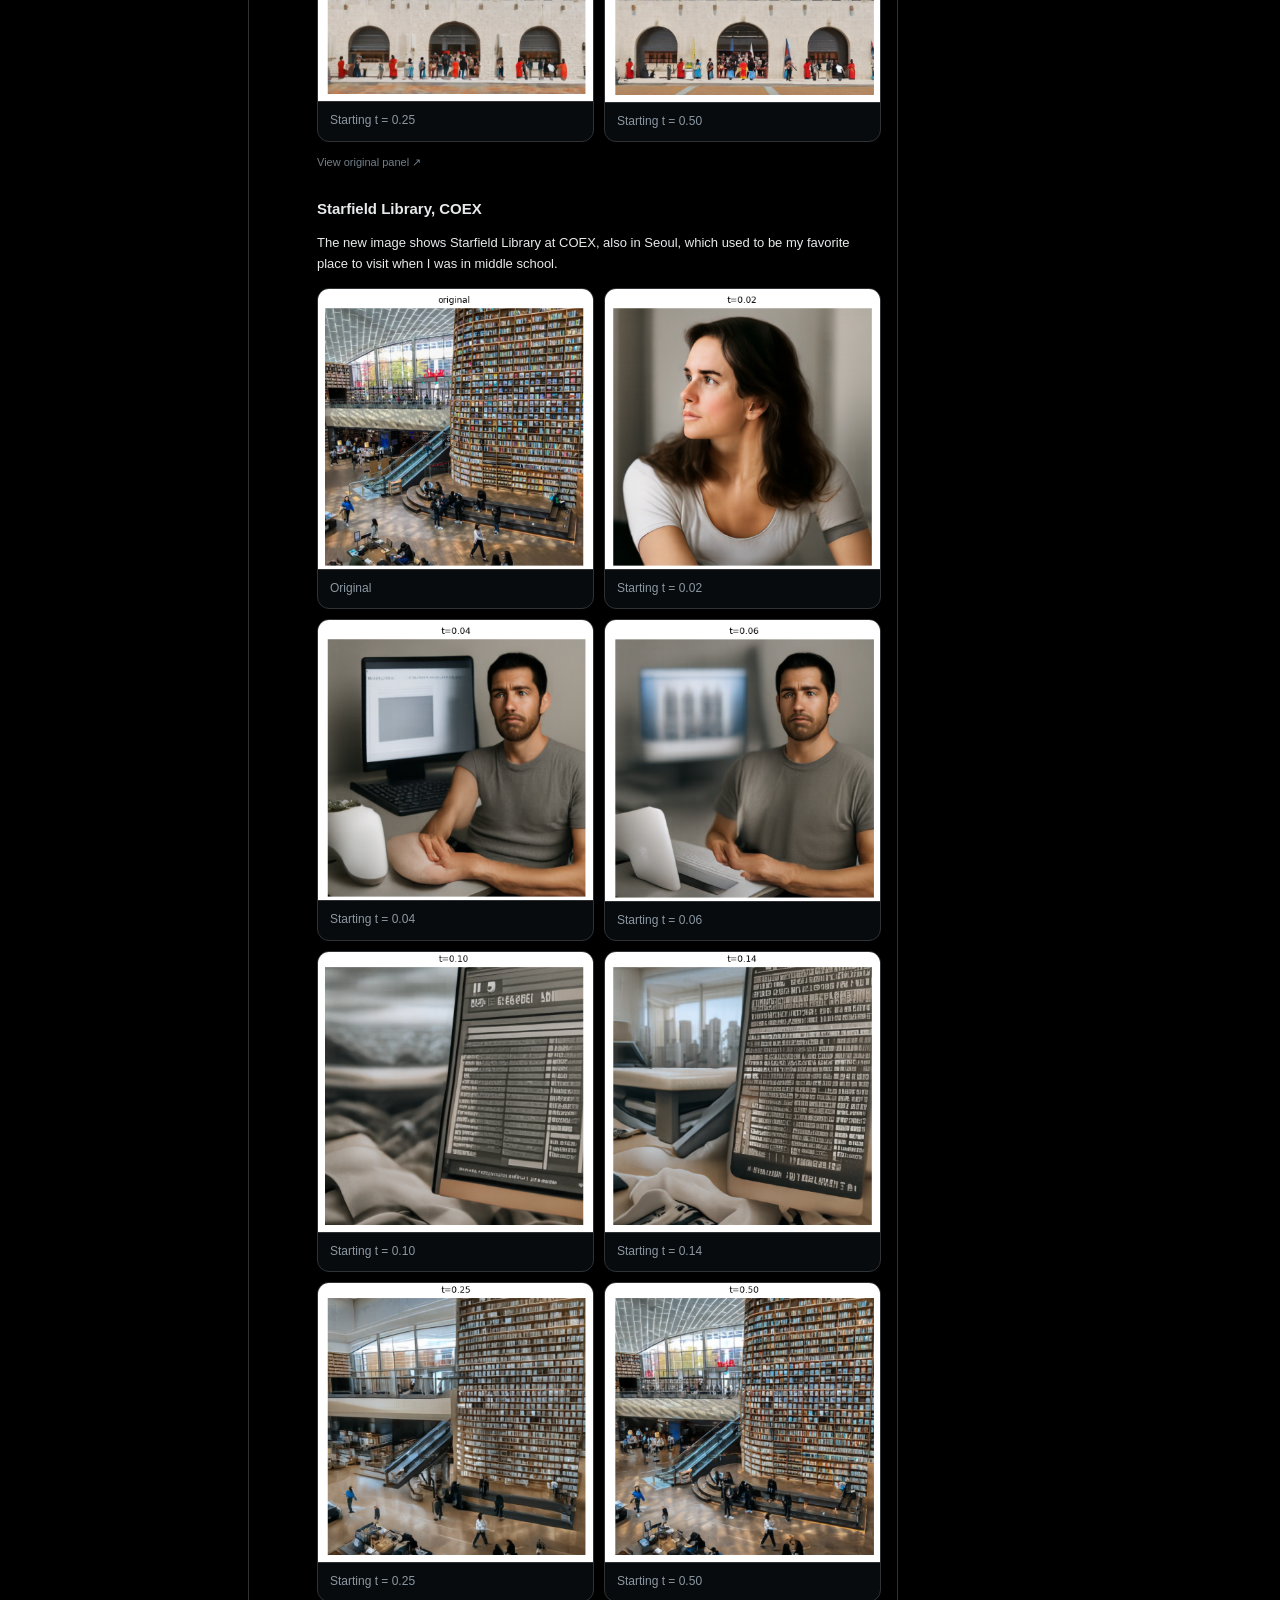
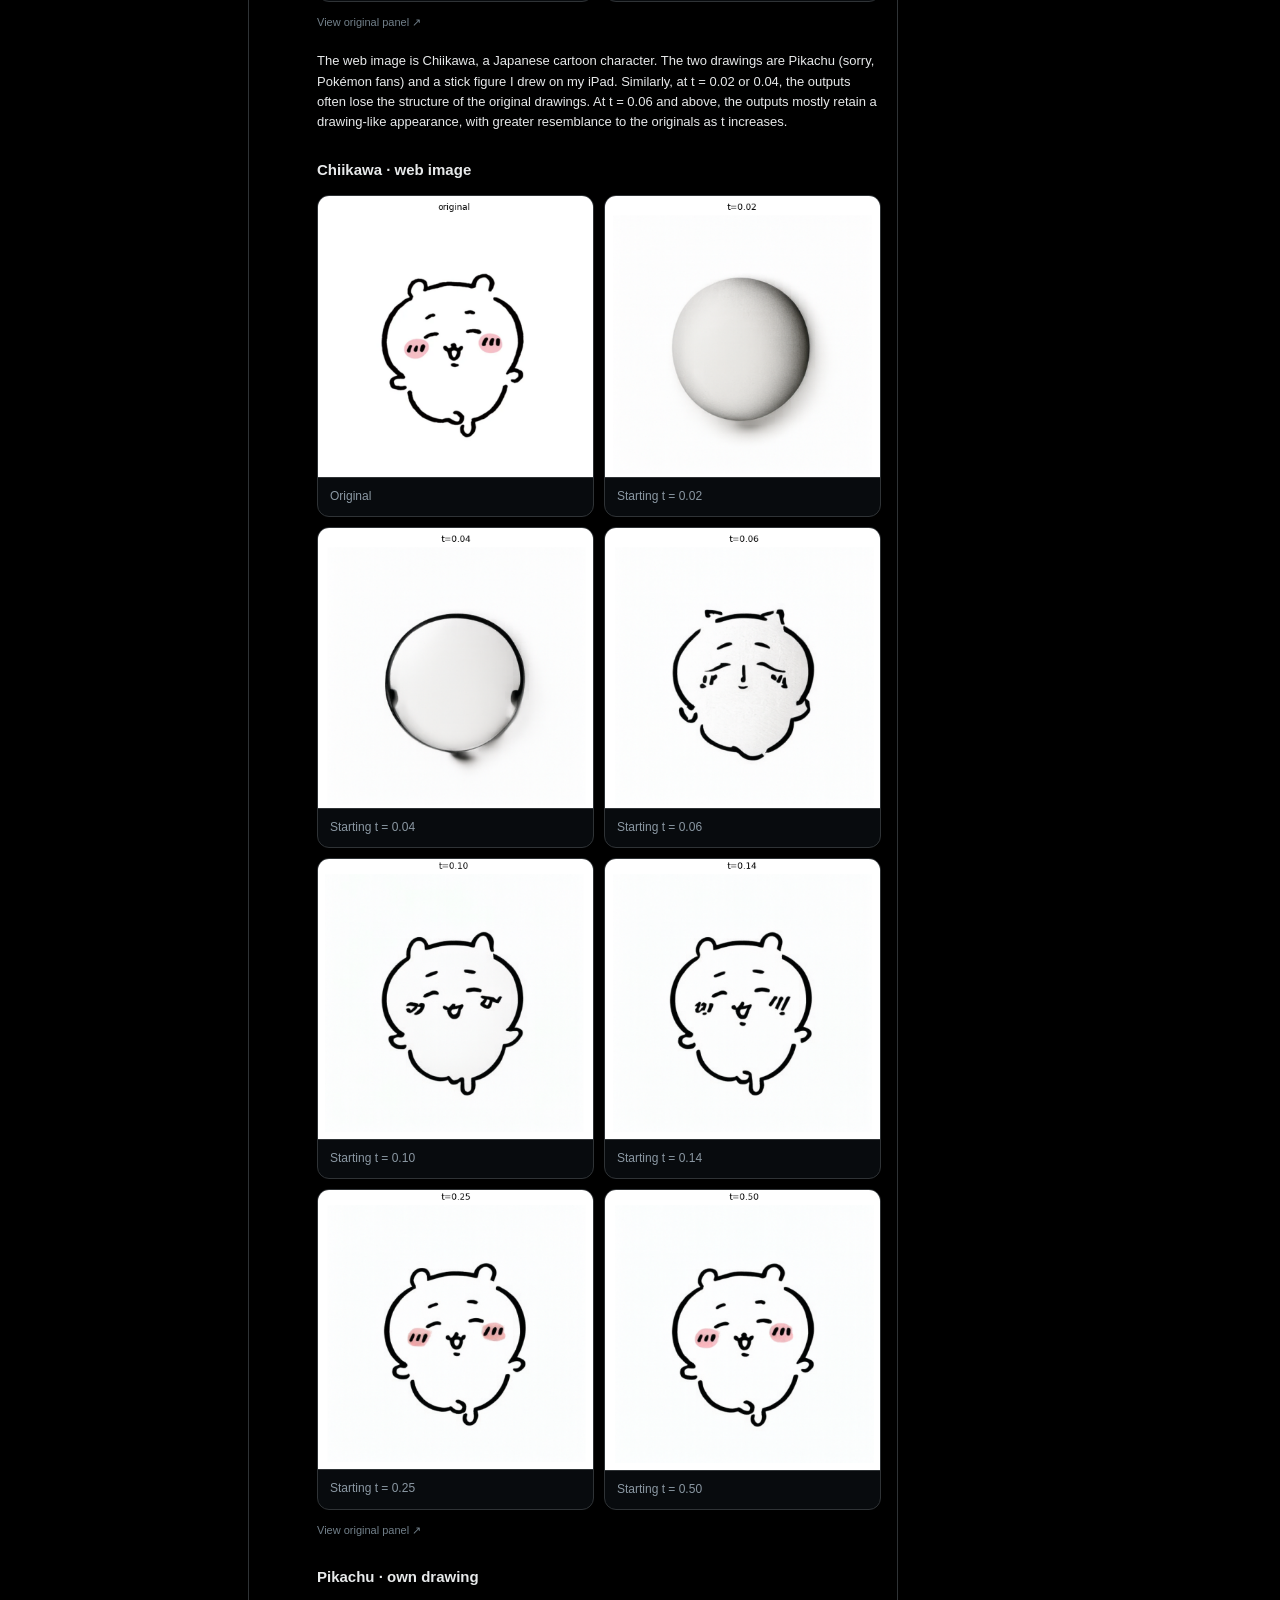
<file: cs180/proj3/index.html>
<!doctype html><html lang="en"><head><meta charset="utf-8"><meta name="viewport" content="width=device-width,initial-scale=1"><title>Project 3 · Fun with Flow Models — Namwook Lee</title><link rel="stylesheet" href="style.css"></head><body><a class="skip" href="#main">Skip to content</a>
<div class="layout">
<aside class="left"><a class="x-logo" href="../" aria-label="All projects">𝕏</a>
<nav aria-label="Main navigation"><a class="nav-item" href="../"><span>⌂</span> All projects</a><a class="nav-item active" href="#main"><span>＃</span> Project 3</a><a class="nav-item" href="#part-a"><span>▤</span> Part A</a><a class="nav-item" href="#part-b"><span>▤</span> Part B</a>
</nav><a class="spec-button" href="https://cal-cs180.github.io/fa26/hw/proj3-flow/parta.html" target="_blank" rel="noopener">Assignment ↗</a>
<div class="account">
<div class="avatar">N</div>
<div><strong>Namwook Lee</strong><small>@namwook_lee</small>
</div>
</div>
</aside>
<main id="main">
<header class="feed-header"><a href="../" aria-label="All projects">←</a>
<div><strong>Project 3</strong><small>CS 180 · Fall 2026</small>
</div><span class="header-x">𝕏</span>
</header>
<section class="profile">
<div class="cover"><span>CS / 180</span><b>03</b>
</div>
<div class="profile-details">
<div class="profile-avatar">N</div>
<h1>Fun with Flow Models</h1>
<p class="handle">@namwook_lee</p>
<p>Part A: Exploring the Power of Flow Models</p>
<p>Part B: Flow Matching from Scratch</p>
<div class="profile-meta"><span>⌖ UC Berkeley</span><span>▦ Fall 2026</span><a href="https://cal-cs180.github.io/fa26/hw/proj3-flow/parta.html">↗ Project specification</a>
</div>
</div>
<nav class="tabs" aria-label="Project parts"><a class="selected" href="#part-a">Part A</a><a href="#part-b">Part B</a>
</nav>
</section>
<header class="part-heading" id="part-a"><span>PART A</span><h2>Exploring the Power of Flow Models</h2></header>
<article class="post" id="a11">
<div class="avatar" aria-hidden="true">N</div>
<div class="post-content">
<div class="byline"><strong>Namwook Lee</strong><span>@namwook_lee · January 1st</span><span class="dots" aria-hidden="true">···</span>
</div>
<h2>Constructing Noisy Training Inputs (1.1)</h2>
<p>For Part A, I will primarily be using a beautiful picture of Gyeongbokgung Palace in Seoul, Korea.</p>
<p>The noise is sampled from a Gaussian distribution with the same dimensions as the image. The noisy inputs are then constructed by linearly interpolating between the noise and the image: <code>x_t = (1 − t) × noise + t × image</code>.</p>
<div class="result-grid cols-2">
<figure class="result-tile "><img src="results/part_A/tiles/results_1.1-1.png" alt="Original" loading="lazy" tabindex="0" role="link">
<figcaption>Original</figcaption>
</figure>
<figure class="result-tile "><img src="results/part_A/tiles/results_1.1-2.png" alt="t = 0.25" loading="lazy" tabindex="0" role="link">
<figcaption>t = 0.25</figcaption>
</figure>
<figure class="result-tile "><img src="results/part_A/tiles/results_1.1-3.png" alt="t = 0.50" loading="lazy" tabindex="0" role="link">
<figcaption>t = 0.50</figcaption>
</figure>
<figure class="result-tile "><img src="results/part_A/tiles/results_1.1-4.png" alt="t = 0.75" loading="lazy" tabindex="0" role="link">
<figcaption>t = 0.75</figcaption>
</figure>
</div>
<p class="panel-source"><a href="results/part_A/results_1.1.png" target="_blank" rel="noopener">View original panel ↗</a>
</p>
<div class="post-footer"><span>CS 180</span><span>Project 3 · Part A</span><a href="#a11" aria-label="Link to Constructing Noisy Training Inputs">↗</a>
</div>
</div>
</article>
<article class="post" id="a12">
<div class="avatar" aria-hidden="true">N</div>
<div class="post-content">
<div class="byline"><strong>Namwook Lee</strong><span>@namwook_lee · January 2nd</span><span class="dots" aria-hidden="true">···</span>
</div>
<h2>Classical Denoising (1.2)</h2>
<p>Gaussian blur denoises noisy inputs by smoothing neighboring pixels. Higher noise levels generally benefit from stronger smoothing with a larger sigma, at the cost of image detail.</p>
<h3>t = 0.25</h3><div class="result-grid cols-2"><figure class="result-tile"><img src="results/part_A/tiles/result_1.2_0.25-1.png" alt="Noisy input · t = 0.25" loading="lazy" tabindex="0" role="link"><figcaption>Noisy input · t = 0.25</figcaption></figure><figure class="result-tile"><img src="results/part_A/tiles/result_1.2_0.25-2.png" alt="Gaussian denoising · σ = 8.0 · t = 0.25" loading="lazy" tabindex="0" role="link"><figcaption>Gaussian denoising · σ = 8.0 · t = 0.25</figcaption></figure></div><p class="panel-source"><a href="results/part_A/result_1.2_0.25.png" target="_blank" rel="noopener">View original panel ↗</a></p>
<h3>t = 0.50</h3><div class="result-grid cols-2"><figure class="result-tile"><img src="results/part_A/tiles/result_1.2_0.5-1.png" alt="Noisy input · t = 0.50" loading="lazy" tabindex="0" role="link"><figcaption>Noisy input · t = 0.50</figcaption></figure><figure class="result-tile"><img src="results/part_A/tiles/result_1.2_0.5-2.png" alt="Gaussian denoising · σ = 2.0 · t = 0.50" loading="lazy" tabindex="0" role="link"><figcaption>Gaussian denoising · σ = 2.0 · t = 0.50</figcaption></figure></div><p class="panel-source"><a href="results/part_A/result_1.2_0.5.png" target="_blank" rel="noopener">View original panel ↗</a></p>
<h3>t = 0.75</h3><div class="result-grid cols-2"><figure class="result-tile"><img src="results/part_A/tiles/results_1.2-1.png" alt="Noisy input · t = 0.75" loading="lazy" tabindex="0" role="link"><figcaption>Noisy input · t = 0.75</figcaption></figure><figure class="result-tile"><img src="results/part_A/tiles/results_1.2-2.png" alt="Gaussian denoising · σ = 1.0 · t = 0.75" loading="lazy" tabindex="0" role="link"><figcaption>Gaussian denoising · σ = 1.0 · t = 0.75</figcaption></figure></div><p class="panel-source"><a href="results/part_A/results_1.2.png" target="_blank" rel="noopener">View original panel ↗</a></p>
<div class="post-footer"><span>CS 180</span><span>Project 3 · Part A</span><a href="#a12" aria-label="Link to Classical Denoising">↗</a>
</div>
</div>
</article>
<article class="post" id="a13">
<div class="avatar" aria-hidden="true">N</div>
<div class="post-content">
<div class="byline"><strong>Namwook Lee</strong><span>@namwook_lee · January 3rd</span><span class="dots" aria-hidden="true">···</span>
</div>
<h2>One-Step Denoising (1.3)</h2>
<p>One-step denoising reconstructs the image in a single step by predicting the velocity once at the starting state and extrapolating to t = 1.0. Starting at a smaller t leaves less original image information and results in fewer reconstructed details. However, it is still impressive how well it reconstructs the coarse details.</p>
<h3>t = 0.25</h3><div class="result-grid cols-3"><figure class="result-tile"><img src="results/part_A/tiles/results_1.3-1.png" alt="Original" loading="lazy" tabindex="0" role="link"><figcaption>Original</figcaption></figure><figure class="result-tile"><img src="results/part_A/tiles/results_1.3-2.png" alt="Noisy input · t = 0.25" loading="lazy" tabindex="0" role="link"><figcaption>Noisy input · t = 0.25</figcaption></figure><figure class="result-tile"><img src="results/part_A/tiles/results_1.3-3.png" alt="One-step estimate · t = 0.25" loading="lazy" tabindex="0" role="link"><figcaption>One-step estimate · t = 0.25</figcaption></figure></div><p class="panel-source"><a href="results/part_A/results_1.3.png" target="_blank" rel="noopener">View original panel ↗</a></p>
<h3>t = 0.50</h3><div class="result-grid cols-3"><figure class="result-tile"><img src="results/part_A/tiles/result_1.3_0.5-1.png" alt="Original" loading="lazy" tabindex="0" role="link"><figcaption>Original</figcaption></figure><figure class="result-tile"><img src="results/part_A/tiles/result_1.3_0.5-2.png" alt="Noisy input · t = 0.50" loading="lazy" tabindex="0" role="link"><figcaption>Noisy input · t = 0.50</figcaption></figure><figure class="result-tile"><img src="results/part_A/tiles/result_1.3_0.5-3.png" alt="One-step estimate · t = 0.50" loading="lazy" tabindex="0" role="link"><figcaption>One-step estimate · t = 0.50</figcaption></figure></div><p class="panel-source"><a href="results/part_A/result_1.3_0.5.png" target="_blank" rel="noopener">View original panel ↗</a></p>
<h3>t = 0.75</h3><div class="result-grid cols-3"><figure class="result-tile"><img src="results/part_A/tiles/result_1.3_0.75-1.png" alt="Original" loading="lazy" tabindex="0" role="link"><figcaption>Original</figcaption></figure><figure class="result-tile"><img src="results/part_A/tiles/result_1.3_0.75-2.png" alt="Noisy input · t = 0.75" loading="lazy" tabindex="0" role="link"><figcaption>Noisy input · t = 0.75</figcaption></figure><figure class="result-tile"><img src="results/part_A/tiles/result_1.3_0.75-3.png" alt="One-step estimate · t = 0.75" loading="lazy" tabindex="0" role="link"><figcaption>One-step estimate · t = 0.75</figcaption></figure></div><p class="panel-source"><a href="results/part_A/result_1.3_0.75.png" target="_blank" rel="noopener">View original panel ↗</a></p>
<div class="post-footer"><span>CS 180</span><span>Project 3 · Part A</span><a href="#a13" aria-label="Link to One-Step Denoising">↗</a>
</div>
</div>
</article>
<article class="post" id="a14">
<div class="avatar" aria-hidden="true">N</div>
<div class="post-content">
<div class="byline"><strong>Namwook Lee</strong><span>@namwook_lee · January 4th</span><span class="dots" aria-hidden="true">···</span>
</div>
<h2>Visualizing Velocity (1.4)</h2>
<p>As expected, the error decreases as t increases. For noisier inputs, the coarse structure of the image is well preserved, while fine details, such as the characters and the tightly spaced roof tile patterns, have higher errors.</p>

<figure class="result-tile original-alone"><img src="results/part_A/gyeongbokgug.png" alt="Original image" loading="lazy" tabindex="0" role="link"><figcaption>Original image</figcaption></figure>
<div class="velocity-rows"><section class="velocity-time"><h3>t = 0.25</h3><div class="result-grid velocity-images"><figure class="result-tile"><img src="results/part_A/tiles/result_1.4_0.25-1.png" alt="Noisy input" loading="lazy" tabindex="0" role="link"><figcaption>Noisy input</figcaption></figure><figure class="result-tile"><img src="results/part_A/tiles/result_1.4_0.25-2.png" alt="Predicted update (1 − t) v̂" loading="lazy" tabindex="0" role="link"><figcaption>Predicted update (1 − t) v̂</figcaption></figure><figure class="result-tile"><img src="results/part_A/tiles/result_1.4_0.25-3.png" alt="Ground-truth update (1 − t) vgt" loading="lazy" tabindex="0" role="link"><figcaption>Ground-truth update (1 − t) vgt</figcaption></figure><figure class="result-tile"><img src="results/part_A/tiles/result_1.4_0.25-4.png" alt="Error (RGB RMS)" loading="lazy" tabindex="0" role="link"><figcaption>Error (RGB RMS)</figcaption></figure></div><p class="panel-source"><a href="results/part_A/result_1.4_0.25.png" target="_blank" rel="noopener">View original panel ↗</a></p>
</section><section class="velocity-time"><h3>t = 0.50</h3><div class="result-grid velocity-images"><figure class="result-tile"><img src="results/part_A/tiles/result_1.4_0.5-1.png" alt="Noisy input" loading="lazy" tabindex="0" role="link"><figcaption>Noisy input</figcaption></figure><figure class="result-tile"><img src="results/part_A/tiles/result_1.4_0.5-2.png" alt="Predicted update (1 − t) v̂" loading="lazy" tabindex="0" role="link"><figcaption>Predicted update (1 − t) v̂</figcaption></figure><figure class="result-tile"><img src="results/part_A/tiles/result_1.4_0.5-3.png" alt="Ground-truth update (1 − t) vgt" loading="lazy" tabindex="0" role="link"><figcaption>Ground-truth update (1 − t) vgt</figcaption></figure><figure class="result-tile"><img src="results/part_A/tiles/result_1.4_0.5-4.png" alt="Error (RGB RMS)" loading="lazy" tabindex="0" role="link"><figcaption>Error (RGB RMS)</figcaption></figure></div><p class="panel-source"><a href="results/part_A/result_1.4_0.5.png" target="_blank" rel="noopener">View original panel ↗</a></p>
</section><section class="velocity-time"><h3>t = 0.75</h3><div class="result-grid velocity-images"><figure class="result-tile"><img src="results/part_A/tiles/results_1.4-1.png" alt="Noisy input" loading="lazy" tabindex="0" role="link"><figcaption>Noisy input</figcaption></figure><figure class="result-tile"><img src="results/part_A/tiles/results_1.4-2.png" alt="Predicted update (1 − t) v̂" loading="lazy" tabindex="0" role="link"><figcaption>Predicted update (1 − t) v̂</figcaption></figure><figure class="result-tile"><img src="results/part_A/tiles/results_1.4-3.png" alt="Ground-truth update (1 − t) vgt" loading="lazy" tabindex="0" role="link"><figcaption>Ground-truth update (1 − t) vgt</figcaption></figure><figure class="result-tile"><img src="results/part_A/tiles/results_1.4-4.png" alt="Error (RGB RMS)" loading="lazy" tabindex="0" role="link"><figcaption>Error (RGB RMS)</figcaption></figure></div><p class="panel-source"><a href="results/part_A/results_1.4.png" target="_blank" rel="noopener">View original panel ↗</a></p>
</section></div><div class="post-footer"><span>CS 180</span><span>Project 3 · Part A</span><a href="#a14" aria-label="Link to Visualizing Velocity">↗</a>
</div>
</div>
</article>
<article class="post" id="a15">
<div class="avatar" aria-hidden="true">N</div>
<div class="post-content">
<div class="byline"><strong>Namwook Lee</strong><span>@namwook_lee · January 5th</span><span class="dots" aria-hidden="true">···</span>
</div>
<h2>Iterative Denoising with Euler Sampling (1.5)</h2>
<p>At each step, the model predicts the velocity at the current image and time, then uses it to update the image. Starting from t = 0.50 with a step size of 0.02 requires 25 steps to reach t = 1.0. Compared with one-step denoising, details such as the texture of the tree look much better. The result also preserves more detail than Gaussian blur.</p>

<div class="result-grid cols-2">
<figure class="result-tile "><img src="results/part_A/tiles/results_1.5-1.png" alt="Initial · t = 0.50" loading="lazy" tabindex="0" role="link">
<figcaption>Initial · t = 0.50</figcaption>
</figure>
<figure class="result-tile "><img src="results/part_A/tiles/results_1.5-2.png" alt="Update 5 · t = 0.60" loading="lazy" tabindex="0" role="link">
<figcaption>Update 5 · t = 0.60</figcaption>
</figure>
<figure class="result-tile "><img src="results/part_A/tiles/results_1.5-3.png" alt="Update 10 · t = 0.70" loading="lazy" tabindex="0" role="link">
<figcaption>Update 10 · t = 0.70</figcaption>
</figure>
<figure class="result-tile "><img src="results/part_A/tiles/results_1.5-4.png" alt="Update 15 · t = 0.80" loading="lazy" tabindex="0" role="link">
<figcaption>Update 15 · t = 0.80</figcaption>
</figure>
<figure class="result-tile "><img src="results/part_A/tiles/results_1.5-5.png" alt="Update 20 · t = 0.90" loading="lazy" tabindex="0" role="link">
<figcaption>Update 20 · t = 0.90</figcaption>
</figure>
<figure class="result-tile "><img src="results/part_A/tiles/results_1.5-6.png" alt="Update 25 · t = 1.00" loading="lazy" tabindex="0" role="link">
<figcaption>Update 25 · t = 1.00</figcaption>
</figure>
</div>
<p class="panel-source"><a href="results/part_A/results_1.5.png" target="_blank" rel="noopener">View original panel ↗</a>
</p>
<h3>Denoising methods · t = 0.50</h3><div class="result-grid cols-2"><figure class="result-tile"><img src="results/part_A/tiles/results_1.5_comparison-1.png" alt="Original" loading="lazy" tabindex="0" role="link"><figcaption>Original</figcaption></figure><figure class="result-tile"><img src="results/part_A/tiles/results_1.5_comparison-2.png" alt="Gaussian blur" loading="lazy" tabindex="0" role="link"><figcaption>Gaussian blur</figcaption></figure><figure class="result-tile"><img src="results/part_A/tiles/results_1.5_comparison-3.png" alt="One-step denoising" loading="lazy" tabindex="0" role="link"><figcaption>One-step denoising</figcaption></figure><figure class="result-tile"><img src="results/part_A/tiles/results_1.5_comparison-4.png" alt="Euler denoising" loading="lazy" tabindex="0" role="link"><figcaption>Euler denoising</figcaption></figure></div><p class="panel-source"><a href="results/part_A/results_1.5_comparison.png" target="_blank" rel="noopener">View original panel ↗</a></p>
<div class="post-footer"><span>CS 180</span><span>Project 3 · Part A</span><a href="#a15" aria-label="Link to Iterative Denoising with Euler Sampling">↗</a>
</div>
</div>
</article>

<article class="post" id="a21">
<div class="avatar" aria-hidden="true">N</div>
<div class="post-content">
<div class="byline"><strong>Namwook Lee</strong><span>@namwook_lee · February 1st</span><span class="dots" aria-hidden="true">···</span>
</div>
<h2>Classifier-Free Guidance (1.6 &amp; 2.1)</h2>
<p>Without classifier-free guidance, the images look somewhat realistic but fall into the uncanny valley. These samples are still conditioned on the prompt “a high quality photo.”</p>
<p>However, increasing the CFG weight w strengthens the influence of the conditional velocity relative to the unconditional prediction. In these samples, this produces more realistic-looking images.</p>


<h3>Sample 1</h3>
<div class="result-grid cols-2">
<figure class="result-tile "><img src="results/part_A/tiles/results_1.6-1.png" alt="Without CFG" loading="lazy" tabindex="0" role="link">
<figcaption>Without CFG</figcaption>
</figure>
<figure class="result-tile "><img src="results/part_A/tiles/results_2.1-1.png" alt="With CFG · w = 7" loading="lazy" tabindex="0" role="link">
<figcaption>With CFG · w = 7</figcaption>
</figure>
</div>
<h3>Sample 2</h3>
<div class="result-grid cols-2">
<figure class="result-tile "><img src="results/part_A/tiles/results_1.6-2.png" alt="Without CFG" loading="lazy" tabindex="0" role="link">
<figcaption>Without CFG</figcaption>
</figure>
<figure class="result-tile "><img src="results/part_A/tiles/results_2.1-2.png" alt="With CFG · w = 7" loading="lazy" tabindex="0" role="link">
<figcaption>With CFG · w = 7</figcaption>
</figure>
</div>
<h3>Sample 3</h3>
<div class="result-grid cols-2">
<figure class="result-tile "><img src="results/part_A/tiles/results_1.6-3.png" alt="Without CFG" loading="lazy" tabindex="0" role="link">
<figcaption>Without CFG</figcaption>
</figure>
<figure class="result-tile "><img src="results/part_A/tiles/results_2.1-3.png" alt="With CFG · w = 7" loading="lazy" tabindex="0" role="link">
<figcaption>With CFG · w = 7</figcaption>
</figure>
</div>
<h3>Sample 4</h3>
<div class="result-grid cols-2">
<figure class="result-tile "><img src="results/part_A/tiles/results_1.6-4.png" alt="Without CFG" loading="lazy" tabindex="0" role="link">
<figcaption>Without CFG</figcaption>
</figure>
<figure class="result-tile "><img src="results/part_A/tiles/results_2.1-4.png" alt="With CFG · w = 7" loading="lazy" tabindex="0" role="link">
<figcaption>With CFG · w = 7</figcaption>
</figure>
</div>
<h3>Sample 5</h3>
<div class="result-grid cols-2">
<figure class="result-tile "><img src="results/part_A/tiles/results_1.6-5.png" alt="Without CFG" loading="lazy" tabindex="0" role="link">
<figcaption>Without CFG</figcaption>
</figure>
<figure class="result-tile "><img src="results/part_A/tiles/results_2.1-5.png" alt="With CFG · w = 7" loading="lazy" tabindex="0" role="link">
<figcaption>With CFG · w = 7</figcaption>
</figure>
</div>

<div class="post-footer"><span>CS 180</span><span>Project 3 · Part A</span><a href="#a21" aria-label="Link to Classifier-Free Guidance">↗</a>
</div>
</div>
</article>
<article class="post" id="a31">
<div class="avatar" aria-hidden="true">N</div>
<div class="post-content">
<div class="byline"><strong>Namwook Lee</strong><span>@namwook_lee · March 1st</span><span class="dots" aria-hidden="true">···</span>
</div>
<h2>Image-to-Image Editing (3.1)</h2>
<h3>Campanile</h3>
<div class="result-grid cols-2">
<figure class="result-tile "><img src="results/part_A/tiles/results_3.1-1.png" alt="Original" loading="lazy" tabindex="0" role="link">
<figcaption>Original</figcaption>
</figure>
<figure class="result-tile "><img src="results/part_A/tiles/results_3.1-2.png" alt="Starting t = 0.02" loading="lazy" tabindex="0" role="link">
<figcaption>Starting t = 0.02</figcaption>
</figure>
<figure class="result-tile "><img src="results/part_A/tiles/results_3.1-3.png" alt="Starting t = 0.04" loading="lazy" tabindex="0" role="link">
<figcaption>Starting t = 0.04</figcaption>
</figure>
<figure class="result-tile "><img src="results/part_A/tiles/results_3.1-4.png" alt="Starting t = 0.06" loading="lazy" tabindex="0" role="link">
<figcaption>Starting t = 0.06</figcaption>
</figure>
<figure class="result-tile "><img src="results/part_A/tiles/results_3.1-5.png" alt="Starting t = 0.10" loading="lazy" tabindex="0" role="link">
<figcaption>Starting t = 0.10</figcaption>
</figure>
<figure class="result-tile "><img src="results/part_A/tiles/results_3.1-6.png" alt="Starting t = 0.14" loading="lazy" tabindex="0" role="link">
<figcaption>Starting t = 0.14</figcaption>
</figure>
<figure class="result-tile "><img src="results/part_A/tiles/results_3.1-7.png" alt="Starting t = 0.25" loading="lazy" tabindex="0" role="link">
<figcaption>Starting t = 0.25</figcaption>
</figure>
<figure class="result-tile "><img src="results/part_A/tiles/results_3.1-8.png" alt="Starting t = 0.50" loading="lazy" tabindex="0" role="link">
<figcaption>Starting t = 0.50</figcaption>
</figure>
</div>
<p class="panel-source"><a href="results/part_A/results_3.1.png" target="_blank" rel="noopener">View original panel ↗</a>
</p>
<h3>Gyeongbokgung Palace</h3>
<p>As the noise level increases, the input becomes closer to pure noise, giving the flow model less information about the original image and more freedom to generate a different scene. As t increases, the final output begins to retain coarse features of the input. At t = 0.04, the palace’s three entrances form three circular objects that look like cups of coffee.</p>

<div class="result-grid cols-2">
<figure class="result-tile "><img src="results/part_A/tiles/results_3.1-b-1.png" alt="Original" loading="lazy" tabindex="0" role="link">
<figcaption>Original</figcaption>
</figure>
<figure class="result-tile "><img src="results/part_A/tiles/results_3.1-b-2.png" alt="Starting t = 0.02" loading="lazy" tabindex="0" role="link">
<figcaption>Starting t = 0.02</figcaption>
</figure>
<figure class="result-tile "><img src="results/part_A/tiles/results_3.1-b-3.png" alt="Starting t = 0.04" loading="lazy" tabindex="0" role="link">
<figcaption>Starting t = 0.04</figcaption>
</figure>
<figure class="result-tile "><img src="results/part_A/tiles/results_3.1-b-4.png" alt="Starting t = 0.06" loading="lazy" tabindex="0" role="link">
<figcaption>Starting t = 0.06</figcaption>
</figure>
<figure class="result-tile "><img src="results/part_A/tiles/results_3.1-b-5.png" alt="Starting t = 0.10" loading="lazy" tabindex="0" role="link">
<figcaption>Starting t = 0.10</figcaption>
</figure>
<figure class="result-tile "><img src="results/part_A/tiles/results_3.1-b-6.png" alt="Starting t = 0.14" loading="lazy" tabindex="0" role="link">
<figcaption>Starting t = 0.14</figcaption>
</figure>
<figure class="result-tile "><img src="results/part_A/tiles/results_3.1-b-7.png" alt="Starting t = 0.25" loading="lazy" tabindex="0" role="link">
<figcaption>Starting t = 0.25</figcaption>
</figure>
<figure class="result-tile "><img src="results/part_A/tiles/results_3.1-b-8.png" alt="Starting t = 0.50" loading="lazy" tabindex="0" role="link">
<figcaption>Starting t = 0.50</figcaption>
</figure>
</div>
<p class="panel-source"><a href="results/part_A/results_3.1(b).png" target="_blank" rel="noopener">View original panel ↗</a>
</p>
<h3>Starfield Library, COEX</h3>
<p>The new image shows Starfield Library at COEX, also in Seoul, which used to be my favorite place to visit when I was in middle school.</p>
<div class="result-grid cols-2">
<figure class="result-tile "><img src="results/part_A/tiles/results_3.1-c-1.png" alt="Original" loading="lazy" tabindex="0" role="link">
<figcaption>Original</figcaption>
</figure>
<figure class="result-tile "><img src="results/part_A/tiles/results_3.1-c-2.png" alt="Starting t = 0.02" loading="lazy" tabindex="0" role="link">
<figcaption>Starting t = 0.02</figcaption>
</figure>
<figure class="result-tile "><img src="results/part_A/tiles/results_3.1-c-3.png" alt="Starting t = 0.04" loading="lazy" tabindex="0" role="link">
<figcaption>Starting t = 0.04</figcaption>
</figure>
<figure class="result-tile "><img src="results/part_A/tiles/results_3.1-c-4.png" alt="Starting t = 0.06" loading="lazy" tabindex="0" role="link">
<figcaption>Starting t = 0.06</figcaption>
</figure>
<figure class="result-tile "><img src="results/part_A/tiles/results_3.1-c-5.png" alt="Starting t = 0.10" loading="lazy" tabindex="0" role="link">
<figcaption>Starting t = 0.10</figcaption>
</figure>
<figure class="result-tile "><img src="results/part_A/tiles/results_3.1-c-6.png" alt="Starting t = 0.14" loading="lazy" tabindex="0" role="link">
<figcaption>Starting t = 0.14</figcaption>
</figure>
<figure class="result-tile "><img src="results/part_A/tiles/results_3.1-c-7.png" alt="Starting t = 0.25" loading="lazy" tabindex="0" role="link">
<figcaption>Starting t = 0.25</figcaption>
</figure>
<figure class="result-tile "><img src="results/part_A/tiles/results_3.1-c-8.png" alt="Starting t = 0.50" loading="lazy" tabindex="0" role="link">
<figcaption>Starting t = 0.50</figcaption>
</figure>
</div>
<p class="panel-source"><a href="results/part_A/results_3.1(c).png" target="_blank" rel="noopener">View original panel ↗</a>
</p>
<p>The web image is Chiikawa, a Japanese cartoon character. The two drawings are Pikachu (sorry, Pokémon fans) and a stick figure I drew on my iPad. Similarly, at t = 0.02 or 0.04, the outputs often lose the structure of the original drawings. At t = 0.06 and above, the outputs mostly retain a drawing-like appearance, with greater resemblance to the originals as t increases.</p>
<h3>Chiikawa · web image</h3>
<div class="result-grid cols-2">
<figure class="result-tile "><img src="results/part_A/tiles/results_3.2-a-1.png" alt="Original" loading="lazy" tabindex="0" role="link">
<figcaption>Original</figcaption>
</figure>
<figure class="result-tile "><img src="results/part_A/tiles/results_3.2-a-2.png" alt="Starting t = 0.02" loading="lazy" tabindex="0" role="link">
<figcaption>Starting t = 0.02</figcaption>
</figure>
<figure class="result-tile "><img src="results/part_A/tiles/results_3.2-a-3.png" alt="Starting t = 0.04" loading="lazy" tabindex="0" role="link">
<figcaption>Starting t = 0.04</figcaption>
</figure>
<figure class="result-tile "><img src="results/part_A/tiles/results_3.2-a-4.png" alt="Starting t = 0.06" loading="lazy" tabindex="0" role="link">
<figcaption>Starting t = 0.06</figcaption>
</figure>
<figure class="result-tile "><img src="results/part_A/tiles/results_3.2-a-5.png" alt="Starting t = 0.10" loading="lazy" tabindex="0" role="link">
<figcaption>Starting t = 0.10</figcaption>
</figure>
<figure class="result-tile "><img src="results/part_A/tiles/results_3.2-a-6.png" alt="Starting t = 0.14" loading="lazy" tabindex="0" role="link">
<figcaption>Starting t = 0.14</figcaption>
</figure>
<figure class="result-tile "><img src="results/part_A/tiles/results_3.2-a-7.png" alt="Starting t = 0.25" loading="lazy" tabindex="0" role="link">
<figcaption>Starting t = 0.25</figcaption>
</figure>
<figure class="result-tile "><img src="results/part_A/tiles/results_3.2-a-8.png" alt="Starting t = 0.50" loading="lazy" tabindex="0" role="link">
<figcaption>Starting t = 0.50</figcaption>
</figure>
</div>
<p class="panel-source"><a href="results/part_A/results_3.2(a).png" target="_blank" rel="noopener">View original panel ↗</a>
</p>
<h3>Pikachu · own drawing</h3>
<div class="result-grid cols-2">
<figure class="result-tile "><img src="results/part_A/tiles/results_3.2-b-1.png" alt="Original" loading="lazy" tabindex="0" role="link">
<figcaption>Original</figcaption>
</figure>
<figure class="result-tile "><img src="results/part_A/tiles/results_3.2-b-2.png" alt="Starting t = 0.02" loading="lazy" tabindex="0" role="link">
<figcaption>Starting t = 0.02</figcaption>
</figure>
<figure class="result-tile "><img src="results/part_A/tiles/results_3.2-b-3.png" alt="Starting t = 0.04" loading="lazy" tabindex="0" role="link">
<figcaption>Starting t = 0.04</figcaption>
</figure>
<figure class="result-tile "><img src="results/part_A/tiles/results_3.2-b-4.png" alt="Starting t = 0.06" loading="lazy" tabindex="0" role="link">
<figcaption>Starting t = 0.06</figcaption>
</figure>
<figure class="result-tile "><img src="results/part_A/tiles/results_3.2-b-5.png" alt="Starting t = 0.10" loading="lazy" tabindex="0" role="link">
<figcaption>Starting t = 0.10</figcaption>
</figure>
<figure class="result-tile "><img src="results/part_A/tiles/results_3.2-b-6.png" alt="Starting t = 0.14" loading="lazy" tabindex="0" role="link">
<figcaption>Starting t = 0.14</figcaption>
</figure>
<figure class="result-tile "><img src="results/part_A/tiles/results_3.2-b-7.png" alt="Starting t = 0.25" loading="lazy" tabindex="0" role="link">
<figcaption>Starting t = 0.25</figcaption>
</figure>
<figure class="result-tile "><img src="results/part_A/tiles/results_3.2-b-8.png" alt="Starting t = 0.50" loading="lazy" tabindex="0" role="link">
<figcaption>Starting t = 0.50</figcaption>
</figure>
</div>
<p class="panel-source"><a href="results/part_A/results_3.2(b).png" target="_blank" rel="noopener">View original panel ↗</a>
</p>
<h3>Stick figure · own drawing</h3>
<div class="result-grid cols-2">
<figure class="result-tile "><img src="results/part_A/tiles/results_3.2-c-1.png" alt="Original" loading="lazy" tabindex="0" role="link">
<figcaption>Original</figcaption>
</figure>
<figure class="result-tile "><img src="results/part_A/tiles/results_3.2-c-2.png" alt="Starting t = 0.02" loading="lazy" tabindex="0" role="link">
<figcaption>Starting t = 0.02</figcaption>
</figure>
<figure class="result-tile "><img src="results/part_A/tiles/results_3.2-c-3.png" alt="Starting t = 0.04" loading="lazy" tabindex="0" role="link">
<figcaption>Starting t = 0.04</figcaption>
</figure>
<figure class="result-tile "><img src="results/part_A/tiles/results_3.2-c-4.png" alt="Starting t = 0.06" loading="lazy" tabindex="0" role="link">
<figcaption>Starting t = 0.06</figcaption>
</figure>
<figure class="result-tile "><img src="results/part_A/tiles/results_3.2-c-5.png" alt="Starting t = 0.10" loading="lazy" tabindex="0" role="link">
<figcaption>Starting t = 0.10</figcaption>
</figure>
<figure class="result-tile "><img src="results/part_A/tiles/results_3.2-c-6.png" alt="Starting t = 0.14" loading="lazy" tabindex="0" role="link">
<figcaption>Starting t = 0.14</figcaption>
</figure>
<figure class="result-tile "><img src="results/part_A/tiles/results_3.2-c-7.png" alt="Starting t = 0.25" loading="lazy" tabindex="0" role="link">
<figcaption>Starting t = 0.25</figcaption>
</figure>
<figure class="result-tile "><img src="results/part_A/tiles/results_3.2-c-8.png" alt="Starting t = 0.50" loading="lazy" tabindex="0" role="link">
<figcaption>Starting t = 0.50</figcaption>
</figure>
</div>
<p class="panel-source"><a href="results/part_A/results_3.2(c).png" target="_blank" rel="noopener">View original panel ↗</a>
</p>

<div class="post-footer"><span>CS 180</span><span>Project 3 · Part A</span><a href="#a31" aria-label="Link to Image-to-Image Editing">↗</a>
</div>
</div>
</article>
<article class="post" id="a32">
<div class="avatar" aria-hidden="true">N</div>
<div class="post-content">
<div class="byline"><strong>Namwook Lee</strong><span>@namwook_lee · March 2nd</span><span class="dots" aria-hidden="true">···</span>
</div>
<h2>Text-Guided Image Editing (3.2)</h2>
<p>At lower t, the starting image is closer to noise, giving the flow model more freedom to follow the prompt, even when it conflicts with the original image. As t increases, more details from the original image are preserved, leaving less room for the denoising process to change the image toward the prompt.</p>

<h3>Campanile</h3>
<p class="prompt-label">Prompt: <q>Big Ben</q>
</p>
<div class="result-grid cols-2">
<figure class="result-tile "><img src="results/part_A/tiles/results_3.3-a-1.png" alt="Original" loading="lazy" tabindex="0" role="link">
<figcaption>Original</figcaption>
</figure>
<figure class="result-tile "><img src="results/part_A/tiles/results_3.3-a-2.png" alt="Starting t = 0.02" loading="lazy" tabindex="0" role="link">
<figcaption>Starting t = 0.02</figcaption>
</figure>
<figure class="result-tile "><img src="results/part_A/tiles/results_3.3-a-3.png" alt="Starting t = 0.04" loading="lazy" tabindex="0" role="link">
<figcaption>Starting t = 0.04</figcaption>
</figure>
<figure class="result-tile "><img src="results/part_A/tiles/results_3.3-a-4.png" alt="Starting t = 0.06" loading="lazy" tabindex="0" role="link">
<figcaption>Starting t = 0.06</figcaption>
</figure>
<figure class="result-tile "><img src="results/part_A/tiles/results_3.3-a-5.png" alt="Starting t = 0.10" loading="lazy" tabindex="0" role="link">
<figcaption>Starting t = 0.10</figcaption>
</figure>
<figure class="result-tile "><img src="results/part_A/tiles/results_3.3-a-6.png" alt="Starting t = 0.14" loading="lazy" tabindex="0" role="link">
<figcaption>Starting t = 0.14</figcaption>
</figure>
<figure class="result-tile "><img src="results/part_A/tiles/results_3.3-a-7.png" alt="Starting t = 0.25" loading="lazy" tabindex="0" role="link">
<figcaption>Starting t = 0.25</figcaption>
</figure>
<figure class="result-tile "><img src="results/part_A/tiles/results_3.3-a-8.png" alt="Starting t = 0.50" loading="lazy" tabindex="0" role="link">
<figcaption>Starting t = 0.50</figcaption>
</figure>
</div>
<p class="panel-source"><a href="results/part_A/results_3.3(a).png" target="_blank" rel="noopener">View original panel ↗</a>
</p>
<h3>Own image 1</h3>
<p class="prompt-label">Prompt: <q>Modern Architecture</q>
</p>
<div class="result-grid cols-2">
<figure class="result-tile "><img src="results/part_A/tiles/results_3.3-b-1.png" alt="Original" loading="lazy" tabindex="0" role="link">
<figcaption>Original</figcaption>
</figure>
<figure class="result-tile "><img src="results/part_A/tiles/results_3.3-b-2.png" alt="Starting t = 0.02" loading="lazy" tabindex="0" role="link">
<figcaption>Starting t = 0.02</figcaption>
</figure>
<figure class="result-tile "><img src="results/part_A/tiles/results_3.3-b-3.png" alt="Starting t = 0.04" loading="lazy" tabindex="0" role="link">
<figcaption>Starting t = 0.04</figcaption>
</figure>
<figure class="result-tile "><img src="results/part_A/tiles/results_3.3-b-4.png" alt="Starting t = 0.06" loading="lazy" tabindex="0" role="link">
<figcaption>Starting t = 0.06</figcaption>
</figure>
<figure class="result-tile "><img src="results/part_A/tiles/results_3.3-b-5.png" alt="Starting t = 0.10" loading="lazy" tabindex="0" role="link">
<figcaption>Starting t = 0.10</figcaption>
</figure>
<figure class="result-tile "><img src="results/part_A/tiles/results_3.3-b-6.png" alt="Starting t = 0.14" loading="lazy" tabindex="0" role="link">
<figcaption>Starting t = 0.14</figcaption>
</figure>
<figure class="result-tile "><img src="results/part_A/tiles/results_3.3-b-7.png" alt="Starting t = 0.25" loading="lazy" tabindex="0" role="link">
<figcaption>Starting t = 0.25</figcaption>
</figure>
<figure class="result-tile "><img src="results/part_A/tiles/results_3.3-b-8.png" alt="Starting t = 0.50" loading="lazy" tabindex="0" role="link">
<figcaption>Starting t = 0.50</figcaption>
</figure>
</div>
<p class="panel-source"><a href="results/part_A/results_3.3(b).png" target="_blank" rel="noopener">View original panel ↗</a>
</p>
<h3>Own image 2</h3>
<p class="prompt-label">Prompt: <q>Outdoor Park</q>
</p>
<div class="result-grid cols-2">
<figure class="result-tile "><img src="results/part_A/tiles/results_3.3-c-1.png" alt="Original" loading="lazy" tabindex="0" role="link">
<figcaption>Original</figcaption>
</figure>
<figure class="result-tile "><img src="results/part_A/tiles/results_3.3-c-2.png" alt="Starting t = 0.02" loading="lazy" tabindex="0" role="link">
<figcaption>Starting t = 0.02</figcaption>
</figure>
<figure class="result-tile "><img src="results/part_A/tiles/results_3.3-c-3.png" alt="Starting t = 0.04" loading="lazy" tabindex="0" role="link">
<figcaption>Starting t = 0.04</figcaption>
</figure>
<figure class="result-tile "><img src="results/part_A/tiles/results_3.3-c-4.png" alt="Starting t = 0.06" loading="lazy" tabindex="0" role="link">
<figcaption>Starting t = 0.06</figcaption>
</figure>
<figure class="result-tile "><img src="results/part_A/tiles/results_3.3-c-5.png" alt="Starting t = 0.10" loading="lazy" tabindex="0" role="link">
<figcaption>Starting t = 0.10</figcaption>
</figure>
<figure class="result-tile "><img src="results/part_A/tiles/results_3.3-c-6.png" alt="Starting t = 0.14" loading="lazy" tabindex="0" role="link">
<figcaption>Starting t = 0.14</figcaption>
</figure>
<figure class="result-tile "><img src="results/part_A/tiles/results_3.3-c-7.png" alt="Starting t = 0.25" loading="lazy" tabindex="0" role="link">
<figcaption>Starting t = 0.25</figcaption>
</figure>
<figure class="result-tile "><img src="results/part_A/tiles/results_3.3-c-8.png" alt="Starting t = 0.50" loading="lazy" tabindex="0" role="link">
<figcaption>Starting t = 0.50</figcaption>
</figure>
</div>
<p class="panel-source"><a href="results/part_A/results_3.3(c).png" target="_blank" rel="noopener">View original panel ↗</a>
</p>
<div class="post-footer"><span>CS 180</span><span>Project 3 · Part A</span><a href="#a32" aria-label="Link to Text-Guided Image Editing">↗</a>
</div>
</div>
</article>
<article class="post" id="a33">
<div class="avatar" aria-hidden="true">N</div>
<div class="post-content">
<div class="byline"><strong>Namwook Lee</strong><span>@namwook_lee · March 3rd</span><span class="dots" aria-hidden="true">···</span>
</div>
<h2>Visual Anagrams (3.3)</h2>
<p>By predicting velocities under two different conditions—one on the intermediate image and the other on its 180-degree rotation—then rotating the second prediction back and averaging the two, we can generate an image that depicts one prompt upright and the other when flipped upside down.</p>
<h3>LBJ + Himalayas</h3>
<div class="result-grid cols-2">
<figure class="result-tile "><img src="results/part_A/tiles/results_3.4-1.png" alt="Portrait of Lebron James · upright" loading="lazy" tabindex="0" role="link">
<figcaption>Portrait of Lebron James · upright</figcaption>
</figure>
<figure class="result-tile "><img src="results/part_A/tiles/results_3.4-2.png" alt="Himalayas · rotated 180°" loading="lazy" tabindex="0" role="link">
<figcaption>Himalayas · rotated 180°</figcaption>
</figure>
</div>
<p class="panel-source"><a href="results/part_A/results_3.4.png" target="_blank" rel="noopener">View original panel ↗</a>
</p>
<h3>Forest + Factories</h3>
<div class="result-grid cols-2">
<figure class="result-tile "><img src="results/part_A/tiles/results_3.4-b-1.png" alt="devastated forest · upright" loading="lazy" tabindex="0" role="link">
<figcaption>devastated forest · upright</figcaption>
</figure>
<figure class="result-tile "><img src="results/part_A/tiles/results_3.4-b-2.png" alt="factories emitting gas · rotated 180°" loading="lazy" tabindex="0" role="link">
<figcaption>factories emitting gas · rotated 180°</figcaption>
</figure>
</div>
<p class="panel-source"><a href="results/part_A/results_3.4(b).png" target="_blank" rel="noopener">View original panel ↗</a>
</p>
<div class="post-footer"><span>CS 180</span><span>Project 3 · Part A</span><a href="#a33" aria-label="Link to Visual Anagrams">↗</a>
</div>
</div>
</article>
<article class="post" id="a34">
<div class="avatar" aria-hidden="true">N</div>
<div class="post-content">
<div class="byline"><strong>Namwook Lee</strong><span>@namwook_lee · March 4th</span><span class="dots" aria-hidden="true">···</span>
</div>
<h2>Hybrid Images (3.4)</h2>
<p>We apply the frequency-separation idea from the Gaussian and Laplacian filters used in earlier projects. A high-pass filter emphasizes fine details, while a low-pass filter preserves coarse structure. We combine the high-pass component of the velocity predicted for the close-view prompt with the low-pass component of the velocity predicted for the distant-view prompt. The resulting image aligns with one prompt up close and the other from a distance.</p>
<h3>Batman + Joker</h3>
<div class="hybrid-pair">
<figure class="result-tile "><img src="results/part_A/tiles/result_hybrid-image.png" alt="Close: Joker" loading="lazy" tabindex="0" role="link">
<figcaption>Close: Joker</figcaption>
</figure>
<figure class="result-tile reduced"><img src="results/part_A/tiles/result_hybrid-image.png" alt="Distant: Batman" loading="lazy" tabindex="0" role="link">
<figcaption>Distant: Batman</figcaption>
</figure>
</div>
<p class="panel-source"><a href="results/part_A/result_hybrid.png" target="_blank" rel="noopener">View original panel ↗</a>
</p>
<h3>Forest + Blue Whale</h3>
<div class="hybrid-pair">
<figure class="result-tile "><img src="results/part_A/tiles/result_hybrid-b-image.png" alt="Close: a forest" loading="lazy" tabindex="0" role="link">
<figcaption>Close: a forest</figcaption>
</figure>
<figure class="result-tile reduced"><img src="results/part_A/tiles/result_hybrid-b-image.png" alt="Distant: a blue whale" loading="lazy" tabindex="0" role="link">
<figcaption>Distant: a blue whale</figcaption>
</figure>
</div>
<p class="panel-source"><a href="results/part_A/result_hybrid(b).png" target="_blank" rel="noopener">View original panel ↗</a>
</p>
<div class="post-footer"><span>CS 180</span><span>Project 3 · Part A</span><a href="#a34" aria-label="Link to Hybrid Images">↗</a>
</div>
</div>
</article>
<header class="part-heading" id="part-b"><span>PART B</span><h2>Flow Matching from Scratch</h2><a href="https://cal-cs180.github.io/fa26/hw/proj3-flow/partb.html" target="_blank" rel="noopener">Part B assignment ↗</a></header>
<article class="post" id="b12">
<div class="avatar" aria-hidden="true">N</div><div class="post-content">
<div class="byline"><strong>Namwook Lee</strong><span>@namwook_lee · January 2nd</span><span class="dots" aria-hidden="true">···</span></div>
<h2>Visualizing the Noising Process (1.2)</h2><p>Noisy inputs of the digit “7” from the MNIST dataset.</p><div class="result-grid cols-2"><figure class="result-tile"><img src="results/part_B/tiles/ood-1-0.png" alt="Noisy input · σ = 0.0" loading="lazy" tabindex="0" role="link"><figcaption>Noisy input · σ = 0.0</figcaption></figure><figure class="result-tile"><img src="results/part_B/tiles/ood-2-0.png" alt="Noisy input · σ = 0.2" loading="lazy" tabindex="0" role="link"><figcaption>Noisy input · σ = 0.2</figcaption></figure><figure class="result-tile"><img src="results/part_B/tiles/ood-3-0.png" alt="Noisy input · σ = 0.4" loading="lazy" tabindex="0" role="link"><figcaption>Noisy input · σ = 0.4</figcaption></figure><figure class="result-tile"><img src="results/part_B/tiles/ood-4-0.png" alt="Noisy input · σ = 0.5" loading="lazy" tabindex="0" role="link"><figcaption>Noisy input · σ = 0.5</figcaption></figure><figure class="result-tile"><img src="results/part_B/tiles/ood-5-0.png" alt="Noisy input · σ = 0.6" loading="lazy" tabindex="0" role="link"><figcaption>Noisy input · σ = 0.6</figcaption></figure><figure class="result-tile"><img src="results/part_B/tiles/ood-6-0.png" alt="Noisy input · σ = 0.8" loading="lazy" tabindex="0" role="link"><figcaption>Noisy input · σ = 0.8</figcaption></figure><figure class="result-tile"><img src="results/part_B/tiles/ood-7-0.png" alt="Noisy input · σ = 1.0" loading="lazy" tabindex="0" role="link"><figcaption>Noisy input · σ = 1.0</figcaption></figure></div><div class="post-footer"><span>CS 180</span><span>Project 3 · Part B</span><a href="#b12" aria-label="Link to Visualizing the Noising Process">↗</a></div></div></article>
<article class="post" id="b121">
<div class="avatar" aria-hidden="true">N</div><div class="post-content">
<div class="byline"><strong>Namwook Lee</strong><span>@namwook_lee · January 2nd</span><span class="dots" aria-hidden="true">···</span></div>
<h2>Training a Single-Step Denoiser (1.2.1)</h2>
<p>These are the results of a single-step denoiser trained for a noise level of σ = 0.5. From the training loss curve, we can infer that the performance has improved from epoch 1 to epoch 5 (at least on the training distribution), and we can see the results in the denoised samples. Although the results from epoch 1 also look mostly interpretable, the results from epoch 5 have clearer and sharper reconstructed images.</p>
<figure class="media"><div class="image-slot loaded"><img src="results/part_B/1_2_1_epoch1.png" alt="Test-set results · σ = 0.5 · epoch 1" loading="eager"><div class="missing"><span class="image-icon">▧</span><strong>Test-set results · σ = 0.5 · epoch 1</strong><code>results/part_B/1_2_1_epoch1.png</code></div></div><figcaption>Test-set results · σ = 0.5 · epoch 1</figcaption></figure><figure class="media"><div class="image-slot loaded"><img src="results/part_B/1_2_1_epoch_5.png" alt="Test-set results · σ = 0.5 · epoch 5" loading="eager"><div class="missing"><span class="image-icon">▧</span><strong>Test-set results · σ = 0.5 · epoch 5</strong><code>results/part_B/1_2_1_epoch_5.png</code></div></div><figcaption>Test-set results · σ = 0.5 · epoch 5</figcaption></figure><figure class="media"><div class="image-slot loaded"><img src="results/part_B/1_2_1.png" alt="Training loss over the full training process · σ = 0.5" loading="eager"><div class="missing"><span class="image-icon">▧</span><strong>Training loss over the full training process · σ = 0.5</strong><code>results/part_B/1_2_1.png</code></div></div><figcaption>Training loss over the full training process · σ = 0.5</figcaption></figure>
<div class="post-footer"><span>CS 180</span><span>Project 3 · Part B</span><a href="#b121" aria-label="Link to Training a Single-Step Denoiser">↗</a></div></div></article>
<article class="post" id="b122">
<div class="avatar" aria-hidden="true">N</div><div class="post-content">
<div class="byline"><strong>Namwook Lee</strong><span>@namwook_lee · January 2nd</span><span class="dots" aria-hidden="true">···</span></div>
<h2>Out-of-Distribution Testing (1.2.2)</h2>
<p>Up to σ = 0.6, the model produces decent reconstructions of the digit 7. This noise level is close to σ = 0.5, which the model was trained on. At σ = 0.8 and σ = 1.0, the outputs are harder to interpret, although they still resemble a 7.</p><h3>σ = 0.0</h3><div class="result-grid cols-2"><figure class="result-tile"><img src="results/part_B/tiles/ood-1-0.png" alt="Noisy input · σ = 0.0" loading="lazy" tabindex="0" role="link"><figcaption>Noisy input · σ = 0.0</figcaption></figure><figure class="result-tile"><img src="results/part_B/tiles/ood-1-1.png" alt="Denoised output · σ = 0.0" loading="lazy" tabindex="0" role="link"><figcaption>Denoised output · σ = 0.0</figcaption></figure></div><h3>σ = 0.2</h3><div class="result-grid cols-2"><figure class="result-tile"><img src="results/part_B/tiles/ood-2-0.png" alt="Noisy input · σ = 0.2" loading="lazy" tabindex="0" role="link"><figcaption>Noisy input · σ = 0.2</figcaption></figure><figure class="result-tile"><img src="results/part_B/tiles/ood-2-1.png" alt="Denoised output · σ = 0.2" loading="lazy" tabindex="0" role="link"><figcaption>Denoised output · σ = 0.2</figcaption></figure></div><h3>σ = 0.4</h3><div class="result-grid cols-2"><figure class="result-tile"><img src="results/part_B/tiles/ood-3-0.png" alt="Noisy input · σ = 0.4" loading="lazy" tabindex="0" role="link"><figcaption>Noisy input · σ = 0.4</figcaption></figure><figure class="result-tile"><img src="results/part_B/tiles/ood-3-1.png" alt="Denoised output · σ = 0.4" loading="lazy" tabindex="0" role="link"><figcaption>Denoised output · σ = 0.4</figcaption></figure></div><h3>σ = 0.5</h3><div class="result-grid cols-2"><figure class="result-tile"><img src="results/part_B/tiles/ood-4-0.png" alt="Noisy input · σ = 0.5" loading="lazy" tabindex="0" role="link"><figcaption>Noisy input · σ = 0.5</figcaption></figure><figure class="result-tile"><img src="results/part_B/tiles/ood-4-1.png" alt="Denoised output · σ = 0.5" loading="lazy" tabindex="0" role="link"><figcaption>Denoised output · σ = 0.5</figcaption></figure></div><h3>σ = 0.6</h3><div class="result-grid cols-2"><figure class="result-tile"><img src="results/part_B/tiles/ood-5-0.png" alt="Noisy input · σ = 0.6" loading="lazy" tabindex="0" role="link"><figcaption>Noisy input · σ = 0.6</figcaption></figure><figure class="result-tile"><img src="results/part_B/tiles/ood-5-1.png" alt="Denoised output · σ = 0.6" loading="lazy" tabindex="0" role="link"><figcaption>Denoised output · σ = 0.6</figcaption></figure></div><h3>σ = 0.8</h3><div class="result-grid cols-2"><figure class="result-tile"><img src="results/part_B/tiles/ood-6-0.png" alt="Noisy input · σ = 0.8" loading="lazy" tabindex="0" role="link"><figcaption>Noisy input · σ = 0.8</figcaption></figure><figure class="result-tile"><img src="results/part_B/tiles/ood-6-1.png" alt="Denoised output · σ = 0.8" loading="lazy" tabindex="0" role="link"><figcaption>Denoised output · σ = 0.8</figcaption></figure></div><h3>σ = 1.0</h3><div class="result-grid cols-2"><figure class="result-tile"><img src="results/part_B/tiles/ood-7-0.png" alt="Noisy input · σ = 1.0" loading="lazy" tabindex="0" role="link"><figcaption>Noisy input · σ = 1.0</figcaption></figure><figure class="result-tile"><img src="results/part_B/tiles/ood-7-1.png" alt="Denoised output · σ = 1.0" loading="lazy" tabindex="0" role="link"><figcaption>Denoised output · σ = 1.0</figcaption></figure></div><p class="panel-source"><a href="results/part_B/1_2_2.png" target="_blank" rel="noopener">View original panel ↗</a></p><div class="post-footer"><span>CS 180</span><span>Project 3 · Part B</span><a href="#b122" aria-label="Link to Out-of-Distribution Testing">↗</a></div></div></article>
<article class="post" id="b123">
<div class="avatar" aria-hidden="true">N</div><div class="post-content">
<div class="byline"><strong>Namwook Lee</strong><span>@namwook_lee · January 2nd</span><span class="dots" aria-hidden="true">···</span></div>
<h2>Denoising Pure Noise (1.2.3)</h2>
<p>This is the result of the pure-noise denoiser. Since the inputs are pure noise independent of the target images, the denoiser is trained to minimize the MSE between its predictions and images from the MNIST distribution, which results in denoised samples that look like a blur of numbers. Also, since the optimal prediction is approximately the average of the digits, the training loss decreases very rapidly, and the results from epochs 1 and 5 do not differ significantly, nor do the results across samples.</p><figure class="media"><div class="image-slot loaded"><img src="results/part_B/1_2_3_examples_epoch1_5.png" alt="Pure-noise samples · epochs 1 and 5" loading="eager"><div class="missing"><strong>Pure-noise samples · epochs 1 and 5</strong></div></div><figcaption>Pure-noise samples · epochs 1 and 5</figcaption></figure><figure class="media"><div class="image-slot loaded"><img src="results/part_B/1_2_3_noise.png" alt="Pure-noise denoiser · training loss" loading="eager"><div class="missing"><strong>Pure-noise denoiser · training loss</strong></div></div><figcaption>Pure-noise denoiser · training loss</figcaption></figure><div class="post-footer"><span>CS 180</span><span>Project 3 · Part B</span><a href="#b123" aria-label="Link to Denoising Pure Noise">↗</a></div></div></article>
<article class="post" id="b22">
<div class="avatar" aria-hidden="true">N</div><div class="post-content">
<div class="byline"><strong>Namwook Lee</strong><span>@namwook_lee · February 2nd</span><span class="dots" aria-hidden="true">···</span></div>
<h2>Training the Time-Conditioned UNet (2.2)</h2>
<p>This is the training loss curve for the time-conditioned UNet. Since the early high values dominate the scale, I added the epoch loss, which is the loss averaged across an epoch. We can see a clear downward trend during training.</p><figure class="media"><div class="image-slot loaded"><img src="results/part_B/2_2_loss.png" alt="Time-conditioned UNet · training loss by step" loading="eager"><div class="missing"><strong>Time-conditioned UNet · training loss by step</strong></div></div><figcaption>Time-conditioned UNet · training loss by step</figcaption></figure><figure class="media"><div class="image-slot loaded"><img src="results/part_B/2_2_epoch_loss.png" alt="Time-conditioned UNet · mean training loss by epoch" loading="eager"><div class="missing"><strong>Time-conditioned UNet · mean training loss by epoch</strong></div></div><figcaption>Time-conditioned UNet · mean training loss by epoch</figcaption></figure><div class="post-footer"><span>CS 180</span><span>Project 3 · Part B</span><a href="#b22" aria-label="Link to Training the Time-Conditioned UNet">↗</a></div></div></article>
<article class="post" id="b23">
<div class="avatar" aria-hidden="true">N</div><div class="post-content">
<div class="byline"><strong>Namwook Lee</strong><span>@namwook_lee · February 3rd</span><span class="dots" aria-hidden="true">···</span></div>
<h2>Sampling from the Time-Conditioned UNet (2.3)</h2>
<p>The results from epoch 1 do not look like numbers at all, while those from epoch 5 contain a few features of numbers but are still ambiguous. Epoch 10 mostly produces samples that correspond to a single number, while a few, like sample 7, are still a bit ambiguous.</p><figure class="media"><div class="image-slot loaded"><img src="results/part_B/2_3_samples_1_5_10.png" alt="Time-conditioned samples · epochs 1, 5, and 10" loading="eager"><div class="missing"><strong>Time-conditioned samples · epochs 1, 5, and 10</strong></div></div><figcaption>Time-conditioned samples · epochs 1, 5, and 10</figcaption></figure><div class="post-footer"><span>CS 180</span><span>Project 3 · Part B</span><a href="#b23" aria-label="Link to Sampling from the Time-Conditioned UNet">↗</a></div></div></article>
<article class="post" id="b25">
<div class="avatar" aria-hidden="true">N</div><div class="post-content">
<div class="byline"><strong>Namwook Lee</strong><span>@namwook_lee · February 5th</span><span class="dots" aria-hidden="true">···</span></div>
<h2>Training the Class-Conditioned UNet (2.5)</h2>
<p>A training loss curve plot for the class-conditioned UNet.</p><figure class="media"><div class="image-slot loaded"><img src="results/part_B/2_6_loss.png" alt="Class-conditioned UNet · training loss" loading="eager"><div class="missing"><strong>Class-conditioned UNet · training loss</strong></div></div><figcaption>Class-conditioned UNet · training loss</figcaption></figure><div class="post-footer"><span>CS 180</span><span>Project 3 · Part B</span><a href="#b25" aria-label="Link to Training the Class-Conditioned UNet">↗</a></div></div></article>
<article class="post" id="b26">
<div class="avatar" aria-hidden="true">N</div><div class="post-content">
<div class="byline"><strong>Namwook Lee</strong><span>@namwook_lee · February 6th</span><span class="dots" aria-hidden="true">···</span></div>
<h2>Sampling from the Class-Conditioned UNet (2.6)</h2>
<p>This is a comparison of epochs 1, 5, and 10 of the class-conditioned samples and the epoch 10 result of the no-scheduler comparison. At epoch 5, the class-conditioned UNet already produces reliable results compared to the time-conditioned UNet. This is because class conditioning makes the objective clearer while denoising the image. Epochs 5 and 10 both produce near-perfect outputs. This motivated me to try a lower constant learning rate for the no-scheduler option. I changed it to 5e-3, which is half the initial learning rate of the original experiment and which I deemed sufficient, since epoch 5 was already performing well with the scheduler.</p><figure class="media"><div class="image-slot loaded"><img src="results/part_B/2_6_samples.png" alt="Class-conditioned samples · epochs 1, 5, 10, and no-scheduler comparison · four instances per digit" loading="eager"><div class="missing"><strong>Class-conditioned samples · epochs 1, 5, 10, and no-scheduler comparison · four instances per digit</strong></div></div><figcaption>Class-conditioned samples · epochs 1, 5, 10, and no-scheduler comparison · four instances per digit</figcaption></figure><figure class="media"><div class="image-slot loaded"><img src="results/part_B/2_6_loss_constant_lr.png" alt="Class-conditioned UNet · constant-learning-rate training loss" loading="eager"><div class="missing"><strong>Class-conditioned UNet · constant-learning-rate training loss</strong></div></div><figcaption>Class-conditioned UNet · constant-learning-rate training loss</figcaption></figure><div class="post-footer"><span>CS 180</span><span>Project 3 · Part B</span><a href="#b26" aria-label="Link to Sampling from the Class-Conditioned UNet">↗</a></div></div></article>
<footer class="end-note">Namwook Lee · CS 180 · Project 3</footer>
</main>
<aside class="right">
<div class="search-label">⌕ <span>Explore Project 3</span>
</div>
<section class="index-card">
<h2>In this project</h2>
<p>Part A · Flow models</p>
<nav aria-label="Sections"><a href="#a11"><span>1.1</span>Constructing Noisy Training Inputs</a><a href="#a12"><span>1.2</span>Classical Denoising</a><a href="#a13"><span>1.3</span>One-Step Denoising</a><a href="#a14"><span>1.4</span>Visualizing Velocity</a><a href="#a15"><span>1.5</span>Iterative Denoising with Euler Sampling</a><a href="#a21"><span>1.6 &amp; 2.1</span>Classifier-Free Guidance</a><a href="#a31"><span>3.1</span>Image-to-Image Editing</a><a href="#a32"><span>3.2</span>Text-Guided Image Editing</a><a href="#a33"><span>3.3</span>Visual Anagrams</a><a href="#a34"><span>3.4</span>Hybrid Images</a>
</nav><p class="index-part-b">Part B · Flow matching from scratch</p><nav aria-label="Part B sections"><a href="#b12"><span>1.2</span>Visualizing the Noising Process</a><a href="#b121"><span>1.2.1</span>Training a Single-Step Denoiser</a><a href="#b122"><span>1.2.2</span>Out-of-Distribution Testing</a><a href="#b123"><span>1.2.3</span>Denoising Pure Noise</a><a href="#b22"><span>2.2</span>Training the Time-Conditioned UNet</a><a href="#b23"><span>2.3</span>Sampling from the Time-Conditioned UNet</a><a href="#b25"><span>2.5</span>Training the Class-Conditioned UNet</a><a href="#b26"><span>2.6</span>Sampling from the Class-Conditioned UNet</a></nav>
</section>
<div class="right-note">CS 180 · UC Berkeley<br>Fall 2026</div>
</aside>
</div>
<script src="preview.js">
</script>
<script>
document.querySelectorAll('.result-tile img, .media img').forEach(img => {
  const reveal = () => { const slot = img.closest('.image-slot'); if (slot) slot.classList.add('loaded'); img.tabIndex = 0; img.setAttribute('role', 'link'); };
  img.addEventListener('load', reveal);
  if (img.complete && img.naturalWidth) reveal();
  img.onclick = () => window.open(img.src, '_blank', 'noopener');
  img.onkeydown = event => { if (event.key === 'Enter') img.click(); };
});
</script></body></html>
</file>
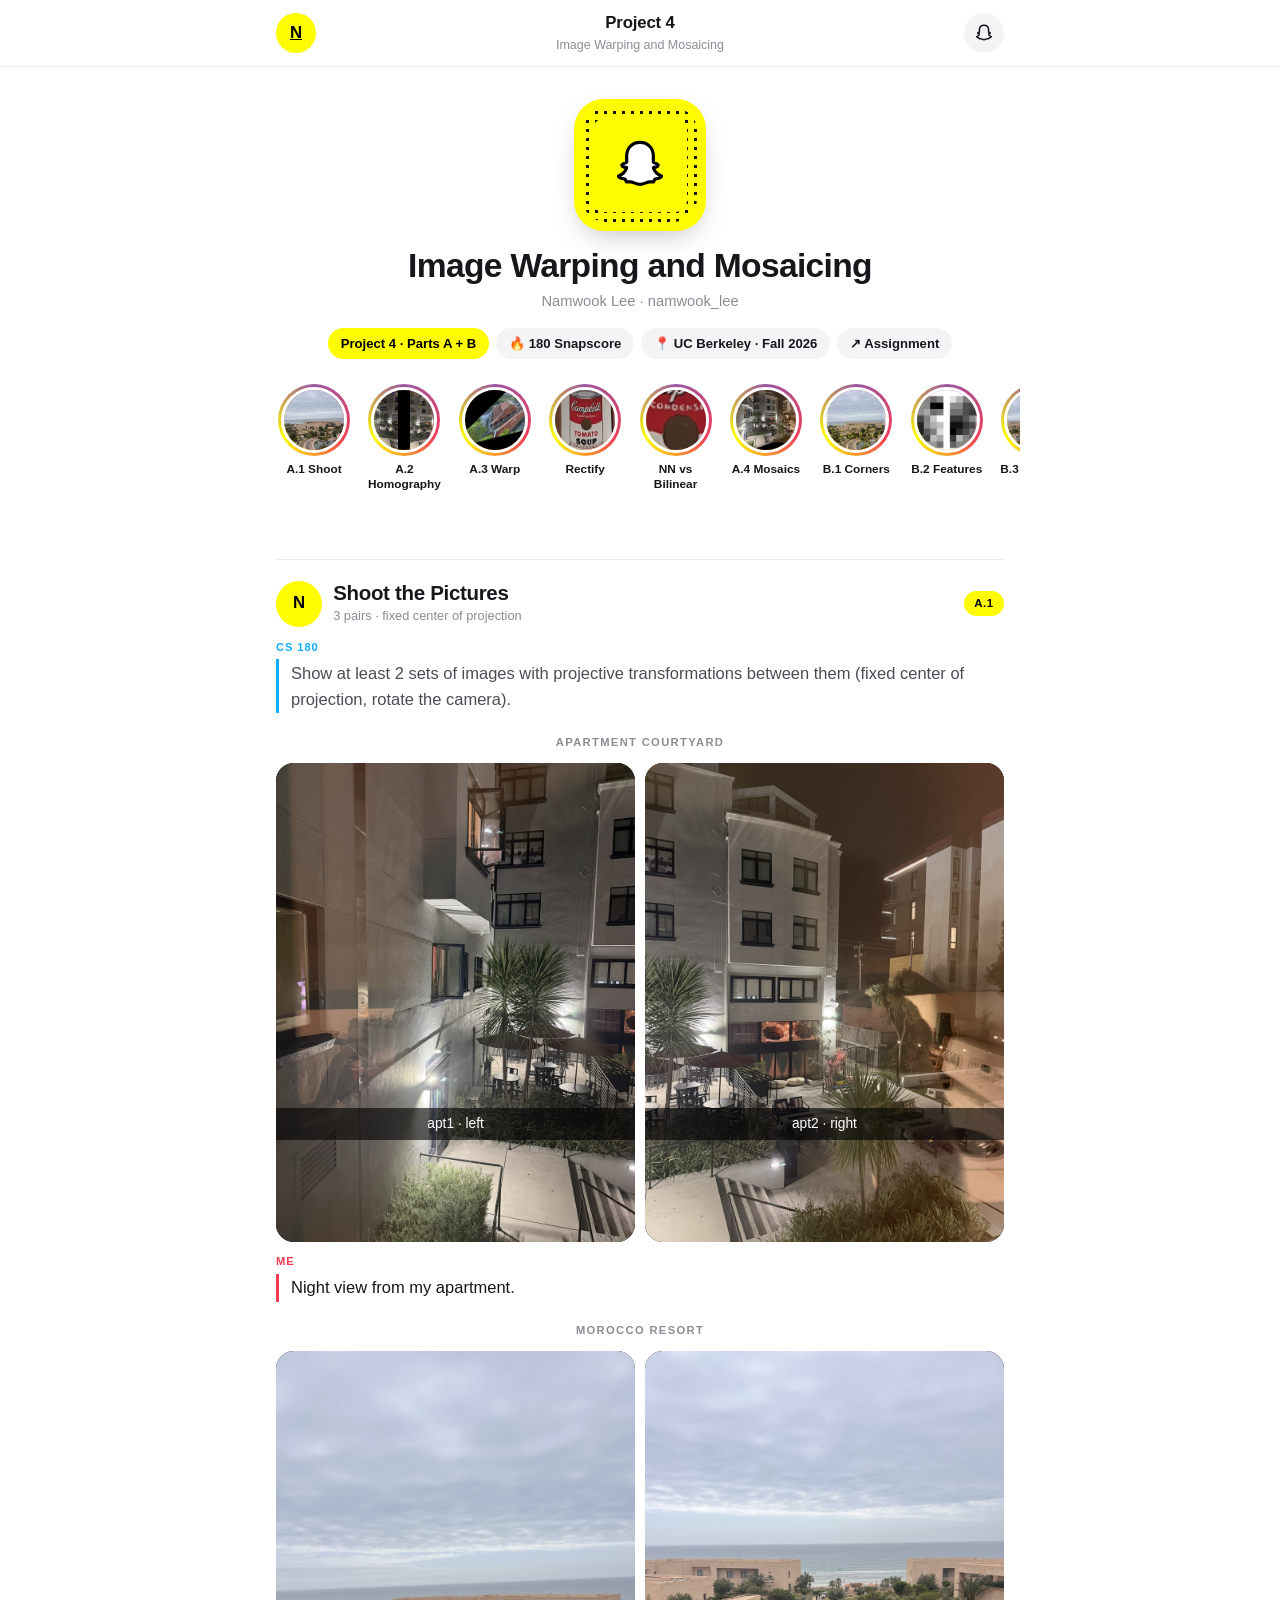
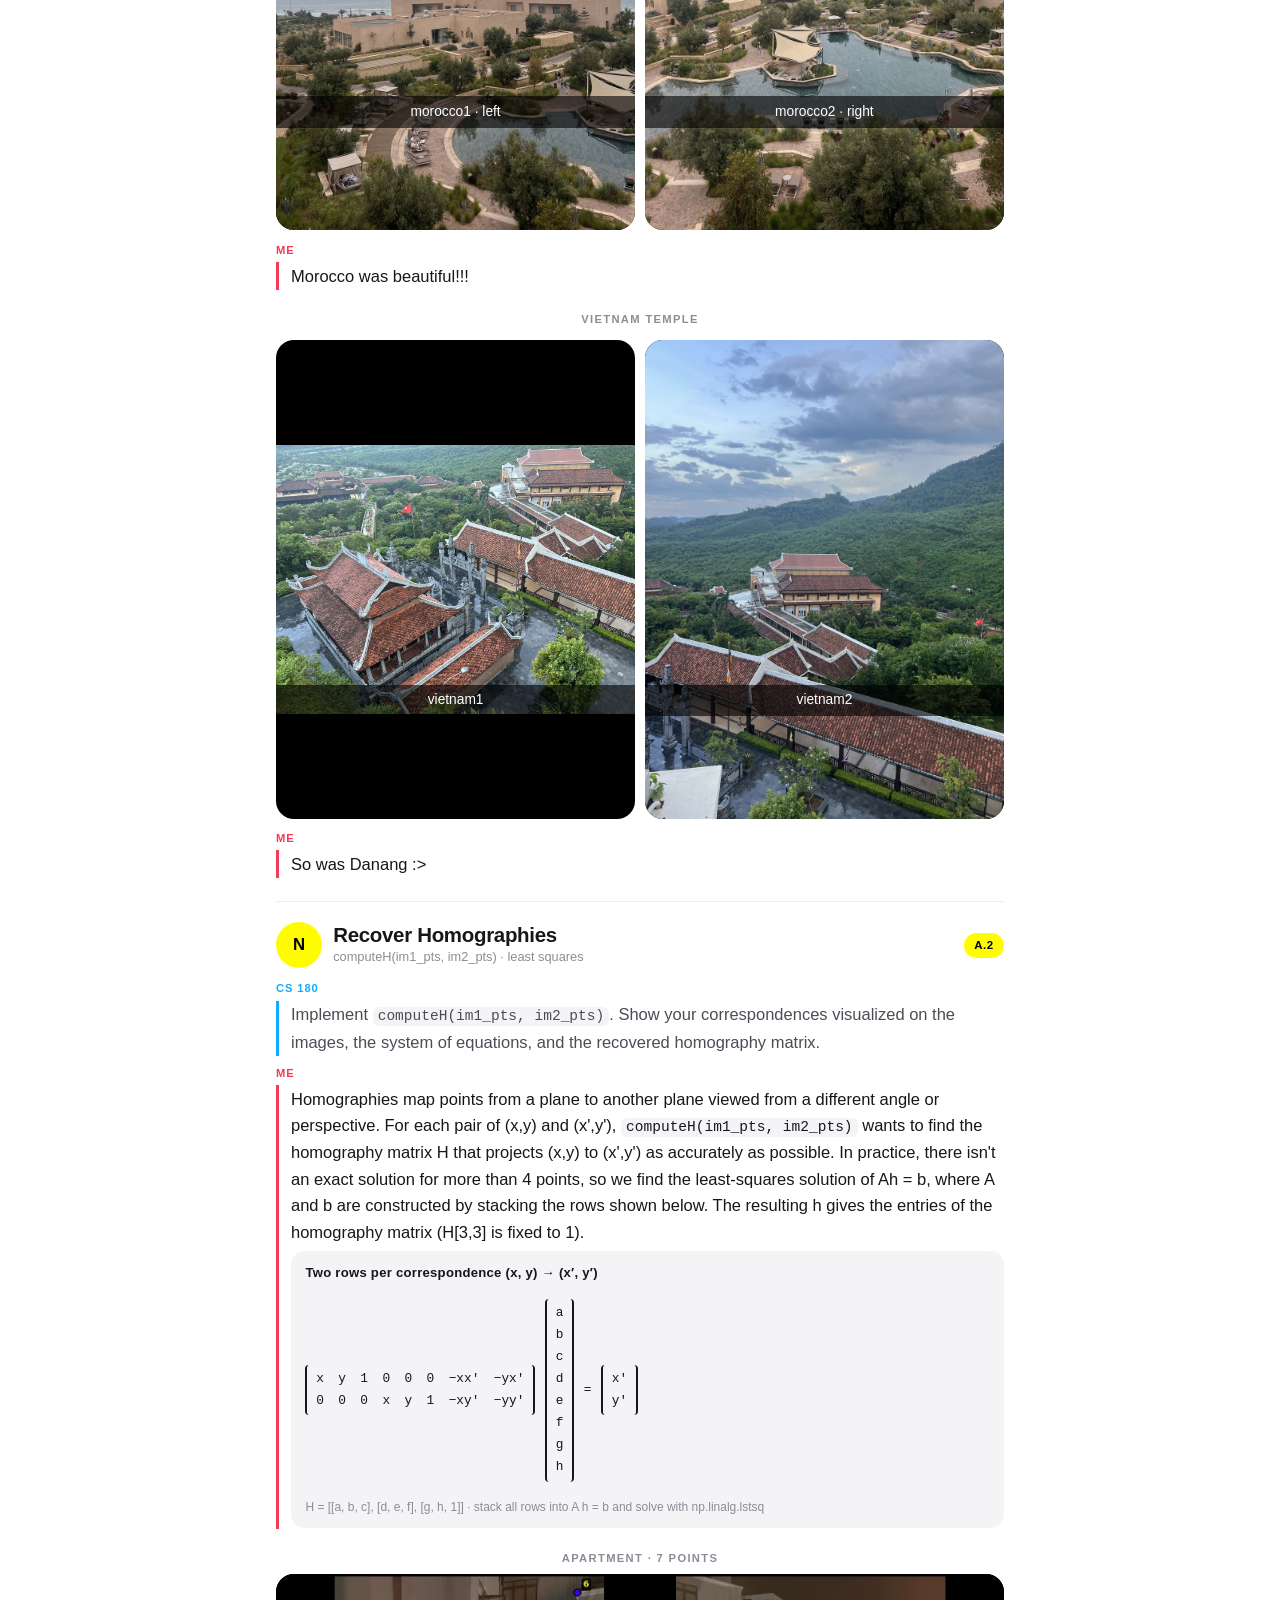
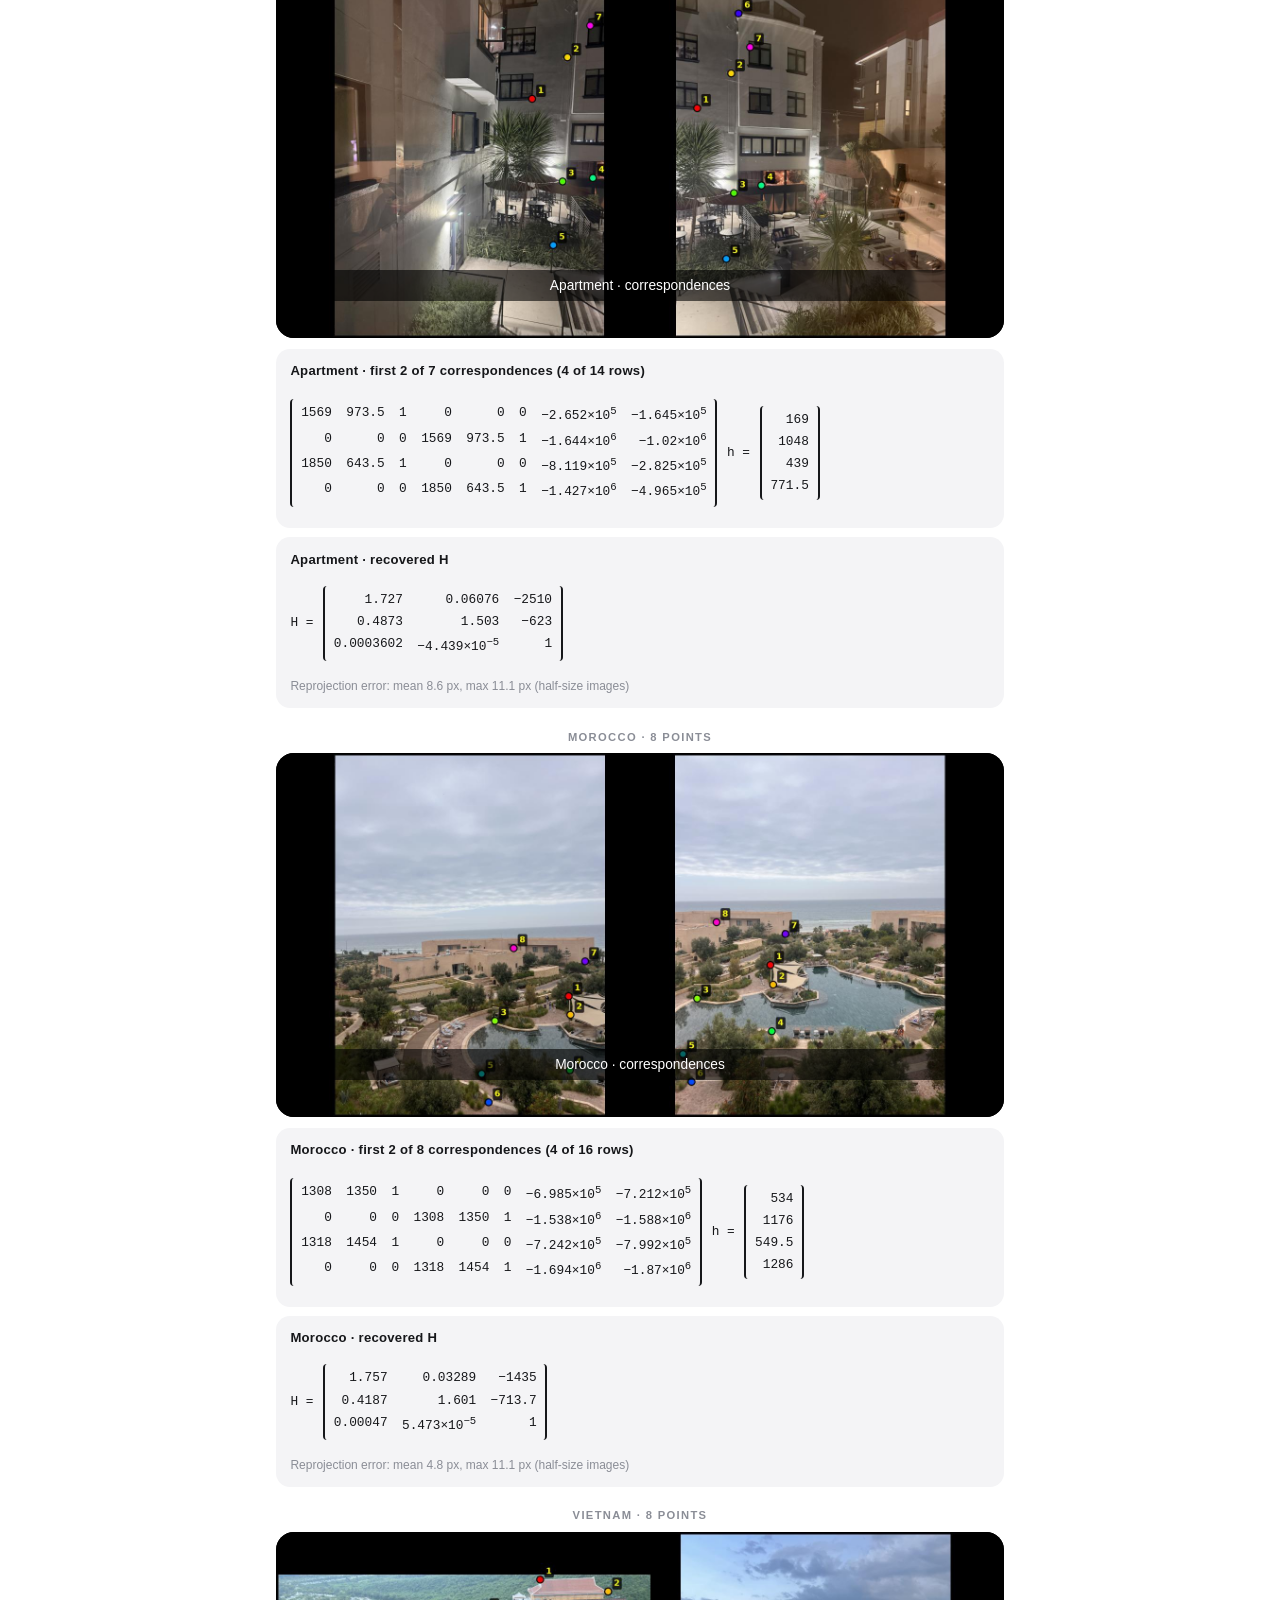
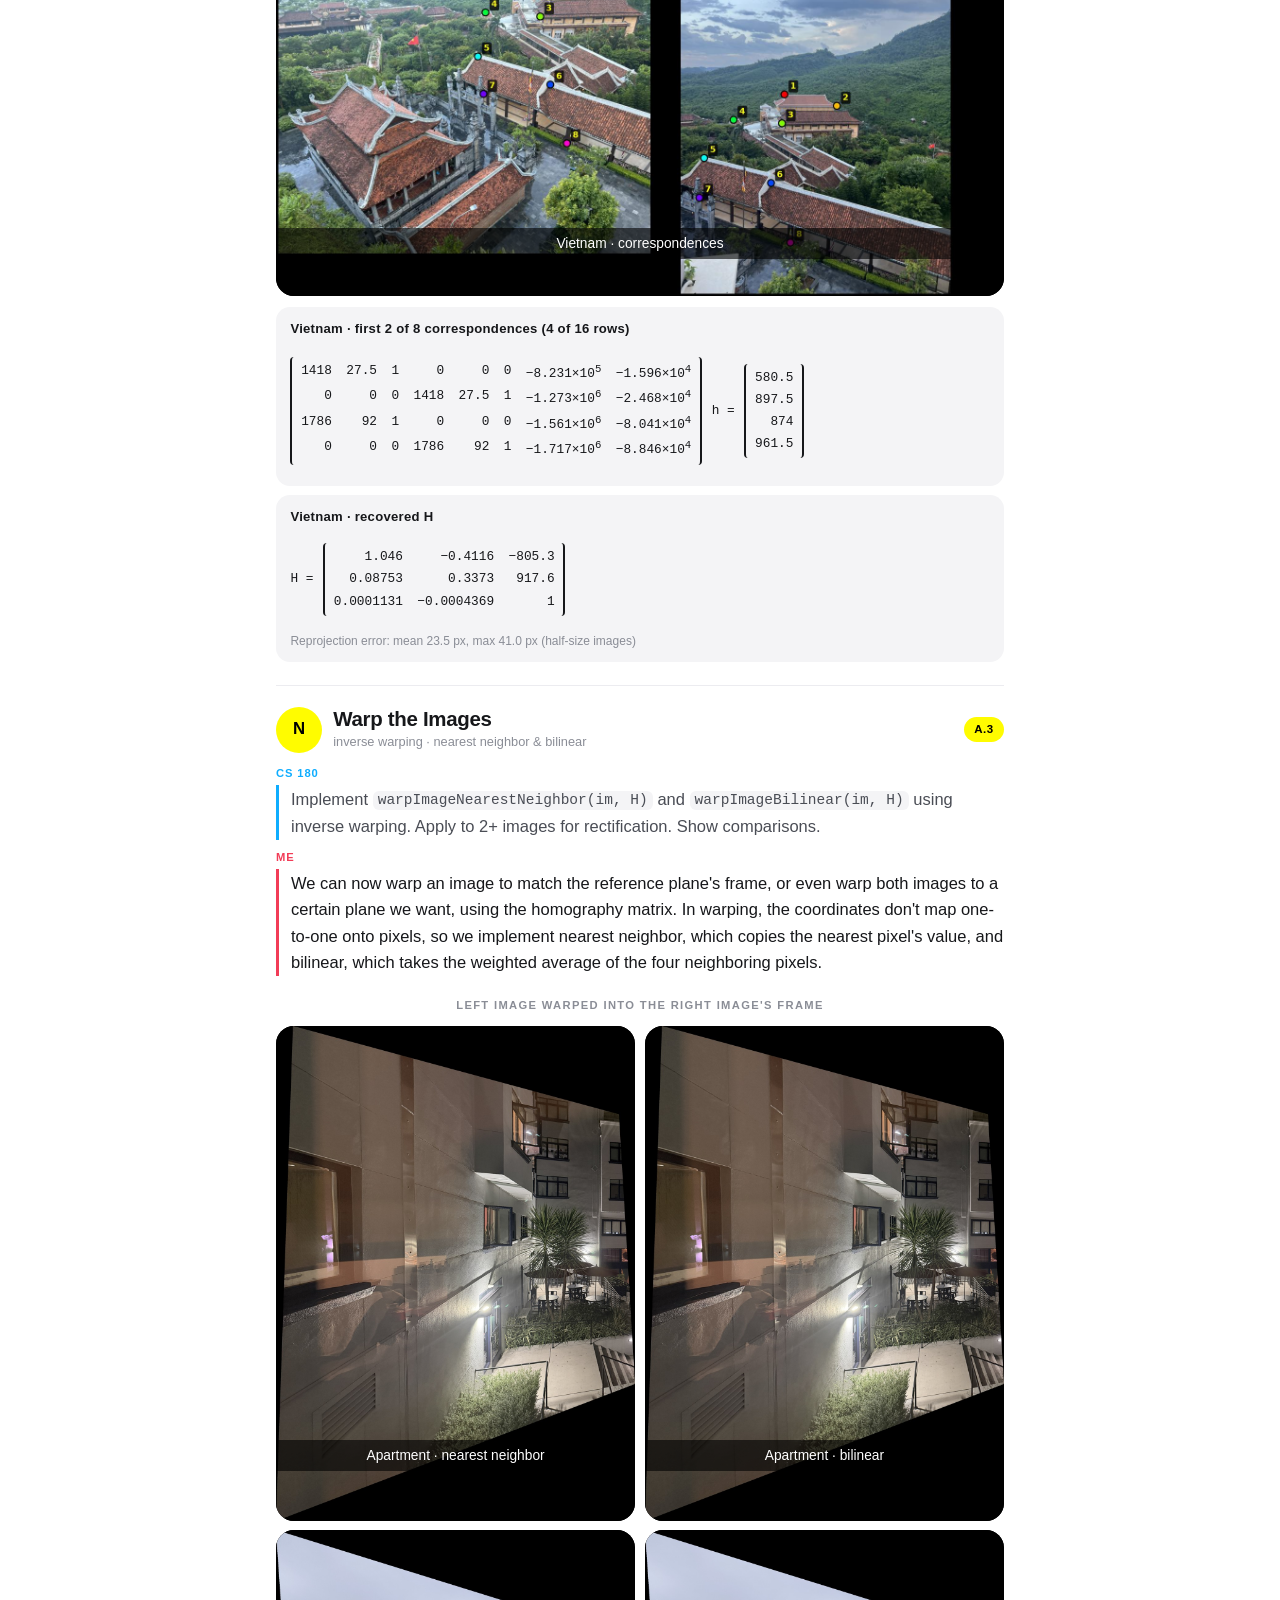
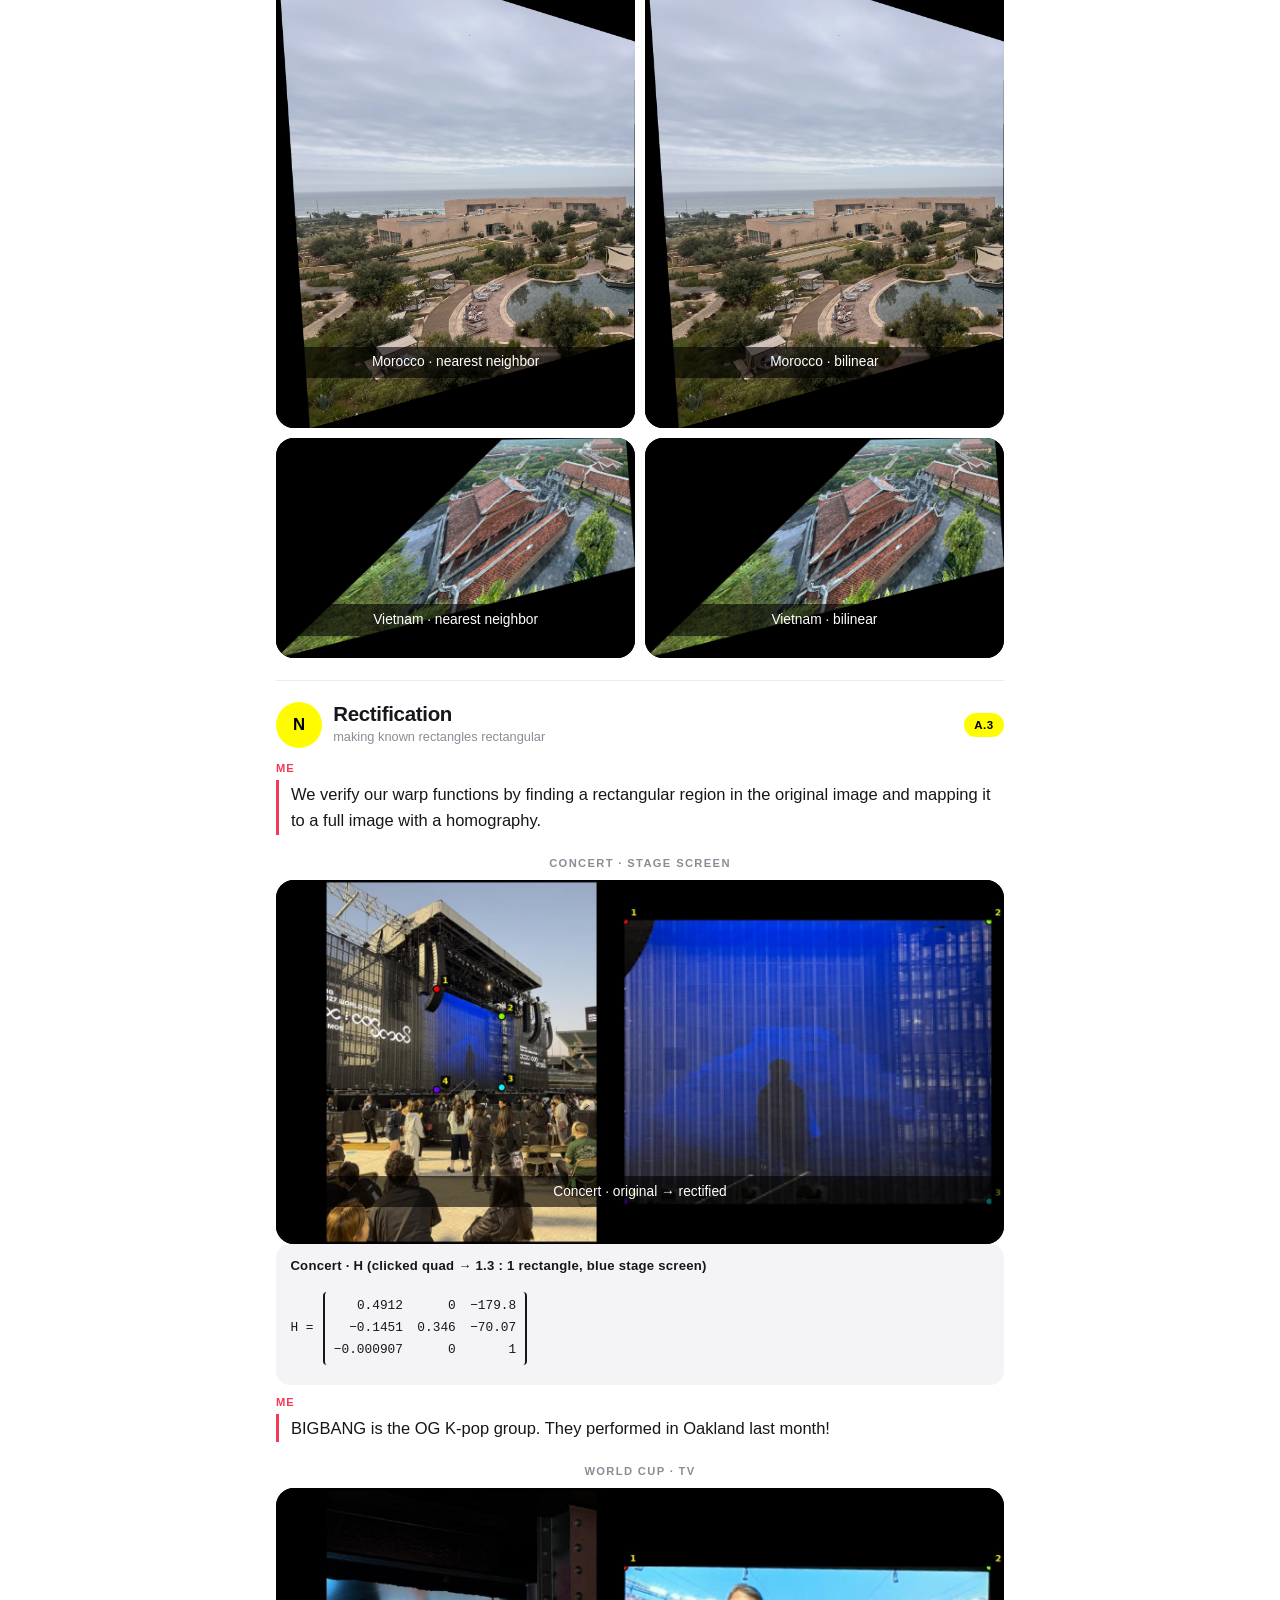
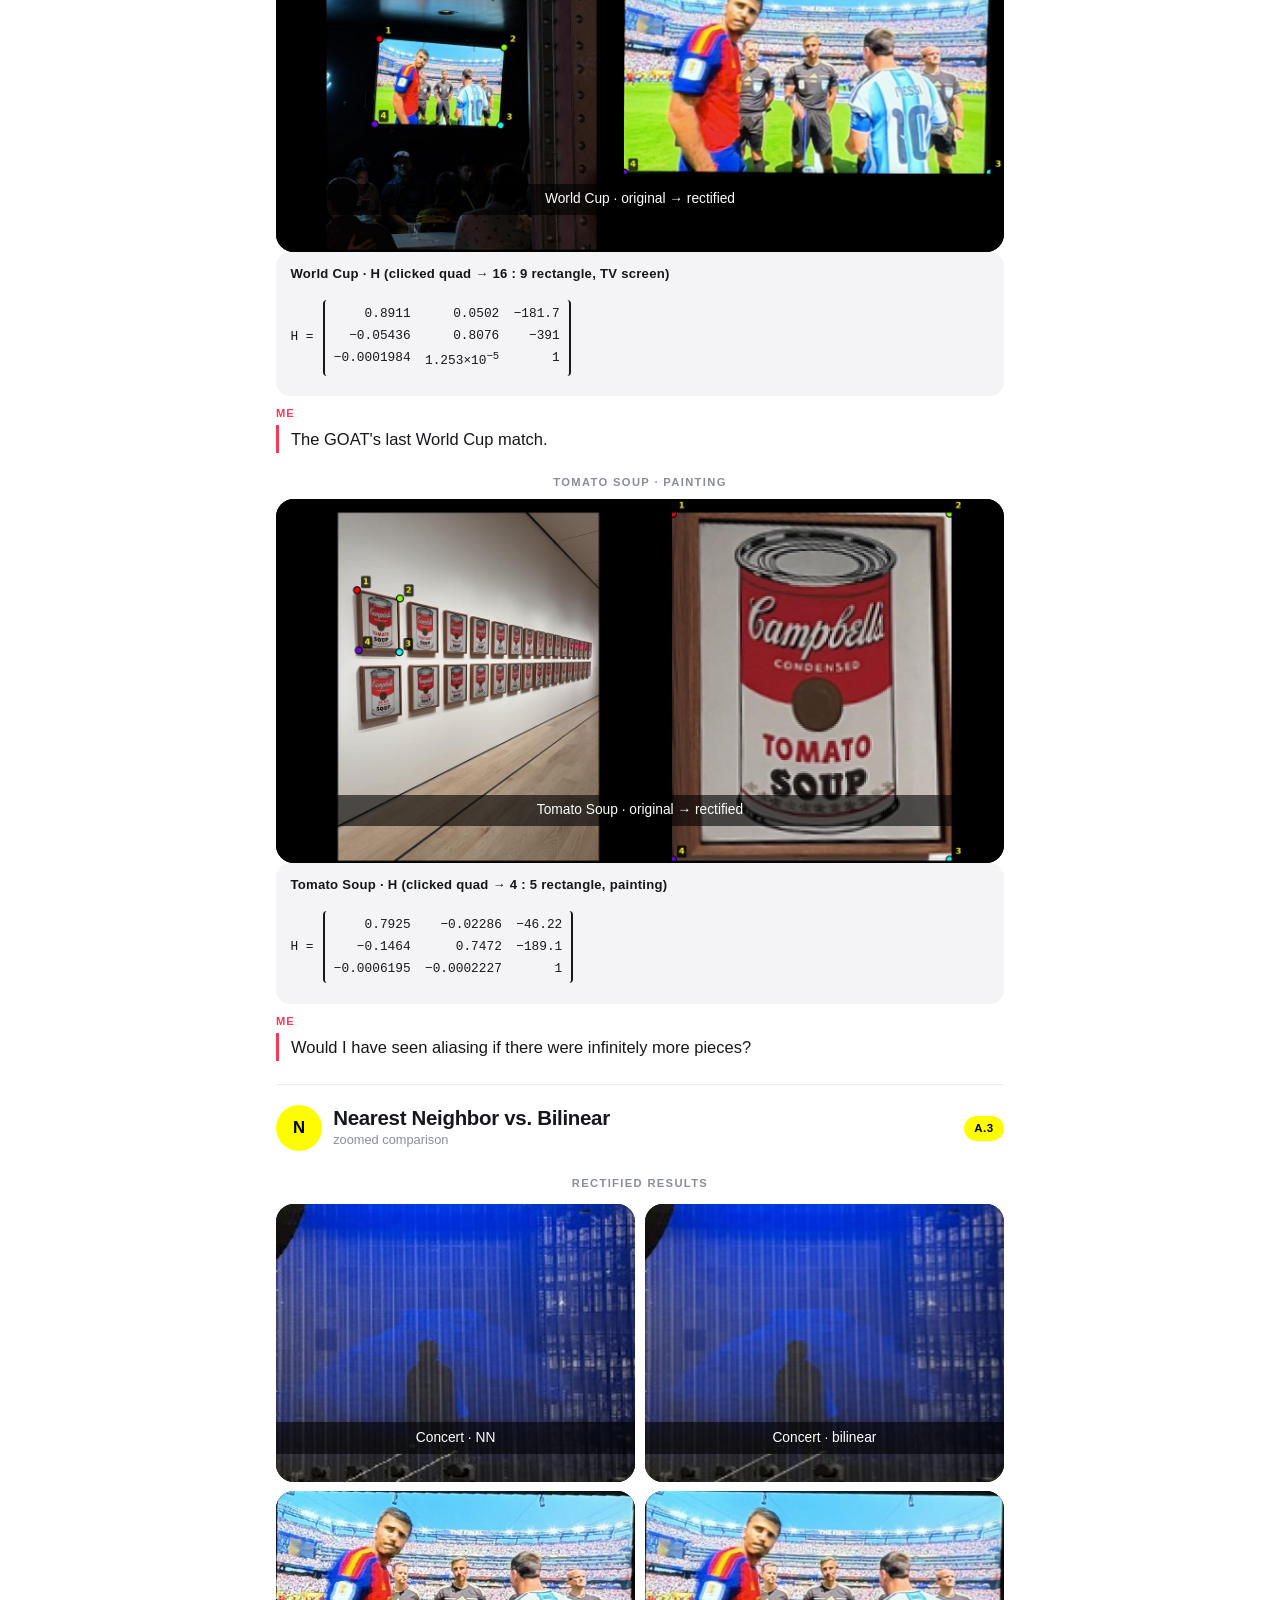
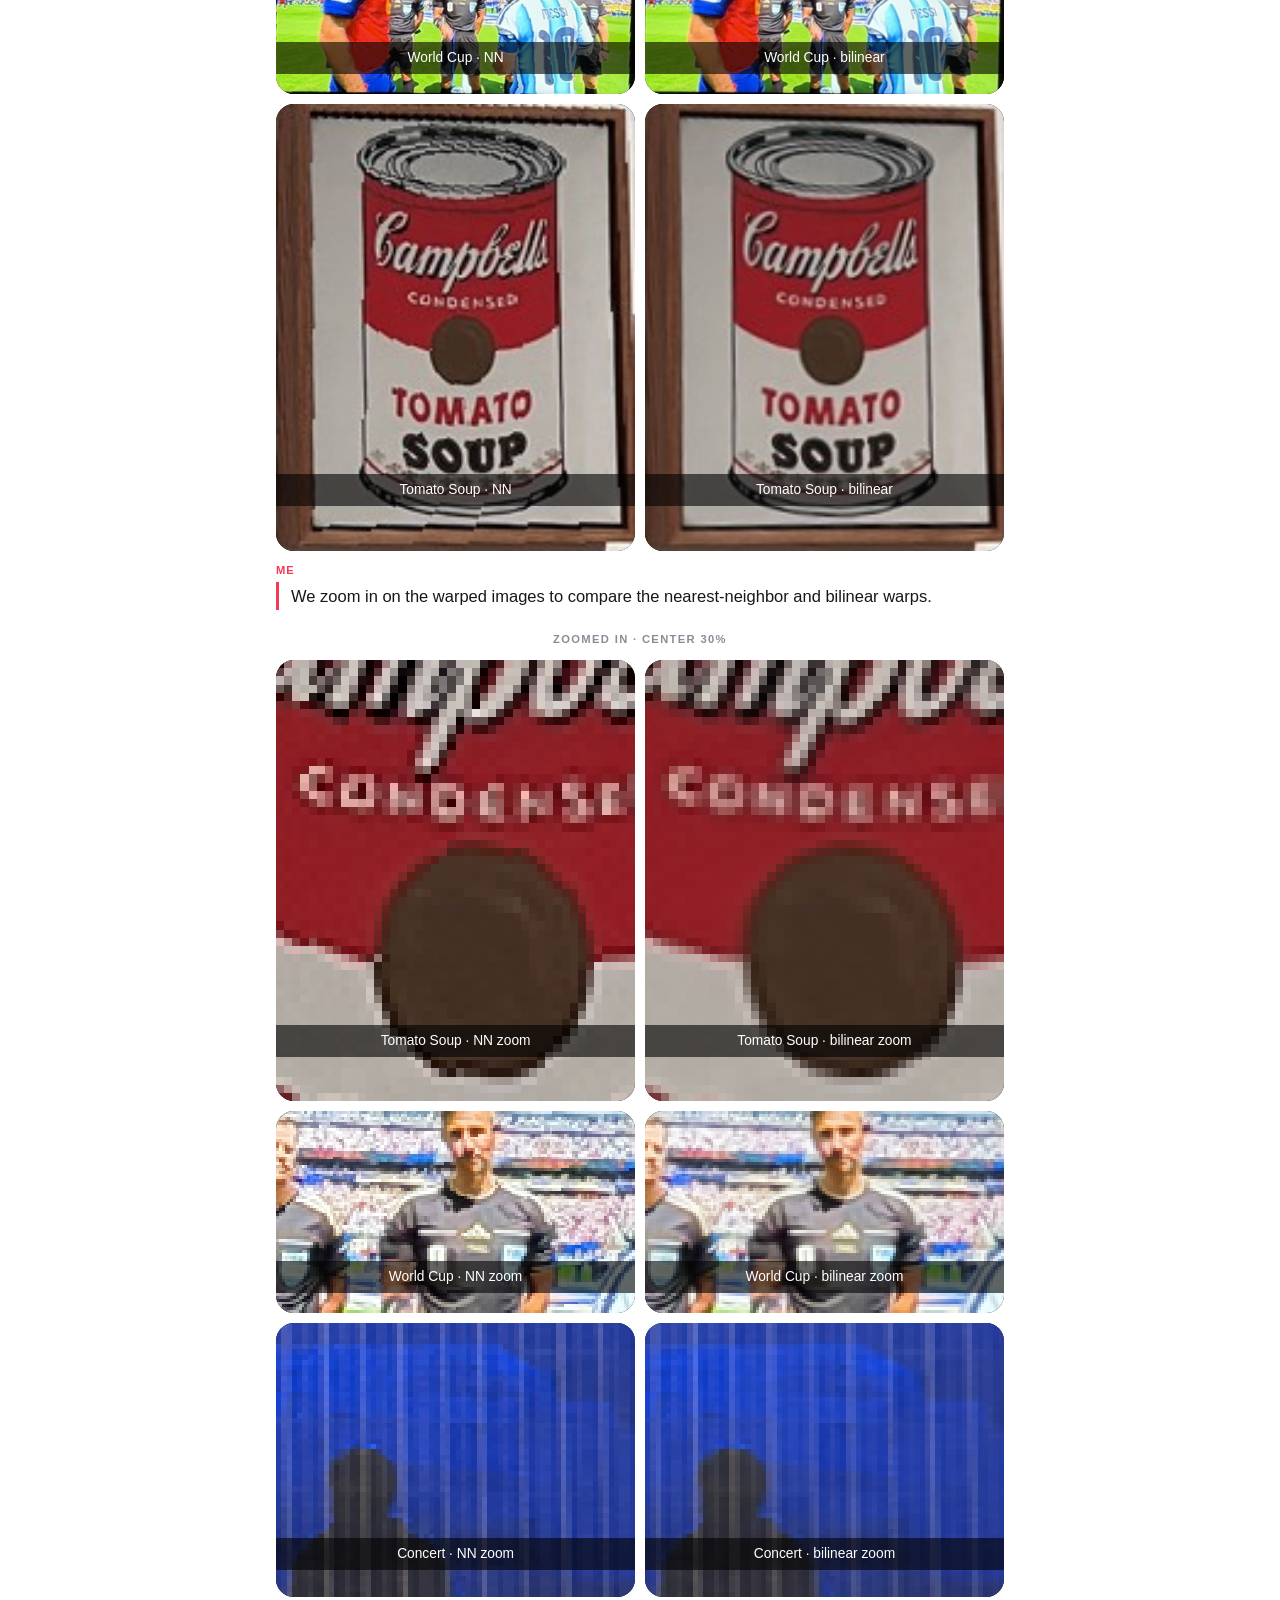
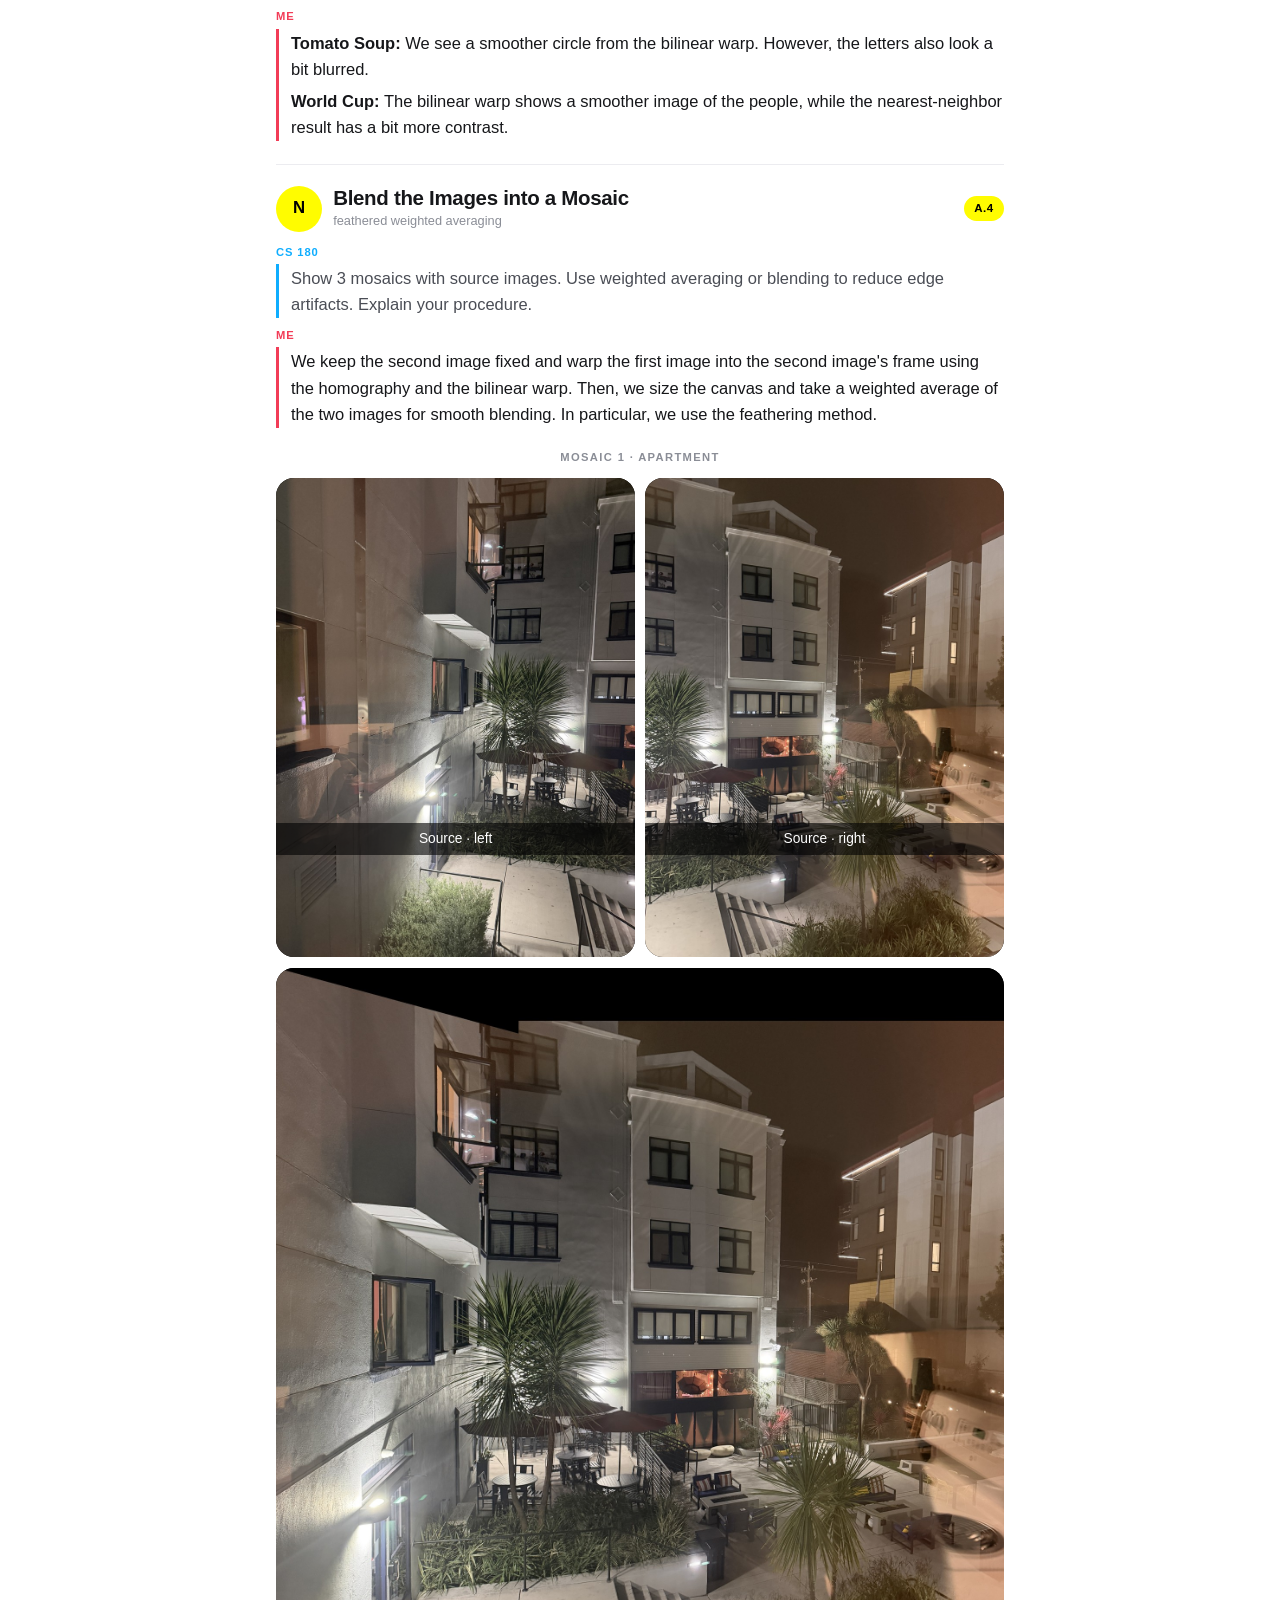
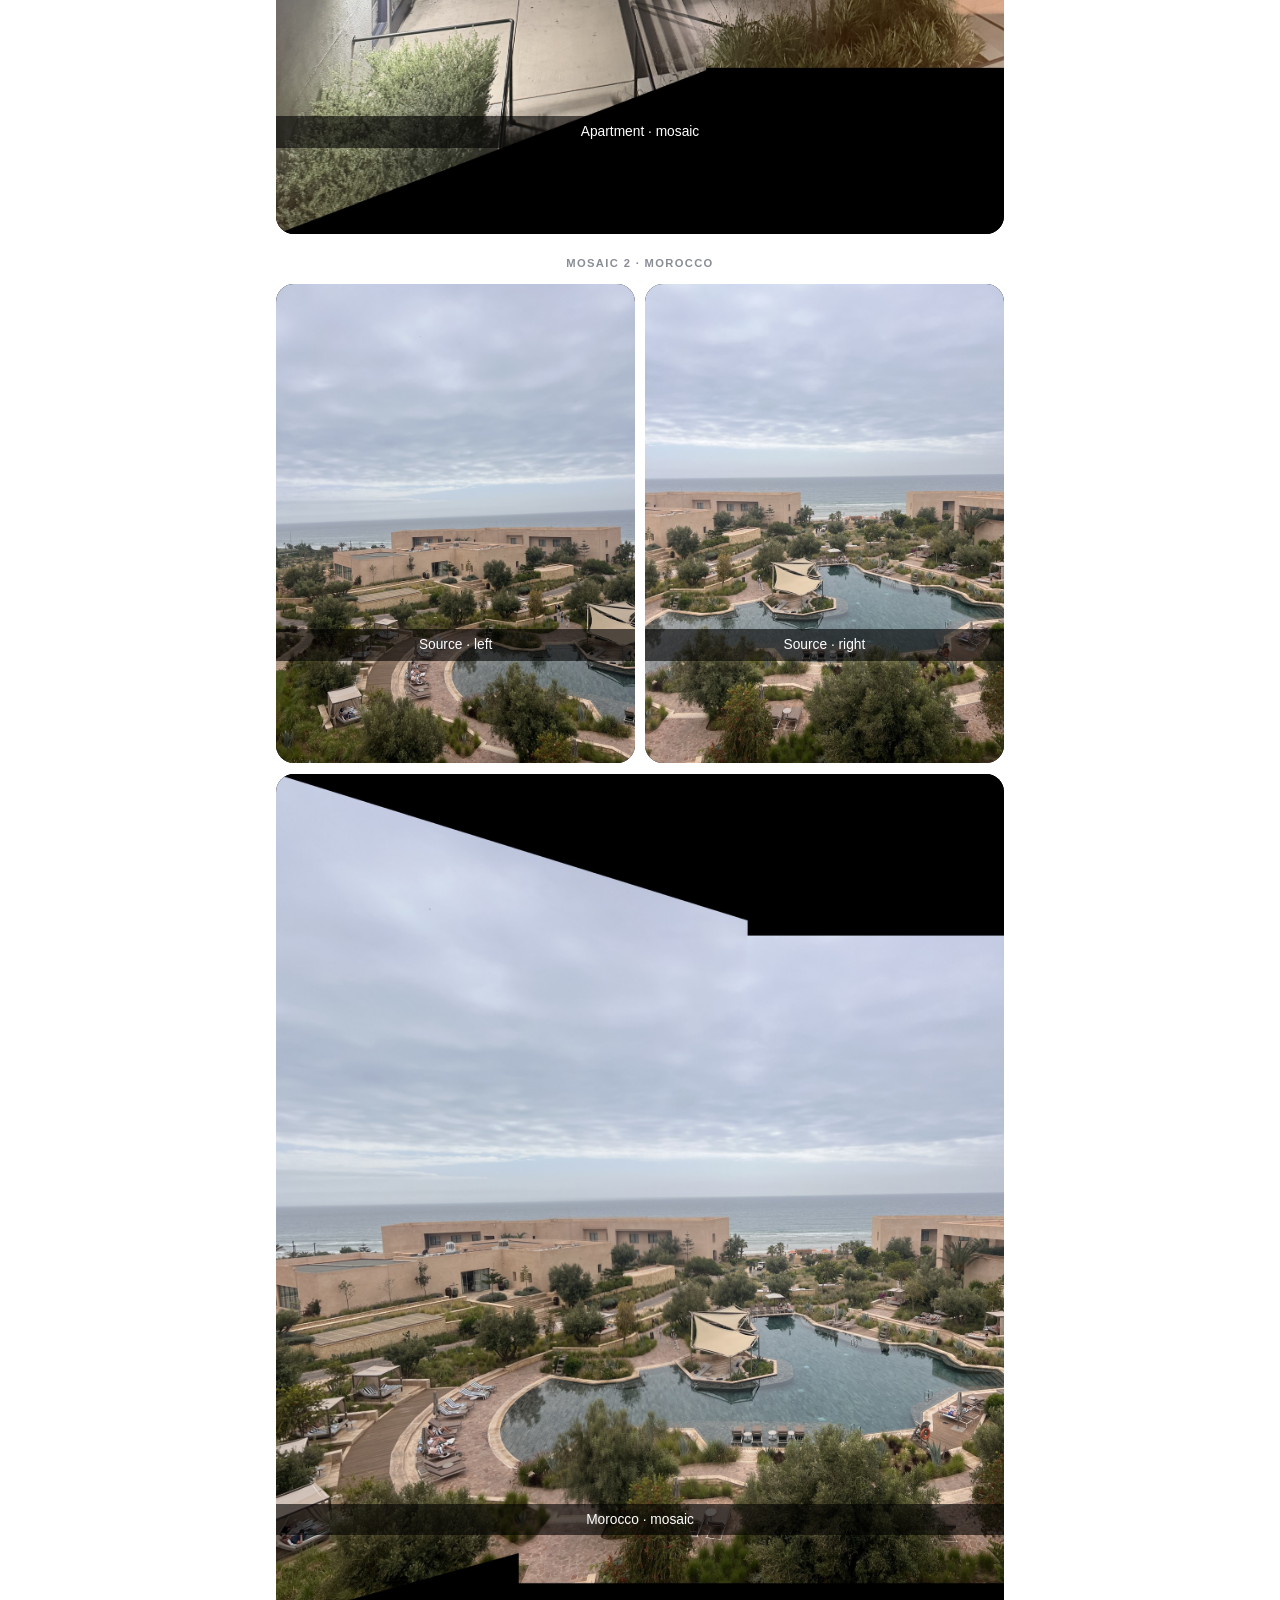
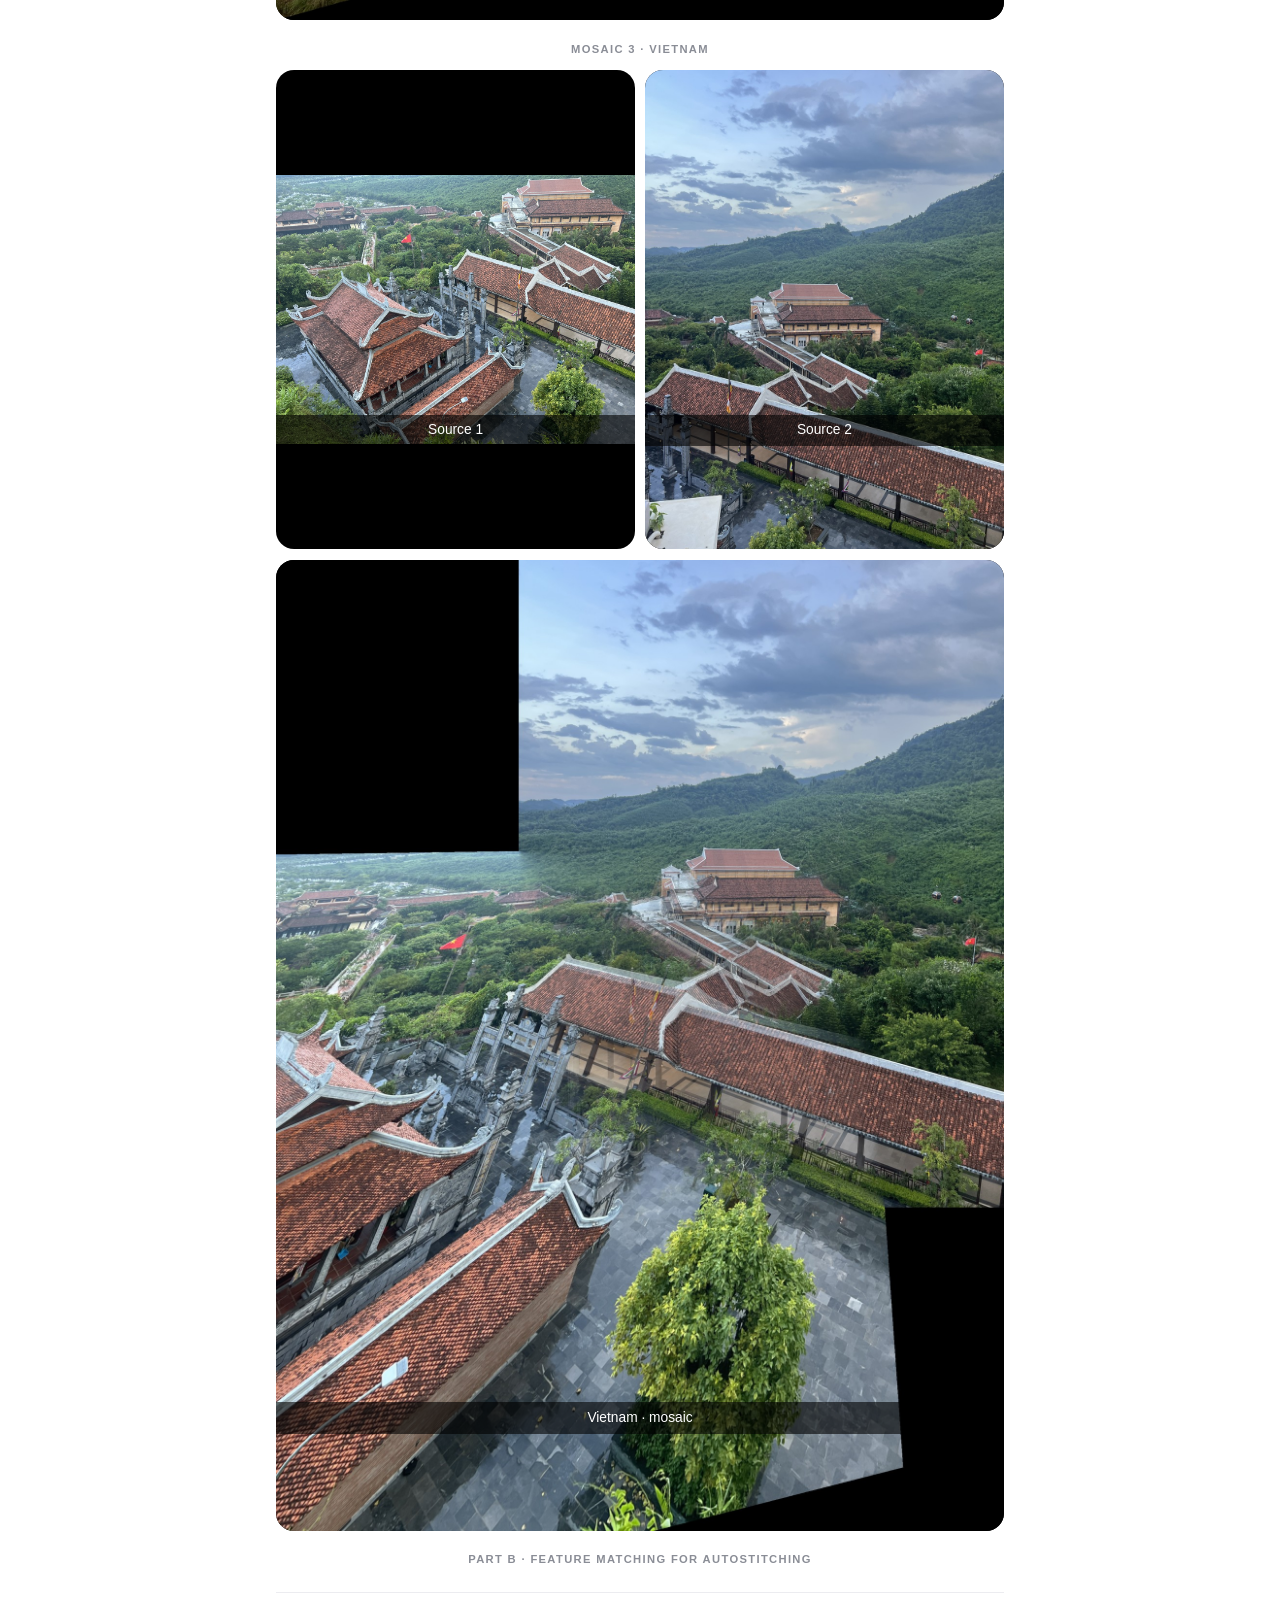
<file: cs180/proj4/index.html>
<!DOCTYPE html>
<html lang="en">
<head>
<meta charset="utf-8">
<meta name="viewport" content="width=device-width, initial-scale=1">
<title>Project 4: Image Warping and Mosaicing — Namwook Lee, CS 180</title>
<meta name="description" content="CS 180 Project 4: homographies, rectification, and feathered image mosaics (Part A), then automatic stitching with Harris corners, ANMS, feature matching, and RANSAC (Part B).">
<meta name="author" content="Namwook Lee">
<meta property="og:type" content="article">
<meta property="og:title" content="Project 4: Image Warping and Mosaicing">
<meta property="og:description" content="Homographies, rectification, and manual and automatic image mosaics — CS 180, UC Berkeley.">
<meta property="og:image" content="https://namwook0921.github.io/cs180/proj4/proj4a/results/a4/morocco_mosaic.jpg">
<link rel="stylesheet" href="../assets/css/snap.css?v=1">
<link rel="icon" href="data:image/svg+xml,<svg xmlns='http://www.w3.org/2000/svg' viewBox='0 0 100 100'><rect width='100' height='100' rx='24' fill='%23fffc00'/><path d='M50 22c-12 0-20 9-20 21v9l-6 3c-2 1-1 3 1 4l5 1c-2 6-6 10-12 12 0 3 6 4 10 5l2 4h6c4 0 8 4 14 4s10-4 14-4h6l2-4c4-1 10-2 10-5-6-2-10-6-12-12l5-1c2-1 3-3 1-4l-6-3v-9c0-12-8-21-20-21z' fill='%23fff' stroke='%23000' stroke-width='4' stroke-linejoin='round'/></svg>">
</head>
<body>

<a class="skip" href="#main">Skip to content</a>

<header class="topbar">
  <div class="topbar__inner">
    <a class="bitmoji" href="../" aria-label="All projects" title="All projects">N</a>
    <div class="topbar__title">
      <div class="t1">Project 4</div>
      <div class="t2">Image Warping and Mosaicing</div>
    </div>
    <a class="iconbtn ghost" href="../" aria-label="All projects" title="All projects">
      <svg viewBox="0 0 24 24" aria-hidden="true"><path d="M12 3.5c-3 0-5 2.2-5 5.2v2.2l-1.5.8c-.5.3-.3.8.2 1l1.3.3c-.5 1.5-1.6 2.6-3.1 3.1 0 .8 1.5 1 2.5 1.2l.5 1h1.5c1 0 2 1 3.6 1s2.6-1 3.6-1h1.5l.5-1c1-.2 2.5-.4 2.5-1.2-1.5-.5-2.6-1.6-3.1-3.1l1.3-.3c.5-.2.7-.7.2-1l-1.5-.8V8.7c0-3-2-5.2-5-5.2z" fill="none" stroke="currentColor" stroke-width="1.7" stroke-linejoin="round"/></svg>
    </a>
  </div>
</header>

<main class="feed" id="main">

  <!-- Shown only when printing to PDF for Gradescope -->
  <div class="printhead">
    <div><b>Namwook Lee</b> — CS 180, UC Berkeley, Fall 2026 — Project 4: Image Warping and Mosaicing (Parts A and B)</div>
    <div>URL: <span class="u">https://namwook0921.github.io/cs180/proj4/</span></div>
  </div>

  <!-- ==================== PROFILE ==================== -->
  <section class="profile">
    <div class="snapcode" aria-hidden="true">
      <svg viewBox="0 0 24 24"><path d="M12 3.5c-3 0-5 2.2-5 5.2v2.2l-1.5.8c-.5.3-.3.8.2 1l1.3.3c-.5 1.5-1.6 2.6-3.1 3.1 0 .8 1.5 1 2.5 1.2l.5 1h1.5c1 0 2 1 3.6 1s2.6-1 3.6-1h1.5l.5-1c1-.2 2.5-.4 2.5-1.2-1.5-.5-2.6-1.6-3.1-3.1l1.3-.3c.5-.2.7-.7.2-1l-1.5-.8V8.7c0-3-2-5.2-5-5.2z" fill="#fff" stroke="#000" stroke-width="1.2" stroke-linejoin="round"/></svg>
    </div>
    <h1>Image Warping and Mosaicing</h1>
    <div class="user">Namwook Lee · namwook_lee</div>
    <div class="pills">
      <span class="pill pill--snap">Project 4 · Parts A + B</span>
      <span class="pill">🔥 180 Snapscore</span>
      <span class="pill">📍 UC Berkeley · Fall 2026</span>
      <a class="pill" href="https://cal-cs180.github.io/fa26/hw/proj3/partA.html" target="_blank" rel="noopener">↗ Assignment</a>
    </div>

    <nav class="stories" aria-label="Sections">
      <a class="story" href="#a1"><div class="story__ring"><img src="proj4a/results/a1/morocco1.jpg" alt=""></div>A.1 Shoot</a>
      <a class="story" href="#a2"><div class="story__ring"><img src="proj4a/results/a2/apt_corr.jpg" alt=""></div>A.2 Homography</a>
      <a class="story" href="#a3"><div class="story__ring"><img src="proj4a/results/a3/vietnam_warp_bilinear.jpg" alt=""></div>A.3 Warp</a>
      <a class="story" href="#rect"><div class="story__ring"><img src="proj4a/results/rect/tomato_soup_bilinear.jpg" alt=""></div>Rectify</a>
      <a class="story" href="#interp"><div class="story__ring"><img src="proj4a/results/rect/tomato_soup_nn_zoom.png" alt=""></div>NN vs Bilinear</a>
      <a class="story" href="#a4"><div class="story__ring"><img src="proj4a/results/a4/apt_mosaic.jpg" alt=""></div>A.4 Mosaics</a>
      <a class="story" href="#b1"><div class="story__ring"><img src="proj4b/results/anms_corners.png" alt=""></div>B.1 Corners</a>
      <a class="story" href="#b2"><div class="story__ring"><img src="proj4b/results/b2/descriptors.png" alt=""></div>B.2 Features</a>
      <a class="story" href="#b3"><div class="story__ring"><img src="proj4b/results/b3/matches_0.7.png" alt=""></div>B.3 Matching</a>
      <a class="story" href="#b4"><div class="story__ring"><img src="proj4b/results/b4/morocco_auto_mosaic.jpg" alt=""></div>B.4 Auto Mosaics</a>
    </nav>

  </section>

  <!-- ==================== A.1 · SHOOT THE PICTURES ==================== -->
  <section class="thread" id="a1" data-short="A.1 · Shoot the Pictures">
    <div class="thread__hd">
      <span class="bitmoji">N</span>
      <div><h2>Shoot the Pictures</h2><div class="sub">3 pairs · fixed center of projection</div></div>
      <span class="chip">A.1</span>
    </div>

    <div class="msg msg--them">
      <div class="msg__who">CS 180</div>
      <div class="msg__body"><p>Show at least 2 sets of images with projective transformations between them (fixed center of projection, rotate the camera).</p></div>
    </div>


    <div class="day">Apartment courtyard</div>
    <div class="snaps cols-2">
      <figure class="snap tall"><img src="proj4a/results/a1/apt1.jpg" alt="Apartment, left view" loading="lazy"><figcaption>apt1 · left</figcaption></figure>
      <figure class="snap tall"><img src="proj4a/results/a1/apt2.jpg" alt="Apartment, right view" loading="lazy"><figcaption>apt2 · right</figcaption></figure>
    </div>
    <div class="msg msg--me">
      <div class="msg__who">Me</div>
      <div class="msg__body"><p>Night view from my apartment.</p></div>
    </div>

    <div class="day">Morocco resort</div>
    <div class="snaps cols-2">
      <figure class="snap tall"><img src="proj4a/results/a1/morocco1.jpg" alt="Morocco resort, left view" loading="lazy"><figcaption>morocco1 · left</figcaption></figure>
      <figure class="snap tall"><img src="proj4a/results/a1/morocco2.jpg" alt="Morocco resort, right view" loading="lazy"><figcaption>morocco2 · right</figcaption></figure>
    </div>
    <div class="msg msg--me">
      <div class="msg__who">Me</div>
      <div class="msg__body"><p>Morocco was beautiful!!!</p></div>
    </div>

    <div class="day">Vietnam temple</div>
    <div class="snaps cols-2">
      <figure class="snap tall"><img src="proj4a/results/a1/vietnam1.jpg" alt="Vietnam temple, looking down" loading="lazy"><figcaption>vietnam1</figcaption></figure>
      <figure class="snap tall"><img src="proj4a/results/a1/vietnam2.jpg" alt="Vietnam temple, looking out" loading="lazy"><figcaption>vietnam2</figcaption></figure>
    </div>
    <div class="msg msg--me">
      <div class="msg__who">Me</div>
      <div class="msg__body"><p>So was Danang :&gt;</p></div>
    </div>
  </section>

  <!-- ==================== A.2 · RECOVER HOMOGRAPHIES ==================== -->
  <section class="thread" id="a2" data-short="A.2 · Recover Homographies">
    <div class="thread__hd">
      <span class="bitmoji">N</span>
      <div><h2>Recover Homographies</h2><div class="sub">computeH(im1_pts, im2_pts) · least squares</div></div>
      <span class="chip">A.2</span>
    </div>

    <div class="msg msg--them">
      <div class="msg__who">CS 180</div>
      <div class="msg__body"><p>Implement <code>computeH(im1_pts, im2_pts)</code>. Show your correspondences visualized on the images, the system of equations, and the recovered homography matrix.</p></div>
    </div>

    <div class="msg msg--me">
      <div class="msg__who">Me</div>
      <div class="msg__body">
        <p>Homographies map points from a plane to another plane viewed from a different angle or perspective. For each pair of (x,y) and (x',y'), <code>computeH(im1_pts, im2_pts)</code> wants to find the homography matrix H that projects (x,y) to (x',y') as accurately as possible. In practice, there isn't an exact solution for more than 4 points, so we find the least-squares solution of Ah = b, where A and b are constructed by stacking the rows shown below. The resulting h gives the entries of the homography matrix (H[3,3] is fixed to 1).</p>
        <div class="card">
          <h4>Two rows per correspondence (x, y) → (x′, y′)</h4>
          <div class="math"><span class="eq">
            <span class="mat c8"><span>x</span><span>y</span><span>1</span><span>0</span><span>0</span><span>0</span><span>−xx′</span><span>−yx′</span><span>0</span><span>0</span><span>0</span><span>x</span><span>y</span><span>1</span><span>−xy′</span><span>−yy′</span></span>
            <span class="mat c1"><span>a</span><span>b</span><span>c</span><span>d</span><span>e</span><span>f</span><span>g</span><span>h</span></span>
            <span>=</span>
            <span class="mat c1"><span>x′</span><span>y′</span></span>
          </span></div>
          <div class="note">H = [[a, b, c], [d, e, f], [g, h, 1]] · stack all rows into A h = b and solve with np.linalg.lstsq</div>
        </div>
      </div>
    </div>

    <div class="day">Apartment · 7 points</div>
    <figure class="snap wide"><img src="proj4a/results/a2/apt_corr.jpg" alt="Apartment correspondences" loading="lazy"><figcaption>Apartment · correspondences</figcaption></figure>
    <div class="mats">
        <div class="card"><h4>Apartment · first 2 of 7 correspondences (4 of 14 rows)</h4>
          <div class="math"><span class="eq"><span class="mat c8"><span>1569</span><span>973.5</span><span>1</span><span>0</span><span>0</span><span>0</span><span>−2.652×10<sup>5</sup></span><span>−1.645×10<sup>5</sup></span><span>0</span><span>0</span><span>0</span><span>1569</span><span>973.5</span><span>1</span><span>−1.644×10<sup>6</sup></span><span>−1.02×10<sup>6</sup></span><span>1850</span><span>643.5</span><span>1</span><span>0</span><span>0</span><span>0</span><span>−8.119×10<sup>5</sup></span><span>−2.825×10<sup>5</sup></span><span>0</span><span>0</span><span>0</span><span>1850</span><span>643.5</span><span>1</span><span>−1.427×10<sup>6</sup></span><span>−4.965×10<sup>5</sup></span></span><span>h =</span><span class="mat c1"><span>169</span><span>1048</span><span>439</span><span>771.5</span></span></span></div>
        </div>
        <div class="card"><h4>Apartment · recovered H</h4>
          <div class="math"><span class="eq"><span>H =</span><span class="mat c3"><span>1.727</span><span>0.06076</span><span>−2510</span><span>0.4873</span><span>1.503</span><span>−623</span><span>0.0003602</span><span>−4.439×10<sup>−5</sup></span><span>1</span></span></span></div>
          <div class="note">Reprojection error: mean 8.6 px, max 11.1 px (half-size images)</div>
        </div>
      </div>

    <div class="day">Morocco · 8 points</div>
    <figure class="snap wide"><img src="proj4a/results/a2/morocco_corr.jpg" alt="Morocco correspondences" loading="lazy"><figcaption>Morocco · correspondences</figcaption></figure>
    <div class="mats">
        <div class="card"><h4>Morocco · first 2 of 8 correspondences (4 of 16 rows)</h4>
          <div class="math"><span class="eq"><span class="mat c8"><span>1308</span><span>1350</span><span>1</span><span>0</span><span>0</span><span>0</span><span>−6.985×10<sup>5</sup></span><span>−7.212×10<sup>5</sup></span><span>0</span><span>0</span><span>0</span><span>1308</span><span>1350</span><span>1</span><span>−1.538×10<sup>6</sup></span><span>−1.588×10<sup>6</sup></span><span>1318</span><span>1454</span><span>1</span><span>0</span><span>0</span><span>0</span><span>−7.242×10<sup>5</sup></span><span>−7.992×10<sup>5</sup></span><span>0</span><span>0</span><span>0</span><span>1318</span><span>1454</span><span>1</span><span>−1.694×10<sup>6</sup></span><span>−1.87×10<sup>6</sup></span></span><span>h =</span><span class="mat c1"><span>534</span><span>1176</span><span>549.5</span><span>1286</span></span></span></div>
        </div>
        <div class="card"><h4>Morocco · recovered H</h4>
          <div class="math"><span class="eq"><span>H =</span><span class="mat c3"><span>1.757</span><span>0.03289</span><span>−1435</span><span>0.4187</span><span>1.601</span><span>−713.7</span><span>0.00047</span><span>5.473×10<sup>−5</sup></span><span>1</span></span></span></div>
          <div class="note">Reprojection error: mean 4.8 px, max 11.1 px (half-size images)</div>
        </div>
      </div>

    <div class="day">Vietnam · 8 points</div>
    <figure class="snap wide"><img src="proj4a/results/a2/vietnam_corr.jpg" alt="Vietnam correspondences" loading="lazy"><figcaption>Vietnam · correspondences</figcaption></figure>
    <div class="mats">
        <div class="card"><h4>Vietnam · first 2 of 8 correspondences (4 of 16 rows)</h4>
          <div class="math"><span class="eq"><span class="mat c8"><span>1418</span><span>27.5</span><span>1</span><span>0</span><span>0</span><span>0</span><span>−8.231×10<sup>5</sup></span><span>−1.596×10<sup>4</sup></span><span>0</span><span>0</span><span>0</span><span>1418</span><span>27.5</span><span>1</span><span>−1.273×10<sup>6</sup></span><span>−2.468×10<sup>4</sup></span><span>1786</span><span>92</span><span>1</span><span>0</span><span>0</span><span>0</span><span>−1.561×10<sup>6</sup></span><span>−8.041×10<sup>4</sup></span><span>0</span><span>0</span><span>0</span><span>1786</span><span>92</span><span>1</span><span>−1.717×10<sup>6</sup></span><span>−8.846×10<sup>4</sup></span></span><span>h =</span><span class="mat c1"><span>580.5</span><span>897.5</span><span>874</span><span>961.5</span></span></span></div>
        </div>
        <div class="card"><h4>Vietnam · recovered H</h4>
          <div class="math"><span class="eq"><span>H =</span><span class="mat c3"><span>1.046</span><span>−0.4116</span><span>−805.3</span><span>0.08753</span><span>0.3373</span><span>917.6</span><span>0.0001131</span><span>−0.0004369</span><span>1</span></span></span></div>
          <div class="note">Reprojection error: mean 23.5 px, max 41.0 px (half-size images)</div>
        </div>
      </div>
  </section>

  <!-- ==================== A.3 · WARP THE IMAGES ==================== -->
  <section class="thread" id="a3" data-short="A.3 · Warp the Images">
    <div class="thread__hd">
      <span class="bitmoji">N</span>
      <div><h2>Warp the Images</h2><div class="sub">inverse warping · nearest neighbor &amp; bilinear</div></div>
      <span class="chip">A.3</span>
    </div>

    <div class="msg msg--them">
      <div class="msg__who">CS 180</div>
      <div class="msg__body"><p>Implement <code>warpImageNearestNeighbor(im, H)</code> and <code>warpImageBilinear(im, H)</code> using inverse warping. Apply to 2+ images for rectification. Show comparisons.</p></div>
    </div>

    <div class="msg msg--me">
      <div class="msg__who">Me</div>
      <div class="msg__body">
        <p>We can now warp an image to match the reference plane's frame, or even warp both images to a certain plane we want, using the homography matrix. In warping, the coordinates don't map one-to-one onto pixels, so we implement nearest neighbor, which copies the nearest pixel's value, and bilinear, which takes the weighted average of the four neighboring pixels.</p>
      </div>
    </div>

    <div class="day">Left image warped into the right image's frame</div>
    <div class="snaps cols-2">
      <figure class="snap wide"><img src="proj4a/results/a3/apt_warp_nn.jpg" alt="Apartment warped, nearest neighbor" loading="lazy"><figcaption>Apartment · nearest neighbor</figcaption></figure>
      <figure class="snap wide"><img src="proj4a/results/a3/apt_warp_bilinear.jpg" alt="Apartment warped, bilinear" loading="lazy"><figcaption>Apartment · bilinear</figcaption></figure>
      <figure class="snap wide"><img src="proj4a/results/a3/morocco_warp_nn.jpg" alt="Morocco warped, nearest neighbor" loading="lazy"><figcaption>Morocco · nearest neighbor</figcaption></figure>
      <figure class="snap wide"><img src="proj4a/results/a3/morocco_warp_bilinear.jpg" alt="Morocco warped, bilinear" loading="lazy"><figcaption>Morocco · bilinear</figcaption></figure>
      <figure class="snap wide"><img src="proj4a/results/a3/vietnam_warp_nn.jpg" alt="Vietnam warped, nearest neighbor" loading="lazy"><figcaption>Vietnam · nearest neighbor</figcaption></figure>
      <figure class="snap wide"><img src="proj4a/results/a3/vietnam_warp_bilinear.jpg" alt="Vietnam warped, bilinear" loading="lazy"><figcaption>Vietnam · bilinear</figcaption></figure>
    </div>
  </section>

  <!-- ==================== A.3 · RECTIFICATION ==================== -->
  <section class="thread" id="rect" data-short="A.3 · Rectification">
    <div class="thread__hd">
      <span class="bitmoji">N</span>
      <div><h2>Rectification</h2><div class="sub">making known rectangles rectangular</div></div>
      <span class="chip">A.3</span>
    </div>

    <div class="msg msg--me">
      <div class="msg__who">Me</div>
      <div class="msg__body">
        <p>We verify our warp functions by finding a rectangular region in the original image and mapping it to a full image with a homography.</p>
      </div>
    </div>

    <div class="day">Concert · stage screen</div>
    <figure class="snap wide"><img src="proj4a/results/rect/concert_corr.jpg" alt="Concert original and rectified stage screen" loading="lazy"><figcaption>Concert · original → rectified</figcaption></figure>
    <div class="card"><h4>Concert · H (clicked quad → 1.3 : 1 rectangle, blue stage screen)</h4>
          <div class="math"><span class="eq"><span>H =</span><span class="mat c3"><span>0.4912</span><span>0</span><span>−179.8</span><span>−0.1451</span><span>0.346</span><span>−70.07</span><span>−0.000907</span><span>0</span><span>1</span></span></span></div>
        </div>
    <div class="msg msg--me">
      <div class="msg__who">Me</div>
      <div class="msg__body"><p>BIGBANG is the OG K-pop group. They performed in Oakland last month!</p></div>
    </div>

    <div class="day">World Cup · TV</div>
    <figure class="snap wide"><img src="proj4a/results/rect/worldcup_corr.jpg" alt="World Cup original and rectified TV" loading="lazy"><figcaption>World Cup · original → rectified</figcaption></figure>
    <div class="card"><h4>World Cup · H (clicked quad → 16 : 9 rectangle, TV screen)</h4>
          <div class="math"><span class="eq"><span>H =</span><span class="mat c3"><span>0.8911</span><span>0.0502</span><span>−181.7</span><span>−0.05436</span><span>0.8076</span><span>−391</span><span>−0.0001984</span><span>1.253×10<sup>−5</sup></span><span>1</span></span></span></div>
        </div>
    <div class="msg msg--me">
      <div class="msg__who">Me</div>
      <div class="msg__body"><p>The GOAT's last World Cup match.</p></div>
    </div>

    <div class="day">Tomato Soup · painting</div>
    <figure class="snap wide"><img src="proj4a/results/rect/tomato_soup_corr.jpg" alt="Tomato Soup original and rectified painting" loading="lazy"><figcaption>Tomato Soup · original → rectified</figcaption></figure>
    <div class="card"><h4>Tomato Soup · H (clicked quad → 4 : 5 rectangle, painting)</h4>
          <div class="math"><span class="eq"><span>H =</span><span class="mat c3"><span>0.7925</span><span>−0.02286</span><span>−46.22</span><span>−0.1464</span><span>0.7472</span><span>−189.1</span><span>−0.0006195</span><span>−0.0002227</span><span>1</span></span></span></div>
        </div>
    <div class="msg msg--me">
      <div class="msg__who">Me</div>
      <div class="msg__body"><p>Would I have seen aliasing if there were infinitely more pieces?</p></div>
    </div>
  </section>

  <!-- ==================== A.3 · NN VS BILINEAR ==================== -->
  <section class="thread" id="interp" data-short="A.3 · Nearest Neighbor vs. Bilinear">
    <div class="thread__hd">
      <span class="bitmoji">N</span>
      <div><h2>Nearest Neighbor vs. Bilinear</h2><div class="sub">zoomed comparison</div></div>
      <span class="chip">A.3</span>
    </div>

    <div class="day">Rectified results</div>
    <div class="snaps cols-2">
      <figure class="snap wide"><img src="proj4a/results/rect/concert_nn.jpg" alt="Concert rectified, nearest neighbor" loading="lazy"><figcaption>Concert · NN</figcaption></figure>
      <figure class="snap wide"><img src="proj4a/results/rect/concert_bilinear.jpg" alt="Concert rectified, bilinear" loading="lazy"><figcaption>Concert · bilinear</figcaption></figure>
      <figure class="snap wide"><img src="proj4a/results/rect/worldcup_nn.jpg" alt="World Cup rectified, nearest neighbor" loading="lazy"><figcaption>World Cup · NN</figcaption></figure>
      <figure class="snap wide"><img src="proj4a/results/rect/worldcup_bilinear.jpg" alt="World Cup rectified, bilinear" loading="lazy"><figcaption>World Cup · bilinear</figcaption></figure>
      <figure class="snap wide"><img src="proj4a/results/rect/tomato_soup_nn.jpg" alt="Tomato Soup rectified, nearest neighbor" loading="lazy"><figcaption>Tomato Soup · NN</figcaption></figure>
      <figure class="snap wide"><img src="proj4a/results/rect/tomato_soup_bilinear.jpg" alt="Tomato Soup rectified, bilinear" loading="lazy"><figcaption>Tomato Soup · bilinear</figcaption></figure>
    </div>

    <div class="msg msg--me">
      <div class="msg__who">Me</div>
      <div class="msg__body"><p>We zoom in on the warped images to compare the nearest-neighbor and bilinear warps.</p></div>
    </div>

    <div class="day">Zoomed in · center 30%</div>
    <div class="snaps cols-2">
      <figure class="snap wide pixel"><img src="proj4a/results/rect/tomato_soup_nn_zoom.png" alt="Tomato Soup zoom, nearest neighbor" loading="lazy"><figcaption>Tomato Soup · NN zoom</figcaption></figure>
      <figure class="snap wide pixel"><img src="proj4a/results/rect/tomato_soup_bilinear_zoom.png" alt="Tomato Soup zoom, bilinear" loading="lazy"><figcaption>Tomato Soup · bilinear zoom</figcaption></figure>
      <figure class="snap wide pixel"><img src="proj4a/results/rect/worldcup_nn_zoom.png" alt="World Cup zoom, nearest neighbor" loading="lazy"><figcaption>World Cup · NN zoom</figcaption></figure>
      <figure class="snap wide pixel"><img src="proj4a/results/rect/worldcup_bilinear_zoom.png" alt="World Cup zoom, bilinear" loading="lazy"><figcaption>World Cup · bilinear zoom</figcaption></figure>
      <figure class="snap wide pixel"><img src="proj4a/results/rect/concert_nn_zoom.png" alt="Concert zoom, nearest neighbor" loading="lazy"><figcaption>Concert · NN zoom</figcaption></figure>
      <figure class="snap wide pixel"><img src="proj4a/results/rect/concert_bilinear_zoom.png" alt="Concert zoom, bilinear" loading="lazy"><figcaption>Concert · bilinear zoom</figcaption></figure>
    </div>


    <div class="msg msg--me">
      <div class="msg__who">Me</div>
      <div class="msg__body"><p><b>Tomato Soup:</b> We see a smoother circle from the bilinear warp. However, the letters also look a bit blurred.</p><p><b>World Cup:</b> The bilinear warp shows a smoother image of the people, while the nearest-neighbor result has a bit more contrast.</p></div>
    </div>
  </section>

  <!-- ==================== A.4 · MOSAICS ==================== -->
  <section class="thread" id="a4" data-short="A.4 · Mosaics">
    <div class="thread__hd">
      <span class="bitmoji">N</span>
      <div><h2>Blend the Images into a Mosaic</h2><div class="sub">feathered weighted averaging</div></div>
      <span class="chip">A.4</span>
    </div>

    <div class="msg msg--them">
      <div class="msg__who">CS 180</div>
      <div class="msg__body"><p>Show 3 mosaics with source images. Use weighted averaging or blending to reduce edge artifacts. Explain your procedure.</p></div>
    </div>

    <div class="msg msg--me">
      <div class="msg__who">Me</div>
      <div class="msg__body">
        <p>We keep the second image fixed and warp the first image into the second image's frame using the homography and the bilinear warp. Then, we size the canvas and take a weighted average of the two images for smooth blending. In particular, we use the feathering method.</p>
      </div>
    </div>

    <div class="day">Mosaic 1 · Apartment</div>
    <div class="snaps cols-2">
      <figure class="snap tall"><img src="proj4a/results/a1/apt1.jpg" alt="Apartment source, left" loading="lazy"><figcaption>Source · left</figcaption></figure>
      <figure class="snap tall"><img src="proj4a/results/a1/apt2.jpg" alt="Apartment source, right" loading="lazy"><figcaption>Source · right</figcaption></figure>
    </div>
    <figure class="snap wide"><img src="proj4a/results/a4/apt_mosaic.jpg" alt="Apartment mosaic" loading="lazy"><figcaption>Apartment · mosaic</figcaption></figure>

    <div class="day">Mosaic 2 · Morocco</div>
    <div class="snaps cols-2">
      <figure class="snap tall"><img src="proj4a/results/a1/morocco1.jpg" alt="Morocco source, left" loading="lazy"><figcaption>Source · left</figcaption></figure>
      <figure class="snap tall"><img src="proj4a/results/a1/morocco2.jpg" alt="Morocco source, right" loading="lazy"><figcaption>Source · right</figcaption></figure>
    </div>
    <figure class="snap wide"><img src="proj4a/results/a4/morocco_mosaic.jpg" alt="Morocco mosaic" loading="lazy"><figcaption>Morocco · mosaic</figcaption></figure>

    <div class="day">Mosaic 3 · Vietnam</div>
    <div class="snaps cols-2">
      <figure class="snap tall"><img src="proj4a/results/a1/vietnam1.jpg" alt="Vietnam source 1" loading="lazy"><figcaption>Source 1</figcaption></figure>
      <figure class="snap tall"><img src="proj4a/results/a1/vietnam2.jpg" alt="Vietnam source 2" loading="lazy"><figcaption>Source 2</figcaption></figure>
    </div>
    <figure class="snap wide"><img src="proj4a/results/a4/vietnam_mosaic.jpg" alt="Vietnam mosaic" loading="lazy"><figcaption>Vietnam · mosaic</figcaption></figure>
  </section>

  <!-- ================================================================ -->
  <!-- ==================== PART B · AUTOSTITCHING ===================== -->
  <!-- ================================================================ -->
  <div class="day" id="part-b">Part B · Feature Matching for Autostitching</div>

  <!-- ==================== B.1 · HARRIS + ANMS ==================== -->
  <section class="thread" id="b1" data-short="B.1 · Harris Corners and ANMS">
    <div class="thread__hd">
      <span class="bitmoji">N</span>
      <div><h2>Detecting Corner Features</h2><div class="sub">Harris corners · adaptive non-maximal suppression</div></div>
      <span class="chip">B.1</span>
    </div>

    <div class="msg msg--them">
      <div class="msg__who">CS 180</div>
      <div class="msg__body"><p>Detect Harris corners, then use Adaptive Non-Maximal Suppression (ANMS) to keep a strong, evenly spread subset. Show the detected corners overlaid on an image, with and without ANMS.</p></div>
    </div>

    <div class="msg msg--me">
      <div class="msg__who">Me</div>
      <div class="msg__body">
        <p>Harris corners are found by detecting image pixels where the gradient is large in multiple directions. This differentiates Harris corners from edges. ANMS suppresses the neighboring Harris corners, keeping the strongest one within the radius.</p>
      </div>
    </div>

    <div class="day">Morocco · left image</div>
    <div class="snaps cols-2">
      <figure class="snap wide"><img src="proj4b/results/harris_corners.png" alt="All Harris corners on the Morocco image" loading="lazy"><figcaption>All Harris corners</figcaption></figure>
      <figure class="snap wide"><img src="proj4b/results/anms_corners.png" alt="500 corners kept by ANMS on the Morocco image" loading="lazy"><figcaption>After ANMS · 500 points</figcaption></figure>
    </div>
    <div class="msg msg--me">
      <div class="msg__who">Me</div>
      <div class="msg__body"><p>The Harris corners are clustered on textured areas such as trees, and don't appear in plain areas such as the clouds. After ANMS, the clustered corners are now sparse.</p></div>
    </div>
  </section>

  <!-- ==================== B.2 · FEATURE DESCRIPTORS ==================== -->
  <section class="thread" id="b2" data-short="B.2 · Feature Descriptors">
    <div class="thread__hd">
      <span class="bitmoji">N</span>
      <div><h2>Extracting Feature Descriptors</h2><div class="sub">40×40 window → 8×8 patch · bias/gain normalized</div></div>
      <span class="chip">B.2</span>
    </div>

    <div class="msg msg--them">
      <div class="msg__who">CS 180</div>
      <div class="msg__body"><p>Extract an axis-aligned 8×8 descriptor for each corner by sampling a blurred 40×40 window, then bias/gain-normalize it. Show a few extracted features.</p></div>
    </div>

    <div class="msg msg--me">
      <div class="msg__who">Me</div>
      <div class="msg__body">
        <p>To extract the features, I apply a Gaussian blur to avoid aliasing, then take every 5th pixel of the 40 × 40 window around each corner. Lastly, I normalize the 8 × 8 patch.</p>
      </div>
    </div>

    <div class="day">Morocco · example descriptors</div>
    <figure class="snap wide"><img src="proj4b/results/b2/descriptors.png" alt="Four normalized 8×8 feature descriptors" loading="lazy"><figcaption>Normalized 8×8 descriptors</figcaption></figure>
  </section>

  <!-- ==================== B.3 · FEATURE MATCHING ==================== -->
  <section class="thread" id="b3" data-short="B.3 · Feature Matching">
    <div class="thread__hd">
      <span class="bitmoji">N</span>
      <div><h2>Matching Feature Descriptors</h2><div class="sub">nearest neighbors · Lowe's ratio test</div></div>
      <span class="chip">B.3</span>
    </div>

    <div class="msg msg--them">
      <div class="msg__who">CS 180</div>
      <div class="msg__body"><p>Find pairs of features that look similar and are likely to be good matches, using Lowe's ratio test (1-NN / 2-NN). Show the matched features between two images.</p></div>
    </div>

    <div class="msg msg--me">
      <div class="msg__who">Me</div>
      <div class="msg__body">
        <p>The ratio test compares every ANMS corner of images 1 and 2, and finds the 2 nearest matches for each corner. It keeps the pair if ‖d<sub>1</sub>‖ / ‖d<sub>2</sub>‖ is below a ratio.</p>
      </div>
    </div>

    <div class="day">Morocco · three thresholds</div>
    <figure class="snap wide"><img src="proj4b/results/b3/matches_0.3.png" alt="Matches with ratio below 0.3" loading="lazy"><figcaption>Ratio &lt; 0.3</figcaption></figure>
    <figure class="snap wide"><img src="proj4b/results/b3/matches_0.5.png" alt="Matches with ratio below 0.5" loading="lazy"><figcaption>Ratio &lt; 0.5</figcaption></figure>
    <figure class="snap wide"><img src="proj4b/results/b3/matches_0.7.png" alt="Matches with ratio below 0.7" loading="lazy"><figcaption>Ratio &lt; 0.7</figcaption></figure>
    <div class="msg msg--me">
      <div class="msg__who">Me</div>
      <div class="msg__body"><p>As the ratio is relaxed (increased), there are more matches. When ratio &lt; 0.3 or ratio &lt; 0.5, we see that all of the lines are nearly parallel. However, in the ratio &lt; 0.7 image, we see a few lines that do not follow the other matches, which implies it found the wrong pair.</p></div>
    </div>
  </section>

  <!-- ==================== B.4 · RANSAC + MOSAICS ==================== -->
  <section class="thread" id="b4" data-short="B.4 · RANSAC and Automatic Mosaics">
    <div class="thread__hd">
      <span class="bitmoji">N</span>
      <div><h2>RANSAC for Robust Homography</h2><div class="sub">4-point RANSAC · manual vs. automatic mosaics</div></div>
      <span class="chip">B.4</span>
    </div>

    <div class="msg msg--them">
      <div class="msg__who">CS 180</div>
      <div class="msg__body"><p>Use 4-point RANSAC to compute robust homography estimates, then produce mosaics by adapting your Part A code. Show manually and automatically stitched results side by side, for at least three mosaics.</p></div>
    </div>

    <div class="msg msg--me">
      <div class="msg__who">Me</div>
      <div class="msg__body">
        <p>RANSAC repeats picking 4 random matches, fitting a homography matrix H from them, and counting the matches that land within 3 pixels. The reason it picks 4 matches is that 4 pairs give 8 equations, which is the minimum to uniquely determine a homography matrix. We repeat this 3000 times to find the best matrix.</p>
        <p>Lastly, we choose the group of inliers from the best homography matrix, and refit H by running least squares on those points.</p>
      </div>
    </div>

    <div class="card"><h4>Inliers per pair (ratio &lt; 0.7, ε = 3 px)</h4>
      <table class="score">
        <thead><tr><th>Pair</th><th>Matches</th><th>Inliers</th></tr></thead>
        <tbody>
          <tr><td>Apartment</td><td>82</td><td>67</td></tr>
          <tr><td>Morocco</td><td>117</td><td>111</td></tr>
          <tr><td>Vietnam</td><td>42</td><td>16</td></tr>
        </tbody>
      </table>
      <div class="note">From the notebook's inlier-count cell (saved to proj4b/results/b4/inliers.json).</div>
    </div>

    <div class="day">RANSAC inliers</div>
    <figure class="snap wide"><img src="proj4b/results/b4/apt_inliers.png" alt="Matches kept by RANSAC on the apartment pair" loading="lazy"><figcaption>Apartment · inliers only</figcaption></figure>
    <figure class="snap wide"><img src="proj4b/results/b4/morocco_inliers.png" alt="Matches kept by RANSAC on the Morocco pair" loading="lazy"><figcaption>Morocco · inliers only</figcaption></figure>
    <figure class="snap wide"><img src="proj4b/results/b4/vietnam_inliers.png" alt="Matches kept by RANSAC on the Vietnam pair" loading="lazy"><figcaption>Vietnam · inliers only</figcaption></figure>

    <div class="day">Mosaic 1 · Apartment</div>
    <div class="snaps cols-2">
      <figure class="snap wide"><img src="proj4a/results/a4/apt_mosaic.jpg" alt="Apartment mosaic from manual correspondences" loading="lazy"><figcaption>Manual (Part A)</figcaption></figure>
      <figure class="snap wide"><img src="proj4b/results/b4/apt_auto_mosaic.jpg" alt="Apartment mosaic from automatic matching" loading="lazy"><figcaption>Automatic (Part B)</figcaption></figure>
    </div>

    <div class="day">Mosaic 2 · Morocco</div>
    <div class="snaps cols-2">
      <figure class="snap wide"><img src="proj4a/results/a4/morocco_mosaic.jpg" alt="Morocco mosaic from manual correspondences" loading="lazy"><figcaption>Manual (Part A)</figcaption></figure>
      <figure class="snap wide"><img src="proj4b/results/b4/morocco_auto_mosaic.jpg" alt="Morocco mosaic from automatic matching" loading="lazy"><figcaption>Automatic (Part B)</figcaption></figure>
    </div>

    <div class="day">Mosaic 3 · Vietnam</div>
    <div class="snaps cols-2">
      <figure class="snap wide"><img src="proj4a/results/a4/vietnam_mosaic.jpg" alt="Vietnam mosaic from manual correspondences" loading="lazy"><figcaption>Manual (Part A)</figcaption></figure>
      <figure class="snap wide"><img src="proj4b/results/b4/vietnam_auto_mosaic.jpg" alt="Vietnam mosaic from automatic matching" loading="lazy"><figcaption>Automatic (Part B)</figcaption></figure>
    </div>
    <div class="msg msg--me">
      <div class="msg__who">Me</div>
      <div class="msg__body"><p>While it is difficult to differentiate the first 2 pairs visually, we see in the third pair that the automatic mosaic shows a less distorted patch of the two images.</p></div>
    </div>
  </section>



</main>

<footer class="foot">
  Namwook Lee © 2026 · <a href="../">All projects</a> · <a href="https://cal-cs180.github.io/fa26/">CS 180 course site</a>
</footer>

<!-- Full-screen story viewer -->
<div class="viewer" role="dialog" aria-modal="true" aria-label="Snap viewer">
  <div class="viewer__bars"></div>
  <div class="viewer__hd">
    <span class="bitmoji">N</span>
    <div><b>namwook_lee</b><small class="viewer__where"></small></div>
    <button class="viewer__close" type="button" aria-label="Close">×</button>
  </div>
  <div class="viewer__stage">
    <img alt="">
    <div class="viewer__cap"></div>
    <button class="viewer__nav viewer__nav--prev" type="button" aria-label="Previous snap"></button>
    <button class="viewer__nav viewer__nav--next" type="button" aria-label="Next snap"></button>
  </div>
  <div class="viewer__hint">Tap left / right or use ← → · Esc to close</div>
</div>

<script src="../assets/js/snap.js?v=1"></script>
</body>
</html>
</file>
<file: styles.css>
:root{color-scheme:light;font-family:Arial,Helvetica,sans-serif;color:#222;background:white;font-size:14px;line-height:1.6}*{box-sizing:border-box}body{margin:0}main{max-width:800px;padding:58px 28px 30px;margin:0 auto}a{color:#1772d0;text-decoration:none}a:hover{color:#f09228;text-decoration:none}a:focus-visible{outline:2px solid #1772d0;outline-offset:4px}.profile{display:grid;grid-template-columns:minmax(0,1fr) 190px;align-items:center;gap:42px;margin-bottom:45px}.profile h1{text-align:center;font-size:32px;font-weight:400;line-height:1.3;margin:0 0 24px}.profile p{margin:0 0 15px}.profile-links{text-align:center;padding-top:4px}.profile-links span{color:#888;padding:0 8px}.profile-image{width:190px;height:190px;border-radius:50%;background:#f0f1f2;display:grid;place-items:center;font-size:43px;font-weight:300;color:#9ca2a6;letter-spacing:1px}section{margin-bottom:37px}h2{font-size:22px;font-weight:400;line-height:1.4;margin:0 0 22px}h3{font-size:14px;font-weight:600;margin:0 0 3px}.project{display:grid;grid-template-columns:190px minmax(0,1fr);gap:28px;align-items:center}.project-image{background:#faf9f5;border:1px solid #eee;display:block;border-radius:3px}.project-image svg{display:block;width:100%;height:auto}.project p{margin:4px 0;line-height:1.6}.project-author{font-size:13px}.project-date{font-size:13px;color:#777}.resource-links{font-size:13px}.resource-links span{color:#777;padding:0 4px}#notes p{margin:0 0 12px}ul{padding-left:20px;line-height:1.9}footer{text-align:right;color:#999;font-size:11px;margin-top:55px}footer a{color:#888}@media(max-width:600px){main{padding:32px 22px}.profile{grid-template-columns:1fr;gap:20px;margin-bottom:35px}.profile-copy{order:2}.profile-image{order:1;margin:auto;width:130px;height:130px;font-size:33px}.profile h1{font-size:29px}.project{grid-template-columns:1fr;gap:18px}.project-image{width:190px}.profile p{font-size:14px}h2{font-size:21px}}

.text-project{margin-top:30px;align-items:start}.project-label{width:190px;min-height:85px;display:grid;place-items:center;background:#fafafa;color:#9b9b9b;font-size:19px;letter-spacing:.04em;border:1px solid #eee;border-radius:3px}.text-project h3{color:#222}@media(max-width:600px){.text-project{grid-template-columns:90px minmax(0,1fr);gap:18px}.project-label{width:90px;min-height:65px;font-size:14px}}

.project-thumbnail{display:block;width:190px;height:125px;border:1px solid #e9e9e9;border-radius:3px;overflow:hidden;background:#fafafa}.project-thumbnail img{display:block;width:100%;height:100%;object-fit:contain}.vision-thumb img{object-fit:cover}.game-thumb{background:#fff}.text-project{align-items:center}@media(max-width:600px){.text-project{grid-template-columns:1fr;gap:15px}.project-thumbnail{width:190px;height:125px}}

#projects > .project{margin-top:0}#projects > .project + .project{margin-top:30px}

.profile-image{position:relative;overflow:hidden}.profile-image img{position:absolute;width:300%;height:300%;max-width:none;object-fit:cover;left:-100%;top:-130%}
</file>
<file: research-map/styles.css>
:root{color-scheme:dark;--background:#080e16;--text:#e9eef7;--muted:#8c9bb0;--line:rgba(168,187,212,.17);font-family:'DM Sans',system-ui,sans-serif}
*{box-sizing:border-box}
html,body{margin:0;width:100%;height:100%;overflow:hidden}
button,a{-webkit-tap-highlight-color:transparent}
button{font:inherit;color:inherit;cursor:pointer}
button:focus-visible,a:focus-visible{outline:2px solid #a4d7e9;outline-offset:5px}
[hidden]{display:none!important}
.atlas{height:100dvh;min-height:320px;position:relative;background:radial-gradient(ellipse at 50% 42%,#111f30 0,#0a121e 48%,#080e16 85%);isolation:isolate;overflow:hidden;color:var(--text)}
#stars,.atmosphere,#map{position:absolute;inset:0;width:100%;height:100%}
#stars{opacity:.72;pointer-events:none}
.atmosphere{pointer-events:none;background:radial-gradient(ellipse at 21% 37%,rgba(55,167,140,.045),transparent 40%),radial-gradient(ellipse at 75% 37%,rgba(213,76,132,.05),transparent 40%),radial-gradient(ellipse at 45% 85%,rgba(116,99,234,.045),transparent 40%);z-index:-1}
#map{touch-action:none;cursor:grab;user-select:none}
#map.dragging{cursor:grabbing}
.masthead{position:absolute;top:0;left:0;right:0;z-index:2;display:flex;align-items:center;justify-content:space-between;gap:20px;padding:27px 34px;pointer-events:none;background:linear-gradient(#080e16e8,transparent)}
.masthead>*{pointer-events:auto}
.brand{display:flex;align-items:center;gap:15px;text-decoration:none;color:inherit}
.brand strong{display:block;font-family:'Space Grotesk',sans-serif;font-size:18px;font-weight:600;letter-spacing:.23em}
.brand small{display:block;font-size:11px;color:var(--muted);margin-top:5px;letter-spacing:.045em}
.brand-mark{width:27px;height:31px;position:relative;transform:rotate(-12deg)}
.brand-mark:before,.brand-mark:after{content:'';position:absolute;width:23px;height:1px;background:#87b6da;transform-origin:left center;left:5px;top:8px}
.brand-mark:before{transform:rotate(64deg)}
.brand-mark:after{transform:rotate(125deg)}
.brand-mark i{position:absolute;border:1.5px solid #b1d3ec;border-radius:50%;width:7px;height:7px;background:#101c2c}
.brand-mark i:nth-child(1){left:2px;top:3px}.brand-mark i:nth-child(2){left:12px;top:25px}.brand-mark i:nth-child(3){left:-9px;top:22px}
.depth-controls{display:flex;align-items:center;padding:5px;background:rgba(10,19,31,.87);border:1px solid var(--line);border-radius:30px;box-shadow:0 10px 35px #0002;backdrop-filter:blur(16px)}
.depth-controls button{border:0;background:transparent;border-radius:23px;padding:10px 17px;font-size:12px;color:#94a6bc;display:flex;align-items:center;gap:8px;transition:color .2s,background .2s}
.depth-controls button span{font-size:10px;opacity:.58;letter-spacing:.06em;font-family:'Space Grotesk',sans-serif}
.depth-controls button.active{color:#e5effa;background:#223247}
.depth-controls button:hover{color:#fff}
.depth-controls>i{width:12px;height:1px;background:var(--line)}
.map-count{text-align:right;display:flex;align-items:center;gap:9px;font-size:11px;color:var(--muted)}
.map-count b{font-family:'Space Grotesk',sans-serif;font-size:23px;font-weight:400;color:#dce9f5}
.map-count span{max-width:64px;text-align:left;line-height:1.4}
.intro{position:absolute;bottom:110px;left:34px;pointer-events:none;transition:opacity .5s,transform .5s;z-index:1}
.intro.dismissed{opacity:0;transform:translateY(12px)}
.eyebrow{font-size:9px;letter-spacing:.22em;color:#7b93ac}
.intro h1{font-family:'Space Grotesk',sans-serif;font-weight:400;font-size:24px;letter-spacing:-.03em;margin:10px 0 7px}
.intro p{font-size:12px;color:var(--muted);margin:0}
.map-footer{position:absolute;bottom:0;left:0;right:0;z-index:2;display:flex;justify-content:space-between;align-items:center;gap:14px;padding:18px 30px;background:linear-gradient(transparent,#080e16e8);pointer-events:none}
.map-footer>*{pointer-events:auto}
.orientation{display:flex;align-items:center;gap:13px}
.mini-map{width:80px;height:51px;border:1px solid var(--line);border-radius:9px;background:#0b1724a8;overflow:hidden}
.mini-map svg{width:100%;height:100%}
.depth-caption{font-size:10px;color:#9fb1c6;letter-spacing:.025em}
.gesture-hint{display:flex;align-items:center;gap:9px;font-size:10px;color:#91a4ba}
.gesture-hint i{font-style:normal;padding:0 7px;color:#52647a}
.scroll-mark{width:12px;height:20px;border:1px solid #65768b;border-radius:7px;position:relative}
.scroll-mark:after{content:'';width:2px;height:5px;background:#a1b3c8;position:absolute;left:4px;top:3px;border-radius:2px}
.map-tools{display:flex;gap:6px;align-items:center}
.map-tools button{background:#112032d9;border:1px solid var(--line);width:34px;height:34px;border-radius:9px;font-size:20px;font-weight:400;transition:background .2s}
.map-tools button:hover{background:#24394e}
.legend{display:flex;align-items:center;gap:13px;font-size:10px;color:#b1bfd0;margin-right:12px}
.legend span{display:flex;align-items:center;gap:6px}
.legend i{width:7px;height:7px;background:#d1dfed;border-radius:50%}
.legend i.study-key{background:transparent;border:1px solid #c4d5e7;transform:rotate(45deg);border-radius:1px}
.selection{position:absolute;bottom:96px;left:50%;transform:translateX(-50%);max-width:calc(100% - 48px);display:flex;align-items:center;gap:12px;padding:13px 15px;background:rgba(14,27,43,.94);border:1px solid #47627e77;box-shadow:0 10px 45px #0005;border-radius:12px;backdrop-filter:blur(12px);z-index:3}
.selection span{font-size:9px;letter-spacing:.1em;text-transform:uppercase;color:#9aafc7;white-space:nowrap}
.selection strong{font-size:12px;font-weight:500;max-width:560px}
.selection button{background:transparent;border:0;font-size:21px;color:#8499b2;margin-left:7px}
.node{cursor:pointer;outline:none}
.node .hit{fill:transparent;pointer-events:all}
.node .glow{fill:none;stroke:currentColor;stroke-width:1.2;filter:url(#halo);opacity:.4;pointer-events:none}
.node .surface{fill:#0b1929;stroke:currentColor;stroke-width:1;pointer-events:none}
.node.field .surface{fill:#10262c;fill-opacity:.8;stroke-width:1.4}
.node.topic .surface{fill:#102132;fill-opacity:.94;stroke-opacity:.65}
.node.entry .surface{fill:#0d1c2c;fill-opacity:.97;stroke-opacity:.47}
.node.study .surface{stroke-dasharray:3 2;stroke-opacity:.8}
.node .shine{fill:none;stroke:currentColor;stroke-width:1;opacity:.4;pointer-events:none}
.node text{fill:#e7eff8;pointer-events:none;font-family:'DM Sans',sans-serif;font-size:12px;font-weight:500;text-anchor:middle}
.node .sub-label{fill:#8ea6bb;font-size:9px;font-weight:400;letter-spacing:.04em}
.node.field text{font-family:'Space Grotesk',sans-serif;font-weight:500;font-size:19px;letter-spacing:-.035em}
.node.field .sub-label{font-family:'DM Sans',sans-serif;font-size:10px;letter-spacing:.065em;fill:#a6bac9}
.node.field.compact text{font-family:'DM Sans',sans-serif;font-size:12px;letter-spacing:0}
.node.entry text{font-size:11px}
.node.selected .surface,.node:focus-visible .surface{stroke:#ecf9ff;stroke-width:2}
.node.selected .glow,.node:hover .glow{opacity:.9}
.node:hover .surface{stroke-opacity:1;fill:#182f43}
.node .marker{stroke:currentColor;fill:none;stroke-width:1.3;opacity:.9;pointer-events:none}
.edge{fill:none;stroke-width:1;vector-effect:non-scaling-stroke;pointer-events:none}
.sr-only{position:absolute;width:1px;height:1px;padding:0;margin:-1px;overflow:hidden;clip:rect(0,0,0,0);white-space:nowrap;border:0}
.error{position:absolute;top:50%;left:50%;transform:translate(-50%,-50%);padding:20px;background:#12233a;border-radius:10px;color:#d6e4f3;font-size:14px}
.entry-sidebar{--entry-color:#a8a3ff;position:absolute;z-index:4;top:92px;right:18px;bottom:82px;width:clamp(305px,35vw,370px);display:flex;flex-direction:column;background:linear-gradient(155deg,#122032f5,#0b1422fa 60%);border:1px solid #50658155;border-radius:18px;box-shadow:-18px 0 70px #050a134d,0 18px 50px #0005;backdrop-filter:blur(22px);opacity:0;transform:translateX(24px);transition:transform .25s ease,opacity .25s ease;overflow:hidden}
.entry-sidebar:before{content:'';position:absolute;top:0;left:25px;right:25px;height:1px;background:linear-gradient(90deg,transparent,var(--entry-color),transparent);opacity:.7;pointer-events:none}
.entry-sidebar.is-open{opacity:1;transform:translateX(0)}
.entry-heading{padding:20px 22px 17px;flex-shrink:0;border-bottom:1px solid #63778f24}
.entry-heading-top{display:flex;justify-content:space-between;align-items:center;margin-bottom:12px}
.entry-type{display:inline-flex;align-items:center;gap:7px;border:1px solid #637c9638;border-radius:20px;padding:5px 9px;font-size:10px;letter-spacing:.025em;color:#d4e1f0;background:#26395166}
.entry-type:before{content:'';width:6px;height:6px;border-radius:50%;background:var(--entry-color);box-shadow:0 0 10px color-mix(in srgb,var(--entry-color),transparent 55%)}
#entry-close{border:0;background:transparent;color:#9aacbf;font-size:25px;line-height:1;padding:3px 4px;border-radius:5px}
#entry-close:hover{color:#e3eefb;background:#30445d66}
.entry-heading h2{font-family:'Space Grotesk',system-ui,sans-serif;font-size:21px;font-weight:500;line-height:1.28;letter-spacing:-.025em;margin:0;overflow-wrap:anywhere;color:#eef4fc}
.entry-content{overflow:auto;overscroll-behavior:contain;padding:18px 22px 25px;scrollbar-width:thin;scrollbar-color:#52647b66 transparent;min-height:0}
.entry-content::-webkit-scrollbar{width:5px}.entry-content::-webkit-scrollbar-thumb{border-radius:5px;background:#52647b66}
.entry-authors{font-size:12px;line-height:1.6;color:color-mix(in srgb,var(--entry-color),#d5e6f5 45%);margin:0 0 12px}
.entry-description{font-size:12px;line-height:1.7;margin:0 0 16px;color:#b7c6d9}
.record-status{display:flex;gap:6px;align-items:center;font-size:10px;line-height:1.5;color:#8f9fb3;margin:0 0 16px}
.record-status i{width:4px;height:4px;border:1px solid #8495ac;border-radius:50%;flex-shrink:0}
.entry-metadata{margin:0;display:grid;gap:10px;font-size:11px;line-height:1.5}
.metadata-row{display:grid;grid-template-columns:100px minmax(0,1fr);gap:12px}
.metadata-row dt{color:#8e9fb4}.metadata-row dd{margin:0;color:#d2deed;overflow-wrap:anywhere}
.entry-actions{display:flex;flex-wrap:wrap;gap:8px;margin-top:18px}
.entry-actions a{display:flex;align-items:center;justify-content:center;border-radius:9px;padding:10px 14px;text-decoration:none;font-size:11px;line-height:1.3;transition:background .15s}
.entry-primary-action{background:#345483;color:#f0f6ff;border:1px solid #5378a69c}
.entry-primary-action:hover{background:#426597}
.entry-secondary-action{background:#172740;color:#c5d6eb;border:1px solid #49617f75}
.entry-secondary-action:hover{background:#243b59}
.inspector-section{border-top:1px solid #63778f24;margin-top:20px;padding-top:18px}
.inspector-section h3{font-size:11px;font-weight:500;letter-spacing:.015em;color:#dce8f7;margin:0 0 12px}
.core-question{font-size:12px;line-height:1.65;color:#d2e0f0;background:#1c304a60;border-left:2px solid color-mix(in srgb,var(--entry-color),transparent 35%);border-radius:0 9px 9px 0;margin:0 0 9px;padding:12px 13px}
.review-note{display:block;font-size:10px;color:#8194ac;margin:-4px 0 13px;line-height:1.5}
.insight-list{margin:0;padding:0 0 0 16px;display:grid;gap:14px;color:#7f95ae}
.insight-list li{padding-left:4px;font-size:11px;line-height:1.75}
.insight-list p{font-size:12px;line-height:1.7;margin:0;color:#bccbde}
.user-note-label{font-size:9px;display:block;text-transform:uppercase;letter-spacing:.08em;color:#9fc5dd;margin-bottom:4px}
.topic-chips{display:flex;flex-wrap:wrap;gap:7px}
.topic-chip{border:1px solid color-mix(in srgb,var(--entry-color),transparent 72%);color:#c8d9ea;background:#1c30465e;border-radius:16px;text-align:left;font-size:10px;line-height:1.45;padding:6px 9px}
.topic-chip:hover{background:#2d445f9c;color:#edf5ff}
.related-entry{width:100%;display:flex;align-items:center;gap:9px;padding:10px 0;border:0;border-bottom:1px solid #667d9420;background:transparent;color:#c8d7e8;text-align:left;font-size:11px;line-height:1.6}
.related-entry:last-child{border-bottom:0}
.related-entry:hover{color:#edf7ff}
.related-entry-kind{font-size:8px;letter-spacing:.08em;color:#8399b3;flex-shrink:0}
.related-arrow{color:#8da9c5;margin-left:auto;flex-shrink:0}
.source-session{border-bottom:1px solid #657b9627}
.source-session:last-child{border-bottom:0}
.source-session summary{position:relative;padding:11px 18px 11px 0;cursor:pointer;list-style:none;font-size:11px;line-height:1.6}
.source-session summary::-webkit-details-marker{display:none}
.source-session summary:after{content:'+';position:absolute;right:1px;top:10px;color:#839db8;font-size:17px}
.source-session[open] summary:after{content:'−'}
.source-session-title{display:block;color:#bdcfe3;overflow-wrap:anywhere}
.source-session-date{display:block;color:#788ea7;font-size:10px;margin-top:3px}
.source-session-body{padding:0 0 13px;font-size:11px;color:#a3b7ce}
.source-counts{margin:0;line-height:1.6}
.source-count-scope{font-size:10px;color:#798fa9;line-height:1.6;margin:3px 0 8px}
.source-chat-link{color:#a8cfe9;text-decoration:none;font-size:11px}
.source-chat-link:hover{text-decoration:underline}
.inspector-empty{font-size:12px;color:#8ea2bb;line-height:1.7;margin:0}
.inspector-open .gesture-hint{display:none}
@media(max-width:519px){.entry-sidebar{top:auto;bottom:75px;right:12px;left:12px;width:auto;max-height:57dvh;border-radius:16px}.entry-heading{padding:15px 18px 13px}.entry-heading-top{margin-bottom:8px}.entry-heading h2{font-size:18px}.entry-content{padding:14px 18px 20px}.entry-heading h2{max-height:90px;overflow:auto}}
@media(max-width:800px){.masthead{padding:20px;gap:12px}.brand small{display:none}.brand strong{font-size:14px}.brand{gap:12px}.depth-controls button{padding:9px 11px;font-size:11px;gap:5px}.map-count{display:none}.map-footer{padding:16px 18px}.gesture-hint{display:none}.intro{left:22px}.selection strong{max-width:380px}}
@media(max-width:480px){.masthead{padding:16px 13px;flex-wrap:wrap;justify-content:center}.brand{position:absolute;top:19px;left:18px}.brand strong{font-size:11px;letter-spacing:.15em}.brand-mark{transform:scale(.65) rotate(-12deg);width:16px}.depth-controls{margin-top:49px}.depth-controls button{padding:8px 12px}.intro{bottom:110px;left:20px}.intro h1{font-size:21px}.orientation{gap:0}.depth-caption{display:none}.mini-map{width:60px;height:40px}.legend{gap:8px;margin-right:4px}.map-tools{gap:4px}.selection{bottom:84px;padding:11px;gap:8px}.selection strong{font-size:11px}.selection span{display:none}}
@media(prefers-reduced-motion:reduce){*{transition:none!important}}

.asked-question { margin: 9px 0; border: 1px solid rgba(141,167,199,.18); border-radius: 12px; background: rgba(18,34,53,.65); overflow: hidden; }
.asked-question summary { cursor: pointer; list-style: none; padding: 14px 37px 14px 14px; position: relative; color: #dce8f7; line-height: 1.55; font-size: 13px; }
.asked-question summary::-webkit-details-marker { display:none; }
.asked-question summary::after { content:'+'; position:absolute; right:14px; top:14px; color:var(--entry-color); font-size:18px; line-height:1.2; }
.asked-question[open] summary::after { content:'−'; }
.asked-question summary:hover { background:rgba(92,137,183,.09); }
.asked-question summary:focus-visible { outline:2px solid var(--entry-color); outline-offset:-3px; border-radius:10px; }
.question-answer { margin:0; padding:0 14px 15px; color:#aebed3; line-height:1.65; font-size:13px; }
.asked-question[open] { border-color:color-mix(in srgb,var(--entry-color) 40%,transparent); }

/* Search shares the atlas palette and retains type labels at every depth. */
.atlas-search-box{position:relative;flex:1;max-width:440px;min-width:180px}
.search-input-shell{height:43px;display:flex;align-items:center;gap:9px;padding:0 12px;border:1px solid #718aa43d;border-radius:13px;background:#0d1a2bea;box-shadow:0 8px 24px #0002;backdrop-filter:blur(20px);transition:border-color .2s,box-shadow .2s}
.search-input-shell:focus-within{border-color:#8daedb96;box-shadow:0 0 24px #649bd519}
.search-input-shell>svg{width:17px;height:17px;flex-shrink:0;fill:none;stroke:#afc4df;stroke-width:1.5;stroke-linecap:round}
#atlas-search{width:100%;min-width:0;padding:0;border:0;outline:none;background:transparent;color:#e4edf9;font:inherit;font-size:11px;height:100%}
#atlas-search::placeholder{color:#93a8c2}#atlas-search::-webkit-search-cancel-button{display:none}
.search-input-shell kbd{font-family:inherit;font-size:10px;color:#8da4c0;white-space:nowrap;border:1px solid #647a9629;background:#1c2d4666;border-radius:5px;padding:4px 5px}
.search-selected-type{font-size:10px;white-space:nowrap;color:#a5c2e6}
#search-clear{font-size:20px;line-height:1;padding:3px;border:0;background:transparent;color:#91a8c4}
.search-results{position:absolute;top:51px;left:0;right:0;background:#0e1c2cf7;border:1px solid #6d87aa4a;border-radius:14px;box-shadow:0 20px 55px #0009;backdrop-filter:blur(25px);overflow:hidden;z-index:6}
#search-list{max-height:min(450px,60dvh);overflow:auto;scrollbar-width:thin;scrollbar-color:#516c8a55 transparent;padding:6px}
.search-option{width:100%;display:flex;align-items:center;gap:9px;text-align:left;border:0;border-radius:9px;background:transparent;padding:11px 9px;color:#dce8f7}
.search-option:hover,.search-option.active{background:#2a435b80}
.search-node-dot{width:6px;height:6px;flex-shrink:0;background:var(--result-color);border-radius:50%;box-shadow:0 0 10px color-mix(in srgb,var(--result-color),transparent 65%)}
.search-result-name{font-size:11px;line-height:1.5;overflow-wrap:anywhere;flex:1}
.search-result-type{font-size:9px;color:#91a8c1;flex-shrink:0;white-space:nowrap}
#search-status{font-size:10px;color:#8b9eb7;margin:0;padding:11px 15px;border-top:1px solid #617e9d22}
@media(max-width:1050px){.masthead{flex-wrap:wrap;row-gap:13px}.atlas-search-box{max-width:none;order:3;flex-basis:100%;margin:0 auto;width:min(520px,100%)}.search-input-shell{height:38px}.search-results{top:46px}}
@media(max-width:480px){.masthead{gap:8px}.atlas-search-box{flex-basis:100%;margin-top:0}.search-input-shell{height:36px}.search-input-shell kbd{display:none}.search-results{top:43px}.search-result-name{font-size:10px}.search-result-type{font-size:9px}.search-option{padding:10px 7px}}

.navigation-controls{display:flex;flex-direction:column;align-items:flex-end;gap:9px}
.view-controls{display:flex;gap:3px;padding:4px;border:1px solid #738ca638;background:#0c1828da;border-radius:12px;backdrop-filter:blur(16px)}
.view-controls button{background:transparent;border:0;padding:8px 13px;border-radius:8px;font-size:10px;color:#93a9c3;letter-spacing:.015em;transition:background .2s,color .2s}
.view-controls button[aria-pressed=true]{color:#e4f2ff;background:#2a415b}
.view-controls button:hover{color:#fff}

.timeline-view{position:absolute;top:125px;bottom:20px;left:0;right:0;overflow:hidden;transition:right .25s;z-index:1;color:#e8e4d8;background:radial-gradient(ellipse at 35% 50%,#aa79450c,transparent 60%)}
.timeline-intro{position:absolute;top:4px;left:40px;pointer-events:none;z-index:2}
.timeline-intro .eyebrow{color:#b49a7a}
.timeline-intro h1{font-family:'Space Grotesk',system-ui,sans-serif;font-size:25px;font-weight:400;letter-spacing:-.035em;margin:8px 0 5px;color:#eae6dc}
.timeline-intro p{margin:0;font-size:11px;color:#988f84}
.timeline-stage{position:absolute;inset:108px 0 42px;overflow-x:auto;overflow-y:hidden;overscroll-behavior-x:contain;scrollbar-width:thin;scrollbar-color:#a28d6666 #29303a40;cursor:grab;touch-action:pan-x;outline:none;user-select:none}
.timeline-stage.panning{cursor:grabbing}
.timeline-stage:focus-visible{outline:1px solid #c1a88266;outline-offset:-4px}
.timeline-world{position:relative;min-width:100%;height:100%}
.timeline-branches{position:absolute;inset:0;pointer-events:none;overflow:visible}
.timeline-months{position:absolute;left:40px;top:0;display:flex;height:100%;width:max-content}
.timeline-month{position:relative;flex-shrink:0;height:100%}
.timeline-date{position:absolute;left:18px;top:5px;margin:0;line-height:1.45;font-size:12px;font-weight:500;color:#cabb9d;pointer-events:none}
.timeline-year{display:inline-block;margin-left:8px;font-size:10px;font-weight:400;letter-spacing:.12em;color:#746f67;margin-top:2px}
.timeline-lanes{display:contents}
.timeline-entry{position:absolute;transform:translate(-50%,-50%);display:flex;gap:9px;align-items:center;text-align:left;width:188px;height:52px;min-height:0;padding:9px 13px;background:linear-gradient(100deg,#17202ce8,#0d1823e8);border:1px solid color-mix(in srgb,var(--field-color),transparent 58%);border-radius:30px;color:#dce7ee;box-shadow:0 3px 20px #0004;transition:background .2s,border-color .2s,box-shadow .2s;cursor:pointer;z-index:1}
.timeline-entry.study{border-style:dashed}
.timeline-entry:hover,.timeline-entry.selected{border-color:var(--field-color);box-shadow:0 0 25px color-mix(in srgb,var(--field-color),transparent 85%);background:#233144f5}
.timeline-entry.selected{outline:1px solid #e7e3cc;outline-offset:3px}
.timeline-entry-icon{color:var(--field-color);font-size:16px;flex-shrink:0;width:14px;text-align:center}
.timeline-entry-label{display:grid;gap:3px;min-width:0}
.timeline-entry-title{font-size:10px;line-height:1.35;overflow:hidden;display:-webkit-box;-webkit-line-clamp:2;-webkit-box-orient:vertical;overflow-wrap:anywhere}
.timeline-entry-kind{font-size:7px;text-transform:uppercase;letter-spacing:.12em;color:#7d91a4}
.time-spine{fill:none;stroke-width:1.5;opacity:.86}
.time-spine-glow{fill:none;stroke-width:4;filter:url(#time-glow);opacity:.30}
.time-branch{fill:none;stroke-width:1;opacity:.37}
.time-date-guide{stroke:#d0b887;stroke-width:.6;stroke-dasharray:2 8;opacity:.12}
.time-anchor{fill:#e9d1a4;stroke:#ede2c2;stroke-width:1;filter:drop-shadow(0 0 5px #e6c58c88)}
.time-terminal{opacity:.7}
.timeline-footer{position:absolute;left:40px;right:28px;bottom:0;display:flex;align-items:center;justify-content:space-between;gap:15px;font-size:10px;color:#958d7d}
.timeline-footer i{font-style:normal;padding:0 7px;color:#5b5952}
.timeline-footer>div{display:flex;gap:7px}
.timeline-footer button{width:35px;height:29px;border:1px solid #a58c5e36;border-radius:8px;background:#171e28;color:#c9b897;font-size:16px;transition:border-color .2s}
.timeline-footer button:hover{border-color:#d1b27b88}
.timeline-footer button:disabled{opacity:.28;cursor:default}
.timeline-active #map{display:none}
.timeline-active .entry-sidebar{top:125px;bottom:22px}
.timeline-active.inspector-open .timeline-view{right:calc(clamp(305px,35vw,370px) + 30px)}
@media(max-width:1050px){.navigation-controls{gap:7px}.timeline-view{top:123px}.timeline-active .entry-sidebar{top:125px}}
@media(max-width:480px){.navigation-controls{width:100%;align-items:center;gap:6px}.navigation-controls .view-controls{align-self:flex-end;margin-right:0}.view-controls button{font-size:9px;padding:7px 10px}.navigation-controls .depth-controls{margin-top:0}.timeline-view{top:114px;bottom:16px}.timeline-intro{left:20px}.timeline-intro h1{font-size:22px}.timeline-stage{top:101px}.timeline-footer{left:20px;right:16px;font-size:9px}.timeline-active.inspector-open .timeline-view{right:0}.timeline-active .entry-sidebar{top:auto;bottom:14px;max-height:55dvh}}

.timeline-field-legend{position:absolute;top:87px;left:40px;right:20px;display:flex;gap:22px;align-items:center;font-size:9px;color:#a3acb7;white-space:nowrap;overflow:hidden}
.timeline-field-legend span{display:flex;align-items:center;gap:7px;min-width:0}
.timeline-field-legend span:before{content:'';width:5px;height:5px;border-radius:50%;flex-shrink:0;background:var(--field-color);box-shadow:0 0 8px var(--field-color)}
.timeline-root{border-style:solid!important;border-color:color-mix(in srgb,var(--field-color),white 28%);box-shadow:0 0 24px color-mix(in srgb,var(--field-color),transparent 84%);background:linear-gradient(100deg,color-mix(in srgb,var(--field-color),#11202f 92%),#111c2b)}
.timeline-root .timeline-entry-kind{color:color-mix(in srgb,var(--field-color),#cdd9e4 45%)}
@media(max-width:480px){.timeline-field-legend{left:20px;right:12px;gap:12px;top:82px;font-size:8px}.timeline-field-legend span{max-width:31%;overflow:hidden;text-overflow:ellipsis}}

/* Warm paper changes appearance only; layout and map interactions stay shared. */
#theme-toggle{font-size:17px;line-height:1;padding:5px 10px;border-right:1px solid var(--line);border-radius:0;margin-right:3px;background:transparent}
html[data-theme="paper"]{color-scheme:light;--background:#faf7f0;--text:#26302e;--muted:#787c72;--line:#d9d8ce}
[data-theme="paper"] .atlas{background:#faf7f0}
[data-theme="paper"] #stars,[data-theme="paper"] .atmosphere,[data-theme="paper"] #regions,[data-theme="paper"] .node .glow,[data-theme="paper"] .node .shine{display:none}
[data-theme="paper"] .masthead{background:linear-gradient(#faf7f0f5,transparent)}
[data-theme="paper"] .map-footer{background:linear-gradient(transparent,#faf7f0f5)}
[data-theme="paper"] .brand strong{font-family:Georgia,'Times New Roman',serif;letter-spacing:-.025em;font-size:25px;font-weight:400;text-transform:none}
[data-theme="paper"] .brand-mark i{background:#faf7f0;border-color:#6c8777}
[data-theme="paper"] .brand-mark:before,[data-theme="paper"] .brand-mark:after{background:#8a9e91}
[data-theme="paper"] .intro h1,[data-theme="paper"] .timeline-intro h1{font-family:Georgia,serif;color:#28332e}
[data-theme="paper"] .eyebrow,[data-theme="paper"] .depth-caption,[data-theme="paper"] .gesture-hint,[data-theme="paper"] .legend,[data-theme="paper"] .timeline-footer,[data-theme="paper"] .timeline-field-legend{color:#747b71}
[data-theme="paper"] .view-controls,[data-theme="paper"] .depth-controls{background:#f3f0e8;border-color:#dad7cb;box-shadow:none}
[data-theme="paper"] .view-controls button,[data-theme="paper"] .depth-controls button{color:#737a70}
[data-theme="paper"] .view-controls button[aria-pressed=true]:not(#theme-toggle),[data-theme="paper"] .depth-controls button.active{background:#dce5db;color:#314b39}
[data-theme="paper"] .view-controls button:hover,[data-theme="paper"] .depth-controls button:hover{color:#263c2f}
[data-theme="paper"] .search-input-shell,[data-theme="paper"] .search-results{background:#fffdf8;border-color:#ddd8cc;box-shadow:0 4px 18px #51483808}
[data-theme="paper"] #atlas-search{color:#303c32}
[data-theme="paper"] #atlas-search::placeholder,[data-theme="paper"] .search-result-type,[data-theme="paper"] #search-status,[data-theme="paper"] .search-selected-type{color:#777e72}
[data-theme="paper"] .search-input-shell>svg{stroke:#69786d}
[data-theme="paper"] .search-input-shell kbd{color:#81867a;background:#f0eee6;border-color:#e2dfd3}
[data-theme="paper"] .search-option{color:#303c32}
[data-theme="paper"] .search-option:hover,[data-theme="paper"] .search-option.active{background:#e9eee4}
[data-theme="paper"] .search-node-dot{background:color-mix(in srgb,var(--result-color),#435443 55%);box-shadow:none}
[data-theme="paper"] .node .surface{fill:color-mix(in srgb,currentColor 23%,#faf7f0)!important;stroke:color-mix(in srgb,currentColor 35%,#747368);stroke-opacity:.45;fill-opacity:1}
[data-theme="paper"] .node.field .surface{stroke-opacity:.18;stroke-width:1}
[data-theme="paper"] .node.selected .surface,[data-theme="paper"] .node:focus-visible .surface{stroke:#677660;stroke-opacity:1;stroke-width:1.7}
[data-theme="paper"] .node:hover .surface{fill:color-mix(in srgb,currentColor 35%,#faf7f0)!important;stroke-opacity:.8}
[data-theme="paper"] .node text{fill:#29372f}
[data-theme="paper"] .node.field text{font-family:Georgia,serif;font-weight:400;letter-spacing:-.02em}
[data-theme="paper"] .node .sub-label{fill:#738071}
[data-theme="paper"] .node .dot{fill:#7e8e7b}
[data-theme="paper"] .node .marker{stroke:#7e8a77}
[data-theme="paper"] .edge{stroke:#82877b}
[data-theme="paper"] .mini-map{background:#f4f1e8}
[data-theme="paper"] .mini-map svg rect{stroke:#888f7c}
[data-theme="paper"] .map-tools button,[data-theme="paper"] .timeline-footer button{background:#f2efe6;border-color:#d8d5c8;color:#566651}
[data-theme="paper"] .legend i{background:#71826c}
[data-theme="paper"] .legend i.study-key{background:transparent;border-color:#71826c}
[data-theme="paper"] .entry-sidebar{background:#fffdf8;border-color:#ddd8cc;box-shadow:-12px 0 40px #5b503512,0 8px 30px #5b503510}
[data-theme="paper"] .entry-sidebar:before{background:#b5c1ac}
[data-theme="paper"] .entry-heading h2{color:#2c392e;font-family:Georgia,serif}
[data-theme="paper"] .entry-type,[data-theme="paper"] .topic-chip{background:#f0f2e9;color:#56684f;border-color:#cfd7c5}
[data-theme="paper"] .entry-type:before{background:#849677;box-shadow:none}
[data-theme="paper"] .entry-authors{color:#647a57}
[data-theme="paper"] .metadata-row dt,[data-theme="paper"] .insight-list,[data-theme="paper"] .related-entry-kind,[data-theme="paper"] #entry-close{color:#858779}
[data-theme="paper"] .metadata-row dd,[data-theme="paper"] .insight-list p,[data-theme="paper"] .inspector-section h3,[data-theme="paper"] .related-entry,[data-theme="paper"] .entry-description,[data-theme="paper"] .inspector-empty{color:#414b3e}
[data-theme="paper"] .entry-primary-action{background:#788f72;color:white;border-color:#788f72}
[data-theme="paper"] .entry-secondary-action{background:#f0eee5;color:#56644d;border-color:#d6d9cc}
[data-theme="paper"] .asked-question{background:#f6f5ed;border-color:#dedfd1}
[data-theme="paper"] .asked-question summary{color:#3d4937}
[data-theme="paper"] .asked-question summary:after{color:#71826c}
[data-theme="paper"] .question-answer{color:#65705c}
[data-theme="paper"] .timeline-view{background:none;color:#394733}
[data-theme="paper"] .timeline-intro p,[data-theme="paper"] .timeline-date{color:#6c755f}
[data-theme="paper"] .timeline-year{color:#969789}
[data-theme="paper"] .timeline-entry{background:color-mix(in srgb,var(--field-color) 14%,#fffdf8);border-color:#c6cebb;color:#35432f;box-shadow:none}
[data-theme="paper"] .timeline-entry:hover,[data-theme="paper"] .timeline-entry.selected{background:#e8eddf;border-color:#819675;box-shadow:none}
[data-theme="paper"] .timeline-entry.selected{outline-color:#819675}
[data-theme="paper"] .timeline-entry-icon,[data-theme="paper"] .timeline-entry-kind{color:#78886b}
[data-theme="paper"] .time-spine,[data-theme="paper"] .time-branch{stroke:#96a087}
[data-theme="paper"] .time-spine-glow{display:none}
[data-theme="paper"] .timeline-field-legend span:before{background:color-mix(in srgb,var(--field-color),#5a6e52 55%);box-shadow:none}
[data-theme="paper"] .time-date-guide{stroke:#777d6e}
[data-theme="paper"] .error{background:#f0e7d4;color:#695841}
@media(max-width:800px){[data-theme="paper"] .brand strong{font-size:21px}}
@media(max-width:480px){[data-theme="paper"] .brand strong{font-size:16px}}

[data-theme="dark"] .brand strong{text-transform:uppercase}
</file>
<file: cs180/assets/css/style.css>
/* ============================================================
   Project pages, laid out as a social feed.
   White cards on grey, #1877F2 chrome: post header, caption, photos.
   ============================================================ */

:root {
  color-scheme: light;

  --blue:      #1877f2;
  --blue-wash: #e7f3ff;
  --bg:        #f0f2f5;
  --card:      #ffffff;
  --bubble:    #f0f2f5;

  --text:      #050505;
  --text-2:    #65676b;
  --text-3:    #8a8d91;

  --shadow:    0 1px 2px rgba(0,0,0,.2);

  --ui: -apple-system, BlinkMacSystemFont, "Segoe UI", Roboto, Helvetica, Arial, sans-serif;
  --mono: ui-monospace, SFMono-Regular, Menlo, Consolas, monospace;
}

*, *::before, *::after { box-sizing: border-box; }
html { -webkit-text-size-adjust: 100%; }
@media (prefers-reduced-motion: reduce) { * { transition: none !important; } }

body {
  margin: 0; background: var(--bg); color: var(--text);
  font-family: var(--ui); font-size: 15px; line-height: 1.34;
  -webkit-font-smoothing: antialiased;
}

img { max-width: 100%; display: block; }
a { color: var(--text); text-decoration: none; }
a:hover { text-decoration: underline; }
button { font: inherit; color: inherit; }
:focus-visible { outline: 2px solid var(--blue); outline-offset: 2px; border-radius: 4px; }

.sr { position: absolute; width: 1px; height: 1px; overflow: hidden; clip: rect(0 0 0 0); }
.skip { position: absolute; left: -9999px; top: 0; z-index: 300;
  background: var(--blue); color: #fff; padding: 8px 14px; }
.skip:focus { left: 0; }

/* ---------------- Top bar ---------------- */
.topbar { position: sticky; top: 0; z-index: 100; background: var(--card); box-shadow: var(--shadow); }
.topbar__inner {
  max-width: 700px; margin: 0 auto; padding: 0 12px;
  height: 56px; display: flex; align-items: center; gap: 10px;
}
.logo {
  width: 36px; height: 36px; border-radius: 50%; background: var(--blue); flex: none;
  display: grid; place-items: center; color: #fff;
  font: 700 22px/1 Georgia, "Times New Roman", serif; padding-bottom: 4px;
}
.logo:hover { text-decoration: none; }
.topbar__title { min-width: 0; }
.topbar__title .t1 { font-weight: 600; font-size: 15px; }
.topbar__title .t2 {
  font-size: 12px; color: var(--text-2);
  white-space: nowrap; overflow: hidden; text-overflow: ellipsis;
}
.backlink { margin-left: auto; flex: none; font-size: 14px; color: var(--blue); font-weight: 600; }

/* ---------------- Feed ---------------- */
.feed { max-width: 680px; margin: 0 auto; padding: 16px 12px 40px; }
.card { background: var(--card); border-radius: 8px; box-shadow: var(--shadow); margin-bottom: 16px; overflow: hidden; }

/* ---------------- Post ---------------- */
.post__hd { display: flex; align-items: center; gap: 10px; padding: 12px 16px 10px; }
.post__who { min-width: 0; flex: 1; }
.avatar { width: 40px; height: 40px; border-radius: 50%; object-fit: cover; flex: none; background: var(--bubble); }
.avatar--sm { width: 32px; height: 32px; }
.post__author { font-weight: 600; }
.post__meta { font-size: 13px; color: var(--text-2); display: flex; align-items: center; gap: 5px; margin-top: 1px; flex-wrap: wrap; }
.post__meta svg { width: 12px; height: 12px; flex: none; }
.post__tag {
  flex: none; font-size: 12px; font-weight: 600; color: var(--blue);
  background: var(--blue-wash); padding: 4px 9px; border-radius: 12px;
}
.post__text { padding: 0 16px 12px; font-size: 17px; line-height: 1.4; }
.post__text em.term { font-style: normal; border-bottom: 1.5px solid var(--blue); }

/* Photo grids — every photo is 3:4, so the tiles line up with no cropping. */
.grid { display: grid; gap: 2px; }
.grid--2, .grid--4 { grid-template-columns: 1fr 1fr; }
.grid figure { margin: 0; position: relative; background: #000; }
.grid img { width: 100%; height: auto; aspect-ratio: 3 / 4; object-fit: cover; cursor: pointer; }
.grid--1 figure { display: grid; place-items: center; }
.grid--1 img { width: auto; max-width: 100%; max-height: 620px; aspect-ratio: auto; object-fit: contain; }
.shotlabel {
  position: absolute; left: 8px; top: 8px; z-index: 2;
  font-size: 11px; font-weight: 600; color: #fff;
  background: rgba(0,0,0,.6); padding: 3px 8px; border-radius: 4px;
}
.shotlabel--wide { background: rgba(191,54,38,.85); }
.shotlabel--tele { background: rgba(20,116,72,.85); }

/* ---------------- Placeholder for media not uploaded yet ---------------- */
figure.is-missing { aspect-ratio: 3 / 4; display: grid; place-items: center; background: var(--bubble); }
figure.is-missing img { display: none; }
.ph { display: grid; place-items: center; gap: 6px; text-align: center; padding: 14px; }
.ph svg { width: 26px; height: 26px; color: var(--text-3); }
.ph__label { font-size: 12px; color: var(--text-2); font-weight: 600; }
.ph__path { font-family: var(--mono); font-size: 10px; color: var(--text-3); overflow-wrap: anywhere; }

/* ---------------- Photo theater ---------------- */
.lb { position: fixed; inset: 0; z-index: 300; display: none; background: rgba(0,0,0,.94); }
.lb.is-open { display: grid; grid-template-rows: 1fr auto; }
.lb__stage { display: grid; place-items: center; padding: 56px 60px 8px; min-height: 0; }
.lb__stage img { max-width: 100%; max-height: 100%; object-fit: contain; }
.lb__bar { padding: 12px 20px 20px; text-align: center; color: #e4e6eb; font-size: 13px; line-height: 1.5; }
.lb__bar p { margin: 0; }
.lb__bar .cap { max-width: 620px; margin: 0 auto; }
.lb__bar .idx { color: #b0b3b8; margin-top: 6px; font-size: 12px; }
.lb__btn {
  position: absolute; width: 40px; height: 40px; border-radius: 50%;
  background: rgba(255,255,255,.14); border: none; color: #fff; cursor: pointer;
  display: grid; place-items: center;
}
.lb__btn:hover { background: rgba(255,255,255,.26); }
.lb__btn svg { width: 18px; height: 18px; }
.lb__close { top: 14px; left: 14px; }
.lb__prev { left: 14px; top: 50%; transform: translateY(-50%); }
.lb__next { right: 14px; top: 50%; transform: translateY(-50%); }
@media (max-width: 520px) { .lb__stage { padding: 56px 10px 8px; } }

/* ---------------- Footer ---------------- */
.foot { text-align: center; font-size: 12px; color: var(--text-3); padding: 0 16px 36px; }
.foot a { color: var(--text-2); }
.foot span { margin: 0 6px; color: #ccc; }

/* ---------------- Print (Gradescope PDF) ---------------- */
.printhead { display: none; }

@media print {
  @page { margin: 13mm 12mm; }
  body { background: #fff; font-size: 10.5pt; }
  .topbar, .lb, .skip { display: none !important; }
  .printhead {
    display: block; border-bottom: 1.5pt solid #000; padding-bottom: 5pt; margin-bottom: 12pt;
    font-family: var(--mono); font-size: 8pt; line-height: 1.5;
  }
  .printhead .u { word-break: break-all; }
  .feed { max-width: none; padding: 0; }
  .card { box-shadow: none; border: .5pt solid #bbb; margin-bottom: 12pt; }
  .post__hd, .post__text { break-after: avoid; }
  .grid { gap: 4pt; }
  .grid figure { background: #fff; break-inside: avoid; text-align: center; }
  .grid img { max-height: 3in; width: auto; margin-inline: auto; object-fit: contain; }
  .grid--4 img { max-height: 2.4in; }
  /* Overlaid labels float off centered images on paper, so print them above instead. */
  .shotlabel { position: static; display: inline-block; margin: 0 0 4pt;
    background: #444 !important; -webkit-print-color-adjust: exact; print-color-adjust: exact; }
  a { color: #000; }
}
</file>
<file: cs180/assets/css/insta.css>
/* ============================================================
   Project pages, laid out as a photo feed with swipeable posts.
   White cards, hairline borders, #0095F6 chrome.
   ============================================================ */

:root {
  color-scheme: light;

  --blue:      #0095f6;
  --bg:        #fafafa;
  --card:      #ffffff;
  --line:      #dbdbdb;

  --text:      #262626;
  --text-2:    #737373;
  --text-3:    #8e8e8e;

  --ui: -apple-system, BlinkMacSystemFont, "Segoe UI", Roboto, Helvetica, Arial, sans-serif;
  --script: "Snell Roundhand", "Apple Chancery", Georgia, serif;
  --mono: ui-monospace, SFMono-Regular, Menlo, Consolas, monospace;
}

*, *::before, *::after { box-sizing: border-box; }
html { -webkit-text-size-adjust: 100%; }
@media (prefers-reduced-motion: reduce) { * { transition: none !important; } }

body {
  margin: 0; background: var(--bg); color: var(--text);
  font-family: var(--ui); font-size: 14px; line-height: 1.5;
  -webkit-font-smoothing: antialiased;
}

img { max-width: 100%; display: block; }
a { color: inherit; text-decoration: none; }
a:hover { text-decoration: underline; }
button { font: inherit; color: inherit; }
:focus-visible { outline: 2px solid var(--blue); outline-offset: 2px; border-radius: 4px; }

.sr { position: absolute; width: 1px; height: 1px; overflow: hidden; clip: rect(0 0 0 0); }
.skip { position: absolute; left: -9999px; top: 0; z-index: 300;
  background: var(--blue); color: #fff; padding: 8px 14px; }
.skip:focus { left: 0; }

/* ---------------- Top bar ---------------- */
.topbar { position: sticky; top: 0; z-index: 100; background: var(--card); border-bottom: 1px solid var(--line); }
.topbar__inner {
  max-width: 640px; margin: 0 auto; padding: 0 16px;
  height: 56px; display: flex; align-items: center; gap: 12px;
}
.wordmark { font-family: var(--script); font-size: 26px; line-height: 1; padding-bottom: 6px; }
.wordmark:hover { text-decoration: none; }
.topbar__title { min-width: 0; border-left: 1px solid var(--line); padding-left: 12px; }
.topbar__title .t1 { font-weight: 600; }
.topbar__title .t2 {
  font-size: 12px; color: var(--text-2);
  white-space: nowrap; overflow: hidden; text-overflow: ellipsis;
}
.backlink { margin-left: auto; flex: none; color: var(--blue); font-weight: 600; }

/* ---------------- Feed ---------------- */
.feed { max-width: 640px; margin: 0 auto; padding: 20px 12px 40px; }
.post { background: var(--card); border: 1px solid var(--line); border-radius: 10px; margin-bottom: 22px; overflow: hidden; }

/* ---------------- Profile block ---------------- */
.profile { display: flex; align-items: center; gap: 18px; padding: 18px 16px; }
.profile__meta { min-width: 0; }
.profile__user { font-size: 17px; font-weight: 600; }
.profile__sub { color: var(--text-2); }
.profile__sub a { color: var(--blue); font-weight: 600; }
.stats { display: flex; gap: 18px; margin-top: 6px; font-size: 13px; color: var(--text-2); }
.stats b { color: var(--text); }

/* Gradient ring around the avatar */
.ring {
  flex: none; display: grid; place-items: center; border-radius: 50%; padding: 2.5px;
  background: conic-gradient(from 20deg, #f9ce34, #ee2a7b, #6228d7, #f9ce34);
}
.ring img, .mono-av { border-radius: 50%; border: 2.5px solid var(--card); object-fit: cover; }
.ring--lg img, .ring--lg .mono-av { width: 74px; height: 74px; }
.ring--sm img, .ring--sm .mono-av { width: 32px; height: 32px; }
/* Monogram stand-in, used instead of a profile photo */
.mono-av {
  display: grid; place-items: center; background: var(--card); color: var(--text);
  font-family: var(--script); line-height: 1;
}
.ring--lg .mono-av { font-size: 40px; padding-bottom: 8px; }
.ring--sm .mono-av { font-size: 19px; padding-bottom: 4px; }

/* ---------------- Post ---------------- */
.post__hd { display: flex; align-items: center; gap: 10px; padding: 12px 14px; }
.post__who { min-width: 0; flex: 1; line-height: 1.3; }
.post__user { font-weight: 600; }
.post__loc { font-size: 12px; color: var(--text-2); }
.post__tag {
  flex: none; font-size: 11px; font-weight: 600; color: var(--blue);
  border: 1px solid var(--blue); padding: 3px 9px; border-radius: 12px;
}

/* ---------------- Carousel ---------------- */
.car { position: relative; background: #000; border-block: 1px solid var(--line); overflow: hidden; }
.car__track { display: flex; transition: transform .35s ease; }
.car__track figure { flex: 0 0 100%; margin: 0; display: grid; place-items: center; min-height: 0; }
.car__track img { width: 100%; height: auto; max-height: 72vh; object-fit: contain; cursor: zoom-in; }
/* Slide captions live under the dots on screen (.cap--slide); they only print inside the figure. */
.car__track figcaption { display: none; }

.car__btn {
  position: absolute; top: 50%; transform: translateY(-50%);
  width: 30px; height: 30px; border: none; border-radius: 50%; cursor: pointer;
  background: rgba(255,255,255,.85); color: #262626;
  display: grid; place-items: center; opacity: .9;
}
.car__btn:hover { opacity: 1; }
.car__btn svg { width: 16px; height: 16px; }
.car__btn[hidden] { display: none; }
.car__prev { left: 10px; }
.car__next { right: 10px; }
.car__count {
  position: absolute; top: 10px; right: 10px;
  background: rgba(0,0,0,.6); color: #fff; font-size: 12px; font-weight: 600;
  padding: 2px 9px; border-radius: 12px;
}

.dots { display: flex; justify-content: center; gap: 5px; padding: 10px 0 2px; }
.dots button {
  width: 6px; height: 6px; padding: 0; border: none; border-radius: 50%;
  background: #c7c7c7; cursor: pointer;
}
.dots button[aria-current="true"] { background: var(--blue); }
.dots[hidden] { display: none; }

/* ---------------- Post body ---------------- */
.post__actions { display: flex; gap: 14px; padding: 8px 14px 4px; color: var(--text); }
.post__actions svg { width: 22px; height: 22px; }
.post__actions .spacer { margin-left: auto; }
.post__body { padding: 4px 14px 16px; }
.likes { margin: 0 0 6px; font-weight: 600; }
.cap { margin: 0 0 10px; }
.cap b { font-weight: 600; margin-right: 6px; }
.cap--slide { color: var(--text-2); font-size: 13px; }
.post__body p { margin: 0 0 10px; }
.post__body p:last-child { margin-bottom: 0; }
.post__body h3 { font-size: 14px; margin: 16px 0 6px; }
.post__body code, .post__body pre { font-family: var(--mono); font-size: 12.5px; }
.post__body pre {
  background: var(--bg); border: 1px solid var(--line); border-radius: 6px;
  padding: 10px 12px; overflow-x: auto;
}
.post__body table { border-collapse: collapse; font-size: 13px; width: 100%; }
.post__body th, .post__body td { border: 1px solid var(--line); padding: 5px 8px; text-align: left; }
.post__time { color: var(--text-3); font-size: 11px; letter-spacing: .02em; text-transform: uppercase; margin-top: 10px; }

/* ---------------- Placeholder for media not uploaded yet ---------------- */
figure.is-missing { aspect-ratio: 4 / 3; background: #111; }
figure.is-missing img { display: none; }
.ph { display: grid; place-items: center; gap: 6px; text-align: center; padding: 14px; color: var(--text-3); }
.ph svg { width: 26px; height: 26px; }
.ph__label { font-size: 12px; font-weight: 600; }
.ph__path { font-family: var(--mono); font-size: 10px; overflow-wrap: anywhere; }

/* ---------------- Fullscreen viewer ---------------- */
.zoom { position: fixed; inset: 0; z-index: 300; display: none; background: rgba(0,0,0,.95); }
.zoom.is-open { display: grid; grid-template-rows: 1fr auto; }
.zoom__stage { display: grid; place-items: center; padding: 56px 20px 8px; min-height: 0; }
.zoom__stage img { max-width: 100%; max-height: 100%; object-fit: contain; }
.zoom__bar { padding: 12px 20px 22px; text-align: center; color: #e4e6eb; font-size: 13px; }
.zoom__bar p { margin: 0; max-width: 620px; margin-inline: auto; }
.zoom__close {
  position: absolute; top: 14px; right: 14px; width: 38px; height: 38px;
  border: none; border-radius: 50%; background: rgba(255,255,255,.16); color: #fff;
  display: grid; place-items: center; cursor: pointer;
}
.zoom__close svg { width: 18px; height: 18px; }

/* ---------------- Footer ---------------- */
.foot { text-align: center; font-size: 12px; color: var(--text-3); padding: 0 16px 36px; }
.foot a { color: var(--text-2); }
.foot span { margin: 0 6px; color: var(--line); }

/* ---------------- Print (Gradescope PDF) ---------------- */
.printhead { display: none; }

@media print {
  @page { margin: 13mm 12mm; }
  body { background: #fff; font-size: 10.5pt; }
  .topbar, .zoom, .skip, .car__btn, .car__count, .dots, .post__actions { display: none !important; }
  .printhead {
    display: block; border-bottom: 1.5pt solid #000; padding-bottom: 5pt; margin-bottom: 12pt;
    font-family: var(--mono); font-size: 8pt; line-height: 1.5;
  }
  .printhead .u { word-break: break-all; }
  .feed { max-width: none; padding: 0; }
  .post { border: .5pt solid #bbb; margin-bottom: 12pt; break-inside: avoid-page; }
  /* Unstack the carousel so every slide prints, each with its caption. */
  .car { background: #fff; }
  .car__track { display: block; transform: none !important; }
  .car__track figure { break-inside: avoid; text-align: center; margin-bottom: 6pt; }
  .car__track img { max-height: 3in; width: auto; margin-inline: auto; cursor: auto; }
  .car__track figcaption { font-size: 8.5pt; color: #444; padding: 3pt 8pt 0; }
  a { color: #000; }
}
</file>
<file: cs180/assets/css/bereal.css>
/* ============================================================
   Project pages, laid out as a BeReal feed.
   Pure black, rounded media, dual-camera posts: a big frame with
   a small swappable inset — the one layout that shows two
   versions of the same picture at once.
   ============================================================ */

:root {
  color-scheme: dark;

  --bg:      #000000;
  --card:    #0d0d0d;
  --raise:   #1a1a1a;
  --line:    #2a2a2a;

  --text:    #ffffff;
  --text-2:  #a8a8a8;
  --text-3:  #6e6e6e;

  --todo:    #f5c451;   /* only ever used for "still to write" markers */

  --ui: -apple-system, BlinkMacSystemFont, "Inter", "Segoe UI", Roboto, Helvetica, Arial, sans-serif;
  --mono: ui-monospace, SFMono-Regular, Menlo, Consolas, monospace;

  --r-lg: 22px;
  --r-md: 14px;
  --r-sm: 10px;
}

*, *::before, *::after { box-sizing: border-box; }
html { -webkit-text-size-adjust: 100%; }
@media (prefers-reduced-motion: reduce) { * { transition: none !important; } }

body {
  margin: 0; background: var(--bg); color: var(--text);
  font-family: var(--ui); font-size: 14.5px; line-height: 1.55;
  -webkit-font-smoothing: antialiased;
}

img { max-width: 100%; display: block; }
a { color: inherit; text-decoration: none; }
a:hover { text-decoration: underline; }
button { font: inherit; color: inherit; background: none; border: none; }
:focus-visible { outline: 2px solid #fff; outline-offset: 2px; border-radius: 6px; }

.sr { position: absolute; width: 1px; height: 1px; overflow: hidden; clip: rect(0 0 0 0); }
.skip { position: absolute; left: -9999px; top: 0; z-index: 300;
  background: #fff; color: #000; padding: 8px 14px; font-weight: 600; }
.skip:focus { left: 0; }

/* ---------------- Top bar ---------------- */
.topbar { position: sticky; top: 0; z-index: 100; background: rgba(0,0,0,.86);
  backdrop-filter: saturate(160%) blur(12px); border-bottom: 1px solid var(--line); }
.topbar__inner {
  max-width: 620px; margin: 0 auto; padding: 0 16px;
  height: 58px; display: flex; align-items: center; gap: 12px;
}
.wordmark { font-size: 20px; font-weight: 800; letter-spacing: -.045em; line-height: 1; }
.wordmark:hover { text-decoration: none; }
.topbar__title { min-width: 0; border-left: 1px solid var(--line); padding-left: 12px; }
.topbar__title .t1 { font-weight: 600; font-size: 13.5px; }
.topbar__title .t2 {
  font-size: 11.5px; color: var(--text-2);
  white-space: nowrap; overflow: hidden; text-overflow: ellipsis;
}
.backlink { margin-left: auto; flex: none; font-weight: 600; font-size: 12.5px;
  background: var(--raise); padding: 7px 13px; border-radius: 999px; }
.backlink:hover { text-decoration: none; background: #262626; }

/* ---------------- Feed ---------------- */
.feed { max-width: 620px; margin: 0 auto; padding: 22px 14px 48px; }
.post { margin-bottom: 40px; }

/* ---------------- Profile block ---------------- */
.profile { display: flex; align-items: center; gap: 16px; margin-bottom: 18px; }
.profile__meta { min-width: 0; }
.profile__user { font-size: 19px; font-weight: 700; letter-spacing: -.01em; }
.profile__sub { color: var(--text-2); font-size: 13px; }
.profile__sub a { text-decoration: underline; text-underline-offset: 2px; }
.stats { display: flex; gap: 16px; margin-top: 7px; font-size: 12.5px; color: var(--text-3); }
.stats b { color: var(--text); }

.av { flex: none; border-radius: 50%; object-fit: cover; border: 1px solid var(--line); }
.av--lg { width: 74px; height: 74px; }
.av--sm { width: 34px; height: 34px; }

/* Index of parts, as a list of "friends" */
.toc { list-style: none; margin: 0 0 6px; padding: 0; }
.toc li { border-top: 1px solid var(--line); }
.toc a { display: flex; align-items: baseline; gap: 10px; padding: 9px 2px; }
.toc a:hover { text-decoration: none; color: var(--text); }
.toc .k { font-family: var(--mono); font-size: 11px; color: var(--text-3); flex: none; width: 34px; }
.toc .v { font-size: 13.5px; }
.toc a:hover .v { text-decoration: underline; }

/* ---------------- Post header ---------------- */
.post__hd { display: flex; align-items: center; gap: 10px; margin-bottom: 12px; }
.post__who { min-width: 0; flex: 1; line-height: 1.25; }
.post__user { font-weight: 700; font-size: 14px; }
.post__loc { font-size: 11.5px; color: var(--text-3); }
.chip {
  flex: none; font-size: 10.5px; font-weight: 700; letter-spacing: .04em;
  text-transform: uppercase; border: 1px solid var(--line); color: var(--text-2);
  padding: 4px 10px; border-radius: 999px; white-space: nowrap;
}
.chip--late { border-color: transparent; background: var(--raise); color: var(--text); }

/* ---------------- Dual-camera frame ---------------- */
.dual { position: relative; border-radius: var(--r-lg); overflow: hidden; background: #000; }
.dual__main { margin: 0; }
.dual__main img { width: 100%; height: auto; cursor: zoom-in; }
.dual__inset {
  position: absolute; top: 12px; left: 12px; z-index: 2;
  width: 33%; max-width: 158px; min-width: 92px;
  margin: 0; padding: 0; border-radius: var(--r-md); overflow: hidden;
  border: 2px solid #000; box-shadow: 0 4px 18px rgba(0,0,0,.65);
  cursor: pointer; display: block;
}
.dual__inset img { width: 100%; height: auto; }
.dual__swap {
  position: absolute; inset: auto 0 0 0; padding: 5px 0 4px;
  background: linear-gradient(transparent, rgba(0,0,0,.72));
  font-size: 9.5px; font-weight: 700; letter-spacing: .06em; text-transform: uppercase;
  text-align: center; color: #fff; pointer-events: none;
}
.dual__label {
  position: absolute; right: 12px; top: 12px; z-index: 2;
  background: rgba(0,0,0,.6); backdrop-filter: blur(6px);
  font-size: 11px; font-weight: 600; padding: 5px 11px; border-radius: 999px;
}

/* ---------------- Plain rounded media ---------------- */
.shot { margin: 0; border-radius: var(--r-lg); overflow: hidden; background: #000; }
.shot img { width: 100%; height: auto; cursor: zoom-in; }

/* A row or grid of smaller frames */
.grid { display: grid; gap: 8px; margin: 0; }
.grid--2 { grid-template-columns: repeat(2, 1fr); }
.grid--3 { grid-template-columns: repeat(3, 1fr); }
.grid figure { margin: 0; border-radius: var(--r-md); overflow: hidden; background: #000; }
.grid img { width: 100%; height: auto; cursor: zoom-in; }
@media (max-width: 460px) { .grid--3 { grid-template-columns: repeat(2, 1fr); } }

/* Wide strip (Gaussian / Laplacian stacks), scrolls sideways on small screens */
.strip { margin: 0; overflow-x: auto; border-radius: var(--r-md); background: #0a0a0a;
  -webkit-overflow-scrolling: touch; }
.strip img { min-width: 560px; width: 100%; cursor: zoom-in; }

/* Caption under any media */
.mediacap { font-size: 15.5px; line-height: 1.5; color: var(--text); margin: 11px 2px 0; }

/* ---------------- Reactions + body ---------------- */
.react { display: flex; align-items: center; gap: 6px; margin: 12px 0 10px; }
.react span {
  width: 30px; height: 30px; border-radius: 50%; background: var(--raise);
  display: grid; place-items: center; font-size: 15px; border: 1.5px solid #000;
  margin-right: -10px;
}
.react span:last-of-type { margin-right: 0; }
.react .who { font-size: 12px; color: var(--text-3); margin-left: 16px; }

.post__body p { margin: 0 0 11px; }
.post__body p:last-child { margin-bottom: 0; }
.post__body h3 { font-size: 13px; font-weight: 700; letter-spacing: .02em;
  text-transform: uppercase; color: var(--text-2); margin: 20px 0 8px; }
.post__body ul { margin: 0 0 11px; padding-left: 20px; color: var(--text-2); }
.post__body li { margin-bottom: 4px; }
.cap b { font-weight: 700; margin-right: 6px; }
.post__body code, .post__body pre { font-family: var(--mono); font-size: 12px; }
.post__body code { background: var(--raise); padding: 1px 5px; border-radius: 5px; }
.post__body pre {
  background: var(--card); border: 1px solid var(--line); border-radius: var(--r-sm);
  padding: 12px 14px; overflow-x: auto; line-height: 1.5;
}
.post__body pre code { background: none; padding: 0; }
.post__body table { border-collapse: collapse; font-size: 12.5px; width: 100%; margin: 0 0 11px; }
.post__body th, .post__body td { border: 1px solid var(--line); padding: 6px 9px; text-align: left; }
.post__body th { color: var(--text-2); font-weight: 600; }
.post__time { color: var(--text-3); font-size: 10.5px; letter-spacing: .06em;
  text-transform: uppercase; margin-top: 14px; }

/* ---------------- "Still to write" markers ---------------- */
.todo {
  border: 1px dashed var(--todo); border-radius: var(--r-sm);
  background: rgba(245,196,81,.07); color: #f0dcae;
  padding: 10px 13px; margin: 0 0 11px; font-size: 13px;
}
.todo b { color: var(--todo); font-weight: 700; letter-spacing: .04em;
  font-size: 11px; text-transform: uppercase; margin-right: 7px; }
.todo ul { color: inherit; margin: 6px 0 0; padding-left: 18px; }
.todo code { background: rgba(245,196,81,.14); }


/* ---------------- Placeholder for media not exported yet ---------------- */
figure.is-missing { aspect-ratio: 4 / 3; background: var(--card);
  border: 1px dashed var(--line); display: grid; place-items: center; }
figure.is-missing img { display: none; }
.dual__inset.is-missing { aspect-ratio: 1 / 1; }
.ph { display: grid; place-items: center; gap: 6px; text-align: center; padding: 14px; color: var(--text-3); }
.ph svg { width: 24px; height: 24px; }
.ph__label { font-size: 11.5px; font-weight: 600; color: var(--todo); }
.ph__path { font-family: var(--mono); font-size: 10px; overflow-wrap: anywhere; }
.dual__inset .ph svg, .grid .ph svg { width: 18px; }
.dual__inset .ph__label, .grid .ph__label { font-size: 10px; }

/* ---------------- Fullscreen viewer ---------------- */
.zoom { position: fixed; inset: 0; z-index: 300; display: none; background: rgba(0,0,0,.96); }
.zoom.is-open { display: grid; grid-template-rows: 1fr auto; }
.zoom__stage { display: grid; place-items: center; padding: 58px 18px 8px; min-height: 0; }
.zoom__stage img { max-width: 100%; max-height: 100%; object-fit: contain; border-radius: 6px; }
.zoom__bar { padding: 12px 20px 24px; text-align: center; color: var(--text-2); font-size: 12.5px; }
.zoom__bar p { margin: 0; max-width: 620px; margin-inline: auto; }
.zoom__close {
  position: absolute; top: 14px; right: 14px; width: 38px; height: 38px;
  border-radius: 50%; background: rgba(255,255,255,.14); color: #fff;
  display: grid; place-items: center; cursor: pointer;
}
.zoom__close svg { width: 18px; height: 18px; }

/* ---------------- Footer ---------------- */
.foot { text-align: center; font-size: 12px; color: var(--text-3); padding: 0 16px 40px; }
.foot .links { margin-bottom: 8px; }
.foot a { color: var(--text-2); }
.foot span { margin: 0 6px; color: var(--line); }

/* ---------------- Print (Gradescope PDF) ---------------- */
.printhead { display: none; }

@media print {
  @page { margin: 13mm 12mm; }
  :root { color-scheme: light; --text: #000; --text-2: #333; --text-3: #555; --line: #bbb; }
  body { background: #fff; color: #000; font-size: 10.5pt; }
  .topbar, .zoom, .skip, .react, .dual__swap, .far { display: none !important; }
  .printhead {
    display: block; border-bottom: 1.5pt solid #000; padding-bottom: 5pt; margin-bottom: 12pt;
    font-family: var(--mono); font-size: 8pt; line-height: 1.5;
  }
  .printhead .u { word-break: break-all; }
  .feed { max-width: none; padding: 0; }
  .post { margin-bottom: 14pt; break-inside: avoid-page; }
  .post__body pre, .post__body table { background: #fff; }
  /* Un-stack the dual frame so both exposures print side by side. */
  .dual { display: flex; gap: 6pt; align-items: flex-start; background: #fff; }
  .dual__main, .dual__inset { position: static; width: auto; max-width: 50%; border: .5pt solid #ccc; box-shadow: none; }
  .dual__label { position: static; background: none; color: #000; }
  .shot img, .dual img, .grid img, .strip img { max-height: 3in; width: auto; }
  .strip { overflow: visible; }
  .strip img { min-width: 0; width: 100%; max-height: none; }
  .todo { border-color: #999; background: #f4f4f4; color: #000; }
  a { color: #000; }
}
</file>
<file: cs180/proj3/style.css>
:root{color-scheme:dark;--bg:#000;--fg:#e7e9ea;--muted:#71767b;--border:#2f3336;--blue:#1d9bf0}*{box-sizing:border-box}html{scroll-behavior:smooth;scroll-padding-top:88px}body{margin:0;background:var(--bg);color:var(--fg);font:15px/1.55 -apple-system,BlinkMacSystemFont,"Segoe UI",Arial,sans-serif}a{color:var(--blue);text-decoration:none}a:hover{text-decoration:underline}button,a{-webkit-tap-highlight-color:transparent}a:focus-visible,img:focus-visible{outline:2px solid var(--blue);outline-offset:5px}.layout{max-width:1280px;margin:auto;display:grid;grid-template-columns:248px minmax(0,650px) 320px;gap:0}.left{height:100vh;position:sticky;top:0;padding:8px 24px 20px 12px;display:flex;flex-direction:column}.x-logo{font-size:37px;color:var(--fg);width:52px;text-align:center;margin-bottom:20px}.left nav{display:grid;gap:12px}.nav-item{display:flex;align-items:center;gap:18px;color:var(--fg);font-size:20px;padding:10px 12px;border-radius:28px}.nav-item:hover{background:#181818;text-decoration:none}.nav-item span{font-size:28px;width:30px;text-align:center}.nav-item.active{font-weight:700}.spec-button{display:block;border-radius:28px;background:var(--fg);color:#0f1419;text-align:center;font-weight:700;padding:14px;margin-top:24px}.account{display:flex;gap:12px;align-items:center;margin-top:auto;padding:12px}.account small{display:block;color:var(--muted)}.avatar{flex-shrink:0;width:40px;height:40px;background:#1d3342;border-radius:50%;display:grid;place-items:center;font-weight:700;color:#8ecdf7}.account .avatar{width:42px;height:42px}main{min-width:0;border-inline:1px solid var(--border)}.feed-header{height:70px;position:sticky;top:0;z-index:5;background:#000e;backdrop-filter:blur(16px);display:flex;gap:28px;align-items:center;padding:10px 18px}.feed-header>a{font-size:25px;color:var(--fg)}.feed-header strong{font-size:20px;display:block}.feed-header small{color:var(--muted)}.header-x{margin-left:auto;font-size:26px}.cover{height:174px;background:#101c25;position:relative;padding:24px;color:#8ba3b4;overflow:hidden}.cover:before{content:'';position:absolute;inset:0;background:repeating-linear-gradient(120deg,transparent 0 58px,#233542 59px 60px)}.cover span{position:relative;letter-spacing:5px;font-size:11px}.cover b{position:absolute;right:24px;bottom:-35px;font-size:150px;font-weight:800;line-height:1.3;color:#2b4558;letter-spacing:-12px}.profile-details{padding:0 20px 20px;position:relative}.profile-avatar{width:104px;height:104px;border:5px solid #000;border-radius:50%;background:#1d3342;display:grid;place-items:center;font-size:48px;font-weight:700;position:relative;margin-top:-52px;color:#8ecdf7}.outline-button{position:absolute;right:18px;top:66px;border:1px solid #536471;border-radius:24px;padding:7px 14px;font-size:13px;font-weight:700}.profile h1{font-size:27px;line-height:1.2;letter-spacing:-.7px;margin:16px 0 4px}.handle{color:var(--muted);margin:0 0 18px}.profile-meta{display:flex;flex-wrap:wrap;gap:7px 15px;color:var(--muted);font-size:13px;margin-top:18px}.tabs{display:flex;border-bottom:1px solid var(--border);justify-content:space-around;font-weight:700;color:var(--muted);font-size:14px}.tabs>*{padding:17px 8px;color:var(--muted);position:relative}.tabs .selected{color:var(--fg)}.selected:after{content:'';height:4px;background:var(--blue);border-radius:8px;position:absolute;bottom:0;left:0;right:0}.post{padding:18px 16px 8px;display:flex;gap:12px;border-bottom:1px solid var(--border);scroll-margin-top:0}.post-content{min-width:0;flex:1}.byline{display:flex;gap:5px;align-items:center;flex-wrap:wrap;font-size:14px}.byline>span{color:var(--muted)}.byline .dots{margin-left:auto;font-weight:700;letter-spacing:2px}h2{font-size:18px;line-height:1.35;margin:7px 0 16px}h3{font-size:15px;margin:26px 0 8px}.todo{color:#8eabbf;border-left:2px solid #294a60;padding:2px 0 2px 12px;font-size:14px;margin:12px 0 18px}.media{margin:14px 0 20px;border:1px solid var(--border);border-radius:16px;overflow:hidden;background:#05090c}.image-slot{position:relative;min-height:170px;display:grid;place-items:center;background:repeating-linear-gradient(135deg,#080d11 0 12px,#0a1015 12px 24px)}.missing{padding:28px 20px;display:grid;gap:8px;justify-items:center;text-align:center;max-width:100%;color:#7d95a6;font-size:13px}.missing strong{font-weight:500}.image-icon{font-size:28px;color:#3e657e}.missing code{font-size:11px;color:#58768b;overflow-wrap:anywhere;max-width:100%}.media img{display:none;max-width:100%;height:auto}.loaded{background:#080b0e;min-height:0}.loaded img{display:block;cursor:zoom-in}.loaded .missing{display:none}figcaption{padding:10px 12px;font-size:12px;color:#8b98a3;border-top:1px solid var(--border)}.square .image-slot{min-height:240px}.square .loaded{min-height:0}.hybrid-pair{display:grid;grid-template-columns:2fr 1fr;gap:12px}.distant .image-slot{min-height:240px}.distant .loaded img{width:64px;height:64px}.post-footer{display:flex;align-items:center;gap:28px;font-size:11px;color:#536471;padding:12px 0 2px}.post-footer a{margin-left:auto;color:var(--muted)}.helper{font-size:13px;color:#8b98a3}.asset-list{padding:0;list-style:none}.asset-list li{padding:10px 0;border-bottom:1px solid #1b2024;display:grid;gap:3px;font-size:12px}.asset-list code{color:#8ecdf7;overflow-wrap:anywhere}.asset-list span{color:var(--muted)}.end-note{text-align:center;color:var(--muted);padding:32px;font-size:12px}.right{padding:8px 0 20px 26px}.search-label{border:1px solid var(--border);border-radius:28px;padding:12px 20px;color:var(--muted);display:flex;gap:14px;margin-bottom:18px}.index-card{border:1px solid var(--border);border-radius:16px;padding:16px 18px;position:sticky;top:16px}.index-card h2{font-size:20px;margin:0}.index-card>p{font-size:12px;color:var(--muted);margin:4px 0 14px}.index-card nav{display:grid;gap:0}.index-card a{display:flex;gap:12px;align-items:baseline;padding:9px 0;font-size:12px;color:var(--fg);line-height:1.4}.index-card a span{color:var(--muted);flex-shrink:0;font-variant-numeric:tabular-nums;width:25px}.right-note{color:#536471;font-size:12px;padding:16px}.skip{position:fixed;top:-60px;left:15px;background:var(--blue);color:white;padding:10px;z-index:99}.skip:focus{top:10px}@media(min-width:1500px){.layout{grid-template-columns:248px minmax(0,720px) 320px;max-width:1288px}}@media(max-width:1100px){.layout{grid-template-columns:190px minmax(0,650px);max-width:840px}.right{display:none}.left{padding-right:16px}.nav-item{font-size:16px;gap:8px}.spec-button{font-size:14px}.account{padding:6px;font-size:12px}}@media(max-width:700px){.layout{display:block;max-width:650px}.left{display:none}.feed-header{height:60px}.post{padding:16px 12px 8px;gap:9px}.post>.avatar{width:30px;height:30px;font-size:12px}.byline{font-size:12px}.byline .dots{display:none}.profile h1{font-size:25px}.cover{height:145px}.outline-button{font-size:11px}.todo{font-size:13px}.image-slot{min-height:145px}.missing{padding:22px 12px}.hybrid-pair{grid-template-columns:1.6fr 1fr}.distant .image-slot,.square .image-slot{min-height:170px}.tabs{font-size:12px}.post h2{font-size:17px}}@media print{:root{color-scheme:light}body{background:white;color:#111;font-size:11pt}.layout{display:block;max-width:none}.left,.right,.feed-header,.tabs,.cover,.post-footer,.outline-button,.skip{display:none}main{border:0}.profile-details{padding:0}.profile-avatar{display:none}.profile h1{margin-top:0}.post{display:block;padding:16px 0;border-color:#ccc}.post>.avatar{display:none}.todo{color:#555;border-color:#bbb}.byline>span,.handle,.profile-meta,figcaption,.helper{color:#555}.media{background:white;border-color:#ccc;break-inside:avoid}.image-slot{background:#f5f5f5}.loaded{background:white}.loaded img{max-height:22cm;object-fit:contain}.profile{border-bottom:1px solid #ccc}.index-card,.end-note{display:none}.asset-list code{color:#222}a{color:#222}h2,h3{break-after:avoid}}

/* Cropped notebook panels: native captions retain the labels at readable sizes. */
.result-grid{display:grid;grid-template-columns:repeat(2,minmax(0,1fr));gap:10px;margin:14px 0 20px}.result-grid.cols-3{grid-template-columns:repeat(3,minmax(0,1fr))}.result-tile{margin:0;min-width:0;border:1px solid var(--border);border-radius:12px;overflow:hidden;background:#080b0e}.result-tile img{display:block;width:100%;height:auto;cursor:zoom-in;background:#fff}.result-tile figcaption{line-height:1.4;min-height:39px}.original-alone{max-width:260px;margin:12px 0 20px}.panel-source{font-size:11px;margin:-8px 0 20px}.panel-source a{color:#717f89}.prompt-label{font-size:14px}.hybrid-pair .result-tile{display:flex;flex-direction:column;align-items:center;justify-content:center}.hybrid-pair .result-tile figcaption{align-self:stretch}.hybrid-pair .reduced img{width:64px;height:64px;margin:auto}.hybrid-pair .reduced{min-height:180px}@media(max-width:480px){.result-grid.cols-3{grid-template-columns:1fr}.result-grid{gap:6px}.result-tile figcaption{padding:8px;font-size:11px}}@media print{.result-grid,.hybrid-pair{break-inside:avoid}.result-tile{border-color:#ccc;background:white}.result-tile figcaption{color:#222}.panel-source{display:none}.result-grid.cols-3{grid-template-columns:repeat(3,minmax(0,1fr))}}

/* Compact prose within project posts. */
.post-content > p:not(.panel-source){font-size:13px;line-height:1.55}
.post-content > p code{font-size:0.92em}

/* Parallel velocity comparisons with horizontal scrolling. */
.velocity-scroll{display:flex;gap:16px;overflow-x:auto;scroll-snap-type:x proximity;padding:0 0 12px;scrollbar-color:#536471 #10171c;scrollbar-width:thin}
.velocity-time{flex:0 0 100%;min-width:0;scroll-snap-align:start}
.velocity-time h3{margin-top:10px}
@media print{.velocity-scroll{display:block;overflow:visible}.velocity-time{break-inside:avoid}}

/* One horizontally scrollable row of four images for each time. */
.velocity-rows{display:block}
.velocity-rows .velocity-time{display:block;margin-bottom:24px}
.velocity-images{display:grid;grid-template-columns:repeat(4,minmax(180px,1fr));overflow-x:auto;gap:10px;padding-bottom:10px;scrollbar-color:#536471 #10171c;scrollbar-width:thin}
@media print{.velocity-images{grid-template-columns:repeat(4,minmax(0,1fr));overflow:visible}}

.part-heading{padding:24px 20px;border-bottom:1px solid var(--border);background:#080d11;scroll-margin-top:0}.part-heading>span{font-size:11px;letter-spacing:2px;color:var(--blue);font-weight:700}.part-heading h2{font-size:21px;margin:8px 0}.part-heading>a{font-size:12px}.index-card{max-height:calc(100vh - 32px);overflow-y:auto}.index-card .index-part-b{margin-top:18px;border-top:1px solid var(--border);padding-top:16px}.tabs a{flex:1;text-align:center}.tabs a:target{color:var(--fg)}@media print{.part-heading{background:white;color:black;break-after:avoid}.part-heading#part-b{break-before:page}}
</file>
<file: cs180/assets/css/snap.css>
/* Snapchat-style project page: chat threads, stories rail, snaps with caption bars,
   full-screen story viewer, and visible placeholders for text still to be written. */

:root {
  color-scheme: light;
  --snap: #fffc00;
  --snap-ink: #000;
  --bg: #ffffff;
  --bg-2: #f4f4f6;
  --bg-3: #e9e9ee;
  --ink: #16171a;
  --ink-2: #4a4d55;
  --ink-3: #8a8d96;
  --rule: #ececf0;
  --me: #f23c57;        /* chat label for me */
  --them: #0eadff;      /* chat label for the other person */
  --story-a: #9b55a0;
  --story-b: #f23c57;
  --story-c: #fffc00;
  --radius: 18px;
  --sans: "Avenir Next", "Avenir", -apple-system, BlinkMacSystemFont, "Segoe UI", Helvetica, Arial, sans-serif;
  --mono: ui-monospace, SFMono-Regular, Menlo, Consolas, monospace;
}

@media (prefers-color-scheme: dark) {
  :root {
    color-scheme: dark;
    --bg: #0d0d0f;
    --bg-2: #1a1b1f;
    --bg-3: #25262b;
    --ink: #f2f2f4;
    --ink-2: #b9bac1;
    --ink-3: #7c7e87;
    --rule: #26272c;
  }
}

* { box-sizing: border-box; }
html { scroll-behavior: smooth; scroll-padding-top: 76px; }
body {
  margin: 0;
  background: var(--bg);
  color: var(--ink);
  font-family: var(--sans);
  font-size: 16.5px;
  line-height: 1.6;
  -webkit-font-smoothing: antialiased;
}
a { color: inherit; }
img { display: block; max-width: 100%; }
code { font-family: var(--mono); font-size: .88em; background: var(--bg-2); padding: .1em .35em; border-radius: 6px; }

.skip { position: absolute; left: -999px; top: 0; }
.skip:focus { left: 1rem; top: 1rem; z-index: 99; background: var(--snap); color: #000; padding: .5rem .8rem; border-radius: 10px; }

/* ---------- top bar ---------- */
.topbar {
  position: sticky; top: 0; z-index: 20;
  background: color-mix(in srgb, var(--bg) 88%, transparent);
  backdrop-filter: saturate(1.6) blur(14px);
  -webkit-backdrop-filter: saturate(1.6) blur(14px);
  border-bottom: 1px solid var(--rule);
}
.topbar__inner {
  max-width: 760px; margin: 0 auto; padding: .6rem 1rem;
  display: flex; align-items: center; gap: .8rem;
}
.bitmoji {
  width: 40px; height: 40px; border-radius: 50%; flex: none;
  background: var(--snap); color: #000;
  display: grid; place-items: center; font-weight: 800; font-size: 1.05rem;
}
.topbar__title { flex: 1; min-width: 0; text-align: center; }
.topbar__title .t1 { font-weight: 800; font-size: 1.05rem; letter-spacing: -.01em; }
.topbar__title .t2 { color: var(--ink-3); font-size: .78rem; white-space: nowrap; overflow: hidden; text-overflow: ellipsis; }
.iconbtn {
  width: 40px; height: 40px; border-radius: 50%; flex: none;
  background: var(--bg-2); display: grid; place-items: center; text-decoration: none;
}
.iconbtn svg { width: 22px; height: 22px; }
.ghost { color: var(--ink); }

/* ---------- page ---------- */
.feed { max-width: 760px; margin: 0 auto; padding: 0 1rem 6rem; }

/* ---------- profile ---------- */
.profile { text-align: center; padding: 2rem 0 1.2rem; }
.snapcode {
  width: 132px; height: 132px; margin: 0 auto 1rem; border-radius: 30px;
  background: var(--snap); display: grid; place-items: center;
  box-shadow: 0 10px 30px -12px rgba(0,0,0,.35);
  position: relative;
}
.snapcode::before {
  /* the dotted snapcode border */
  content: ""; position: absolute; inset: 9px; border-radius: 22px;
  background: radial-gradient(circle, #000 1.6px, transparent 2px) 0 0 / 9px 9px;
  -webkit-mask: linear-gradient(#000 0 0) content-box, linear-gradient(#000 0 0);
  -webkit-mask-composite: xor; mask-composite: exclude;
  padding: 10px; opacity: .9;
}
.snapcode svg { width: 64px; height: 64px; position: relative; }
.profile h1 { margin: 0; font-size: clamp(1.6rem, 5vw, 2.1rem); line-height: 1.15; letter-spacing: -.02em; font-weight: 800; }
.profile .user { color: var(--ink-3); margin: .25rem 0 .9rem; font-size: .92rem; }
.pills { display: flex; flex-wrap: wrap; justify-content: center; gap: .45rem; }
.pill {
  display: inline-flex; align-items: center; gap: .35rem;
  background: var(--bg-2); border-radius: 999px; padding: .32rem .8rem;
  font-size: .82rem; font-weight: 600; text-decoration: none; color: var(--ink);
}
.pill--snap { background: var(--snap); color: #000; }

/* ---------- stories rail ---------- */
.stories { margin: 1.4rem -1rem .6rem; padding: .2rem 1rem 1rem; display: flex; gap: .9rem; overflow-x: auto; scrollbar-width: none; }
.stories::-webkit-scrollbar { display: none; }
.story { flex: none; width: 76px; text-align: center; text-decoration: none; color: var(--ink); font-size: .74rem; font-weight: 600; line-height: 1.25; }
.story__ring {
  width: 72px; height: 72px; border-radius: 50%; padding: 3px; margin: 0 auto .35rem;
  background: conic-gradient(var(--story-a), var(--story-b), var(--story-c), var(--story-a));
}
.story__ring img, .story__ring span {
  width: 100%; height: 100%; border-radius: 50%; object-fit: cover;
  border: 3px solid var(--bg); background: var(--bg-2);
  display: grid; place-items: center; font-weight: 800;
}
.story:hover .story__ring { transform: scale(1.04); }
.story__ring { transition: transform .15s ease; }

/* ---------- chat thread ---------- */
.thread { border-top: 1px solid var(--rule); padding-top: .4rem; margin-top: 1.4rem; }
.thread__hd { display: flex; align-items: center; gap: .7rem; padding: .9rem 0 .2rem; }
.thread__hd .bitmoji { width: 46px; height: 46px; }
.thread__hd h2 { margin: 0; font-size: 1.28rem; line-height: 1.2; letter-spacing: -.015em; font-weight: 800; }
.thread__hd .sub { color: var(--ink-3); font-size: .8rem; }
.chip { margin-left: auto; flex: none; background: var(--snap); color: #000; border-radius: 999px; padding: .2rem .65rem; font-size: .72rem; font-weight: 800; letter-spacing: .04em; }

.day {
  text-align: center; color: var(--ink-3); font-size: .7rem; font-weight: 700;
  letter-spacing: .12em; text-transform: uppercase; margin: 1.3rem 0 .4rem;
}

.msg { margin: .55rem 0; }
.msg__who { font-size: .7rem; font-weight: 800; letter-spacing: .08em; text-transform: uppercase; margin-bottom: .15rem; }
.msg__body { border-left: 3px solid; padding: .05rem 0 .05rem .75rem; }
.msg__body > :first-child { margin-top: 0; }
.msg__body > :last-child { margin-bottom: 0; }
.msg--me .msg__who { color: var(--me); }
.msg--me .msg__body { border-color: var(--me); }
.msg--them .msg__who { color: var(--them); }
.msg--them .msg__body { border-color: var(--them); color: var(--ink-2); }
.msg__body h3 { font-size: 1rem; margin: 1.1rem 0 .4rem; letter-spacing: -.01em; }
.msg__body p { margin: .35rem 0; }

/* ---------- placeholders (text still to write) ---------- */
.todo {
  border: 2px dashed color-mix(in srgb, var(--me) 55%, transparent);
  background: color-mix(in srgb, var(--snap) 18%, var(--bg));
  border-radius: 12px; padding: .55rem .8rem; margin: .4rem 0;
  color: var(--ink-2); font-size: .92rem;
}
.todo::before {
  content: "✏️ To write"; display: block; font-size: .68rem; font-weight: 800;
  letter-spacing: .1em; text-transform: uppercase; color: var(--me); margin-bottom: .15rem;
}
.todo.is-current { outline: 3px solid var(--snap); outline-offset: 3px; }

.todo-pill {
  position: fixed; right: 1rem; bottom: 1rem; z-index: 30;
  background: var(--snap); color: #000; border: 0; border-radius: 999px;
  padding: .6rem 1rem; font: 800 .85rem var(--sans); cursor: pointer;
  box-shadow: 0 8px 24px -8px rgba(0,0,0,.45);
}

/* ---------- snaps ---------- */
.snaps { display: grid; gap: .6rem; margin: .7rem 0; }
.snaps.cols-2 { grid-template-columns: repeat(2, minmax(0, 1fr)); }
.snaps.cols-3 { grid-template-columns: repeat(3, minmax(0, 1fr)); }
@media (max-width: 560px) { .snaps.cols-3 { grid-template-columns: repeat(2, minmax(0, 1fr)); } }

.snap {
  margin: 0; position: relative; overflow: hidden;
  border-radius: var(--radius); background: #000;
  display: flex; align-items: center; justify-content: center;
}
.snap img { width: 100%; height: 100%; object-fit: contain; cursor: zoom-in; }
.snap.tall { aspect-ratio: 3 / 4; }
.snap.wide { aspect-ratio: auto; }
.snap.small { max-width: 420px; margin: .7rem auto; }
.snap.pixel img { image-rendering: pixelated; }
.snap figcaption {
  /* the classic Snapchat caption bar */
  position: absolute; left: 0; right: 0; top: 72%;
  background: rgba(0,0,0,.6); color: #fff; text-align: center;
  font-size: .86rem; font-weight: 500; padding: .3rem .6rem; pointer-events: none;
}
.snap.wide figcaption { top: auto; bottom: 10%; }
.snap .ph {
  position: absolute; inset: 0; display: grid; place-content: center; gap: .3rem;
  color: #aaa; text-align: center; font-size: .78rem; padding: 1rem; background: #111;
}
.snap .ph b { color: var(--snap); font-size: .9rem; }

/* ---------- matrices & numbers ---------- */
.math { overflow-x: auto; padding: .6rem 0; }
.eq { display: inline-flex; align-items: center; gap: .6rem; font-family: var(--mono); font-size: .8rem; white-space: nowrap; }
.mat {
  display: inline-grid; gap: .1rem .9rem; padding: .25rem .55rem; position: relative;
  border-left: 2px solid currentColor; border-right: 2px solid currentColor; border-radius: 4px;
  text-align: right;
}
.mat.c3 { grid-template-columns: repeat(3, auto); }
.mat.c8 { grid-template-columns: repeat(8, auto); }
.mat.c1 { grid-template-columns: auto; }
.mats { display: grid; grid-template-columns: minmax(0, 1fr); gap: .6rem; margin: .7rem 0; }
.card { background: var(--bg-2); border-radius: 14px; padding: .7rem .9rem; overflow-x: auto; }
.card h4 { margin: 0 0 .4rem; font-size: .82rem; letter-spacing: .02em; }
.card .note { color: var(--ink-3); font-size: .75rem; margin-top: .4rem; }

.score { width: 100%; border-collapse: collapse; font-size: .9rem; margin: .6rem 0; }
.score th, .score td { padding: .5rem .6rem; text-align: right; border-bottom: 1px solid var(--rule); }
.score th:first-child, .score td:first-child { text-align: left; }
.score thead th { font-size: .7rem; letter-spacing: .08em; text-transform: uppercase; color: var(--ink-3); }
.score .fire { white-space: nowrap; }

.toc { list-style: none; padding: 0; margin: 1rem 0 0; display: grid; gap: .1rem; }
.toc a { display: flex; gap: .8rem; padding: .45rem .2rem; text-decoration: none; border-bottom: 1px solid var(--rule); }
.toc .k { width: 3.2rem; color: var(--ink-3); font-weight: 700; font-size: .85rem; }

/* ---------- full-screen story viewer ---------- */
.viewer {
  position: fixed; inset: 0; z-index: 50; background: #000; color: #fff;
  display: none; flex-direction: column;
}
.viewer.is-open { display: flex; }
.viewer__bars { display: flex; gap: 3px; padding: .7rem .8rem 0; }
.viewer__bars i { flex: 1; height: 3px; border-radius: 3px; background: rgba(255,255,255,.35); }
.viewer__bars i.on { background: #fff; }
.viewer__hd { display: flex; align-items: center; gap: .6rem; padding: .6rem .9rem; }
.viewer__hd .bitmoji { width: 34px; height: 34px; font-size: .9rem; }
.viewer__hd b { font-size: .92rem; }
.viewer__hd small { color: rgba(255,255,255,.65); margin-left: .4rem; }
.viewer__close { margin-left: auto; background: none; border: 0; color: #fff; font-size: 1.8rem; line-height: 1; cursor: pointer; padding: .2rem .5rem; }
.viewer__stage { flex: 1; position: relative; display: grid; place-items: center; min-height: 0; padding: 0 .5rem; }
.viewer__stage img { max-width: 100%; max-height: 100%; object-fit: contain; }
.viewer__cap {
  position: absolute; left: 0; right: 0; bottom: 14%;
  background: rgba(0,0,0,.6); text-align: center; padding: .35rem .8rem; font-size: .95rem;
}
.viewer__cap:empty { display: none; }
.viewer__nav { position: absolute; top: 0; bottom: 0; width: 35%; background: none; border: 0; cursor: pointer; }
.viewer__nav--prev { left: 0; }
.viewer__nav--next { right: 0; }
.viewer__hint { text-align: center; font-size: .72rem; color: rgba(255,255,255,.5); padding: .5rem; }

footer.foot { max-width: 760px; margin: 3rem auto 0; padding: 1.2rem 1rem 0; border-top: 1px solid var(--rule); color: var(--ink-3); font-size: .78rem; text-align: center; }

/* ---------- print (Gradescope PDF) ---------- */
.printhead { display: none; }
@media print {
  :root { color-scheme: light; --bg: #fff; --bg-2: #f3f3f5; --ink: #000; --ink-2: #222; --ink-3: #555; --rule: #ddd; }
  .topbar, .stories, .viewer, .todo-pill, .skip { display: none !important; }
  .printhead { display: block; font-size: .8rem; border-bottom: 1px solid #ccc; padding-bottom: .4rem; margin-bottom: 1rem; }
  .feed { max-width: none; padding: 0; }
  .snap, .card, .msg, .score { break-inside: avoid; }
  .snap figcaption { -webkit-print-color-adjust: exact; print-color-adjust: exact; }
  .snap { -webkit-print-color-adjust: exact; print-color-adjust: exact; }
}
</file>
